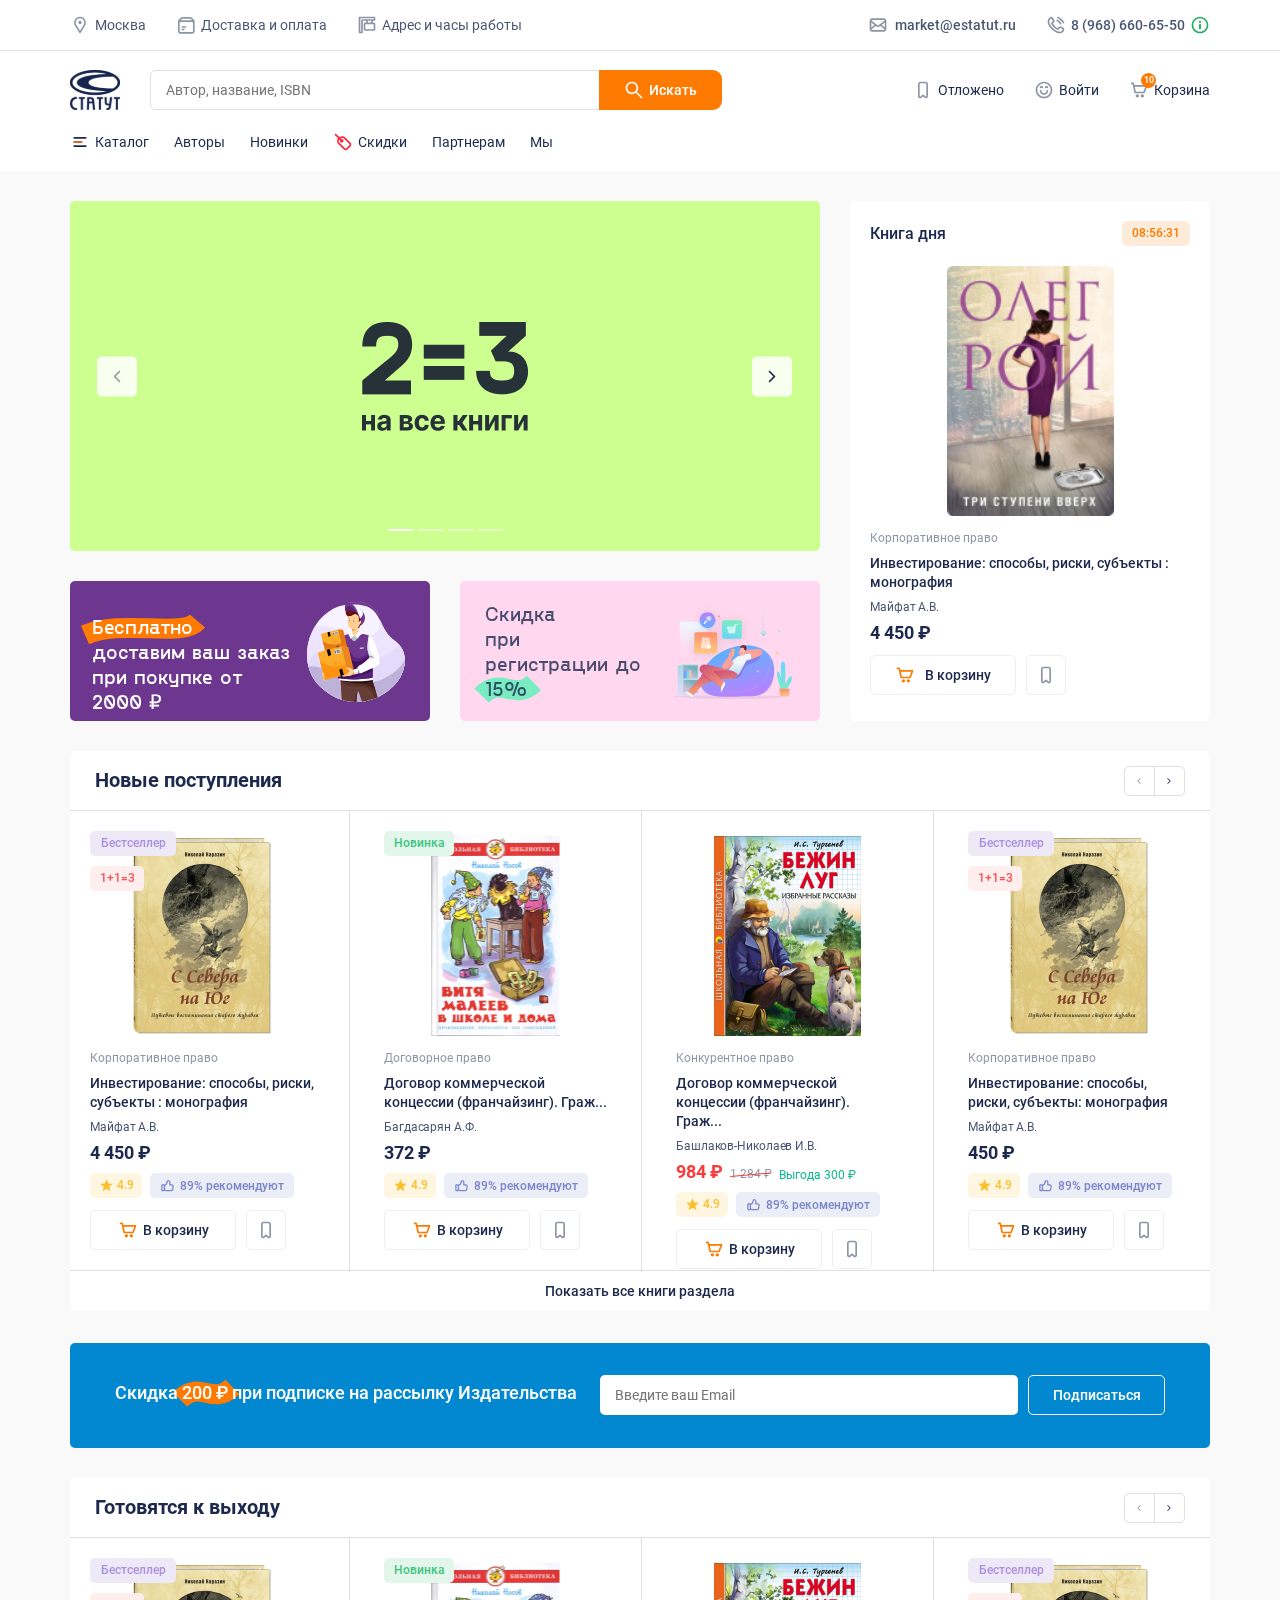
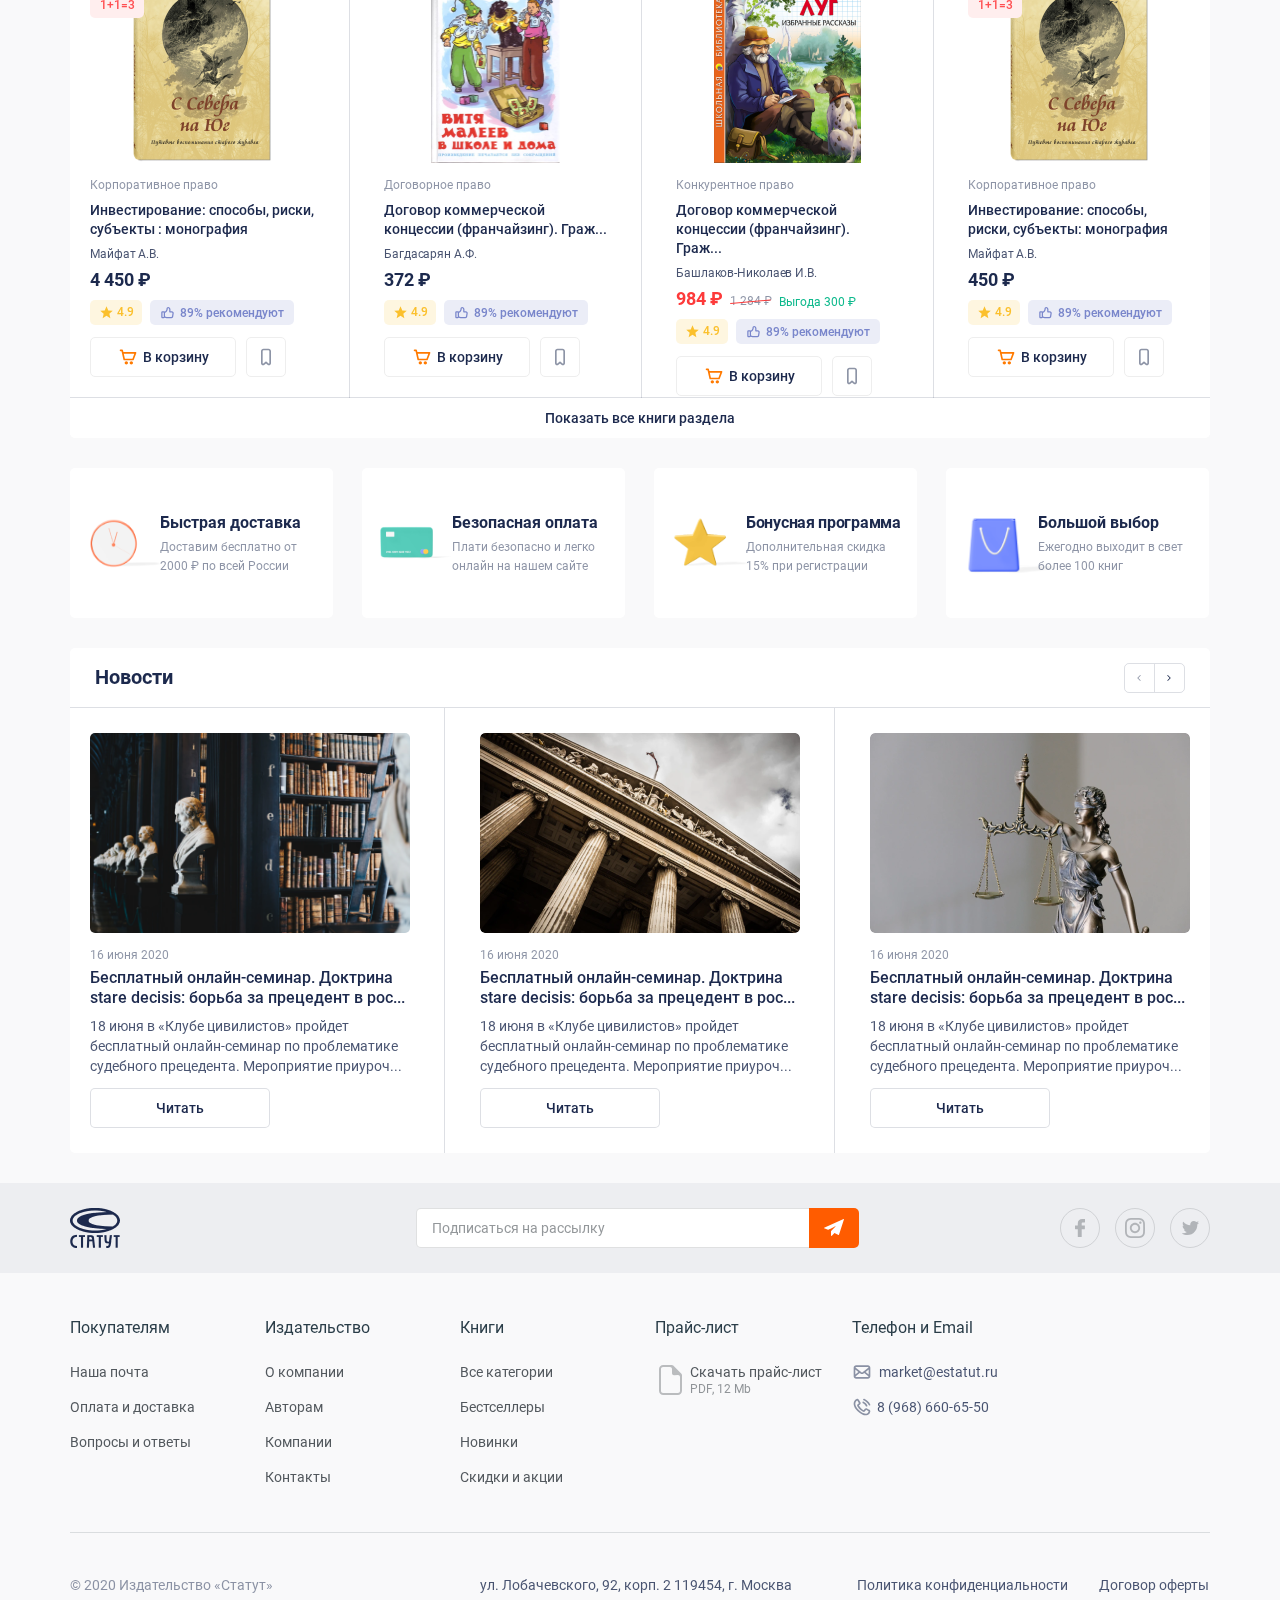
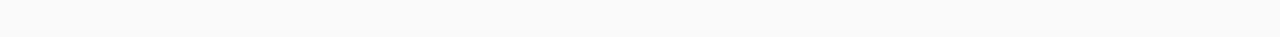
<file: pages/index.html>
<!DOCTYPE html>
	<html>

	<head>
		<!--[if IE 6]>		<html id="section-reco_main" class="nojs ie6 ieb7 ieb8 ieb9 ieb10 split1 nosplit5 platform-PC platform-notouch"><![endif]-->
		<!--[if IE 7]>		<html id="section-reco_main" class="nojs iea6 ie7 ieb8 ieb9 ieb10 split1 nosplit5 platform-PC platform-notouch"><![endif]-->
		<!--[if IE 8]>		<html id="section-reco_main" class="nojs iea6 iea7 ie8 ieb9 ieb10 split1 nosplit5 platform-PC platform-notouch"><![endif]-->
		<!--[if IE 9]>		<html id="section-reco_main" class="nojs iea6 iea7 iea8 ie9 ieb10 split1 nosplit5 platform-PC platform-notouch"><![endif]-->
		<meta name="viewport" content="width=device-width">
		<meta name="MobileOptimized" content="320" />
		<meta name="HandheldFriendly" content="true" />
		<meta charset="utf-8">
		<meta name="viewport min-width=320px" content="min-width=320, initial-scale=1.0" />
		<link rel="stylesheet" type="text/css" href="./style.css">
		<!--[if lt IE 9]>
		<script src="//cdnjs.cloudflare.com/ajax/libs/html5shiv/r29/html5.min.js"></script>
	<![endif]-->
		<title>index</title>
	</head>

	<body>
		<header class="header">
			<div class="header__section header__section--top">
				<ul>
					<li>
						<button>
							<svg width="20" height="20" viewBox="0 0 20 20" fill="none" xmlns="http://www.w3.org/2000/svg">
								<path fill-rule="evenodd" clip-rule="evenodd" d="M13.5842 9.87939L9.99984 15.7917L6.41545 9.87939C4.67691 7.01172 6.69686 3.30909 9.99984 3.30909C13.3028 3.30909 15.3228 7.01172 13.5842 9.87939ZM5.04781 10.7439C2.64593 6.78205 5.4366 1.66667 9.99984 1.66667C14.5631 1.66667 17.3537 6.78205 14.9519 10.7439L10.5354 18.0287C10.2892 18.4349 9.71052 18.4349 9.46426 18.0287L5.04781 10.7439ZM10 5.77272C9.11166 5.77272 8.39152 6.50806 8.39152 7.41515C8.39152 8.32223 9.11166 9.05757 10 9.05757C10.8883 9.05757 11.6085 8.32223 11.6085 7.41515C11.6085 6.50806 10.8883 5.77272 10 5.77272Z" fill="#1C294D" fill-opacity="0.5" />
							</svg>
							<a>Москва</a>
						</button>
					</li>
					<li>
						<button>
							<svg width="20" height="20" viewBox="0 0 20 20" fill="none" xmlns="http://www.w3.org/2000/svg">
								<path fill-rule="evenodd" clip-rule="evenodd" d="M14.1548 2H6.51185C5.8488 2 5.21292 2.26339 4.74408 2.73223L2.73223 4.74408C2.26339 5.21292 2 5.8488 2 6.51184V7.83333V16.1667C2 17.5474 3.11929 18.6667 4.5 18.6667H16.1667C17.5474 18.6667 18.6667 17.5474 18.6667 16.1667V7.83333V6.51185C18.6667 5.8488 18.4033 5.21292 17.9344 4.74408L15.9226 2.73223C15.4537 2.26339 14.8179 2 14.1548 2ZM16.1667 5.33333L14.7441 3.91074C14.5878 3.75446 14.3758 3.66667 14.1548 3.66667H6.51185C6.29083 3.66667 6.07887 3.75446 5.92259 3.91074L4.5 5.33333H16.1667ZM3.66667 7.83333V16.1667C3.66667 16.6269 4.03976 17 4.5 17H16.1667C16.6269 17 17 16.6269 17 16.1667V7.83333C17 7.3731 16.6269 7 16.1667 7H4.5C4.03976 7 3.66667 7.3731 3.66667 7.83333ZM5.33333 14.5C5.33333 14.0398 5.70643 13.6667 6.16667 13.6667H7.83333C8.29357 13.6667 8.66667 14.0398 8.66667 14.5C8.66667 14.9602 8.29357 15.3333 7.83333 15.3333H6.16667C5.70643 15.3333 5.33333 14.9602 5.33333 14.5ZM6.16667 11.1667C5.70643 11.1667 5.33333 11.5398 5.33333 12C5.33333 12.4602 5.70643 12.8333 6.16667 12.8333H9.5C9.96024 12.8333 10.3333 12.4602 10.3333 12C10.3333 11.5398 9.96024 11.1667 9.5 11.1667H6.16667Z" fill="#1C294D" fill-opacity="0.5" />
							</svg>
							<a>Доставка и оплата</a>
						</button>
					</li>
					<li>
						<button>
							<svg width="20" height="20" viewBox="0 0 20 20" fill="none" xmlns="http://www.w3.org/2000/svg">
								<path fill-rule="evenodd" clip-rule="evenodd" d="M2.49984 1.66667C2.0396 1.66667 1.6665 2.03976 1.6665 2.5V17.5C1.6665 17.9602 2.0396 18.3333 2.49984 18.3333H4.99984C5.46007 18.3333 5.83317 17.9602 5.83317 17.5V5.83333H9.1665V7.5H8.33317C7.4127 7.5 6.6665 8.24619 6.6665 9.16667V14.1667C6.6665 15.0871 7.4127 15.8333 8.33317 15.8333H16.6665C17.587 15.8333 18.3332 15.0871 18.3332 14.1667V9.16667C18.3332 8.24619 17.587 7.5 16.6665 7.5H15.8332V5.83333H17.4998C17.9601 5.83333 18.3332 5.46024 18.3332 5V2.5C18.3332 2.03976 17.9601 1.66667 17.4998 1.66667H2.49984ZM14.9998 4.16667H16.6665V3.33333H3.33317V16.6667H4.1665V5C4.1665 4.53976 4.5396 4.16667 4.99984 4.16667H9.99984H14.9998ZM14.1665 5.83333V7.5H10.8332V5.83333H14.1665ZM9.99984 14.1667H14.9998H16.6665V12.5V10.8333V9.16667H14.9998H9.99984H8.33317V10.8333V12.5V14.1667H9.99984Z" fill="#1C294D" fill-opacity="0.5" />
							</svg>
							<a>Адрес и часы работы</a>
						</button>
					</li>
				</ul>


				<ul>
					<li>
						<div>
							<svg width="22" height="20" viewBox="0 0 22 20" fill="none" xmlns="http://www.w3.org/2000/svg">
								<path fill-rule="evenodd" clip-rule="evenodd" d="M4.1665 3.33333C2.78579 3.33333 1.6665 4.45262 1.6665 5.83333V14.1667C1.6665 15.5474 2.78579 16.6667 4.1665 16.6667H15.8332C17.2139 16.6667 18.3332 15.5474 18.3332 14.1667V5.83333C18.3332 4.45262 17.2139 3.33333 15.8332 3.33333H4.1665ZM3.40927 5.48495C3.54118 5.19869 3.83064 5 4.1665 5H15.8332C16.169 5 16.4585 5.19869 16.5904 5.48495L10.5115 10.213C10.2105 10.4471 9.78915 10.4471 9.48822 10.213L3.40927 5.48495ZM3.33317 7.5372V12.3875L6.34368 9.87871L3.33317 7.5372ZM3.40225 14.4994C3.53071 14.794 3.82456 15 4.1665 15H15.8332C16.1751 15 16.469 14.794 16.5974 14.4994L12.3094 10.9261L11.5347 11.5286C10.6319 12.2308 9.36776 12.2308 8.46499 11.5286L7.69028 10.9261L3.40225 14.4994ZM16.6665 12.3875V7.5372L13.656 9.87871L16.6665 12.3875Z" fill="#1C294D" fill-opacity="0.5" />
							</svg>
							<a href="mailto:market@estatut.ru">market@estatut.ru</a>
						</div>
					</li>
					<li>
						<div>
							<svg width="20" height="20" viewBox="0 0 20 20" fill="none" xmlns="http://www.w3.org/2000/svg">
								<path fill-rule="evenodd" clip-rule="evenodd" d="M5.2481 3.49736L5.24866 3.49806L5.2481 3.49736ZM5.28393 3.55363L6.95438 6.18575C6.75252 6.37526 6.53235 6.56298 6.29539 6.765C6.09173 6.93864 5.87567 7.12284 5.64819 7.32784C5.08439 7.83593 4.97549 8.6531 5.34038 9.28906C7.26992 12.652 9.90167 14.1822 11.0793 14.7316C11.7887 15.0626 12.5595 14.8014 12.9886 14.2605L14.1445 12.8034C14.1445 12.8034 14.1455 12.8025 14.1472 12.8022C14.149 12.8019 14.1522 12.8022 14.1522 12.8022C14.1522 12.8022 14.1547 12.8028 14.1571 12.8043C14.8307 13.216 15.7704 13.7754 16.6336 14.2491C16.4786 15.176 16.1224 15.7159 15.7298 16.046C15.3175 16.3926 14.7843 16.5751 14.1896 16.6409C13.0022 16.7724 11.7967 16.4157 11.5294 16.3288C11.2344 16.1794 9.61696 15.3363 7.889 13.97C6.10719 12.5612 4.32053 10.6837 3.63722 8.53028C3.13784 6.95652 3.32614 5.84907 3.71865 5.08517C4.09809 4.3467 4.71212 3.84548 5.28393 3.55363ZM4.67966 1.99584C5.46686 1.62609 6.28086 2.0116 6.66001 2.60903L8.40753 5.36261C8.76082 5.91928 8.78504 6.73306 8.2107 7.29053C7.96455 7.52944 7.62209 7.82309 7.30342 8.09634C7.12849 8.24633 6.96073 8.39018 6.82 8.51546C8.48066 11.3791 10.7009 12.704 11.7106 13.1884L12.8347 11.7715C13.3654 11.1025 14.3104 10.9461 15.03 11.3859C15.6957 11.7928 16.616 12.3404 17.45 12.7976C18.0062 13.1026 18.404 13.7383 18.2913 14.4561C18.0889 15.7453 17.56 16.6842 16.8064 17.3178C16.0654 17.9408 15.1826 18.2051 14.374 18.2946C12.7835 18.4708 11.2622 17.9938 10.9844 17.9017C10.914 17.8784 10.8557 17.8538 10.7929 17.8222C10.4947 17.6722 8.73712 16.7646 6.85124 15.2735C4.98497 13.7979 2.88027 11.6634 2.04527 9.03196C1.43192 7.09904 1.61336 5.53179 2.23249 4.32682C2.84078 3.14297 3.82586 2.39686 4.67966 1.99584Z" fill="#1C294D" fill-opacity="0.5" />
								<path fill-rule="evenodd" clip-rule="evenodd" d="M12.2586 1.74268C11.8396 1.55105 11.344 1.73424 11.1517 2.15184C10.9594 2.56944 11.1432 3.06332 11.5623 3.25495C13.5009 4.1415 15.7199 5.80827 16.7338 8.1083C16.9193 8.52896 17.4118 8.72016 17.8339 8.53535C18.256 8.35054 18.4479 7.85971 18.2625 7.43904C17.0239 4.62955 14.4059 2.72464 12.2586 1.74268ZM11.6405 4.69419C11.2282 4.48871 10.7267 4.65528 10.5205 5.06625C10.3143 5.47721 10.4815 5.97694 10.8938 6.18242C11.6783 6.5733 12.2212 6.94165 12.6596 7.37849C13.0979 7.81533 13.4676 8.35638 13.8598 9.13814C14.066 9.54911 14.5675 9.71568 14.9798 9.5102C15.3922 9.30472 15.5594 8.80499 15.3532 8.39403C14.9106 7.5119 14.4454 6.80503 13.8402 6.20194C13.235 5.59885 12.5257 5.13525 11.6405 4.69419Z" fill="#1C294D" fill-opacity="0.5" />
							</svg>
							<a href="tel:8 (968) 660-65-50">8 (968) 660-65-50</a>
							<svg width="20" height="20" viewBox="0 0 20 20" fill="none" xmlns="http://www.w3.org/2000/svg">
								<path fill-rule="evenodd" clip-rule="evenodd" d="M9.99984 18.3333C5.39746 18.3333 1.6665 14.6024 1.6665 10C1.6665 5.39764 5.39746 1.66668 9.99984 1.66668C14.6022 1.66668 18.3332 5.39764 18.3332 10C18.3332 14.6024 14.6022 18.3333 9.99984 18.3333ZM9.99984 3.33335C6.31794 3.33335 3.33317 6.31811 3.33317 10C3.33317 13.6819 6.31794 16.6667 9.99984 16.6667C13.6817 16.6667 16.6665 13.6819 16.6665 10C16.6665 6.31811 13.6817 3.33335 9.99984 3.33335ZM9.99984 8.95835C10.5751 8.95835 11.0415 9.42472 11.0415 10V13.3333C11.0415 13.9086 10.5751 14.375 9.99984 14.375C9.42454 14.375 8.95817 13.9086 8.95817 13.3333V10C8.95817 9.42472 9.42454 8.95835 9.99984 8.95835ZM9.99984 5.83335C9.42454 5.83335 8.95817 6.29972 8.95817 6.87501C8.95817 7.45031 9.42454 7.91668 9.99984 7.91668C10.5751 7.91668 11.0415 7.45031 11.0415 6.87501C11.0415 6.29972 10.5751 5.83335 9.99984 5.83335Z" fill="#27AE60" />
							</svg>
						</div>
					</li>
				</ul>
			</div>
			<hr class="header__hr">

			<div class="header__section header__section--bottom">
				<section class="header__top">
					<div class="header__left">
						<svg min-width="50" height="40" class="logoDesktop" viewBox="0 0 50 40" fill="none" xmlns="http://www.w3.org/2000/svg" xmlns:xlink="http://www.w3.org/1999/xlink">
							<rect width="50" height="40" fill="url(#pattern0)" />
							<defs>
								<pattern id="pattern0" patternContentUnits="objectBoundingBox" width="1" height="1">
									<use xlink:href="#image0_214_8" transform="translate(0 -0.00163983) scale(0.000596303 0.000745379)" />
								</pattern>
								<image id="image0_214_8" width="1677" height="1346" xlink:href="[data-uri]" />
							</defs>
						</svg>

						<div>
							<input type="search" name="search" placeholder="Автор, название, ISBN">

							<button>
								<svg width="20" height="20" viewBox="0 0 20 20" fill="none" xmlns="http://www.w3.org/2000/svg">
									<path fill-rule="evenodd" clip-rule="evenodd" d="M1.66683 7.91666C1.66683 11.3684 4.46505 14.1667 7.91683 14.1667C9.35986 14.1667 10.6887 13.6776 11.7466 12.8562C11.7864 12.9405 11.8412 13.0195 11.9109 13.0893L16.9109 18.0893C17.2363 18.4147 17.764 18.4147 18.0894 18.0893C18.4149 17.7638 18.4149 17.2362 18.0894 16.9107L13.0894 11.9107C13.0197 11.841 12.9407 11.7862 12.8564 11.7464C13.6778 10.6885 14.1668 9.3597 14.1668 7.91666C14.1668 4.46488 11.3686 1.66666 7.91683 1.66666C4.46505 1.66666 1.66683 4.46488 1.66683 7.91666ZM3.3335 7.91666C3.3335 5.38536 5.38552 3.33333 7.91683 3.33333C10.4481 3.33333 12.5002 5.38536 12.5002 7.91666C12.5002 10.448 10.4481 12.5 7.91683 12.5C5.38552 12.5 3.3335 10.448 3.3335 7.91666Z" fill="white" />
								</svg>
								<p>Искать</p>
							</button>
						</div>
					</div>


					<div class="header__bottom--buttons">
						<button>
							<svg width="20" height="20" viewBox="0 0 20 20" fill="none" xmlns="http://www.w3.org/2000/svg">
								<path fill-rule="evenodd" clip-rule="evenodd" d="M6.66667 4.18147C6.66667 3.71851 7.03976 3.3432 7.5 3.3432H12.5C12.9602 3.3432 13.3333 3.71851 13.3333 4.18147V16.2335C13.3333 16.5964 12.9061 16.7878 12.6379 16.5451L10.5575 14.6616C10.2405 14.3747 9.75945 14.3747 9.44253 14.6616L7.36207 16.5451C7.09393 16.7878 6.66667 16.5964 6.66667 16.2335V4.18147ZM7.5 1.66666H12.5C13.8807 1.66666 15 2.79258 15 4.18147V16.2335C15 18.0479 12.8637 19.005 11.523 17.7912L10 16.4124L8.47701 17.7912C7.13633 19.005 5 18.0479 5 16.2335V4.18147C5 2.79258 6.11929 1.66666 7.5 1.66666Z" fill="#1C294D" fill-opacity="0.5" />
							</svg>
							<p>Отложено</p>
						</button>

						<button>
							<svg width="20" height="20" viewBox="0 0 20 20" fill="none" xmlns="http://www.w3.org/2000/svg">
								<path fill-rule="evenodd" clip-rule="evenodd" d="M1.6665 10C1.6665 14.6024 5.39746 18.3333 9.99984 18.3333C14.6022 18.3333 18.3332 14.6024 18.3332 10C18.3332 5.39762 14.6022 1.66666 9.99984 1.66666C5.39746 1.66666 1.6665 5.39762 1.6665 10ZM3.33317 10C3.33317 6.3181 6.31794 3.33333 9.99984 3.33333C13.6817 3.33333 16.6665 6.3181 16.6665 10C16.6665 13.6819 13.6817 16.6667 9.99984 16.6667C6.31794 16.6667 3.33317 13.6819 3.33317 10ZM7.49984 10.8333C7.49984 10.3731 7.12674 10 6.6665 10C6.20627 10 5.83317 10.3731 5.83317 10.8333C5.83317 13.1345 7.69865 15 9.99984 15C12.301 15 14.1665 13.1345 14.1665 10.8333C14.1665 10.3731 13.7934 10 13.3332 10C12.8729 10 12.4998 10.3731 12.4998 10.8333C12.4998 12.214 11.3805 13.3333 9.99984 13.3333C8.61913 13.3333 7.49984 12.214 7.49984 10.8333ZM6.6665 8.33333C7.12674 8.33333 7.49984 7.96024 7.49984 7.5C7.49984 7.96024 7.87293 8.33333 8.33317 8.33333C8.79341 8.33333 9.1665 7.96024 9.1665 7.5C9.1665 6.57952 8.42031 5.83333 7.49984 5.83333C6.57936 5.83333 5.83317 6.57952 5.83317 7.5C5.83317 7.96024 6.20627 8.33333 6.6665 8.33333ZM12.4998 7.5C12.4998 7.96024 12.1267 8.33333 11.6665 8.33333C11.2063 8.33333 10.8332 7.96024 10.8332 7.5C10.8332 6.57952 11.5794 5.83333 12.4998 5.83333C13.4203 5.83333 14.1665 6.57952 14.1665 7.5C14.1665 7.96024 13.7934 8.33333 13.3332 8.33333C12.8729 8.33333 12.4998 7.96024 12.4998 7.5Z" fill="#1C294D" fill-opacity="0.5" />
							</svg>
							<p>Войти</p>
						</button>

						<button>
							<svg width="20" height="20" class="basketDesktop" viewBox="0 0 20 20" fill="none" xmlns="http://www.w3.org/2000/svg">
								<path fill-rule="evenodd" clip-rule="evenodd" d="M2.49984 2.5C2.0396 2.5 1.6665 2.8731 1.6665 3.33333C1.6665 3.79357 2.0396 4.16667 2.49984 4.16667V3.33333L2.49985 4.16667H2.49988H2.50001H2.50011H2.50024H2.50038H2.50054H2.50142H2.50265H2.50339H2.50379H2.50421H2.50612H2.50836H2.50897H2.5096H2.51093H2.54297H2.6626H3.07275H3.50131L5.43723 12.6847C5.53704 13.1239 5.96677 13.4025 6.40571 13.3186C6.45644 13.3283 6.5088 13.3333 6.56234 13.3333H14.9998C15.3472 13.3333 15.6581 13.1179 15.7801 12.7926L18.2801 6.12594C18.3761 5.87002 18.3405 5.58332 18.1848 5.35867C18.0291 5.13403 17.7732 5 17.4998 5H5.39988L4.97911 3.14865C4.89289 2.76924 4.55559 2.5 4.1665 2.5H3.07275H2.6626H2.54297H2.53788H2.53309H2.53194H2.53081H2.52861H2.52444H2.51704H2.51621H2.51539H2.5146H2.51382H2.51307H2.51233H2.51093H2.50612H2.50421H2.50379H2.50339H2.50265H2.50054H2.50024H2.50011H2.50001H2.49988H2.49985L2.49984 3.33333V2.5ZM5.77866 6.66667L6.91503 11.6667H14.4223L16.2973 6.66667H5.77866ZM8.33317 14.1667C7.4127 14.1667 6.6665 14.9129 6.6665 15.8333C6.6665 16.7538 7.4127 17.5 8.33317 17.5C9.25365 17.5 9.99984 16.7538 9.99984 15.8333C9.99984 14.9129 9.25365 14.1667 8.33317 14.1667ZM11.6665 15.8333C11.6665 14.9129 12.4127 14.1667 13.3332 14.1667C14.2536 14.1667 14.9998 14.9129 14.9998 15.8333C14.9998 16.7538 14.2536 17.5 13.3332 17.5C12.4127 17.5 11.6665 16.7538 11.6665 15.8333Z" fill="#1C294D" fill-opacity="0.5" />
							</svg>
							<p>Корзина</p>

							<div class="header__counter">
								<p>10</p>
							</div>
						</button>
					</div>
				</section>

				<section class="header__bottom-second">
					<ul>
						<li>
							<div>
								<svg class="header__burger" width="20" height="20" viewBox="0 0 20 20" fill="none" xmlns="http://www.w3.org/2000/svg">
									<path fill-rule="evenodd" clip-rule="evenodd" d="M3.3335 5.83333C3.3335 5.3731 3.70659 5 4.16683 5H15.8335C16.2937 5 16.6668 5.3731 16.6668 5.83333C16.6668 6.29357 16.2937 6.66667 15.8335 6.66667H4.16683C3.70659 6.66667 3.3335 6.29357 3.3335 5.83333ZM3.3335 10C3.3335 9.53976 3.70659 9.16667 4.16683 9.16667H11.6668C12.1271 9.16667 12.5002 9.53976 12.5002 10C12.5002 10.4602 12.1271 10.8333 11.6668 10.8333H4.16683C3.70659 10.8333 3.3335 10.4602 3.3335 10ZM4.16683 13.3333C3.70659 13.3333 3.3335 13.7064 3.3335 14.1667C3.3335 14.6269 3.70659 15 4.16683 15H15.8335C16.2937 15 16.6668 14.6269 16.6668 14.1667C16.6668 13.7064 16.2937 13.3333 15.8335 13.3333H4.16683Z" fill="#1C294D" />
									<path fill-rule="evenodd" clip-rule="evenodd" d="M3.33398 10C3.33398 9.53976 3.70708 9.16666 4.16732 9.16666H11.6673C12.1276 9.16666 12.5007 9.53976 12.5007 10C12.5007 10.4602 12.1276 10.8333 11.6673 10.8333H4.16732C3.70708 10.8333 3.33398 10.4602 3.33398 10Z" fill="#FC6E1D" />
								</svg>
								<a>Каталог</a>
							</div>
						</li>
						<li>
							<a>Авторы</a>
						</li>
						<li>
							<a>Новинки</a>
						</li>
						<li>
							<div>
								<svg width="20" height="20" viewBox="0 0 20 20" fill="none" xmlns="http://www.w3.org/2000/svg">
									<path fill-rule="evenodd" clip-rule="evenodd" d="M1.91807 1.91823C2.25349 1.58282 2.79732 1.58282 3.13274 1.91823L6.06376 4.84918C6.30825 4.73739 6.57309 4.66267 6.85095 4.63185L9.70843 4.31485C10.4863 4.22856 11.2612 4.50044 11.8146 5.05382L17.5785 10.8176C18.5847 11.8238 18.5847 13.4553 17.5785 14.4615L14.4612 17.5787C13.455 18.5849 11.8235 18.5849 10.8172 17.5787L4.82776 11.5893C4.22572 10.9873 3.95994 10.1268 4.11765 9.2901L4.60295 6.71551C4.64775 6.47781 4.72459 6.25231 4.82869 6.04342L1.91807 3.13287C1.58265 2.79746 1.58265 2.25365 1.91807 1.91823ZM7.03942 8.2541L6.21616 7.43085L5.80572 9.60828C5.75315 9.88716 5.84175 10.174 6.04243 10.3747L12.0319 16.364C12.3673 16.6994 12.9112 16.6994 13.2466 16.364L16.3638 13.2469C16.6992 12.9115 16.6992 12.3676 16.3638 12.0322L10.5999 6.26846C10.4154 6.084 10.1571 5.99337 9.89784 6.02213L7.50249 6.28787L8.27427 7.05964C8.88936 6.88473 9.5784 7.03941 10.0627 7.52366C10.7742 8.23518 10.7742 9.38878 10.0627 10.1003C9.35113 10.8118 8.1975 10.8118 7.48596 10.1003C6.98645 9.6008 6.8376 8.88344 7.03942 8.2541Z" fill="#FF283D" />
								</svg>
								<a>Скидки</a>
							</div>
						</li>
						<li>
							<a>Партнерам</a>
						</li>
						<li>
							<a>Мы</a>
						</li>
					</ul>
				</section>
			</div>



			<div class="header__section header__section--mobile">
				<svg class="header__burger" width="20" height="20" viewBox="0 0 20 20" fill="none" xmlns="http://www.w3.org/2000/svg">
					<path fill-rule="evenodd" clip-rule="evenodd" d="M3.3335 5.83333C3.3335 5.3731 3.70659 5 4.16683 5H15.8335C16.2937 5 16.6668 5.3731 16.6668 5.83333C16.6668 6.29357 16.2937 6.66667 15.8335 6.66667H4.16683C3.70659 6.66667 3.3335 6.29357 3.3335 5.83333ZM3.3335 10C3.3335 9.53976 3.70659 9.16667 4.16683 9.16667H11.6668C12.1271 9.16667 12.5002 9.53976 12.5002 10C12.5002 10.4602 12.1271 10.8333 11.6668 10.8333H4.16683C3.70659 10.8333 3.3335 10.4602 3.3335 10ZM4.16683 13.3333C3.70659 13.3333 3.3335 13.7064 3.3335 14.1667C3.3335 14.6269 3.70659 15 4.16683 15H15.8335C16.2937 15 16.6668 14.6269 16.6668 14.1667C16.6668 13.7064 16.2937 13.3333 15.8335 13.3333H4.16683Z" fill="#1C294D" />
					<path fill-rule="evenodd" clip-rule="evenodd" d="M3.33398 10C3.33398 9.53976 3.70708 9.16666 4.16732 9.16666H11.6673C12.1276 9.16666 12.5007 9.53976 12.5007 10C12.5007 10.4602 12.1276 10.8333 11.6673 10.8333H4.16732C3.70708 10.8333 3.33398 10.4602 3.33398 10Z" fill="#FC6E1D" />
				</svg>

				<picture class="header__logo">
					<source srcset="img/statutLogo.png" type="image/webp">
					<img src="img/statutLogo.png" alt="Logo">
				</picture>

				<div class="header__searchWrapper">
					<input type="search" name="search" placeholder="Что будем искать?" class="header__search">
					<svg class="header__loupeIcon" width="20" height="20" viewBox="0 0 20 20" fill="none" xmlns="http://www.w3.org/2000/svg">
						<path fill-rule="evenodd" clip-rule="evenodd" d="M1.66683 7.91667C1.66683 11.3684 4.46505 14.1667 7.91683 14.1667C9.35986 14.1667 10.6887 13.6776 11.7466 12.8562C11.7864 12.9405 11.8412 13.0195 11.9109 13.0893L16.9109 18.0893C17.2363 18.4147 17.764 18.4147 18.0894 18.0893C18.4149 17.7638 18.4149 17.2362 18.0894 16.9107L13.0894 11.9107C13.0197 11.841 12.9407 11.7862 12.8564 11.7464C13.6778 10.6885 14.1668 9.3597 14.1668 7.91667C14.1668 4.46489 11.3686 1.66667 7.91683 1.66667C4.46505 1.66667 1.66683 4.46489 1.66683 7.91667ZM3.3335 7.91667C3.3335 5.38536 5.38552 3.33333 7.91683 3.33333C10.4481 3.33333 12.5002 5.38536 12.5002 7.91667C12.5002 10.448 10.4481 12.5 7.91683 12.5C5.38552 12.5 3.3335 10.448 3.3335 7.91667Z" fill="#1C294D" fill-opacity="0.5" />
					</svg>
				</div>

				<div class="header__counter">
					<svg width="25" height="25" viewBox="0 0 25 25" fill="none" xmlns="http://www.w3.org/2000/svg">
						<path fill-rule="evenodd" clip-rule="evenodd" d="M3.12467 3.125C2.54938 3.125 2.08301 3.59137 2.08301 4.16667C2.08301 4.74196 2.54938 5.20833 3.12467 5.20833V4.16667L3.12469 5.20833H3.12473H3.1249H3.12502H3.12517H3.12535H3.12556H3.12666H3.12819H3.12911H3.12962H3.13014H3.13252H3.13532H3.13609H3.13688H3.13853H3.17859H3.32812H3.84082H4.37652L6.79641 15.8559C6.92118 16.4048 7.45834 16.7531 8.00701 16.6483C8.07042 16.6604 8.13587 16.6667 8.2028 16.6667H18.7497C19.1839 16.6667 19.5726 16.3973 19.725 15.9908L22.85 7.65742C22.97 7.33753 22.9254 6.97915 22.7308 6.69834C22.5362 6.41753 22.2163 6.25 21.8747 6.25H6.74972L6.22377 3.93581C6.11598 3.46155 5.69436 3.125 5.20801 3.125H3.84082H3.32812H3.17859H3.17223H3.16624H3.16481H3.1634H3.16064H3.15543H3.14618H3.14514H3.14412H3.14312H3.14216H3.14121H3.14029H3.13853H3.13252H3.13014H3.12962H3.12911H3.12819H3.12556H3.12517H3.12502H3.1249H3.12473H3.12469L3.12467 4.16667V3.125ZM7.22321 8.33333L8.64366 14.5833H18.0278L20.3715 8.33333H7.22321ZM10.4163 17.7083C9.26575 17.7083 8.33301 18.6411 8.33301 19.7917C8.33301 20.9423 9.26575 21.875 10.4163 21.875C11.5669 21.875 12.4997 20.9423 12.4997 19.7917C12.4997 18.6411 11.5669 17.7083 10.4163 17.7083ZM14.583 19.7917C14.583 18.6411 15.5157 17.7083 16.6663 17.7083C17.8169 17.7083 18.7497 18.6411 18.7497 19.7917C18.7497 20.9423 17.8169 21.875 16.6663 21.875C15.5157 21.875 14.583 20.9423 14.583 19.7917Z" fill="#1C294D" fill-opacity="0.5" />
					</svg>

					<div>
						<p>10</p>
					</div>
				</div>
				</svg>

			</div>
		</header>




		<section class="banners__banners">
			<div class="banners__banner--first">
				<ul class="banners__slider-canvas">
					<li>
						<picture>
							<source srcset="img/firstImg.png" type="image/webp">
							<img src="img/firstImg.png" alt="firstImg">
						</picture>
					</li>
					<li>
						<picture>
							<source srcset="img/firstImg.png" type="image/webp">
							<img src="img/firstImg.png" alt="firstImg">
						</picture>
					</li>
					<li>
						<picture>
							<source srcset="img/firstImg.png" type="image/webp">
							<img src="img/firstImg.png" alt="firstImg">
						</picture>
					</li>
					<li>
						<picture>
							<source srcset="img/firstImg.png" type="image/webp">
							<img src="img/firstImg.png" alt="firstImg">
						</picture>
					</li>
				</ul>

				<div class="banners__buttons">
					<button onclick="o2.banners.setCurrent(0); o2.banners.setBar(0, $('.banners__navbar--elem'))">
						<svg width="20" height="20" viewBox="0 0 20 20" fill="none" xmlns="http://www.w3.org/2000/svg">
							<path fill-rule="evenodd" clip-rule="evenodd" d="M13.0894 4.41073C12.764 4.0853 12.2363 4.0853 11.9109 4.41073L6.91091 9.41074C6.58547 9.73617 6.58547 10.2638 6.91091 10.5892L11.9109 15.5892C12.2363 15.9147 12.764 15.9147 13.0894 15.5892C13.4149 15.2638 13.4149 14.7362 13.0894 14.4107L8.67867 9.99999L13.0894 5.58925C13.4149 5.26381 13.4149 4.73617 13.0894 4.41073Z" fill="#2A3D48" fill-opacity="0.5" />
						</svg>
					</button>
					<button onclick="o2.banners.setCurrent(1); o2.banners.setBar(1, $('.banners__navbar--elem'))">
						<svg width="20" height="20" viewBox="0 0 20 20" fill="none" xmlns="http://www.w3.org/2000/svg">
							<path fill-rule="evenodd" clip-rule="evenodd" d="M6.91058 4.41073C7.23602 4.0853 7.76366 4.0853 8.08909 4.41073L13.0891 9.41074C13.4145 9.73617 13.4145 10.2638 13.0891 10.5892L8.08909 15.5892C7.76366 15.9147 7.23602 15.9147 6.91058 15.5892C6.58514 15.2638 6.58514 14.7362 6.91058 14.4107L11.3213 9.99999L6.91058 5.58925C6.58514 5.26381 6.58514 4.73617 6.91058 4.41073Z" fill="#1C294D" />
						</svg>
					</button>
				</div>


				<ul class="banners__navbar">
					<li class="banners__navbar--elem banners__navbar--elem--active"></li>
					<li class="banners__navbar--elem"></li>
					<li class="banners__navbar--elem"></li>
					<li class="banners__navbar--elem"></li>
				</ul>
			</div>


			<div class="banners__banner--second">
				<div>
					<h3>Книга дня</h3>
					<span>
						<p>08:56:31</p>
					</span>
				</div>

				<picture class="banners__oleg-book">
					<source srcset="img/olegBook.png" type="image/webp">
					<img src="img/olegBook.png" alt="olegBook">
				</picture>

				<p class="banners__description--first">Корпоративное право</p>
				<p class="banners__description--second">Инвестирование: способы, риски, субъекты : монография</p>
				<p class="banners__description--third">Майфат А.В.</p>
				<p class="banners__description--fourth">4 450 ₽</p>

				<ul>
					<button>
						<svg width="20" height="20" viewBox="0 0 20 20" fill="none" xmlns="http://www.w3.org/2000/svg">
							<path fill-rule="evenodd" clip-rule="evenodd" d="M2.49984 2.5C2.0396 2.5 1.6665 2.8731 1.6665 3.33333C1.6665 3.79357 2.0396 4.16667 2.49984 4.16667V3.33333L2.49985 4.16667H2.49988H2.50001H2.50011H2.50024H2.50038H2.50054H2.50142H2.50265H2.50339H2.50379H2.50421H2.50612H2.50836H2.50897H2.5096H2.51093H2.54297H2.6626H3.07275H3.50131L5.43723 12.6847C5.53704 13.1239 5.96677 13.4025 6.40571 13.3186C6.45644 13.3283 6.5088 13.3333 6.56234 13.3333H14.9998C15.3472 13.3333 15.6581 13.1179 15.7801 12.7926L18.2801 6.12594C18.3761 5.87002 18.3405 5.58332 18.1848 5.35867C18.0291 5.13403 17.7732 5 17.4998 5H5.39988L4.97911 3.14865C4.89289 2.76924 4.55559 2.5 4.1665 2.5H3.07275H2.6626H2.54297H2.53788H2.53309H2.53194H2.53081H2.52861H2.52444H2.51704H2.51621H2.51539H2.5146H2.51382H2.51307H2.51233H2.51093H2.50612H2.50421H2.50379H2.50339H2.50265H2.50054H2.50024H2.50011H2.50001H2.49988H2.49985L2.49984 3.33333V2.5ZM5.77866 6.66667L6.91503 11.6667H14.4223L16.2973 6.66667H5.77866ZM8.33317 14.1667C7.4127 14.1667 6.6665 14.9129 6.6665 15.8333C6.6665 16.7538 7.4127 17.5 8.33317 17.5C9.25365 17.5 9.99984 16.7538 9.99984 15.8333C9.99984 14.9129 9.25365 14.1667 8.33317 14.1667ZM11.6665 15.8333C11.6665 14.9129 12.4127 14.1667 13.3332 14.1667C14.2536 14.1667 14.9998 14.9129 14.9998 15.8333C14.9998 16.7538 14.2536 17.5 13.3332 17.5C12.4127 17.5 11.6665 16.7538 11.6665 15.8333Z" fill="#FF7A00" />
						</svg>
						<p>В корзину</p>
					</button>
					<button>
						<svg width="20" height="20" viewBox="0 0 20 20" fill="none" xmlns="http://www.w3.org/2000/svg">
							<path fill-rule="evenodd" clip-rule="evenodd" d="M6.66667 4.1815C6.66667 3.71853 7.03976 3.34323 7.5 3.34323H12.5C12.9602 3.34323 13.3333 3.71853 13.3333 4.1815V16.2336C13.3333 16.5964 12.9061 16.7879 12.6379 16.5451L10.5575 14.6616C10.2405 14.3747 9.75945 14.3747 9.44253 14.6616L7.36207 16.5451C7.09393 16.7879 6.66667 16.5964 6.66667 16.2336V4.1815ZM7.5 1.66669H12.5C13.8807 1.66669 15 2.79261 15 4.1815V16.2336C15 18.0479 12.8637 19.005 11.523 17.7913L10 16.4125L8.47701 17.7913C7.13633 19.005 5 18.0479 5 16.2336V4.1815C5 2.79261 6.11929 1.66669 7.5 1.66669Z" fill="#1C294D" fill-opacity="0.5" />
						</svg>
					</button>
				</ul>
			</div>


			<div class="banners__banner--third">
				<p>
					<span>Бесплатно</span> доставим ваш заказ при покупке от 2000 ₽
					<svg class="orange-ribbon" width="126" height="31" viewBox="0 0 126 31" fill="none" xmlns="http://www.w3.org/2000/svg">
						<path d="M5 21C42 4.5 102.5 24.5 117.5 7" stroke="#FF7A00" stroke-width="20" />
					</svg>
				</p>
				<svg class="deliveryMan" width="98" height="101" viewBox="0 0 98 101" fill="none" xmlns="http://www.w3.org/2000/svg">
					<path fill-rule="evenodd" clip-rule="evenodd" d="M97.7781 59.2927V59.4003C97.7781 59.4169 97.7781 59.4336 97.7781 59.4479C97.7781 59.5146 97.7781 59.5827 97.7781 59.6503V59.6593C97.7781 59.6884 97.7781 59.7169 97.7781 59.746C97.7781 59.8207 97.7753 59.8945 97.7729 59.9688C97.7729 60.0084 97.7729 60.0479 97.7695 60.0874C97.7662 60.1269 97.7695 60.1617 97.7662 60.1988C97.7662 60.2622 97.7619 60.326 97.7591 60.3893C97.7591 60.3993 97.7591 60.4098 97.7591 60.4198C97.7591 60.4298 97.7591 60.4307 97.7591 60.436C97.7553 60.5283 97.7505 60.6202 97.7457 60.7126L97.7424 60.784C97.7391 60.8464 97.7348 60.9093 97.731 60.9717C97.7272 61.034 97.7243 61.0869 97.7205 61.144C97.7069 61.3561 97.691 61.567 97.6729 61.7769V61.7769C97.6529 62.0045 97.6307 62.2307 97.6062 62.4554V62.4554C97.5894 62.605 97.5719 62.7543 97.5538 62.9035L97.5253 63.1273C97.4815 63.4606 97.4338 63.7916 97.3824 64.1201C97.3643 64.229 97.3461 64.3378 97.3277 64.4463C97.3153 64.5187 97.3029 64.5892 97.29 64.6635C97.2638 64.8063 97.2377 64.9492 97.21 65.092V65.092C97.1691 65.306 97.1264 65.5182 97.082 65.7287V65.7287C97.0524 65.8715 97.0219 66.0082 96.991 66.1477V66.1477C96.9434 66.3563 96.8958 66.562 96.8481 66.7667V66.7667C96.7656 67.1083 96.6796 67.4445 96.5901 67.7753C96.5186 68.0404 96.4451 68.3018 96.3696 68.5596C96.3321 68.6865 96.294 68.8135 96.2553 68.9405C96.1401 69.3214 96.0215 69.6933 95.8996 70.0562C95.8393 70.2375 95.778 70.4162 95.7158 70.5924C95.4691 71.2981 95.2144 71.9657 94.9615 72.588C94.9191 72.6909 94.8772 72.7933 94.8353 72.8942C94.8144 72.9452 94.7934 72.9952 94.772 73.0456C94.7307 73.145 94.689 73.2434 94.6468 73.3409C94.5423 73.584 94.4393 73.8189 94.3377 74.0456L94.2163 74.3123C94.0558 74.6632 93.8997 74.9913 93.7506 75.2956C93.6763 75.447 93.6038 75.5925 93.533 75.7322C93.4801 75.837 93.4292 75.9384 93.3782 76.036C93.3465 76.0995 93.3136 76.163 93.2797 76.2265L93.232 76.3179C93.2006 76.3784 93.1692 76.437 93.1392 76.4932C93.0916 76.5784 93.0501 76.6598 93.0078 76.737C92.9792 76.7884 92.9521 76.8384 92.9259 76.8865C92.8863 76.9589 92.8478 77.0293 92.8121 77.0908C92.7644 77.1765 92.7198 77.2549 92.6783 77.326C92.6478 77.3793 92.6192 77.4284 92.593 77.4731C92.5759 77.5031 92.5592 77.5308 92.5454 77.5569C92.5373 77.5698 92.5302 77.5827 92.523 77.595L92.4825 77.6612C92.4221 77.7626 92.3873 77.815 92.3873 77.815C87.4655 85.2353 79.7419 91.9009 70.5141 96.1579C69.5703 96.5931 68.6114 97.0026 67.6375 97.3864C63.5733 98.9859 59.2605 100.115 54.7978 100.645C53.0404 100.859 51.2725 100.977 49.5022 100.997C48.6086 101.006 47.7112 100.99 46.8099 100.95C42.6978 100.757 38.6281 100.031 34.7036 98.7878C27.6719 96.5645 20.6354 92.5699 13.9374 86.3672C13.8613 86.2972 13.7865 86.2272 13.7113 86.1562C13.6046 86.0572 13.4994 85.9567 13.3946 85.8567L13.3379 85.802C13.2392 85.7067 13.1411 85.6115 13.0437 85.5163V85.5163L13.0403 85.5124C13.0051 85.4777 12.9699 85.4439 12.9351 85.4086C12.8875 85.3648 12.8456 85.3205 12.8013 85.2767C12.757 85.2329 12.727 85.2029 12.6903 85.1658C12.6318 85.1077 12.5746 85.0491 12.517 84.9915C12.4818 84.9563 12.4475 84.9206 12.4127 84.8853C12.3318 84.8031 12.251 84.7204 12.1703 84.6372C12.0865 84.5496 12.0023 84.462 11.9189 84.3739C11.897 84.351 11.8751 84.3263 11.8542 84.3058L11.7637 84.2106C11.7037 84.1472 11.6446 84.0839 11.5851 84.0201C11.5604 83.9939 11.5375 83.9672 11.5113 83.9406L11.3508 83.7663L11.3408 83.7553C11.3361 83.7501 11.3304 83.7439 11.3256 83.7377C11.2666 83.6742 11.208 83.6107 11.1499 83.5473L11.0813 83.4706C11.0109 83.392 10.9385 83.3135 10.8709 83.2325C10.8528 83.213 10.8356 83.1925 10.8185 83.1735L10.7504 83.0958C10.6837 83.0197 10.6175 82.9435 10.5518 82.8673C10.5247 82.8363 10.4975 82.8049 10.4713 82.772C10.4056 82.6965 10.3407 82.6205 10.2766 82.5439L10.2428 82.504L10.2214 82.4787L10.1661 82.413C10.1275 82.3678 10.0899 82.323 10.0523 82.2773C10.0437 82.2673 10.0352 82.2563 10.0266 82.2459L9.97517 82.184L9.76755 81.933L9.59899 81.724L9.45089 81.5392L9.36661 81.4326L9.28852 81.334L9.28376 81.3273C9.22614 81.2549 9.16947 81.1845 9.11376 81.1092C9.08043 81.0673 9.04757 81.0249 9.01519 80.9826C8.94615 80.8926 8.87758 80.803 8.80901 80.7126L8.75663 80.6426C8.71377 80.5859 8.67139 80.5297 8.62901 80.4726C8.6152 80.4535 8.60044 80.4354 8.58663 80.4164L8.57139 80.3959C8.49425 80.2921 8.41854 80.1888 8.34283 80.085L8.33997 80.0807L8.3195 80.0531C8.24902 79.9578 8.1795 79.8597 8.11093 79.7631L8.06331 79.6926C8.00427 79.6102 7.94617 79.5274 7.8876 79.444L7.83998 79.375L7.79237 79.3059L7.66999 79.1293L7.64523 79.0926C7.57951 78.9974 7.5138 78.9021 7.44857 78.8036L7.34143 78.6426L7.25381 78.5117C7.24714 78.5017 7.24048 78.4907 7.23429 78.4807C7.2281 78.4707 7.21857 78.4579 7.21143 78.4464L7.12572 78.316L7.07572 78.2388L7.02524 78.1622L6.99858 78.1203C6.93667 78.025 6.87477 77.9269 6.81382 77.8307C6.74477 77.7222 6.67621 77.6126 6.60811 77.5036L6.58621 77.4684C6.54875 77.4077 6.51129 77.3469 6.47383 77.286C6.44288 77.2355 6.41193 77.1855 6.38145 77.135C6.25637 76.9287 6.1332 76.7224 6.01194 76.516L6.00765 76.5089L5.82385 76.1913C5.82385 76.1884 5.82099 76.1865 5.82004 76.1841C5.77242 76.1022 5.7248 76.0203 5.68004 75.9384L5.63242 75.8503C5.58957 75.7741 5.54671 75.697 5.50433 75.6203C5.48862 75.5932 5.47338 75.5656 5.45671 75.5384C5.431 75.4908 5.40576 75.4432 5.38052 75.3956C5.33672 75.3165 5.29386 75.2365 5.25148 75.1575C5.24005 75.1365 5.22815 75.1151 5.2172 75.0941C5.1872 75.0384 5.15767 74.9822 5.12815 74.9256L5.08577 74.8456L5.08148 74.838C5.05196 74.7827 5.02339 74.727 4.99434 74.6713C4.9653 74.6156 4.93625 74.5594 4.90768 74.5027C4.90768 74.497 4.90197 74.4913 4.89863 74.4851L4.86816 74.4265C4.85197 74.3956 4.83673 74.3642 4.82054 74.3313C4.79197 74.2746 4.76292 74.218 4.73483 74.1613L4.70721 74.107L4.56436 73.8213L4.39817 73.4794C4.34484 73.3685 4.29198 73.2571 4.2396 73.1461C4.22865 73.1232 4.2177 73.0985 4.2077 73.0775C4.19056 73.0394 4.17294 73.0023 4.15532 72.9642C4.1377 72.9261 4.1258 72.9013 4.11151 72.869C4.09722 72.8366 4.0877 72.8171 4.0758 72.7909C4.02818 72.6833 3.9777 72.5766 3.92913 72.469C3.92247 72.4528 3.91532 72.4371 3.90818 72.4214L3.82961 72.2447L3.76628 72.1018C3.72628 72.0109 3.68676 71.9204 3.64819 71.829C3.63628 71.8028 3.62533 71.7761 3.6139 71.7499C3.59486 71.7061 3.57676 71.6628 3.55819 71.6195C3.52867 71.55 3.49962 71.4795 3.4701 71.41C3.4703 71.4089 3.4703 71.4077 3.4701 71.4066C3.44089 71.3377 3.41232 71.2687 3.38439 71.1995L3.33248 71.0723C3.32153 71.0443 3.30963 71.0166 3.29867 70.9885C3.2582 70.8895 3.2182 70.79 3.17915 70.6909C3.15963 70.6433 3.14011 70.5928 3.12058 70.5428C3.09677 70.4805 3.07297 70.4181 3.0482 70.3557V70.3557C3.02678 70.3 3.00535 70.2443 2.9844 70.1881C2.97821 70.1733 2.97249 70.1586 2.96678 70.1438C2.92726 70.0409 2.88916 69.9381 2.85107 69.8348C2.82821 69.7729 2.80345 69.711 2.7825 69.649C2.73964 69.5322 2.69726 69.4152 2.65536 69.2981C2.65563 69.2964 2.65563 69.2946 2.65536 69.2929C2.61393 69.1762 2.5725 69.06 2.5325 68.9434C2.52393 68.9172 2.51441 68.891 2.50536 68.8653C2.47298 68.7729 2.44108 68.6805 2.41013 68.5881C2.39965 68.5557 2.38822 68.5234 2.37775 68.4929C2.37156 68.4753 2.36632 68.4577 2.36013 68.44C2.34822 68.4053 2.33727 68.371 2.32537 68.3362C2.31346 68.3015 2.30299 68.2681 2.29156 68.2334C2.26632 68.1581 2.24394 68.0834 2.2187 68.0081C2.20394 67.9643 2.19013 67.9201 2.17632 67.8762V67.8705C2.16823 67.8448 2.15966 67.8201 2.15204 67.7943C2.15204 67.7943 2.15204 67.7915 2.15204 67.7905C2.12728 67.711 2.10442 67.6315 2.07775 67.5524C2.07347 67.5415 2.07013 67.5296 2.0668 67.5186C2.04966 67.4634 2.03299 67.4082 2.01633 67.3529C1.99966 67.2977 1.98014 67.2353 1.96204 67.1763C1.9601 67.168 1.95772 67.1599 1.9549 67.152C1.93442 67.0825 1.91395 67.0134 1.89347 66.9434C1.873 66.8734 1.84919 66.7944 1.82776 66.7196C1.80062 66.6244 1.77395 66.5329 1.74776 66.4401C1.74395 66.4258 1.74014 66.4115 1.73586 66.3977C1.72729 66.3649 1.71776 66.3325 1.70872 66.2996C1.70443 66.2849 1.70014 66.2701 1.69633 66.2553C1.67967 66.1963 1.66348 66.1382 1.64872 66.0791L1.59539 65.8801C1.57919 65.8211 1.56348 65.762 1.54777 65.7025C1.5411 65.6768 1.53348 65.6506 1.52682 65.6244C1.50301 65.5344 1.4792 65.4449 1.45729 65.3549C1.43221 65.2555 1.40729 65.1563 1.38253 65.0573C1.35777 64.9582 1.33444 64.863 1.31254 64.7716C1.31254 64.7644 1.3092 64.7573 1.3073 64.7501C1.28968 64.6778 1.27301 64.6073 1.25539 64.5335C1.25254 64.5216 1.25016 64.5101 1.2473 64.4978C1.22825 64.4163 1.2092 64.3354 1.19111 64.254C1.17492 64.1849 1.15968 64.1149 1.14349 64.0459C1.1273 63.9768 1.11016 63.8968 1.09587 63.8221C1.07683 63.7373 1.05873 63.6521 1.04064 63.5668C1.03349 63.5325 1.02588 63.4973 1.01873 63.4621C0.986988 63.3119 0.956354 63.1618 0.926831 63.0116C0.921593 62.9864 0.916355 62.9611 0.911593 62.9368C0.906831 62.9126 0.904927 62.903 0.901594 62.8854C0.879689 62.7759 0.858579 62.6664 0.838262 62.5569C0.82731 62.5016 0.816834 62.4464 0.806834 62.3916C0.787469 62.2891 0.76874 62.1872 0.750645 62.0859C0.703027 61.814 0.655409 61.5426 0.612553 61.2697L0.603982 61.2193C0.600649 61.1988 0.597792 61.1778 0.594459 61.1574C0.562713 60.9558 0.532079 60.7539 0.502556 60.5517C0.481604 60.4088 0.461605 60.2617 0.441129 60.1169C0.401448 59.8265 0.364941 59.5355 0.331608 59.2441C0.298276 58.9527 0.266531 58.6616 0.236373 58.3708V58.3708C0.222087 58.2254 0.208596 58.0798 0.195898 57.9341C0.138121 57.2957 0.093678 56.6561 0.0625677 56.0151L0.0497109 55.7404C0.0233624 55.1547 0.00748978 54.5683 0.00209309 53.9814C-0.00425595 53.2954 0.00383908 52.6089 0.0263782 51.9219C0.0349494 51.6524 0.0454253 51.3819 0.0582821 51.1124V51.1124C0.0711389 50.8429 0.0863766 50.5724 0.103519 50.3029C0.120661 50.0334 0.139709 49.7634 0.161137 49.4934V49.4934C0.182088 49.2245 0.205421 48.9547 0.231135 48.6839V48.6839C0.269229 48.2801 0.312085 47.8766 0.359703 47.4734C0.375417 47.3392 0.392083 47.2049 0.407321 47.0706C0.416844 46.9954 0.426368 46.9201 0.436368 46.8449C0.469224 46.5897 0.504461 46.3354 0.541127 46.0801C0.565888 45.9106 0.591284 45.7409 0.617315 45.5711C0.682393 45.1467 0.753026 44.7234 0.829214 44.3011V44.3011C0.905085 43.8789 0.985877 43.4575 1.07159 43.0369C1.08873 42.9531 1.10603 42.869 1.12349 42.7845V42.7845C1.18698 42.4769 1.25365 42.1699 1.32349 41.8636C1.54189 40.8995 1.78649 39.9416 2.05728 38.9899C2.13283 38.7229 2.21077 38.4561 2.29108 38.1894C2.34441 38.0123 2.3987 37.8351 2.45393 37.658C2.53647 37.3929 2.62091 37.1283 2.70726 36.8642C3.53877 34.3283 4.55266 31.8559 5.74099 29.4663C5.88004 29.1857 6.02162 28.9068 6.16574 28.6297C6.52637 27.9354 6.90096 27.25 7.28952 26.5735C7.44476 26.3034 7.60237 26.0345 7.76237 25.7669C7.92236 25.4993 8.08474 25.2334 8.2495 24.9693C15.5736 13.1958 27.3071 4.5679 41.5343 3.59555C62.6809 2.1513 68.1127 9.50016 72.745 18.768V18.768C72.7978 18.8737 72.8511 18.9804 72.904 19.0875C73.1151 19.5135 73.3253 19.9421 73.5345 20.3732C74.6897 22.7541 75.8482 25.2374 77.2487 27.7063C77.5979 28.3228 77.9642 28.9381 78.3477 29.552V29.552C78.4429 29.7072 78.5413 29.8622 78.6429 30.0168C78.6862 30.0844 78.7296 30.1525 78.7743 30.2206C78.9172 30.4429 79.0662 30.6639 79.2162 30.8872V30.8872C79.2915 30.9977 79.3672 31.1077 79.4434 31.2182V31.2182C79.5519 31.3748 79.6619 31.5305 79.7734 31.6867C79.8248 31.7596 79.8772 31.8296 79.9305 31.9053C79.9975 31.9983 80.0654 32.0911 80.1343 32.1838C80.3432 32.4661 80.5575 32.7472 80.7771 33.0272C80.8622 33.1357 80.9482 33.244 81.0352 33.3519C81.1222 33.4598 81.2103 33.5681 81.2995 33.6767C81.3881 33.7848 81.4781 33.8924 81.5681 33.9995C81.6157 34.0533 81.659 34.1067 81.7052 34.1609C81.7966 34.2682 81.889 34.3751 81.9823 34.4814C82.0757 34.5874 82.17 34.6938 82.2652 34.8004V34.8004C82.3604 34.9068 82.4566 35.0127 82.5538 35.1181C82.749 35.3298 82.9479 35.5404 83.1504 35.7499C83.2518 35.8547 83.3552 35.959 83.458 36.0628C83.5875 36.1928 83.718 36.3218 83.8509 36.4509C83.9309 36.5294 84.0113 36.6066 84.0928 36.6842C85.1628 37.7034 86.2975 38.6525 87.4898 39.5256C87.6755 39.6614 87.8581 39.7982 88.0374 39.936C88.2168 40.0738 88.3934 40.2124 88.5674 40.3517L88.7403 40.4908L88.9107 40.6308C88.9674 40.6784 89.0236 40.726 89.0793 40.7736C89.3107 40.9676 89.5364 41.1627 89.7564 41.3588L89.894 41.4831C89.9467 41.5307 89.999 41.5784 90.0507 41.626C90.1025 41.6736 90.1543 41.7212 90.2064 41.7688L90.3597 41.9117C90.4107 41.9593 90.4612 42.0069 90.5112 42.0545L90.6612 42.1974L90.8088 42.3402C90.8564 42.3879 90.904 42.4355 90.9545 42.4864C91.005 42.5374 91.0497 42.5817 91.0973 42.6326C91.145 42.6836 91.1926 42.7279 91.2402 42.7793C91.3354 42.8745 91.4278 42.9755 91.5197 43.0736C91.5673 43.1212 91.6116 43.1721 91.6564 43.2217C91.7011 43.2712 91.7469 43.3202 91.7916 43.3702C91.9773 43.5753 92.158 43.7816 92.3335 43.9892C92.3849 44.0497 92.4354 44.1107 92.4864 44.1711C92.5797 44.2835 92.6717 44.3967 92.7625 44.5107L92.864 44.6383L92.8911 44.673C92.9387 44.734 92.9863 44.7945 93.034 44.8554L93.0463 44.8711C93.0506 44.8778 93.0559 44.884 93.0601 44.8897C93.0644 44.8954 93.0668 44.8987 93.0701 44.9026C93.1144 44.9597 93.1573 45.0168 93.2001 45.0735L93.2401 45.1273C93.2425 45.1299 93.2447 45.1326 93.2468 45.1354C93.2597 45.1535 93.273 45.1711 93.2863 45.1892L93.363 45.2925L93.4144 45.3635C93.4301 45.3844 93.4454 45.4059 93.462 45.4268C93.4863 45.4597 93.5097 45.4925 93.533 45.5249C93.5501 45.5483 93.5663 45.5725 93.5806 45.5954C93.5901 45.6087 93.5992 45.6216 93.6087 45.634C93.6358 45.673 93.6639 45.7121 93.6906 45.7511C93.6958 45.7597 93.7016 45.7673 93.7073 45.7749C93.7482 45.8349 93.7897 45.894 93.8297 45.9535L93.903 46.0601L93.9592 46.1444L94.003 46.2106L94.0815 46.3301C94.092 46.3468 94.1035 46.363 94.1139 46.3778C94.1196 46.3859 94.1244 46.3939 94.1301 46.402C94.1544 46.4406 94.1777 46.4792 94.2044 46.5178L94.2111 46.5282L94.2673 46.6168C94.2996 46.6673 94.3311 46.7182 94.3625 46.7687C94.3773 46.792 94.392 46.8163 94.4063 46.8397C94.4206 46.863 94.4406 46.8949 94.4568 46.922L94.5292 47.0406C94.5334 47.0477 94.5377 47.0558 94.5425 47.063L94.6425 47.2315C94.653 47.2501 94.6644 47.2687 94.6749 47.2868C94.7101 47.3473 94.7453 47.4073 94.7796 47.4677C94.7796 47.4677 94.7796 47.4677 94.7796 47.472L94.8006 47.5087L94.8063 47.5187C94.8415 47.5822 94.8764 47.6442 94.9111 47.7049L94.9282 47.7358C94.9663 47.8044 95.0041 47.8731 95.0415 47.942C95.0577 47.9715 95.073 48.0006 95.0891 48.0301C95.1053 48.0596 95.1206 48.0887 95.1368 48.1182C95.1434 48.131 95.151 48.1444 95.1577 48.1577C95.1644 48.171 95.1653 48.172 95.1691 48.1801C95.2044 48.2468 95.2396 48.3134 95.2734 48.3806C95.2829 48.3977 95.292 48.4158 95.3006 48.4329C95.3272 48.4853 95.3534 48.5377 95.3796 48.5906C95.3877 48.6063 95.3953 48.6225 95.4039 48.6382C95.4315 48.6939 95.4596 48.7501 95.4863 48.8063L95.5148 48.8644L95.5253 48.8858C95.5253 48.8886 95.5282 48.8915 95.5291 48.8944L95.5344 48.9048C95.5591 48.9577 95.5844 49.0101 95.6091 49.0629L95.6229 49.0915C95.6339 49.1163 95.6448 49.1391 95.6568 49.1653C95.6687 49.1915 95.6744 49.2024 95.6829 49.2215C95.6915 49.2405 95.7001 49.2591 95.7091 49.2782C95.7225 49.3086 95.7367 49.3396 95.751 49.3705C95.7519 49.3736 95.7532 49.3764 95.7548 49.3791C95.7691 49.4115 95.7839 49.4439 95.7977 49.4743C95.8072 49.4953 95.8167 49.5162 95.8253 49.5367C95.8339 49.5572 95.8406 49.5715 95.8482 49.5886C95.8558 49.6058 95.8596 49.6139 95.8648 49.6267L95.9282 49.7724C95.9386 49.7972 95.9486 49.8201 95.9586 49.8458C95.961 49.8505 95.9629 49.8558 95.9653 49.8605C95.9958 49.9334 96.0267 50.0072 96.0567 50.0805C96.0615 50.0924 96.0667 50.1048 96.072 50.1167C96.0872 50.1543 96.1025 50.1915 96.1172 50.2296C96.132 50.2677 96.1448 50.2972 96.1582 50.3315C96.1629 50.3448 96.1686 50.3586 96.1744 50.3724C96.1891 50.4115 96.2048 50.451 96.222 50.4905L96.2496 50.5643C96.2512 50.5676 96.2526 50.5709 96.2539 50.5743C96.2561 50.5796 96.2581 50.585 96.2596 50.5905C96.2691 50.6148 96.2786 50.6381 96.2882 50.6653C96.2977 50.6924 96.3039 50.7057 96.311 50.7267C96.3277 50.771 96.3444 50.8148 96.3586 50.8595C96.3653 50.8781 96.3729 50.8967 96.3796 50.9157C96.3896 50.9429 96.3996 50.971 96.4091 50.9986C96.4163 51.0176 96.4234 51.0372 96.4301 51.0567L96.4401 51.0857C96.4639 51.1529 96.4877 51.2205 96.511 51.2881C96.5124 51.2915 96.5135 51.295 96.5143 51.2986C96.5239 51.3252 96.5324 51.3519 96.542 51.3791L96.5729 51.4714C96.5801 51.4929 96.5872 51.5148 96.5948 51.5362C96.5991 51.5491 96.6029 51.5619 96.6072 51.5748C96.6115 51.5876 96.6139 51.5938 96.6167 51.6033C96.6167 51.6048 96.6167 51.6062 96.6167 51.6076C96.6305 51.6486 96.6429 51.689 96.6558 51.7295C96.6562 51.732 96.6562 51.7346 96.6558 51.7371C96.6591 51.7462 96.6624 51.7557 96.6653 51.7657L96.6701 51.7819C96.6758 51.7986 96.6815 51.8162 96.6862 51.8333C96.7067 51.8967 96.7267 51.9605 96.7462 52.0238L96.7577 52.0624C96.7767 52.1238 96.7953 52.1857 96.8129 52.2467L96.8329 52.3152C96.8515 52.3795 96.8696 52.4433 96.8881 52.5057C96.8924 52.5219 96.8977 52.5385 96.902 52.5533C96.92 52.6176 96.9377 52.6814 96.9548 52.7438C96.9767 52.8247 96.9977 52.9052 97.0186 52.9862C97.0367 53.0576 97.0553 53.129 97.0729 53.2004C97.0728 53.202 97.0728 53.2036 97.0729 53.2052C97.0858 53.2566 97.0981 53.3085 97.1105 53.3609C97.1105 53.3609 97.1105 53.3638 97.1105 53.3647C97.1153 53.3866 97.121 53.408 97.1253 53.43C97.1286 53.4428 97.1315 53.4557 97.1348 53.4685C97.1381 53.4814 97.1434 53.5038 97.1472 53.5209C97.1615 53.5842 97.1767 53.648 97.1905 53.7114V53.7114C97.2 53.7528 97.2091 53.7947 97.2177 53.8357C97.218 53.8372 97.218 53.8389 97.2177 53.8404C97.2253 53.8742 97.2324 53.909 97.24 53.9428L97.2434 53.9595C97.2505 53.9933 97.2577 54.0271 97.2643 54.0609C97.271 54.0947 97.2781 54.1266 97.2848 54.1599C97.2877 54.1718 97.29 54.1842 97.2919 54.1961C97.3029 54.2485 97.3134 54.3004 97.3234 54.3528C97.3291 54.3799 97.3338 54.408 97.3391 54.4352C97.3486 54.4828 97.3572 54.5304 97.3662 54.578C97.3705 54.6004 97.3748 54.6256 97.3786 54.6456C97.3881 54.6961 97.3967 54.7471 97.4057 54.7975C97.411 54.8256 97.4158 54.8542 97.4205 54.8818C97.4205 54.8947 97.4248 54.9075 97.4272 54.9204C97.4296 54.9332 97.431 54.9432 97.4324 54.9542C97.4377 54.9828 97.4424 55.0113 97.4472 55.0394C97.4538 55.0804 97.4605 55.1209 97.4667 55.1613C97.4696 55.1766 97.4715 55.1918 97.4738 55.209C97.4819 55.2623 97.4905 55.3161 97.4981 55.369C97.5034 55.399 97.5076 55.4289 97.5115 55.4585C97.5191 55.5061 97.5258 55.5537 97.5319 55.5985C97.5319 55.6147 97.5367 55.6308 97.5386 55.6461C97.5491 55.7218 97.5591 55.7975 97.5691 55.8737C97.5791 55.9499 97.5886 56.0256 97.5977 56.1018C97.6 56.1223 97.6024 56.1437 97.6048 56.1646C97.6143 56.2408 97.6224 56.3175 97.631 56.3932C97.6381 56.4608 97.6453 56.5284 97.6519 56.5965C97.6519 56.6013 97.6519 56.6065 97.6519 56.6113L97.6553 56.6413V56.6618C97.6676 56.7837 97.6781 56.9056 97.6881 57.0275C97.6919 57.0751 97.6962 57.1227 97.7 57.1737C97.7 57.2013 97.7043 57.2294 97.7062 57.2565C97.7081 57.2837 97.7105 57.3151 97.7129 57.3441C97.7162 57.3951 97.72 57.446 97.7229 57.4965C97.7231 57.4983 97.7231 57.5 97.7229 57.5018C97.7229 57.5237 97.7257 57.5451 97.7267 57.567C97.7291 57.5979 97.7305 57.6289 97.7324 57.6594C97.7353 57.7008 97.7372 57.7413 97.7391 57.7827C97.7391 57.7941 97.7391 57.806 97.7391 57.817C97.7429 57.8922 97.7467 57.9679 97.7495 58.0432L97.7543 58.157C97.7543 58.1774 97.7543 58.1974 97.7543 58.2174C97.7543 58.2374 97.7543 58.2598 97.7572 58.2813C97.7574 58.2838 97.7574 58.2863 97.7572 58.2889C97.7572 58.3441 97.761 58.3993 97.7619 58.4546C97.7629 58.5098 97.7648 58.5532 97.7657 58.6027C97.7667 58.6522 97.7686 58.7046 97.7691 58.7551V58.7589C97.7691 58.7898 97.7691 58.8198 97.7691 58.8503C97.7691 58.8976 97.7691 58.9443 97.7691 58.9903V59.0379C97.7781 59.1269 97.7791 59.2103 97.7781 59.2927Z" fill="#F6F2FF" />
					<path fill-rule="evenodd" clip-rule="evenodd" d="M97.7781 59.2931V59.4007C97.7781 59.4174 97.7781 59.4341 97.7781 59.4484C97.7781 59.515 97.7781 59.5831 97.7781 59.6507V59.6598C97.7781 59.6888 97.7781 59.7174 97.7781 59.7465C97.7781 59.8212 97.7753 59.895 97.7729 59.9693C97.7729 60.0088 97.7729 60.0484 97.7695 60.0879C97.7662 60.1274 97.7695 60.1622 97.7662 60.1993C97.7662 60.2626 97.7619 60.3264 97.7591 60.3898C97.7591 60.3998 97.7591 60.4102 97.7591 60.4202C97.7591 60.4302 97.7591 60.4312 97.7591 60.4364C97.7553 60.5288 97.7505 60.6207 97.7457 60.7131L97.7424 60.7845C97.7391 60.8469 97.7348 60.9098 97.731 60.9721C97.7272 61.0345 97.7243 61.0874 97.7205 61.1445C97.7068 61.3566 97.691 61.5675 97.6729 61.7774V61.7774C97.6529 62.005 97.6307 62.2312 97.6062 62.4559V62.4559C97.5894 62.6054 97.5719 62.7548 97.5538 62.904L97.5253 63.1278C97.4815 63.4611 97.4338 63.7921 97.3824 64.1206C97.3643 64.2295 97.3461 64.3382 97.3276 64.4468C97.3153 64.5192 97.3029 64.5897 97.29 64.6639C97.2638 64.8068 97.2376 64.9497 97.21 65.0925V65.0925C97.1691 65.3065 97.1264 65.5187 97.0819 65.7292V65.7292C97.0524 65.872 97.0219 66.0087 96.991 66.1482V66.1482C96.9434 66.3568 96.8958 66.5625 96.8481 66.7672V66.7672C96.7656 67.1088 96.6796 67.445 96.59 67.7758C96.5186 68.0408 96.4451 68.3023 96.3696 68.56C96.3321 68.687 96.294 68.814 96.2553 68.941C96.1401 69.3219 96.0215 69.6938 95.8996 70.0567C95.8393 70.2379 95.778 70.4167 95.7158 70.5928C95.4691 71.2985 95.2144 71.9661 94.9615 72.5885C94.9191 72.6914 94.8772 72.7937 94.8353 72.8947C94.8144 72.9456 94.7934 72.9956 94.772 73.0461C94.7307 73.1455 94.689 73.2439 94.6468 73.3413C94.5423 73.5845 94.4393 73.8194 94.3377 74.0461L94.2163 74.3127C94.0558 74.6637 93.8996 74.9918 93.7506 75.296C93.6763 75.4475 93.6038 75.593 93.533 75.7327C93.4801 75.8375 93.4292 75.9389 93.3782 76.0365C93.3465 76.1 93.3136 76.1635 93.2797 76.227L93.232 76.3184C93.2006 76.3789 93.1692 76.4374 93.1392 76.4936C93.0916 76.5789 93.0501 76.6603 93.0078 76.7374C92.9792 76.7889 92.952 76.8389 92.9259 76.887C92.8863 76.9593 92.8478 77.0298 92.8121 77.0912C92.7644 77.1769 92.7198 77.2554 92.6782 77.3265C92.6478 77.3798 92.6192 77.4288 92.593 77.4736C92.5759 77.5036 92.5592 77.5312 92.5454 77.5574C92.5373 77.5703 92.5302 77.5831 92.523 77.5955L92.4825 77.6617C92.4221 77.7631 92.3873 77.8155 92.3873 77.8155C87.4655 85.2358 79.7419 91.9013 70.5141 96.1584C69.5703 96.5936 68.6114 97.0031 67.6375 97.3869C63.5733 98.9864 59.2605 100.115 54.7978 100.646C53.0404 100.86 51.2725 100.977 49.5022 100.998C48.6086 101.006 47.7112 100.99 46.8099 100.95C42.6977 100.758 38.6281 100.031 34.7036 98.7883C27.6718 96.565 20.6354 92.5704 13.9374 86.3677C13.8613 86.2977 13.7865 86.2277 13.7113 86.1567C13.6046 86.0577 13.4994 85.9572 13.3946 85.8572L13.3379 85.8024C13.2392 85.7072 13.1411 85.612 13.0437 85.5167V85.5167L13.0403 85.5129C13.0051 85.4782 12.9698 85.4444 12.9351 85.4091C12.8875 85.3653 12.8456 85.321 12.8013 85.2772C12.757 85.2334 12.727 85.2034 12.6903 85.1663C12.6318 85.1082 12.5746 85.0496 12.517 84.992C12.4818 84.9567 12.4475 84.921 12.4127 84.8858C12.3318 84.8036 12.251 84.7209 12.1703 84.6377C12.0865 84.5501 12.0023 84.4625 11.9189 84.3744C11.897 84.3515 11.8751 84.3268 11.8542 84.3063L11.7637 84.211C11.7037 84.1477 11.6446 84.0844 11.5851 84.0206C11.5604 83.9944 11.5375 83.9677 11.5113 83.9411L11.3508 83.7668L11.3408 83.7558L11.1504 83.5454L11.0818 83.4687C11.0113 83.3901 10.9389 83.3115 10.8713 83.2306C10.8532 83.2111 10.8361 83.1906 10.819 83.1716L10.7509 83.0939C10.6842 83.0177 10.618 82.9416 10.5523 82.8654C10.5252 82.8344 10.498 82.803 10.4718 82.7701C10.4061 82.6946 10.3412 82.6186 10.2771 82.542C10.2585 82.5206 10.2399 82.4987 10.2218 82.4768L10.1666 82.4111C10.128 82.3659 10.0904 82.3211 10.0528 82.2754C10.0442 82.2654 10.0356 82.2544 10.0271 82.244L9.97564 82.1821L9.76803 81.9311L9.59946 81.7221L9.45137 81.5373L9.36709 81.4306L9.28899 81.3321L9.28423 81.3254C9.22661 81.253 9.16995 81.1826 9.11424 81.1073C9.0809 81.0654 9.04805 81.023 9.01567 80.9807C8.94662 80.8907 8.87805 80.8011 8.80948 80.7107L8.7571 80.6407C8.71425 80.584 8.67187 80.5278 8.62949 80.4707C8.61568 80.4516 8.60092 80.4335 8.58711 80.4145L8.57187 80.394C8.49473 80.2902 8.41902 80.1869 8.3433 80.0831C8.33521 80.0726 8.32759 80.0616 8.31997 80.0512C8.2495 79.9559 8.17997 79.8578 8.1114 79.7612L8.06379 79.6907C8.00474 79.6083 7.94665 79.5255 7.88808 79.4421L7.84046 79.3731L7.79284 79.304L7.67046 79.1274L7.66761 79.1226C7.65999 79.1121 7.65285 79.1012 7.6457 79.0907C7.57999 78.9955 7.51428 78.9002 7.44904 78.8017L7.3419 78.6407L7.25428 78.5098C7.24762 78.4998 7.24095 78.4888 7.23476 78.4788C7.22857 78.4688 7.21905 78.456 7.2119 78.4445L7.12619 78.3141L7.07619 78.2369C7.06381 78.2183 7.05096 78.1988 7.03858 78.1793C7.03429 78.1726 7.03048 78.1664 7.02572 78.1603L6.99905 78.1184C6.93715 78.0231 6.87525 77.925 6.8143 77.8288C6.74525 77.7203 6.67668 77.6107 6.60859 77.5017L6.58668 77.4665C6.54922 77.4058 6.51176 77.345 6.47431 77.2841C6.44335 77.2336 6.4124 77.1836 6.38193 77.1331C6.25685 76.9268 6.13368 76.7205 6.01241 76.5141L6.00813 76.507L5.82432 76.1894C5.82432 76.1865 5.82146 76.1846 5.82051 76.1822C5.77289 76.1003 5.72528 76.0184 5.68052 75.9365L5.6329 75.8484C5.59004 75.7722 5.54719 75.6951 5.50481 75.6184C5.48909 75.5913 5.47385 75.5637 5.45719 75.5365C5.43148 75.4889 5.40624 75.4413 5.381 75.3937C5.33719 75.3146 5.29434 75.2346 5.25196 75.1556C5.24053 75.1346 5.22862 75.1132 5.21767 75.0922C5.18767 75.0365 5.15815 74.9803 5.12863 74.9237L5.08625 74.8437L5.08196 74.8361C5.05244 74.7808 5.02387 74.7251 4.99482 74.6694C4.96577 74.6137 4.93673 74.5575 4.90816 74.5008C4.90816 74.4951 4.90244 74.4894 4.89911 74.4832L4.86863 74.4246C4.85244 74.3937 4.8372 74.3623 4.82101 74.3294C4.79244 74.2727 4.7634 74.2161 4.7353 74.1594L4.70768 74.1051L4.56483 73.8194L4.39864 73.4775C4.34531 73.3666 4.29246 73.2551 4.24008 73.1442C4.24008 73.1409 4.23722 73.138 4.23627 73.1347C4.22674 73.1152 4.2177 73.0952 4.20817 73.0756C4.19103 73.0375 4.17341 73.0004 4.15579 72.9623C4.13818 72.9242 4.12627 72.8994 4.11199 72.8671C4.0977 72.8347 4.08818 72.8152 4.07627 72.789C4.02865 72.6814 3.97818 72.5747 3.92961 72.4671C3.92294 72.4509 3.9158 72.4352 3.90866 72.4195L3.83009 72.2428L3.76676 72.0999C3.72676 72.009 3.68724 71.9185 3.64866 71.8271C3.63676 71.8009 3.62581 71.7742 3.61438 71.748C3.59533 71.7042 3.57724 71.6609 3.55867 71.6176C3.52914 71.5481 3.5001 71.4776 3.47057 71.4081C3.47078 71.407 3.47078 71.4058 3.47057 71.4047C3.44137 71.3358 3.4128 71.2668 3.38486 71.1976L3.33296 71.0704C3.32201 71.0423 3.3101 71.0147 3.29915 70.9866C3.25867 70.8876 3.21868 70.7881 3.17963 70.689C3.16011 70.6414 3.14058 70.5909 3.12106 70.5409C3.09725 70.4786 3.07344 70.4162 3.04868 70.3538V70.3538C3.02725 70.2981 3.00582 70.2424 2.98487 70.1862C2.97868 70.1714 2.97297 70.1567 2.96725 70.1419L2.91964 70.0186C2.8963 69.9567 2.87202 69.8948 2.85011 69.8329C2.82821 69.771 2.8025 69.709 2.78154 69.6471C2.73869 69.5303 2.69631 69.4133 2.6544 69.2962C2.65467 69.2945 2.65467 69.2927 2.6544 69.291C2.61298 69.1743 2.57155 69.0581 2.53155 68.9414C2.52298 68.9153 2.51346 68.8891 2.50441 68.8634C2.48441 68.8053 2.46441 68.7472 2.44489 68.6886C2.44012 68.6753 2.43584 68.6624 2.43155 68.6491C2.41298 68.5957 2.39536 68.5424 2.37727 68.4891C2.37108 68.4715 2.36584 68.4538 2.35965 68.4362C2.35346 68.4186 2.34394 68.3886 2.33632 68.3648C2.30457 68.2734 2.27441 68.1816 2.24584 68.0896C2.23632 68.0615 2.2268 68.0329 2.21823 68.0043C2.20346 67.9605 2.18966 67.9162 2.17585 67.8724V67.8667C2.16775 67.841 2.15918 67.8162 2.15156 67.7905C2.15156 67.7905 2.15156 67.7877 2.15156 67.7867C2.1268 67.7072 2.10394 67.6277 2.07728 67.5486C2.07299 67.5377 2.06966 67.5258 2.06632 67.5148C2.04918 67.4596 2.03252 67.4043 2.01585 67.3491C1.99918 67.2939 1.97966 67.2315 1.96157 67.1724C1.95963 67.1642 1.95724 67.1561 1.95442 67.1482C1.93395 67.0786 1.91347 67.0096 1.893 66.9396C1.87252 66.8696 1.84871 66.7906 1.82728 66.7158C1.80586 66.641 1.78395 66.5663 1.76348 66.4915C1.75395 66.4582 1.7449 66.4263 1.73538 66.3963C1.72586 66.3663 1.71729 66.331 1.70824 66.2982C1.70395 66.2834 1.69967 66.2687 1.69586 66.2539C1.67919 66.1949 1.663 66.1368 1.64824 66.0777L1.59491 65.8787C1.57872 65.8196 1.563 65.7606 1.54729 65.7011C1.54062 65.6753 1.53301 65.6492 1.52634 65.623C1.5092 65.5568 1.49205 65.4896 1.47539 65.4234C1.47299 65.4173 1.47123 65.4109 1.47015 65.4044C1.46586 65.3873 1.4611 65.3701 1.45729 65.3534V65.3534C1.43221 65.2541 1.40729 65.1549 1.38253 65.0558C1.35777 64.9568 1.33444 64.8616 1.31254 64.7701C1.31254 64.763 1.3092 64.7558 1.3073 64.7487C1.28968 64.6763 1.27301 64.6058 1.25539 64.532C1.25254 64.5201 1.25016 64.5087 1.2473 64.4963C1.22825 64.4149 1.2092 64.334 1.19111 64.2525C1.17492 64.1835 1.15968 64.1135 1.14349 64.0444C1.1273 63.9754 1.11016 63.8954 1.09587 63.8206C1.07683 63.7359 1.05873 63.6506 1.04064 63.5654C1.03349 63.5311 1.02588 63.4959 1.01873 63.4606C1.00635 63.4011 0.993496 63.3416 0.981115 63.2821C0.957306 63.1659 0.933497 63.0507 0.911593 62.9354C0.90826 62.9183 0.904927 62.9016 0.901593 62.884C0.886356 62.8111 0.872547 62.7378 0.858737 62.6645C0.851595 62.6283 0.844928 62.5916 0.838262 62.5554C0.82731 62.5002 0.816834 62.445 0.806834 62.3902C0.787469 62.2877 0.76874 62.1858 0.750645 62.0845C0.708741 61.8502 0.668742 61.615 0.630648 61.3807C0.623982 61.3431 0.618744 61.3059 0.612553 61.2683L0.603982 61.2178C0.600649 61.1974 0.597792 61.1764 0.594459 61.1559C0.562713 60.9544 0.532079 60.7525 0.502556 60.5502C0.481604 60.4074 0.461605 60.2603 0.441129 60.1155C0.402559 59.8245 0.365417 59.5336 0.331608 59.2427C0.2978 58.9517 0.266372 58.6608 0.236373 58.3693V58.3693C0.222087 58.224 0.208596 58.0784 0.195898 57.9327C0.139074 57.2943 0.0946304 56.6546 0.0625677 56.0137L0.0497109 55.7389C0.0246322 55.1532 0.00875958 54.5669 0.00209309 53.9799C-0.00425595 53.2939 0.00383908 52.6074 0.0263782 51.9205C0.0349494 51.651 0.0454253 51.3805 0.0582821 51.111V51.111C0.0711389 50.8415 0.0863766 50.571 0.103519 50.3015C0.120661 50.0319 0.139709 49.762 0.161137 49.492V49.492C0.182406 49.2224 0.205739 48.9526 0.231135 48.6825V48.6825C0.269546 48.2787 0.312402 47.8752 0.359703 47.472C0.375417 47.3377 0.392083 47.2035 0.407321 47.0692C0.416844 46.9939 0.426368 46.9187 0.436367 46.8435C0.469224 46.5882 0.504461 46.334 0.541127 46.0787C0.565888 45.9092 0.591284 45.7395 0.617315 45.5697C0.683028 45.1453 0.753661 44.7219 0.829214 44.2997V44.2997C0.905085 43.8775 0.985877 43.4561 1.07159 43.0355C1.08873 42.9517 1.10603 42.8675 1.12349 42.7831V42.7831C1.18698 42.4755 1.25365 42.1685 1.32349 41.8622C1.54189 40.8981 1.78649 39.9401 2.05728 38.9884C2.13299 38.7213 2.21156 38.4542 2.29108 38.188C2.34441 38.0108 2.3987 37.8337 2.45393 37.6566C2.53647 37.3915 2.62091 37.1269 2.70726 36.8628C3.53877 34.3269 4.55266 31.8544 5.74099 29.4649C5.88004 29.1842 6.02162 28.9054 6.16574 28.6282C6.52637 27.934 6.90096 27.2486 7.28952 26.5721C7.44476 26.3019 7.60237 26.0331 7.76237 25.7654C7.92236 25.4978 8.08474 25.232 8.2495 24.9678C25.5505 22.8208 40.8544 34.6024 56.264 35.2561C76.0915 36.0971 72.7716 18.9471 72.7335 18.7561C72.7869 18.8613 72.8392 18.9671 72.8921 19.0732C73.1032 19.4993 73.3134 19.9278 73.5226 20.3589C74.6778 22.7398 75.8363 25.2231 77.2367 27.6921C77.5859 28.3086 77.9523 28.9238 78.3358 29.5377V29.5377C78.431 29.693 78.5294 29.8479 78.631 30.0025C78.6743 30.0701 78.7177 30.1382 78.7624 30.2063C78.9065 30.4285 79.0538 30.6507 79.2043 30.8729V30.8729C79.2786 30.9834 79.3548 31.0934 79.4314 31.2039V31.2039C79.54 31.3605 79.65 31.5162 79.7614 31.6724C79.8129 31.7453 79.8652 31.8153 79.9186 31.891C79.9856 31.984 80.0535 32.0769 80.1224 32.1696C80.3313 32.4518 80.5455 32.7329 80.7652 33.0129C80.8503 33.1214 80.9363 33.2297 81.0233 33.3376C81.1103 33.4456 81.1984 33.5538 81.2876 33.6624C81.3762 33.7703 81.4657 33.8779 81.5562 33.9852C81.6038 34.039 81.6471 34.0924 81.6933 34.1467C81.7847 34.254 81.8771 34.3608 81.9704 34.4671C82.0638 34.5731 82.158 34.6795 82.2533 34.7862V34.7862C82.3485 34.8925 82.4447 34.9984 82.5418 35.1038C82.7371 35.3155 82.936 35.5261 83.1385 35.7357C83.2399 35.8404 83.3433 35.9447 83.4461 36.0485C83.5756 36.1785 83.7061 36.3075 83.8389 36.4366C83.9189 36.5152 83.9994 36.5923 84.0809 36.6699C85.1509 37.6891 86.2856 38.6382 87.4779 39.5113C87.6636 39.6471 87.8462 39.784 88.0255 39.9217C88.2049 40.0595 88.3815 40.1981 88.5555 40.3374L88.7283 40.4765L88.8988 40.6165C88.9555 40.6641 89.0117 40.7117 89.0674 40.7593C89.2988 40.9533 89.5245 41.1484 89.7445 41.3446L89.8821 41.4688C89.9348 41.5165 89.987 41.5641 90.0388 41.6117C90.0905 41.6593 90.1424 41.7069 90.1945 41.7545L90.3478 41.8974C90.3988 41.945 90.4493 41.9926 90.4993 42.0403L90.6492 42.1831L90.7969 42.326C90.8445 42.3736 90.8921 42.4212 90.9426 42.4721C90.9931 42.5231 91.0378 42.5674 91.0854 42.6183C91.1331 42.6693 91.1807 42.7136 91.2283 42.765C91.3235 42.8602 91.4159 42.9612 91.5078 43.0593C91.5554 43.1069 91.5997 43.1578 91.6445 43.2074C91.6892 43.2569 91.7349 43.3059 91.7797 43.3559C91.9654 43.561 92.146 43.7674 92.3216 43.975C92.373 44.0354 92.4235 44.0964 92.4744 44.1569C92.5678 44.2692 92.6598 44.3824 92.7506 44.4964L92.852 44.624L92.8792 44.6588C92.9268 44.7197 92.9744 44.7802 93.022 44.8411L93.0482 44.8754C93.0525 44.8802 93.0549 44.8845 93.0582 44.8883C93.1025 44.9454 93.1454 45.0026 93.1882 45.0592L93.2282 45.113C93.2306 45.1156 93.2328 45.1183 93.2349 45.1211C93.2478 45.1392 93.2611 45.1568 93.2744 45.1749C93.2878 45.193 93.3006 45.2106 93.3135 45.2283L93.3511 45.2759L93.4025 45.3468C93.4182 45.3678 93.4335 45.3892 93.4501 45.4102C93.4744 45.443 93.4977 45.4759 93.5211 45.5083C93.5382 45.5316 93.5544 45.5559 93.5687 45.5787C93.5782 45.5921 93.5873 45.6049 93.5968 45.6173C93.6239 45.6563 93.652 45.6954 93.6787 45.7344C93.6839 45.743 93.6896 45.7506 93.6954 45.7583C93.7363 45.8182 93.7777 45.8773 93.8177 45.9368L93.8911 46.0435L93.9473 46.1278L93.9911 46.194L94.0696 46.3135C94.0801 46.3301 94.0915 46.3463 94.102 46.3611C94.1077 46.3692 94.1125 46.3773 94.1182 46.3854C94.1425 46.4239 94.1658 46.4625 94.1925 46.5011L94.1992 46.5116L94.2553 46.6001C94.2877 46.6506 94.3192 46.7016 94.3506 46.752C94.3653 46.7754 94.3801 46.7997 94.3944 46.823C94.4087 46.8463 94.4287 46.8782 94.4449 46.9054L94.5172 47.0239C94.5215 47.0311 94.5258 47.0392 94.5306 47.0463L94.6306 47.2149C94.641 47.2335 94.6525 47.252 94.663 47.2701C94.6982 47.3306 94.7334 47.3906 94.7677 47.4511C94.7677 47.4511 94.7677 47.4511 94.7677 47.4553L94.7887 47.492L94.7944 47.502C94.8296 47.5655 94.8645 47.6276 94.8991 47.6882L94.9163 47.7192C94.9544 47.7877 94.9922 47.8564 95.0296 47.9253L95.0525 47.9687L95.1444 48.141C95.1482 48.1482 95.152 48.1553 95.1558 48.1634C95.191 48.2301 95.2263 48.2968 95.2601 48.3639C95.2939 48.431 95.3287 48.4977 95.3615 48.5648C95.3615 48.5677 95.3648 48.5706 95.3663 48.5739C95.3744 48.5896 95.382 48.6058 95.3906 48.6215C95.4182 48.6772 95.4463 48.7334 95.4729 48.7896L95.5015 48.8477L95.512 48.8691C95.512 48.872 95.5148 48.8748 95.5158 48.8777L95.521 48.8882C95.5458 48.941 95.571 48.9934 95.5958 49.0463L95.6096 49.0748C95.6205 49.0996 95.6315 49.1224 95.6434 49.1486C95.6491 49.1596 95.6539 49.171 95.6591 49.1829C95.671 49.2091 95.6834 49.2353 95.6958 49.2615C95.7082 49.2877 95.7234 49.3229 95.7377 49.3539C95.7386 49.3569 95.7398 49.3598 95.7415 49.3624C95.7558 49.3948 95.7705 49.4272 95.7844 49.4577C95.7939 49.4786 95.8034 49.4996 95.812 49.5201C95.8205 49.5405 95.8272 49.5548 95.8348 49.572C95.8425 49.5891 95.8463 49.5972 95.8515 49.6101C95.8832 49.6828 95.915 49.7558 95.9467 49.8291C95.9491 49.8339 95.951 49.8391 95.9534 49.8439C95.9839 49.9167 96.0148 49.9905 96.0448 50.0639C96.0496 50.0758 96.0548 50.0881 96.0601 50.1C96.0843 50.16 96.1077 50.22 96.1315 50.2796C96.1367 50.2915 96.141 50.3029 96.1463 50.3148C96.1515 50.3267 96.1567 50.3419 96.1624 50.3557C96.1867 50.4181 96.2101 50.48 96.2343 50.5424C96.2345 50.5442 96.2345 50.5459 96.2343 50.5476C96.236 50.5509 96.2374 50.5542 96.2386 50.5576C96.2409 50.5629 96.2428 50.5683 96.2443 50.5738C96.2539 50.5981 96.2634 50.6215 96.2729 50.6486C96.2824 50.6757 96.2886 50.6891 96.2958 50.71C96.3124 50.7543 96.3291 50.7981 96.3434 50.8429C96.3501 50.8614 96.3577 50.88 96.3643 50.8991C96.3743 50.9262 96.3843 50.9543 96.3939 50.9819C96.401 51.001 96.4081 51.0205 96.4148 51.04L96.4248 51.0691C96.4486 51.1362 96.4724 51.2038 96.4958 51.2714C96.4972 51.2748 96.4983 51.2783 96.4991 51.2819C96.5191 51.3391 96.5386 51.3972 96.5577 51.4548C96.5648 51.4762 96.572 51.4981 96.5796 51.5195C96.5839 51.5324 96.5877 51.5452 96.592 51.5581C96.5962 51.571 96.5986 51.5771 96.6015 51.5867C96.6014 51.5881 96.6014 51.5895 96.6015 51.591C96.6126 51.6227 96.6231 51.6556 96.6329 51.6895C96.6358 51.6976 96.6386 51.7052 96.6405 51.7129C96.641 51.7154 96.641 51.718 96.6405 51.7205C96.6439 51.7305 96.6467 51.74 96.65 51.749L96.6548 51.7652C96.6605 51.7819 96.6662 51.7995 96.671 51.8167C96.6915 51.88 96.7115 51.9438 96.731 52.0071L96.7424 52.0457C96.7615 52.1071 96.78 52.169 96.7977 52.23L96.8177 52.2986C96.8362 52.3628 96.8543 52.4266 96.8729 52.489C96.8772 52.5052 96.8824 52.5219 96.8867 52.5366C96.9048 52.6009 96.9224 52.6647 96.9396 52.7271C96.9615 52.8081 96.9824 52.8885 97.0034 52.9695C97.0215 53.0409 97.04 53.1123 97.0577 53.1838C97.0575 53.1854 97.0575 53.1869 97.0577 53.1885C97.0705 53.24 97.0829 53.2919 97.0953 53.3442C97.0953 53.3442 97.0953 53.3471 97.0953 53.3481C97.1 53.37 97.1058 53.3914 97.11 53.4133C97.1134 53.4261 97.1162 53.439 97.1196 53.4519C97.1229 53.4647 97.1281 53.4871 97.1319 53.5042C97.1462 53.5676 97.1615 53.6314 97.1753 53.6947V53.6947C97.1848 53.7361 97.1938 53.778 97.2024 53.819C97.2028 53.8206 97.2028 53.8222 97.2024 53.8238C97.21 53.8576 97.2172 53.8923 97.2248 53.9261L97.2281 53.9428C97.2353 53.9766 97.2424 54.0104 97.2491 54.0442C97.2557 54.078 97.2629 54.1099 97.2696 54.1433C97.2724 54.1552 97.2748 54.1676 97.2767 54.1795C97.2929 54.2595 97.3088 54.3388 97.3243 54.4175C97.3338 54.4652 97.3424 54.5128 97.3515 54.5604C97.3557 54.5828 97.36 54.608 97.3638 54.628C97.3734 54.6785 97.3819 54.7294 97.391 54.7799C97.3962 54.808 97.401 54.8366 97.4057 54.8642C97.4057 54.8771 97.41 54.8899 97.4124 54.9028C97.4148 54.9156 97.4162 54.9256 97.4176 54.9366C97.4296 55.0056 97.4405 55.0747 97.4519 55.1437C97.4548 55.159 97.4567 55.1742 97.4591 55.1913C97.4672 55.2447 97.4757 55.2985 97.4834 55.3513C97.4886 55.3813 97.4929 55.4113 97.4967 55.4409C97.5043 55.4885 97.511 55.5361 97.5172 55.5808C97.5172 55.597 97.5219 55.6132 97.5238 55.6285C97.5343 55.7042 97.5443 55.7799 97.5543 55.8561C97.5643 55.9323 97.5738 56.008 97.5829 56.0842C97.5853 56.1046 97.5876 56.1261 97.59 56.147C97.5995 56.2232 97.6076 56.2999 97.6162 56.3756C97.6234 56.4432 97.6305 56.5108 97.6372 56.5789C97.6372 56.5837 97.6372 56.5889 97.6372 56.5937L97.6405 56.6237V56.6442C97.6529 56.7661 97.6633 56.888 97.6733 57.0099C97.6772 57.0575 97.6814 57.1051 97.6853 57.156C97.6853 57.1837 97.6895 57.2118 97.6915 57.2389C97.6934 57.266 97.6957 57.2975 97.6981 57.3265C97.7014 57.3775 97.7053 57.4284 97.7081 57.4789C97.7083 57.4806 97.7083 57.4824 97.7081 57.4841C97.7081 57.506 97.711 57.5275 97.7119 57.5494C97.7162 57.6213 97.7205 57.6922 97.7243 57.7651C97.7243 57.7722 97.7243 57.7798 97.7243 57.7879C97.7291 57.8675 97.7329 57.9465 97.7362 58.026C97.7391 58.0846 97.741 58.1427 97.7429 58.2003C97.7429 58.2217 97.7429 58.2427 97.7457 58.2641C97.746 58.2666 97.746 58.2692 97.7457 58.2717C97.7457 58.327 97.7495 58.3822 97.7505 58.4374C97.7505 58.4589 97.7505 58.4803 97.7529 58.5013C97.7529 58.5293 97.7529 58.5574 97.7529 58.5855C97.7529 58.6365 97.7557 58.6874 97.7562 58.7379V58.7417C97.7562 58.7727 97.7562 58.8027 97.7562 58.8331C97.7562 58.8804 97.7562 58.9271 97.7562 58.9731V59.0208C97.7781 59.1274 97.7791 59.2108 97.7781 59.2931Z" fill="#EDE4FF" />
					<path fill-rule="evenodd" clip-rule="evenodd" d="M97.7794 59.293V59.4007C97.7794 59.4173 97.7794 59.434 97.7794 59.4483C97.7794 59.5149 97.7794 59.583 97.7794 59.6507V59.6597C97.7794 59.6887 97.7794 59.7173 97.7794 59.7464C97.7794 59.8211 97.7766 59.8949 97.7742 59.9692C97.7742 59.9887 97.7742 60.0078 97.7742 60.0264C97.7742 60.0449 97.7742 60.0673 97.7742 60.0878C97.7742 60.1245 97.7742 60.1621 97.7709 60.1992C97.7709 60.2625 97.7666 60.3264 97.7637 60.3897C97.7637 60.3997 97.7637 60.4102 97.7637 60.4202C97.7637 60.4302 97.7637 60.4311 97.7637 60.4363C97.7599 60.5287 97.7552 60.6206 97.7504 60.713L97.7471 60.7844C97.7437 60.8468 97.7394 60.9097 97.7356 60.972C97.7318 61.0344 97.729 61.0873 97.7252 61.1444C97.7115 61.3565 97.6956 61.5674 97.6775 61.7773V61.7773C97.6582 62.0049 97.636 62.2311 97.6109 62.4558V62.4558C97.5941 62.6053 97.5766 62.7547 97.5585 62.9039L97.5299 63.1277C97.4866 63.461 97.4375 63.7944 97.3871 64.1205C97.369 64.2294 97.3507 64.3381 97.3323 64.4467C97.3199 64.5191 97.3076 64.5896 97.2947 64.6639C97.2685 64.8067 97.2423 64.9496 97.2147 65.0924V65.0924C97.1744 65.3064 97.1317 65.5186 97.0866 65.7291V65.7291C97.0571 65.8719 97.0266 66.0086 96.9957 66.1481V66.1481C96.948 66.3567 96.9004 66.5624 96.8528 66.7671V66.7671C96.7703 67.1087 96.6842 67.4449 96.5947 67.7757C96.5233 68.0408 96.4498 68.3022 96.3742 68.5599C96.3368 68.6869 96.2987 68.8139 96.26 68.9409C96.1447 69.3218 96.0262 69.6937 95.9043 70.0566C95.8439 70.2378 95.7827 70.4166 95.7204 70.5927C95.4738 71.2984 95.219 71.966 94.9662 72.5884C94.9238 72.6913 94.8819 72.7936 94.84 72.8946C94.819 72.9455 94.7981 72.9955 94.7767 73.046C94.7354 73.1454 94.6936 73.2438 94.6514 73.3412C94.547 73.5844 94.444 73.8193 94.3424 74.046L94.221 74.3127C94.0605 74.6636 93.9043 74.9917 93.7553 75.296C93.681 75.4474 93.6084 75.5929 93.5376 75.7326C93.4848 75.8374 93.4338 75.9388 93.3829 76.0364C93.3511 76.0999 93.3183 76.1634 93.2843 76.2269L93.2367 76.3183C93.2053 76.3788 93.1739 76.4374 93.1439 76.4935C93.0962 76.5788 93.0548 76.6602 93.0124 76.7374C92.9843 76.7888 92.9572 76.8388 92.9305 76.8869C92.891 76.9592 92.8524 77.0297 92.8167 77.0912C92.7691 77.1769 92.7245 77.2553 92.6829 77.3264C92.6524 77.3797 92.6239 77.4288 92.5977 77.4735C92.5805 77.5035 92.5639 77.5311 92.5501 77.5573C92.542 77.5702 92.5348 77.583 92.5277 77.5954L92.4872 77.6616C92.4267 77.763 92.392 77.8154 92.392 77.8154C87.4702 85.2357 79.7466 91.9012 70.5187 96.1583C69.5749 96.5935 68.6161 97.003 67.6421 97.3868C63.578 98.9863 59.2652 100.115 54.8025 100.646C53.0439 100.86 51.275 100.977 49.5036 100.998C48.6099 101.006 47.7125 100.99 46.8113 100.95C42.6991 100.758 38.6294 100.031 34.7049 98.7882C27.6732 96.5649 20.6367 92.5703 13.9388 86.3676C13.8626 86.2976 13.7878 86.2276 13.7126 86.1566C13.6059 86.0576 13.5007 85.9571 13.3959 85.8571L13.3393 85.8024C13.2405 85.7071 13.1425 85.6119 13.045 85.5166V85.5166L12.9364 85.409C12.8888 85.3652 12.8469 85.3209 12.8026 85.2771C12.7583 85.2333 12.7283 85.2033 12.6917 85.1662C12.6331 85.1081 12.576 85.0495 12.5183 84.9919C12.4831 84.9567 12.4488 84.9209 12.4141 84.8857C12.3331 84.8035 12.2523 84.7208 12.1717 84.6376C12.0879 84.55 12.0036 84.4624 11.9203 84.3743C11.8984 84.3514 11.8765 84.3267 11.8555 84.3062L11.765 84.211C11.705 84.1476 11.646 84.0843 11.5865 84.0205C11.5617 83.9943 11.5388 83.9676 11.5127 83.941L11.3522 83.7667L11.3422 83.7557C11.3374 83.7505 11.3317 83.7443 11.3269 83.7381C11.245 83.6481 11.1636 83.5586 11.0827 83.4686C11.0122 83.39 10.9398 83.3115 10.8722 83.2305C10.8541 83.211 10.837 83.1905 10.8198 83.1715L10.7517 83.0939C10.6851 83.0177 10.6189 82.9415 10.5532 82.8653C10.526 82.8343 10.4989 82.8029 10.4727 82.7701C10.407 82.6945 10.342 82.6185 10.2779 82.542L10.2441 82.502C10.1803 82.4267 10.1165 82.351 10.0536 82.2753C10.0451 82.2653 10.0365 82.2543 10.0279 82.2439L9.9765 82.182L9.76889 81.931L9.60032 81.722L9.45223 81.5372L9.36795 81.4306L9.28985 81.332L9.28509 81.3253C9.22748 81.2529 9.17081 81.1825 9.1151 81.1072C9.08176 81.0653 9.04891 81.023 9.01653 80.9806C8.94748 80.8906 8.87891 80.8011 8.81034 80.7106L8.75796 80.6406C8.71511 80.5839 8.67273 80.5277 8.63035 80.4706C8.61654 80.4515 8.60178 80.4334 8.58797 80.4144L8.57273 80.3939C8.49622 80.2904 8.42004 80.1868 8.34416 80.083L8.34131 80.0787C8.26417 79.9725 8.18798 79.8673 8.11227 79.7611L8.06465 79.6906C8.0056 79.6082 7.94751 79.5254 7.88894 79.442L7.84132 79.373C7.7837 79.2897 7.72561 79.2068 7.66799 79.1225C7.59466 79.0154 7.52228 78.9087 7.44943 78.8016L7.34229 78.6406L7.23515 78.4787C7.22753 78.4673 7.21943 78.4559 7.21229 78.4444L7.03896 78.1792C7.03468 78.1726 7.03087 78.1664 7.0261 78.1602L6.99944 78.1183C6.93754 78.023 6.87563 77.9249 6.81468 77.8287C6.74564 77.7202 6.67707 77.6107 6.60897 77.5016L6.58707 77.4664C6.54961 77.4057 6.51215 77.345 6.47469 77.284C6.44374 77.2335 6.41279 77.1835 6.38231 77.1331C6.25755 76.9267 6.13438 76.7204 6.0128 76.514L6.00851 76.5069L5.82471 76.1893C5.82471 76.1864 5.82185 76.1845 5.8209 76.1821C5.75709 76.0707 5.69423 75.9598 5.63043 75.8488C5.58757 75.7726 5.54471 75.6955 5.50233 75.6188C5.45995 75.5421 5.42091 75.4702 5.38043 75.3955C5.33996 75.3207 5.29377 75.2364 5.25139 75.1574C5.20901 75.0783 5.16901 75.0031 5.12806 74.9255L5.08568 74.8455L5.08139 74.8379C5.0233 74.7265 4.96521 74.615 4.90759 74.5046C4.90759 74.4988 4.90187 74.4931 4.89854 74.4869C4.87283 74.436 4.84711 74.3855 4.82092 74.335C4.79473 74.2846 4.76331 74.2217 4.73521 74.165L4.70759 74.1108L4.56474 73.825L4.39855 73.4831C4.34427 73.3689 4.28999 73.2551 4.23618 73.1403C4.22665 73.1208 4.21761 73.1008 4.20808 73.0813C4.19094 73.0432 4.17332 73.006 4.1557 72.9679C4.12904 72.9108 4.10285 72.8532 4.07618 72.796C4.02856 72.6884 3.97809 72.5817 3.92952 72.4741C3.92285 72.4579 3.91571 72.4422 3.90857 72.4265C3.86095 72.3189 3.81333 72.2122 3.76571 72.1046C3.72571 72.0137 3.68619 71.9232 3.64762 71.8318C3.63572 71.8056 3.62476 71.7789 3.61334 71.7527C3.56572 71.6394 3.5181 71.5265 3.47048 71.4127C3.47069 71.4116 3.47069 71.4105 3.47048 71.4094C3.42414 71.298 3.37826 71.1869 3.33287 71.0761C3.32192 71.048 3.31001 71.0204 3.29906 70.9923C3.25858 70.8932 3.21859 70.7937 3.17954 70.6947C3.13573 70.5832 3.0924 70.4718 3.04859 70.3613V70.3613C3.02716 70.3056 3.00573 70.2499 2.98478 70.1937C2.96383 70.1375 2.9424 70.0823 2.92097 70.0261C2.89955 69.9699 2.87336 69.9023 2.85145 69.8404C2.82955 69.7785 2.80383 69.7166 2.78288 69.6547C2.74003 69.5379 2.69765 69.4209 2.65574 69.3037C2.65601 69.302 2.65601 69.3002 2.65574 69.2985C2.61432 69.1818 2.57289 69.0656 2.53289 68.949C2.50337 68.8649 2.47448 68.7806 2.44622 68.6961C2.44146 68.6828 2.43718 68.6699 2.43289 68.6566L2.41099 68.5938C2.40051 68.5614 2.38908 68.529 2.37861 68.4985C2.37242 68.4809 2.36718 68.4633 2.36099 68.4457C2.3548 68.428 2.34527 68.398 2.33766 68.3742C2.33432 68.3638 2.33004 68.3528 2.32623 68.3419C2.31528 68.3076 2.30385 68.2738 2.29242 68.239C2.27718 68.1914 2.26147 68.1438 2.24718 68.099C2.23766 68.0709 2.22813 68.0423 2.21956 68.0138C2.2048 67.97 2.19099 67.9257 2.17718 67.8819V67.8762C2.16909 67.8504 2.16052 67.8257 2.1529 67.8C2.1529 67.8 2.1529 67.7971 2.1529 67.7962C2.12814 67.7166 2.10528 67.6371 2.07861 67.5581C2.07433 67.5471 2.071 67.5352 2.06766 67.5243C2.05052 67.469 2.03385 67.4138 2.01719 67.3585C2.00052 67.3033 1.981 67.2409 1.9629 67.1819C1.96096 67.1737 1.95858 67.1656 1.95576 67.1576C1.93529 67.0881 1.91481 67.019 1.89433 66.949C1.87386 66.879 1.85005 66.8 1.82862 66.7252C1.80719 66.6505 1.78529 66.5757 1.76481 66.501C1.7591 66.4824 1.75434 66.4638 1.74862 66.4457C1.74291 66.4276 1.741 66.4171 1.73672 66.4033C1.72815 66.3705 1.71862 66.3381 1.70958 66.3052C1.70529 66.2905 1.70101 66.2757 1.6972 66.261C1.68053 66.2019 1.66434 66.1438 1.64958 66.0848L1.59625 65.8857C1.58006 65.8267 1.56434 65.7676 1.54863 65.7081C1.54196 65.6824 1.53434 65.6562 1.52768 65.63C1.51053 65.5638 1.49339 65.4967 1.47673 65.4305C1.47432 65.4244 1.47257 65.418 1.47149 65.4115C1.4672 65.3943 1.46244 65.3776 1.45815 65.3605C1.43308 65.2611 1.40816 65.1619 1.38339 65.0629C1.35863 64.9638 1.3353 64.8686 1.3134 64.7772C1.3134 64.77 1.31006 64.7629 1.30816 64.7558C1.29054 64.6834 1.27387 64.6129 1.25626 64.5391C1.2534 64.5272 1.25102 64.5158 1.24816 64.5034C1.22911 64.422 1.21007 64.341 1.19197 64.2596C1.17578 64.1905 1.16054 64.1205 1.14435 64.0515C1.12816 63.9824 1.11102 63.9024 1.09674 63.8277C1.07769 63.7429 1.05959 63.6577 1.0415 63.5725C1.03436 63.5382 1.02674 63.5029 1.01959 63.4677C1.00721 63.4082 0.994358 63.3487 0.981977 63.2891C0.958168 63.1729 0.934359 63.0577 0.912455 62.9425C0.909122 62.9253 0.905788 62.9087 0.902455 62.891C0.887217 62.8182 0.873408 62.7449 0.859599 62.6715C0.852456 62.6353 0.84579 62.5987 0.839123 62.5625C0.828171 62.5072 0.817695 62.452 0.807696 62.3972C0.788331 62.2947 0.769601 62.1928 0.751507 62.0915C0.709603 61.8573 0.669604 61.622 0.63151 61.3878C0.624843 61.3501 0.619605 61.313 0.613415 61.2754C0.607225 61.2378 0.601511 61.2001 0.59532 61.163C0.563575 60.9614 0.532941 60.7595 0.503418 60.5573C12.7698 41.4921 38.851 50.7623 55.4634 57.0741C70.3806 62.7406 85.714 50.3971 92.3382 44.002C92.3896 44.0625 92.4401 44.1234 92.491 44.1839C92.5843 44.2963 92.6764 44.4095 92.7672 44.5234L92.8686 44.651L92.8958 44.6858C92.9434 44.7468 92.991 44.8072 93.0386 44.8682L93.051 44.8839C93.0553 44.8906 93.0605 44.8968 93.0648 44.9025C93.0691 44.9082 93.0715 44.9115 93.0748 44.9153C93.1191 44.9725 93.1619 45.0296 93.2048 45.0863L93.2448 45.1401C93.2738 45.1787 93.3024 45.2167 93.33 45.2553L93.3677 45.3029L93.4191 45.3739C93.4348 45.3948 93.45 45.4163 93.4667 45.4372C93.491 45.4701 93.5143 45.5029 93.5376 45.5353C93.5548 45.5586 93.571 45.5829 93.5853 45.6058C93.5948 45.6191 93.6038 45.632 93.6134 45.6444C93.6405 45.6834 93.6686 45.7224 93.6953 45.7615C93.7005 45.7701 93.7062 45.7777 93.7119 45.7853C93.7529 45.8453 93.7943 45.9043 93.8343 45.9639C93.8743 46.0234 93.921 46.091 93.9638 46.1543L94.0076 46.2205L94.0862 46.34C94.0967 46.3567 94.1081 46.3729 94.1186 46.3877C94.1243 46.3958 94.1291 46.4039 94.1348 46.412C94.1591 46.4505 94.1824 46.4891 94.2091 46.5277L94.2157 46.5381L94.2719 46.6267C94.3043 46.6772 94.3357 46.7281 94.3672 46.7786C94.3819 46.8019 94.3967 46.8262 94.411 46.8496C94.4252 46.8729 94.4452 46.9048 94.4614 46.9319L94.5338 47.0505C94.5381 47.0576 94.5424 47.0657 94.5471 47.0729L94.6471 47.2415C94.6576 47.26 94.669 47.2786 94.6795 47.2967C94.7148 47.3572 94.75 47.4172 94.7843 47.4776C94.7843 47.4776 94.7843 47.4776 94.7843 47.4819L94.8052 47.5186L94.8109 47.5286C94.8462 47.5921 94.8811 47.6541 94.9157 47.7148L94.9329 47.7457C94.9709 47.8143 95.0087 47.883 95.0462 47.9519L95.069 47.9952L95.0933 48.04C95.109 48.0691 95.1247 48.0986 95.1409 48.1281C95.1476 48.141 95.1552 48.1543 95.1619 48.1676C95.1686 48.181 95.1695 48.1819 95.1733 48.19C95.2086 48.2567 95.2438 48.3233 95.2776 48.3905C95.2871 48.4076 95.2962 48.4257 95.3047 48.4429C95.33 48.4905 95.3524 48.5419 95.379 48.5914C95.379 48.5943 95.3824 48.5971 95.3838 48.6005C95.3919 48.6162 95.3995 48.6324 95.4081 48.6481C95.4357 48.7038 95.4638 48.76 95.4905 48.8162L95.519 48.8743L95.5295 48.8957C95.5295 48.8986 95.5324 48.9014 95.5333 48.9043L95.5385 48.9147C95.5633 48.9676 95.5885 49.02 95.6133 49.0728L95.6271 49.1014C95.6381 49.1262 95.649 49.149 95.6609 49.1752C95.6666 49.1862 95.6714 49.1976 95.6766 49.2095C95.6819 49.2214 95.6838 49.2238 95.6871 49.2314C95.6952 49.25 95.7043 49.269 95.7133 49.2881C95.7266 49.3185 95.7409 49.3495 95.7552 49.3804C95.7561 49.3835 95.7574 49.3863 95.759 49.389C95.7733 49.4214 95.7881 49.4538 95.8019 49.4843C95.8114 49.5052 95.8209 49.5262 95.8295 49.5466C95.8381 49.5671 95.8447 49.5814 95.8524 49.5985C95.86 49.6157 95.8638 49.6238 95.869 49.6366L95.9323 49.7823C95.9428 49.8071 95.9528 49.83 95.9628 49.8557C95.9652 49.8604 95.9671 49.8657 95.9695 49.8704C96 49.9433 96.0309 50.0171 96.0609 50.0904C96.0657 50.1023 96.0709 50.1147 96.0762 50.1266C96.0914 50.1642 96.1066 50.2014 96.1214 50.2395C96.1304 50.2614 96.1395 50.2838 96.1476 50.3061C96.1528 50.318 96.1571 50.3295 96.1623 50.3414C96.1676 50.3533 96.1728 50.3685 96.1785 50.3823C96.1933 50.4214 96.209 50.4609 96.2261 50.5004C96.2352 50.5233 96.2433 50.548 96.2519 50.569C96.2521 50.5707 96.2521 50.5725 96.2519 50.5742C96.2535 50.5775 96.2549 50.5808 96.2561 50.5842C96.2584 50.5895 96.2603 50.5949 96.2619 50.6004C96.2714 50.6247 96.2809 50.648 96.2904 50.6752C96.3 50.7023 96.3061 50.7156 96.3133 50.7366C96.33 50.7809 96.3466 50.8247 96.3609 50.8695C96.3676 50.888 96.3752 50.9066 96.3819 50.9256C96.3919 50.9528 96.4019 50.9809 96.4114 51.0085C96.4185 51.0275 96.4257 51.0471 96.4323 51.0666L96.4423 51.0956C96.4661 51.1628 96.4899 51.2304 96.5133 51.298C96.5147 51.3014 96.5158 51.3049 96.5166 51.3085C96.5261 51.3352 96.5347 51.3618 96.5442 51.389L96.5752 51.4813C96.5866 51.5156 96.5985 51.5504 96.6095 51.5847C96.6128 51.5942 96.6161 51.6037 96.619 51.6132C96.6189 51.6147 96.6189 51.6161 96.619 51.6175C96.6301 51.6493 96.6406 51.6821 96.6504 51.7161C96.6533 51.7242 96.6561 51.7318 96.658 51.7394C96.6585 51.7419 96.6585 51.7445 96.658 51.7471C96.6614 51.7561 96.6647 51.7656 96.6676 51.7756L96.6723 51.7918C96.678 51.8085 96.6838 51.8261 96.6885 51.8432C96.709 51.9066 96.729 51.9704 96.7485 52.0337L96.7599 52.0723C96.779 52.1337 96.7976 52.1956 96.8152 52.2566L96.8352 52.3251C96.8538 52.3894 96.8718 52.4532 96.8904 52.5156C96.8947 52.5318 96.8999 52.5485 96.9042 52.5632C96.9223 52.6275 96.9399 52.6913 96.9571 52.7537C96.979 52.8346 96.9999 52.9151 97.0209 52.9961C97.039 53.0675 97.0576 53.1389 97.0752 53.2103C97.075 53.2119 97.075 53.2135 97.0752 53.2151C97.088 53.2665 97.1004 53.3184 97.1128 53.3708C97.1128 53.3708 97.1128 53.3737 97.1128 53.3746C97.1209 53.4094 97.1285 53.4441 97.1371 53.4784C97.1409 53.4956 97.1456 53.5137 97.1495 53.5308C97.1637 53.5941 97.179 53.658 97.1928 53.7213V53.7213C97.2023 53.7627 97.2114 53.8046 97.2199 53.8456C97.2203 53.8471 97.2203 53.8488 97.2199 53.8503C97.2275 53.8841 97.2347 53.9189 97.2423 53.9527L97.2456 53.9694C97.2528 54.0032 97.2599 54.037 97.2666 54.0708C97.2733 54.1046 97.2804 54.1365 97.2871 54.1698C97.2899 54.1817 97.2923 54.1941 97.2942 54.206C97.3052 54.2584 97.3156 54.3103 97.3256 54.3627C97.3314 54.3898 97.3361 54.4179 97.3414 54.4451C97.3509 54.4927 97.3595 54.5403 97.3685 54.5879C97.3728 54.6103 97.3771 54.6355 97.3809 54.6555C97.3904 54.706 97.399 54.757 97.408 54.8074C97.4133 54.8355 97.418 54.8641 97.4228 54.8917C97.4228 54.9046 97.4271 54.9174 97.4295 54.9303C97.4318 54.9432 97.4333 54.9532 97.4347 54.9641C97.4399 54.9927 97.4447 55.0213 97.4494 55.0493C97.4561 55.0903 97.4628 55.1308 97.469 55.1712C97.4718 55.1865 97.4737 55.2017 97.4761 55.2189C97.4842 55.2722 97.4928 55.326 97.5004 55.3789C97.5056 55.4089 97.5099 55.4389 97.5137 55.4684C97.5214 55.516 97.528 55.5636 97.5342 55.6084C97.5342 55.6246 97.539 55.6408 97.5409 55.656C97.5514 55.7317 97.5614 55.8074 97.5714 55.8836C97.5814 55.9598 97.5909 56.0355 97.5999 56.1117C97.6023 56.1322 97.6047 56.1536 97.6071 56.1746C97.6166 56.2507 97.6247 56.3274 97.6333 56.4031C97.6404 56.4707 97.6475 56.5384 97.6542 56.6064C97.6542 56.6112 97.6542 56.6164 97.6542 56.6212L97.6575 56.6512V56.6717C97.6699 56.7936 97.6804 56.9155 97.6904 57.0374C97.6942 57.085 97.6985 57.1326 97.7023 57.1836C97.7023 57.2112 97.7066 57.2393 97.7085 57.2664C97.7104 57.2936 97.7128 57.325 97.7152 57.354C97.7185 57.405 97.7223 57.4559 97.7252 57.5064C97.7254 57.5082 97.7254 57.5099 97.7252 57.5117C97.7252 57.5336 97.728 57.555 97.729 57.5769C97.7313 57.6078 97.7328 57.6388 97.7347 57.6693C97.7375 57.7107 97.7394 57.7512 97.7413 57.7926C97.7413 57.7997 97.7413 57.8074 97.7413 57.8155C97.7416 57.8193 97.7416 57.8231 97.7413 57.8269C97.7452 57.9021 97.749 57.9778 97.7518 58.0531L97.7566 58.1669C97.7566 58.2078 97.7599 58.2497 97.7614 58.2912C97.7616 58.2937 97.7616 58.2963 97.7614 58.2988C97.7614 58.354 97.7652 58.4088 97.7666 58.4635C97.7666 58.4854 97.7666 58.5064 97.7666 58.5283C97.7666 58.5502 97.7666 58.5845 97.7666 58.6126C97.7666 58.6635 97.7694 58.7145 97.7699 58.765V58.7688C97.7699 58.7997 97.7699 58.8297 97.7699 58.8602C97.7699 58.9075 97.7699 58.9542 97.7699 59.0002V59.0478C97.7794 59.1273 97.7804 59.2107 97.7794 59.293Z" fill="#E4DBFA" />
					<path fill-rule="evenodd" clip-rule="evenodd" d="M97.7788 59.2925V59.4001C97.7788 59.4168 97.7788 59.4334 97.7788 59.4477C97.7788 59.5144 97.7788 59.5825 97.7788 59.6501V59.6591C97.7788 59.6882 97.7788 59.7168 97.7788 59.7458C97.7788 59.8206 97.7759 59.8944 97.7736 59.9686C97.7736 59.9882 97.7736 60.0072 97.7736 60.0258C97.7736 60.0444 97.7736 60.0667 97.7736 60.0872C97.7736 60.1239 97.7736 60.1615 97.7702 60.1986C97.7702 60.262 97.766 60.3258 97.7631 60.3891C97.7631 60.3991 97.7631 60.4096 97.7631 60.4196C97.7631 60.4296 97.7631 60.4305 97.7631 60.4358C97.7593 60.5282 97.7545 60.6201 97.7498 60.7124L97.7464 60.7839C97.7431 60.8462 97.7388 60.9091 97.735 60.9715C97.7312 61.0339 97.7283 61.0867 97.7245 61.1439C97.7109 61.3559 97.695 61.5669 97.6769 61.7767V61.7767C97.6575 62.0043 97.6353 62.2305 97.6102 62.4553V62.4553C97.5934 62.6048 97.576 62.7541 97.5579 62.9033L97.5293 63.1271C97.486 63.4605 97.4369 63.7938 97.3864 64.12C97.3683 64.2289 97.3501 64.3376 97.3317 64.4462C97.3193 64.5185 97.3069 64.589 97.2941 64.6633C97.2679 64.8061 97.2417 64.949 97.2141 65.0918V65.0918C97.1737 65.3058 97.131 65.518 97.086 65.7285V65.7285C97.0564 65.8714 97.026 66.008 96.995 66.1475V66.1475C96.9474 66.3561 96.8998 66.5618 96.8522 66.7666V66.7666C96.7696 67.1081 96.6836 67.4443 96.5941 67.7751C96.5227 68.0402 96.4492 68.3016 96.3736 68.5594C96.3361 68.6864 96.2981 68.8133 96.2593 68.9403C96.1441 69.3213 96.0255 69.6932 95.9036 70.056C95.8433 70.2373 95.782 70.416 95.7198 70.5922C95.4732 71.2979 95.2184 71.9655 94.9656 72.5878C94.9232 72.6907 94.8813 72.7931 94.8394 72.894C94.8184 72.945 94.7975 72.995 94.776 73.0455C94.7348 73.1448 94.693 73.2432 94.6508 73.3407C94.5464 73.5838 94.4433 73.8188 94.3418 74.0454L94.2203 74.3121C94.0599 74.663 93.9037 74.9911 93.7546 75.2954C93.6803 75.4468 93.6078 75.5924 93.537 75.732C93.4842 75.8368 93.4332 75.9382 93.3823 76.0358C93.3505 76.0993 93.3176 76.1628 93.2837 76.2263L93.2361 76.3177C93.2046 76.3782 93.1732 76.4368 93.1432 76.493C93.0956 76.5782 93.0542 76.6596 93.0118 76.7368C92.9837 76.7882 92.9565 76.8382 92.9299 76.8863C92.8904 76.9587 92.8518 77.0292 92.8161 77.0906C92.7685 77.1763 92.7239 77.2547 92.6823 77.3258C92.6518 77.3791 92.6232 77.4282 92.597 77.473C92.5799 77.503 92.5632 77.5306 92.5494 77.5568C92.5413 77.5696 92.5342 77.5825 92.527 77.5949L92.4866 77.661C92.4261 77.7625 92.3913 77.8149 92.3913 77.8149C87.4696 85.2351 79.7459 91.9007 70.5181 96.1577C69.5743 96.5929 68.6154 97.0024 67.6415 97.3862C63.5773 98.9857 59.2646 100.115 54.8018 100.645C53.0433 100.859 51.2743 100.977 49.5029 100.997C48.6093 101.006 47.7119 100.99 46.8106 100.949C42.6984 100.757 38.6288 100.031 34.7043 98.7876C27.6725 96.5644 20.6361 92.5697 13.9381 86.367C13.862 86.297 13.7872 86.227 13.712 86.1561C13.6053 86.057 13.5001 85.9565 13.3953 85.8565L13.3386 85.8018C13.2399 85.7065 13.1418 85.6113 13.0444 85.5161V85.5161L12.9358 85.4085C12.8882 85.3647 12.8463 85.3204 12.802 85.2766C12.7577 85.2328 12.7277 85.2028 12.691 85.1656C12.6325 85.1075 12.5753 85.0489 12.5177 84.9913C12.4825 84.9561 12.4482 84.9204 12.4134 84.8851C12.3325 84.8029 12.2517 84.7202 12.171 84.6371C12.0872 84.5494 12.003 84.4618 11.9196 84.3737C11.8977 84.3509 11.8758 84.3261 11.8549 84.3056L11.7644 84.2104C11.7044 84.1471 11.6453 84.0837 11.5858 84.0199C11.5611 83.9937 11.5382 83.9671 11.512 83.9404L11.3515 83.7661L11.3415 83.7552C11.3368 83.7499 11.3311 83.7437 11.3263 83.7376C11.2444 83.6476 11.163 83.558 11.082 83.468C11.0116 83.3895 10.9392 83.3109 10.8716 83.2299C10.8535 83.2104 10.8363 83.1899 10.8192 83.1709L10.7511 83.0933C10.6844 83.0171 10.6182 82.9409 10.5525 82.8647C10.5254 82.8338 10.4982 82.8023 10.472 82.7695C10.4063 82.6939 10.3414 82.6179 10.2773 82.5414L10.2435 82.5014C10.1797 82.4262 10.1159 82.3504 10.053 82.2747C10.0444 82.2647 10.0359 82.2538 10.0273 82.2433L9.97587 82.1814L9.76825 81.9305L9.59969 81.7214L9.4516 81.5367L9.36731 81.43L9.28922 81.3314L9.28446 81.3248C9.22684 81.2524 9.17017 81.1819 9.11446 81.1067C9.08113 81.0648 9.04827 81.0224 9.01589 80.98C8.94685 80.89 8.87828 80.8005 8.80971 80.71L8.75733 80.64C8.71447 80.5833 8.67209 80.5272 8.62971 80.47C8.6159 80.451 8.60114 80.4329 8.58733 80.4138L8.57209 80.3934C8.49559 80.2899 8.4194 80.1862 8.34353 80.0824L8.34067 80.0781C8.26353 79.9719 8.18734 79.8667 8.11163 79.7605L8.06401 79.69C8.00497 79.6077 7.94687 79.5248 7.8883 79.4415L7.84069 79.3724C7.78307 79.2891 7.72497 79.2062 7.66736 79.122C7.59403 79.0148 7.52165 78.9082 7.44879 78.801L7.34165 78.6401L7.23451 78.4782C7.22689 78.4667 7.2188 78.4553 7.21165 78.4439L7.03833 78.1787C7.03404 78.172 7.03023 78.1658 7.02547 78.1596L6.9988 78.1177C6.9369 78.0225 6.875 77.9244 6.81405 77.8282C6.745 77.7196 6.67643 77.6101 6.60834 77.501L6.58643 77.4658C6.54897 77.4052 6.51151 77.3444 6.47405 77.2834C6.4431 77.233 6.41215 77.183 6.38168 77.1325C6.25692 76.9261 6.13375 76.7198 6.01216 76.5135L6.00788 76.5063L5.82407 76.1887C5.82407 76.1858 5.82121 76.1839 5.82026 76.1816C5.75645 76.0701 5.6936 75.9592 5.62979 75.8482C5.58694 75.772 5.54408 75.6949 5.5017 75.6182C5.45932 75.5416 5.42027 75.4697 5.3798 75.3949C5.33932 75.3202 5.29313 75.2359 5.25075 75.1568C5.20837 75.0778 5.16837 75.0025 5.12742 74.9249L5.08504 74.8449L5.08076 74.8373C5.02266 74.7259 4.96457 74.6145 4.90695 74.504C4.90695 74.4983 4.90124 74.4926 4.89791 74.4864C4.87219 74.4354 4.84648 74.3849 4.82029 74.3345C4.7941 74.284 4.76267 74.2211 4.73458 74.1645L4.70696 74.1102L4.5641 73.8245L4.39792 73.4826C4.34363 73.3683 4.28935 73.2545 4.23554 73.1397C4.22602 73.1202 4.21697 73.1002 4.20745 73.0807C4.19031 73.0426 4.17269 73.0055 4.15507 72.9674C4.1284 72.9102 4.10221 72.8526 4.07555 72.7955C4.02793 72.6878 3.97745 72.5812 3.92888 72.4736C3.92222 72.4574 3.91507 72.4417 3.90793 72.4259C3.86031 72.3183 3.8127 72.2117 3.76508 72.104C3.72508 72.0131 3.68556 71.9226 3.64699 71.8312C3.63508 71.805 3.62413 71.7783 3.6127 71.7522C3.56508 71.6388 3.51747 71.526 3.46985 71.4122C3.47005 71.4111 3.47005 71.4099 3.46985 71.4088C3.4235 71.2974 3.37763 71.1863 3.33223 71.0755C3.32128 71.0474 3.30938 71.0198 3.29842 70.9917C3.25795 70.8927 3.21795 70.7931 3.1789 70.6941C3.13509 70.5827 3.09176 70.4712 3.04795 70.3608V70.3608C3.02653 70.305 3.0051 70.2493 2.98415 70.1931C2.96319 70.137 2.94177 70.0817 2.92034 70.0255C2.89891 69.9693 2.87272 69.9017 2.85082 69.8398C2.82891 69.7779 2.8032 69.716 2.78225 69.6541C2.73939 69.5373 2.69701 69.4203 2.65511 69.3032C2.65538 69.3014 2.65538 69.2997 2.65511 69.2979C2.61368 69.1813 2.57225 69.0651 2.53225 68.9484C2.50273 68.8643 2.47384 68.78 2.44559 68.6956C2.44083 68.6822 2.43654 68.6694 2.43226 68.656L2.41035 68.5932C2.39988 68.5608 2.38845 68.5284 2.37797 68.498C2.37178 68.4803 2.36654 68.4627 2.36035 68.4451C2.35416 68.4275 2.34464 68.3975 2.33702 68.3737C2.33369 68.3632 2.3294 68.3522 2.32559 68.3413C2.31464 68.307 2.30321 68.2732 2.29178 68.2384C2.27655 68.1908 2.26083 68.1432 2.24655 68.0984C2.23702 68.0703 2.2275 68.0418 2.21893 68.0132C2.20417 67.9694 2.19036 67.9251 2.17655 67.8813V67.8756C2.16845 67.8499 2.15988 67.8251 2.15226 67.7994C2.15226 67.7994 2.15226 67.7965 2.15226 67.7956C2.1275 67.7161 2.10465 67.6365 2.07798 67.5575C2.07369 67.5465 2.07036 67.5346 2.06703 67.5237C2.04988 67.4685 2.03322 67.4132 2.01655 67.358C1.99989 67.3027 1.98036 67.2404 1.96227 67.1813C1.96033 67.1731 1.95794 67.165 1.95513 67.157C1.93465 67.0875 1.91417 67.0185 1.8937 66.9485C1.87322 66.8785 1.84941 66.7994 1.82799 66.7247C1.80656 66.6499 1.78465 66.5751 1.76418 66.5004C1.75846 66.4818 1.7537 66.4632 1.74799 66.4451C1.74227 66.4271 1.74037 66.4166 1.73608 66.4028C1.72751 66.3699 1.71799 66.3375 1.70894 66.3047C1.70466 66.2899 1.70037 66.2752 1.69656 66.2604C1.67989 66.2013 1.6637 66.1432 1.64894 66.0842L1.59561 65.8852C1.57942 65.8261 1.56371 65.7671 1.54799 65.7075C1.54133 65.6818 1.53371 65.6556 1.52704 65.6295C1.5099 65.5633 1.49276 65.4961 1.47609 65.4299C1.47369 65.4238 1.47193 65.4174 1.47085 65.4109C1.46657 65.3937 1.46181 65.3771 1.45752 65.3599V65.3599C14.63 64.4509 29.6439 72.4502 44.2335 77.3534V77.3534C51.6376 79.8419 58.9332 81.5328 65.823 80.8572C68.2762 80.6167 70.68 80.0762 73.0156 79.1648C92.8946 71.4122 97.7431 58.5758 97.7802 58.4758V58.4758C97.7802 58.4977 97.7802 58.5187 97.7802 58.5406C97.7802 58.5625 97.7802 58.5968 97.7802 58.6249C97.7802 58.6758 97.7831 58.7268 97.7836 58.7773V58.7811C97.7836 58.812 97.7836 58.842 97.7836 58.8725C97.7836 58.9198 97.7836 58.9665 97.7836 59.0125V59.0601C97.7788 59.1268 97.7798 59.2101 97.7788 59.2925Z" fill="#BEB2DA" />
					<path d="M50.939 1.00255C66.2024 0.78589 72.0508 14.4441 72.0508 14.4441" stroke="#E4DBFA" stroke-width="0.151917" stroke-linecap="round" />
					<path d="M48.5056 1.32446C48.5056 1.32446 43.1967 1.47874 41.1973 1.94349" stroke="#E4DBFA" stroke-width="0.151917" stroke-linecap="round" />
					<path fill-rule="evenodd" clip-rule="evenodd" d="M15.9541 74.2977C15.9541 74.2977 16.2874 78.8452 17.4617 79.3819C18.6359 79.9185 20.2207 78.7943 20.0678 77.9C19.915 77.0057 17.9726 72.3049 16.8741 73.0968C15.7755 73.8887 15.9541 74.2977 15.9541 74.2977Z" fill="#FED194" />
					<path fill-rule="evenodd" clip-rule="evenodd" d="M16.1386 75.8862C16.1386 75.8862 16.7372 76.63 17.0605 76.9195C17.3838 77.209 17.6567 77.4647 17.7591 77.3795C17.8614 77.2943 18.2952 75.8081 17.7762 75.4205C17.2572 75.0329 16.0215 74.9948 16.0215 74.9948L16.1386 75.8862Z" fill="#F59D4E" />
					<path fill-rule="evenodd" clip-rule="evenodd" d="M70.5055 96.1665C69.5617 96.6017 68.6028 97.0112 67.6289 97.395C63.5647 98.9945 59.252 100.124 54.7892 100.654C54.4811 99.5859 51.4084 88.9948 50.7512 90.0866C50.3884 90.6919 49.8903 96.0522 49.5003 100.995C44.4815 101.046 39.4864 100.3 34.7016 98.784C34.3207 92.7813 33.9569 85.5301 33.7374 80.9693C33.6079 78.2703 33.5293 76.5132 33.5293 76.5132L34.0902 76.557L44.2214 77.3403V77.3403L65.2351 78.965L65.8108 80.844L69.4636 92.7661V92.7694L69.6336 93.3237C69.635 93.3271 69.6359 93.3306 69.6364 93.3342L69.7741 93.7823L70.5055 96.1665Z" fill="#663E36" />
					<path fill-rule="evenodd" clip-rule="evenodd" d="M70.505 96.1665C69.5612 96.6017 68.6023 97.0112 67.6284 97.395C62.339 83.543 54.1269 85.641 47.8384 85.641C40.8739 85.641 33.7374 80.9693 33.7374 80.9693V80.9693C33.6079 78.2703 33.5293 76.5132 33.5293 76.5132L34.0902 76.557L44.2214 77.3408L65.2351 78.9655L65.8108 80.8445L69.4636 92.7666V92.7699L69.6336 93.3242C69.635 93.3275 69.6359 93.3311 69.6364 93.3346L69.7741 93.7827L70.505 96.1665Z" fill="#59302A" />
					<path fill-rule="evenodd" clip-rule="evenodd" d="M65.2343 78.9648L69.4637 92.7692C67.3366 86.276 61.3848 83.3304 52.4903 82.9599C43.3477 82.5766 35.8788 79.6828 35.8788 79.6828C35.8788 79.6828 34.9503 78.6234 34.0894 76.5582L65.2343 78.9648Z" fill="#42211D" />
					<path fill-rule="evenodd" clip-rule="evenodd" d="M35.8789 79.6808C35.8789 79.6808 52.608 83.9707 65.7438 80.6284L64.6562 77.0342L35.8789 79.6808Z" fill="#27140E" />
					<path fill-rule="evenodd" clip-rule="evenodd" d="M32.0225 76.5968V79.2792C32.0225 79.2792 48.4506 81.3486 60.4084 79.7391C60.4084 79.7391 64.9478 79.3349 65.744 78.732L65.1602 74.7569L32.0225 76.5968Z" fill="white" />
					<path fill-rule="evenodd" clip-rule="evenodd" d="M53.4584 24.4614C53.4584 24.4614 51.7546 25.959 52.3103 27.0327C52.866 28.1065 48.7651 26.0913 49.8694 24.5823C50.9737 23.0733 54.9274 19.4187 55.084 21.34C55.2407 23.2614 53.4584 24.4614 53.4584 24.4614Z" fill="#72120C" />
					<path fill-rule="evenodd" clip-rule="evenodd" d="M41.8794 14.4982C41.8794 14.4982 40.7842 17.1476 40.7789 19.6471C40.7737 22.1465 40.9094 24.8131 42.0775 26.2659C43.2456 27.7188 45.2093 27.9559 45.2093 27.9559C45.2093 27.9559 45.2145 31.0568 44.7188 31.822C44.2231 32.5872 45.7541 36.659 46.8659 36.3981C47.9778 36.1371 49.364 35.7352 50.172 33.5948C50.9801 31.4544 51.443 32.5586 51.443 32.5586C51.443 32.5586 50.5835 27.515 51.0001 26.674C51.4168 25.8331 52.9072 23.7151 53.2005 22.4941C53.2005 22.4941 54.3434 22.5603 55.0871 21.898C55.8309 21.2356 56.0871 19.1809 54.9481 19.0495C54.9481 19.0495 55.8557 15.6886 55.3062 14.5363C54.7567 13.3839 49.3182 11.0244 48.3673 10.9516C47.4164 10.8787 41.8794 14.4982 41.8794 14.4982Z" fill="#FED194" />
					<path fill-rule="evenodd" clip-rule="evenodd" d="M44.6702 35.4628C44.6702 35.4628 43.1883 36.8913 44.4145 39.1251C45.6406 41.3588 44.4468 44.9159 48.1439 42.4974C51.8409 40.0789 53.5609 39.3294 52.1471 37.6599C51.0043 36.3099 49.0591 34.6562 47.8553 34.7133L47.3791 35.5818L46.9301 34.7433C46.2935 34.6552 44.6702 35.4628 44.6702 35.4628Z" fill="#BBC3C4" />
					<path fill-rule="evenodd" clip-rule="evenodd" d="M65.5836 76.8646C65.5836 76.8646 50.7521 79.8922 34.273 77.4394C34.273 77.4394 33.3283 77.3118 30.875 77.2603L33.3283 36.2247C33.3283 36.2247 35.2044 35.3443 37.3448 34.4929C39.0243 33.8262 40.8685 33.1753 42.0914 32.9843C44.8761 32.5496 44.0842 36.4333 44.0842 36.4333C44.0842 36.4333 45.3489 40.2656 47.3803 39.9594C49.4117 39.6532 50.7521 36.2247 50.7521 36.2247C50.7521 36.2247 53.3582 32.7924 54.5849 32.831C54.5849 32.831 55.8877 33.0215 57.5743 33.3291C59.2609 33.6367 61.9808 34.5195 62.4408 35.091L63.6099 49.3287L63.7051 50.4972C63.7051 50.4972 66.4264 70.4643 65.5836 76.8646Z" fill="#6D378F" />
					<path fill-rule="evenodd" clip-rule="evenodd" d="M65.5836 76.8646C65.5836 76.8646 53.9996 79.2293 39.9319 78.086C38.082 77.9355 36.1887 77.7246 34.273 77.4394C34.273 77.4394 33.3283 77.3117 30.875 77.2603L32.5269 49.6239L33.3283 36.2247C33.3283 36.2247 35.2044 35.3443 37.3448 34.4929C37.3448 34.4929 41.1024 54.2923 49.2236 56.7832C57.3448 59.2741 62.5566 49.5396 62.5566 49.5396C62.5566 49.5396 62.9575 49.4358 63.6108 49.3296L63.706 50.4982C63.706 50.4982 63.8408 51.4853 64.0394 53.0914C64.5127 56.8918 65.3527 64.1573 65.6422 69.9996C65.7822 72.7904 65.7955 75.2561 65.5836 76.8646Z" fill="#582279" />
					<path fill-rule="evenodd" clip-rule="evenodd" d="M65.6411 69.9977C60.1136 72.2533 49.6706 76.1918 39.9275 78.0841C38.0776 77.9337 36.1843 77.7227 34.2686 77.4375C34.2686 77.4375 33.3239 77.3099 30.8706 77.2585L32.5225 49.622C33.0091 49.1106 33.4486 48.834 33.8081 48.8482C37.5633 49.0016 42.2394 53.7819 42.2394 53.7819C42.2394 53.7819 45.075 68.9515 62.6274 54.2243C63.1185 53.8116 63.5877 53.4334 64.035 53.0896C64.5116 56.8914 65.3516 64.1569 65.6411 69.9977Z" fill="#42115F" />
					<path fill-rule="evenodd" clip-rule="evenodd" d="M13.8433 33.0929L19.035 53.0643L36.1017 49.0206L40.0978 45.7673L36.1079 29.0849L31.3466 28.413L13.8433 33.0929V33.0929Z" fill="#FDAC2A" />
					<path opacity="0.5" fill-rule="evenodd" clip-rule="evenodd" d="M36.0017 28.68L40.0964 45.7672L36.1217 49.0071L36.0998 49.02L34.4151 41.9911L31.1709 28.4596L31.1704 28.4581L31.1747 28.4586L31.9052 28.4919L36.0017 28.68V28.68Z" fill="#CC4400" />
					<path opacity="0.5" fill-rule="evenodd" clip-rule="evenodd" d="M22.5305 43.0304C19.9044 42.3114 17.2211 40.9657 15.4883 39.3876L19.0353 53.0654L36.102 49.0217L34.4168 41.9923C30.8312 43.3804 26.049 43.9942 22.5305 43.0304Z" fill="#CC4400" />
					<path fill-rule="evenodd" clip-rule="evenodd" d="M20.4194 31.2599L21.5937 35.846C22.3037 35.6079 23.0151 35.355 23.7141 35.0446L22.5932 30.6271L20.4194 31.2599Z" fill="black" />
					<path fill-rule="evenodd" clip-rule="evenodd" d="M31.6472 44.7708C30.9329 45.0918 30.2291 45.4179 29.522 45.7198L30.7924 50.4816L32.9933 49.8193L31.6472 44.7708Z" fill="black" />
					<path fill-rule="evenodd" clip-rule="evenodd" d="M31.32 33.2565L26.5539 34.3355L25.7554 31.4813L30.5276 30.3623L31.32 33.2565V33.2565Z" fill="#EAECED" />
					<path fill-rule="evenodd" clip-rule="evenodd" d="M27.0426 33.8806L26.7445 33.9501L26.1436 31.8407L26.4416 31.7692L27.0426 33.8806V33.8806Z" fill="black" />
					<path fill-rule="evenodd" clip-rule="evenodd" d="M27.1009 33.8658L26.9828 33.8939L26.3818 31.783L26.4999 31.7549L27.1009 33.8658V33.8658Z" fill="black" />
					<path fill-rule="evenodd" clip-rule="evenodd" d="M27.3499 33.8076L27.2313 33.8353L26.6309 31.7234L26.7494 31.6953L27.3499 33.8076V33.8076Z" fill="black" />
					<path fill-rule="evenodd" clip-rule="evenodd" d="M28.0994 33.633L27.9809 33.6611L27.3813 31.5454L27.4999 31.5168L28.0994 33.633V33.633Z" fill="black" />
					<path fill-rule="evenodd" clip-rule="evenodd" d="M28.6445 33.5042L28.4369 33.5528L27.8379 31.4347L28.046 31.3852L28.6445 33.5042V33.5042Z" fill="black" />
					<path fill-rule="evenodd" clip-rule="evenodd" d="M28.8514 33.4554L28.7323 33.4835L28.1338 31.364L28.2528 31.3354L28.8514 33.4554V33.4554Z" fill="black" />
					<path fill-rule="evenodd" clip-rule="evenodd" d="M29.1024 33.3973L28.9833 33.4249L28.3853 31.3045L28.5043 31.2759L29.1024 33.3973V33.3973Z" fill="black" />
					<path fill-rule="evenodd" clip-rule="evenodd" d="M29.6499 33.2682L29.4414 33.3172L28.8438 31.1944L29.0528 31.1444L29.6499 33.2682V33.2682Z" fill="black" />
					<path fill-rule="evenodd" clip-rule="evenodd" d="M29.8578 33.2202L29.7387 33.2483L29.1411 31.124L29.2606 31.0955L29.8578 33.2202V33.2202Z" fill="black" />
					<path fill-rule="evenodd" clip-rule="evenodd" d="M30.3626 33.1021L30.2426 33.1301L29.646 31.0035L29.766 30.9745L30.3626 33.1021V33.1021Z" fill="black" />
					<path fill-rule="evenodd" clip-rule="evenodd" d="M30.8695 32.9836L30.7495 33.0122L30.1533 30.8827L30.2738 30.8537L30.8695 32.9836V32.9836Z" fill="black" />
					<g style="mix-blend-mode:multiply" opacity="0.32">
						<path fill-rule="evenodd" clip-rule="evenodd" d="M27.0842 42.5623C27.8424 42.5623 28.4571 41.9477 28.4571 41.1895C28.4571 40.4313 27.8424 39.8167 27.0842 39.8167C26.3261 39.8167 25.7114 40.4313 25.7114 41.1895C25.7114 41.9477 26.3261 42.5623 27.0842 42.5623Z" fill="#EDAD8A" />
					</g>
					<g style="mix-blend-mode:multiply" opacity="0.32">
						<path fill-rule="evenodd" clip-rule="evenodd" d="M30.1458 41.3475C30.5532 41.3475 30.8834 41.0173 30.8834 40.6099C30.8834 40.2025 30.5532 39.8723 30.1458 39.8723C29.7384 39.8723 29.4082 40.2025 29.4082 40.6099C29.4082 41.0173 29.7384 41.3475 30.1458 41.3475Z" fill="#EDAD8A" />
					</g>
					<path fill-rule="evenodd" clip-rule="evenodd" d="M52.9028 47.7441C52.9028 47.7441 53.1538 48.0212 53.7704 48.0536C54.3871 48.086 57.2389 48.2517 57.5103 47.8212C57.8437 47.2974 57.5708 46.4731 57.0342 46.5603C56.4975 46.6474 52.9028 47.7441 52.9028 47.7441Z" fill="#42115F" />
					<path fill-rule="evenodd" clip-rule="evenodd" d="M52.8525 46.6336L57.1057 46.4628L57.1506 47.5809L52.8974 47.7517L52.8525 46.6336Z" fill="white" />
					<path fill-rule="evenodd" clip-rule="evenodd" d="M10.7573 51.447L17.8505 78.7316L41.167 73.2074L46.6273 68.7623L41.176 45.9705L34.6705 45.0529L10.7573 51.447V51.447Z" fill="#FDAC2A" />
					<path opacity="0.5" fill-rule="evenodd" clip-rule="evenodd" d="M41.1748 45.971L46.6261 68.7628L41.1953 73.1894L41.1657 73.2075L38.8634 63.6039L34.4316 45.1173L34.4312 45.1154L34.4369 45.1158L35.4345 45.1615L41.1748 45.971V45.971Z" fill="#D95F16" />
					<path fill-rule="evenodd" clip-rule="evenodd" d="M22.6251 65.0221C19.0371 64.0397 15.3715 62.2012 13.0063 60.045L17.8524 78.7317L41.1689 73.208L38.8666 63.6045C33.9653 65.4978 27.4326 66.3387 22.6251 65.0221Z" fill="#FF920F" />
					<path fill-rule="evenodd" clip-rule="evenodd" d="M19.7422 48.9419L21.3464 55.2084C22.3159 54.8817 23.2883 54.5369 24.2435 54.1131L22.7116 48.0781L19.7422 48.9419Z" fill="black" />
					<path fill-rule="evenodd" clip-rule="evenodd" d="M35.081 67.4014C34.1072 67.8395 33.1429 68.2852 32.1763 68.6976L33.9124 75.205L36.9185 74.3003L35.081 67.4014Z" fill="black" />
					<path fill-rule="evenodd" clip-rule="evenodd" d="M34.6344 51.6681L28.1232 53.1423L27.0322 49.2424L33.5521 47.7144L34.6344 51.6681V51.6681Z" fill="#EAECED" />
					<path fill-rule="evenodd" clip-rule="evenodd" d="M28.7896 52.5218L28.3825 52.617L27.5615 49.7347L27.9687 49.6376L28.7896 52.5218V52.5218Z" fill="black" />
					<path fill-rule="evenodd" clip-rule="evenodd" d="M28.8681 52.5026L28.7067 52.5402L27.8862 49.6564L28.0477 49.6183L28.8681 52.5026V52.5026Z" fill="black" />
					<path fill-rule="evenodd" clip-rule="evenodd" d="M29.2094 52.4224L29.0475 52.4605L28.2275 49.5754L28.389 49.5368L29.2094 52.4224V52.4224Z" fill="black" />
					<path fill-rule="evenodd" clip-rule="evenodd" d="M30.2339 52.1825L30.072 52.2201L29.2529 49.3297L29.4148 49.2911L30.2339 52.1825V52.1825Z" fill="black" />
					<path fill-rule="evenodd" clip-rule="evenodd" d="M30.9813 52.0082L30.697 52.0749L29.8789 49.1811L30.1632 49.1135L30.9813 52.0082V52.0082Z" fill="black" />
					<path fill-rule="evenodd" clip-rule="evenodd" d="M31.2617 51.943L31.0993 51.9806L30.2817 49.0854L30.4441 49.0464L31.2617 51.943V51.943Z" fill="black" />
					<path fill-rule="evenodd" clip-rule="evenodd" d="M31.6055 51.8619L31.4426 51.9L30.6255 49.003L30.7883 48.9639L31.6055 51.8619V51.8619Z" fill="black" />
					<path fill-rule="evenodd" clip-rule="evenodd" d="M32.3543 51.6866L32.0691 51.7538L31.2524 48.8534L31.5381 48.7853L32.3543 51.6866V51.6866Z" fill="black" />
					<path fill-rule="evenodd" clip-rule="evenodd" d="M32.6372 51.6199L32.4739 51.6585L31.6582 48.7557L31.8211 48.7172L32.6372 51.6199V51.6199Z" fill="black" />
					<path fill-rule="evenodd" clip-rule="evenodd" d="M33.3277 51.4597L33.1643 51.4983L32.3491 48.5921L32.5129 48.5531L33.3277 51.4597V51.4597Z" fill="black" />
					<path fill-rule="evenodd" clip-rule="evenodd" d="M34.0181 51.297L33.8543 51.3356L33.04 48.4261L33.2038 48.3871L34.0181 51.297V51.297Z" fill="black" />
					<g style="mix-blend-mode:multiply" opacity="0.32">
						<path fill-rule="evenodd" clip-rule="evenodd" d="M28.8464 64.3837C29.8823 64.3837 30.722 63.544 30.722 62.5081C30.722 61.4721 29.8823 60.6324 28.8464 60.6324C27.8105 60.6324 26.9707 61.4721 26.9707 62.5081C26.9707 63.544 27.8105 64.3837 28.8464 64.3837Z" fill="#EDAD8A" />
					</g>
					<g style="mix-blend-mode:multiply" opacity="0.32">
						<path fill-rule="evenodd" clip-rule="evenodd" d="M33.0301 62.7244C33.5865 62.7244 34.0376 62.2733 34.0376 61.7168C34.0376 61.1603 33.5865 60.7092 33.0301 60.7092C32.4736 60.7092 32.0225 61.1603 32.0225 61.7168C32.0225 62.2733 32.4736 62.7244 33.0301 62.7244Z" fill="#EDAD8A" />
					</g>
					<path fill-rule="evenodd" clip-rule="evenodd" d="M51.6719 20.5475C51.6719 20.5475 52.2434 17.8509 51.6891 15.6977C51.1348 13.5444 51.8177 11.084 51.8177 11.084C51.8177 11.084 56.2056 11.7092 55.8828 15.0039C55.5599 18.2986 54.9481 19.0476 54.9481 19.0476C54.9481 19.0476 53.91 18.9443 52.6672 20.3514C51.4243 21.7585 51.6719 20.5475 51.6719 20.5475Z" fill="#72120C" />
					<path fill-rule="evenodd" clip-rule="evenodd" d="M57.6089 19.4305C55.9798 23.7246 53.4585 24.4618 53.4585 24.4618C53.4585 24.4618 54.2908 23.5232 54.0128 20.8633C53.9356 20.1304 53.5537 18.9414 53.0409 17.6029C51.6933 14.0882 49.44 9.54739 49.44 9.54739L48.3672 8.64265C48.3672 8.64265 51.129 7.53125 53.7766 8.79264C55.7013 9.71119 59.2374 15.1363 57.6089 19.4305Z" fill="#6D378F" />
					<path fill-rule="evenodd" clip-rule="evenodd" d="M55.616 14.3168C54.5808 16.7401 53.0409 17.6025 53.0409 17.6025C51.6933 14.0878 49.44 9.54697 49.44 9.54697L48.3672 8.64223C48.3672 8.64223 51.2538 7.29988 53.7766 8.79222L53.8242 8.82032C55.7137 9.94519 56.4796 12.2945 55.616 14.3168V14.3168Z" fill="white" />
					<path fill-rule="evenodd" clip-rule="evenodd" d="M53.5387 18.9832C52.6625 16.8609 51.8525 15.1738 50.8088 14.0243C49.8002 12.9144 48.5745 12.3034 46.8593 12.2834C44.5937 12.2563 42.9613 13.8158 42.0942 14.9129C41.8281 15.2441 41.5893 15.5964 41.38 15.9662C41.38 15.9662 40.4752 14.1381 39.6081 12.2572C39.6857 12.1328 39.7443 11.9975 39.7819 11.8558C39.7979 11.7937 39.8021 11.7291 39.7943 11.6653C39.6767 10.8487 40.68 9.64968 39.7614 9.7973C39.519 9.83682 39.1933 10.1259 38.8434 10.5316C38.8415 10.5342 38.8395 10.5366 38.8372 10.5387C38.7138 10.253 38.5991 9.9811 38.4972 9.7292L38.491 9.71539C38.4914 9.71448 38.4914 9.71345 38.491 9.71254V9.71254C38.4424 9.59381 38.3973 9.48016 38.3557 9.37159C38.2029 8.97494 38.0958 8.65495 38.0558 8.45209C37.9302 7.74391 37.8752 7.02501 37.8915 6.30596C37.9153 4.9798 38.1734 3.49651 38.9529 2.65415C40.2324 1.27323 44.7218 1.42514 47.8712 5.78359C50.9964 10.1078 53.4996 18.8471 53.5387 18.9832Z" fill="#6D378F" />
					<path fill-rule="evenodd" clip-rule="evenodd" d="M50.8082 14.0239C49.7997 12.9139 48.574 12.303 46.8588 12.283C44.5932 12.2558 42.9608 13.8153 42.0937 14.9124C41.9901 14.8455 41.8983 14.762 41.8218 14.6653C41.378 14.022 40.4695 12.7834 39.7828 11.8558C39.2843 11.1816 38.9038 10.6711 38.9038 10.6711L38.8443 10.533L38.4981 9.73208L38.4919 9.71827C38.4923 9.71736 38.4923 9.71633 38.4919 9.71541V9.71541C38.4628 9.59066 37.82 6.70787 40.5199 5.50838C43.2789 4.28175 47.7612 7.60357 50.623 13.6034C50.6925 13.7488 50.7543 13.889 50.8082 14.0239Z" fill="#582279" />
					<path fill-rule="evenodd" clip-rule="evenodd" d="M51.592 15.0473C51.5335 14.9578 48.7878 11.8541 46.5755 13.5941C44.4151 15.2926 40.5657 16.1583 39.0747 12.975C38.9666 12.7428 38.8753 12.5032 38.8014 12.2579C38.7771 12.1765 38.7562 12.0969 38.74 12.0198C38.5348 11.0432 38.9633 10.2913 39.7623 9.80082C41.0604 9.00369 44.057 9.51511 46.7593 10.8203C48.8607 11.8312 50.7844 13.3226 51.592 15.0473Z" fill="#72120C" />
					<path fill-rule="evenodd" clip-rule="evenodd" d="M45.2095 27.9543C45.2095 27.9543 46.4095 28.0582 47.8414 27.5348C47.8414 27.5348 48.6671 27.0496 47.9285 28.392C47.19 29.7343 45.1157 30.0267 45.1157 30.0267L45.2095 27.9543Z" fill="#F59D4E" />
					<path fill-rule="evenodd" clip-rule="evenodd" d="M42.5863 19.6111C42.6489 19.275 42.5534 18.9752 42.373 18.9416C42.1925 18.908 41.9954 19.1531 41.9328 19.4892C41.8701 19.8253 41.9656 20.125 42.1461 20.1587C42.3265 20.1923 42.5236 19.9471 42.5863 19.6111Z" fill="#72120C" />
					<path fill-rule="evenodd" clip-rule="evenodd" d="M46.9398 20.2071C47.0024 19.871 46.9069 19.5712 46.7265 19.5376C46.546 19.504 46.349 19.7491 46.2863 20.0852C46.2236 20.4213 46.3191 20.7211 46.4996 20.7547C46.68 20.7883 46.8771 20.5432 46.9398 20.2071Z" fill="#72120C" />
					<path fill-rule="evenodd" clip-rule="evenodd" d="M46.4031 17.5319C46.3865 17.4585 46.4912 17.4057 46.5765 17.389C46.8474 17.3352 47.526 17.2581 47.7193 17.77C47.8793 18.1909 47.6512 18.0914 47.6198 18.0252C47.5721 17.9228 47.4431 17.7057 47.2974 17.6228C46.9626 17.4285 46.4422 17.7 46.4031 17.5319Z" fill="#72120C" />
					<path fill-rule="evenodd" clip-rule="evenodd" d="M41.4276 17.6401C41.3653 17.5639 41.4343 17.4439 41.5067 17.3772C41.7376 17.1644 42.3524 16.6972 42.8652 17.1867C43.2876 17.5886 43.0014 17.5991 42.929 17.5391C42.8176 17.4467 42.5543 17.2648 42.36 17.2491C41.911 17.2115 41.5719 17.8143 41.4276 17.6401Z" fill="#72120C" />
					<path fill-rule="evenodd" clip-rule="evenodd" d="M43.9464 19.6812C43.9127 20.045 43.8546 20.4061 43.7726 20.7622C43.7369 20.9407 43.6878 21.116 43.6435 21.2926C43.5992 21.4693 43.5426 21.6426 43.4854 21.8164C43.454 21.904 43.4231 21.9902 43.384 22.0817C43.3731 22.1077 43.3609 22.1331 43.3473 22.1578L43.3364 22.1778L43.3312 22.1878C43.3312 22.1907 43.3264 22.1969 43.3283 22.194C43.3302 22.1912 43.3316 22.1855 43.3345 22.1774C43.3356 22.1704 43.3356 22.1633 43.3345 22.1564C43.3345 22.1526 43.3345 22.1521 43.3345 22.1497C43.3345 22.1474 43.3345 22.1455 43.3345 22.1459C43.3345 22.1464 43.3345 22.1459 43.3345 22.1459V22.1502L43.3392 22.1564C43.3583 22.1806 43.3806 22.202 43.4054 22.2202C43.4368 22.2434 43.4696 22.2648 43.5035 22.284C43.574 22.324 43.6507 22.3621 43.7292 22.3974C44.0579 22.5344 44.3992 22.639 44.7483 22.7097V22.7288C44.3842 22.7209 44.0236 22.6567 43.6792 22.5383C43.593 22.5086 43.5088 22.4731 43.4273 22.4321C43.3432 22.3929 43.267 22.3385 43.2026 22.2716C43.186 22.2535 43.1728 22.2325 43.1635 22.2097C43.1531 22.1856 43.1506 22.1587 43.1564 22.1331C43.1594 22.1203 43.1644 22.1081 43.1712 22.0969L43.1859 22.0674C43.1962 22.0478 43.2053 22.0276 43.2131 22.0069C43.2473 21.924 43.2764 21.8383 43.3054 21.7531C43.4216 21.4107 43.5259 21.0636 43.6288 20.7165C43.7316 20.3693 43.8307 20.0212 43.9283 19.6727L43.9464 19.6812Z" fill="#F59D4E" />
					<path fill-rule="evenodd" clip-rule="evenodd" d="M43.2432 24.5139C44.0437 24.6301 45.4527 24.6806 46.6988 23.9368C46.7164 23.926 46.7394 23.9308 46.7512 23.9477C46.763 23.9645 46.7597 23.9877 46.7436 24.0006C46.0436 24.5553 44.6794 25.3539 43.1865 24.7115C43.1393 24.6905 43.1148 24.6378 43.129 24.5881C43.1433 24.5384 43.192 24.5067 43.2432 24.5139V24.5139Z" fill="#F59D4E" />
					<path fill-rule="evenodd" clip-rule="evenodd" d="M47.5338 21.5783C47.6164 21.5783 47.6833 21.5113 47.6833 21.4288C47.6833 21.3462 47.6164 21.2792 47.5338 21.2792C47.4512 21.2792 47.3843 21.3462 47.3843 21.4288C47.3843 21.5113 47.4512 21.5783 47.5338 21.5783Z" fill="#F59D4E" />
					<path fill-rule="evenodd" clip-rule="evenodd" d="M42.1573 21.109C42.2399 21.109 42.3069 21.0421 42.3069 20.9595C42.3069 20.8769 42.2399 20.81 42.1573 20.81C42.0748 20.81 42.0078 20.8769 42.0078 20.9595C42.0078 21.0421 42.0748 21.109 42.1573 21.109Z" fill="#F59D4E" />
					<path fill-rule="evenodd" clip-rule="evenodd" d="M48.0945 21.8265C48.1529 21.8265 48.2002 21.7791 48.2002 21.7208C48.2002 21.6624 48.1529 21.6151 48.0945 21.6151C48.0361 21.6151 47.9888 21.6624 47.9888 21.7208C47.9888 21.7791 48.0361 21.8265 48.0945 21.8265Z" fill="#F59D4E" />
					<path fill-rule="evenodd" clip-rule="evenodd" d="M41.3396 20.5319C41.398 20.5319 41.4453 20.4846 41.4453 20.4262C41.4453 20.3678 41.398 20.3205 41.3396 20.3205C41.2812 20.3205 41.2339 20.3678 41.2339 20.4262C41.2339 20.4846 41.2812 20.5319 41.3396 20.5319Z" fill="#F59D4E" />
					<path fill-rule="evenodd" clip-rule="evenodd" d="M41.3904 21.8717C41.4488 21.8717 41.4961 21.8244 41.4961 21.766C41.4961 21.7076 41.4488 21.6603 41.3904 21.6603C41.332 21.6603 41.2847 21.7076 41.2847 21.766C41.2847 21.8244 41.332 21.8717 41.3904 21.8717Z" fill="#F59D4E" />
					<path fill-rule="evenodd" clip-rule="evenodd" d="M48.1882 21.3228C48.2466 21.3228 48.2939 21.2754 48.2939 21.217C48.2939 21.1587 48.2466 21.1113 48.1882 21.1113C48.1298 21.1113 48.0825 21.1587 48.0825 21.217C48.0825 21.2754 48.1298 21.3228 48.1882 21.3228Z" fill="#F59D4E" />
					<path fill-rule="evenodd" clip-rule="evenodd" d="M46.8888 22.0794C46.9714 22.0794 47.0383 22.0124 47.0383 21.9299C47.0383 21.8473 46.9714 21.7803 46.8888 21.7803C46.8062 21.7803 46.7393 21.8473 46.7393 21.9299C46.7393 22.0124 46.8062 22.0794 46.8888 22.0794Z" fill="#F59D4E" />
					<path fill-rule="evenodd" clip-rule="evenodd" d="M47.6577 22.4999C47.7632 22.4999 47.8487 22.4144 47.8487 22.309C47.8487 22.2035 47.7632 22.118 47.6577 22.118C47.5523 22.118 47.4668 22.2035 47.4668 22.309C47.4668 22.4144 47.5523 22.4999 47.6577 22.4999Z" fill="#F59D4E" />
					<path fill-rule="evenodd" clip-rule="evenodd" d="M41.5191 21.2715C41.6245 21.2715 41.71 21.1861 41.71 21.0806C41.71 20.9751 41.6245 20.8896 41.5191 20.8896C41.4136 20.8896 41.3281 20.9751 41.3281 21.0806C41.3281 21.1861 41.4136 21.2715 41.5191 21.2715Z" fill="#F59D4E" />
					<path fill-rule="evenodd" clip-rule="evenodd" d="M48.44 22.3223C48.5454 22.3223 48.6309 22.2368 48.6309 22.1314C48.6309 22.0259 48.5454 21.9404 48.44 21.9404C48.3345 21.9404 48.249 22.0259 48.249 22.1314C48.249 22.2368 48.3345 22.3223 48.44 22.3223Z" fill="#F59D4E" />
					<path opacity="0.67" fill-rule="evenodd" clip-rule="evenodd" d="M51.5928 15.0481C51.5342 14.9586 48.7886 11.8548 46.5762 13.5948C44.4158 15.2933 40.5664 16.159 39.0755 12.9758C38.9673 12.7436 38.876 12.5039 38.8021 12.2586C38.7779 12.1772 38.7569 12.0977 38.7407 12.0205C39.8502 13.5614 42.4254 13.701 43.7377 13.4424C46.0501 12.9877 46.7448 10.8672 46.76 10.821C48.8614 11.832 50.7852 13.3234 51.5928 15.0481Z" fill="#540200" />
					<path fill-rule="evenodd" clip-rule="evenodd" d="M44.3293 31.0849C44.3293 31.0849 46.5097 33.6401 47.0035 34.8834L47.3783 35.5814L47.8545 34.7129C47.8545 34.7129 51.5334 30.7606 52.2658 30.3525C52.2658 30.3525 52.4362 30.1992 52.6915 30.6254C52.9467 31.0516 55.5528 32.9539 55.5528 32.9539C55.5528 32.9539 53.441 33.231 52.0615 35.5814C50.682 37.9319 50.7668 37.949 50.7668 37.949C50.7668 37.949 50.0525 35.8371 47.8545 34.711L47.3783 35.5795L46.9293 34.741C46.9293 34.741 45.1131 35.4076 43.7674 38.2028C43.7674 38.2028 43.5631 38.3052 43.3584 37.3852C43.1536 36.4652 41.468 32.9906 40.8375 32.8377C40.207 32.6849 42.6075 31.8782 43.546 31.3558C44.2955 30.9401 44.3293 31.0849 44.3293 31.0849Z" fill="white" />
					<path fill-rule="evenodd" clip-rule="evenodd" d="M48.1626 72.5705C47.3402 73.3648 44.8332 74.201 43.1151 74.6605C42.3423 74.8667 41.7294 74.9967 41.5023 75.0124C40.7695 75.0638 37.3929 75.5495 36.6096 75.6004C35.8263 75.6514 34.8953 75.3533 35.0296 74.7743C35.1639 74.1952 36.3924 74.3486 37.4996 74.06C38.6067 73.7714 40.1223 72.8339 40.6166 72.3234C41.1109 71.8129 42.269 70.143 42.2004 69.752C42.1318 69.3611 42.4951 69.1559 41.1661 68.6278C39.8371 68.0997 39.4581 67.0273 39.6628 66.2431C39.8676 65.4588 40.0371 66.1926 41.2637 66.7035C42.4904 67.2145 44.346 67.2821 44.8236 68.1002C45.3013 68.9182 46.3398 69.2906 46.3398 69.2906C46.3398 69.2906 46.4788 69.3892 46.686 69.5549C47.4422 70.1611 49.0983 71.6658 48.1626 72.5705Z" fill="#FED194" />
					<path fill-rule="evenodd" clip-rule="evenodd" d="M48.1627 72.5691C47.3404 73.3634 44.8333 74.1996 43.1152 74.6591V74.6591C43.1152 74.6591 44.5685 74.04 45.6671 72.9924C46.7656 71.9449 46.3813 69.5944 46.3813 69.5944C46.4819 69.5728 46.5839 69.5587 46.6866 69.5521C47.4423 70.1597 49.0984 71.6644 48.1627 72.5691Z" fill="#F59D4E" />
					<path fill-rule="evenodd" clip-rule="evenodd" d="M72.5693 62.5451C71.7517 64.9988 56.2159 71.2844 54.7359 71.9468C53.256 72.6091 52.4874 71.9468 52.4874 71.9468L47.3271 73.3753C47.7866 72.0468 46.0366 68.9297 46.0366 68.9297C47.0366 68.4535 50.4056 67.2435 50.4056 67.2435C50.4056 66.3621 51.0955 65.2122 53.395 64.0632C54.6607 63.4303 57.2735 61.2875 59.3667 59.489C61.0758 58.0205 62.439 56.781 62.439 56.781C62.439 56.781 62.2091 54.9034 60.9062 50.4192C59.6034 45.9351 61.251 38.9224 61.251 36.8534C61.251 34.7844 62.4414 35.0915 62.4414 35.0915C62.4414 35.0915 64.0895 34.6444 67.1042 40.6228C70.1188 46.6012 73.3869 60.0942 72.5693 62.5451Z" fill="white" />
					<path opacity="0.54" fill-rule="evenodd" clip-rule="evenodd" d="M59.3682 59.491C61.0772 58.0225 62.4405 56.783 62.4405 56.783C62.4405 56.783 62.2105 54.9054 60.9076 50.4212C59.6048 45.9371 61.2524 38.9244 61.2524 36.8554C61.2524 34.7864 62.4428 35.0935 62.4428 35.0935C62.4428 35.0935 61.5381 36.1792 61.7405 38.9896C61.9429 41.8 62.7824 53.5074 67.0789 55.4435C71.3755 57.3796 59.3682 59.491 59.3682 59.491Z" fill="#D2D7DB" />
					<path fill-rule="evenodd" clip-rule="evenodd" d="M62.4393 56.783C62.4393 56.783 63.7978 56.0292 64.973 56.3611C66.1482 56.693 66.8468 56.783 66.8468 56.783C66.8468 56.783 67.9196 56.821 65.4159 55.4925C62.9121 54.164 62.1641 55.2949 62.1641 55.2949L62.4393 56.783Z" fill="#949A9B" />
					<path opacity="0.54" fill-rule="evenodd" clip-rule="evenodd" d="M50.4067 67.2448C50.4067 67.2448 51.5019 68.2329 52.029 69.919C52.5561 71.6052 52.4885 71.9456 52.4885 71.9456L47.3282 73.3742C47.3282 73.3742 47.6439 72.6423 47.0806 71.2599C47.0806 71.2599 50.1043 72.0628 50.5471 70.189C50.99 68.3153 50.4067 67.2448 50.4067 67.2448Z" fill="#D2D7DB" />
					<path fill-rule="evenodd" clip-rule="evenodd" d="M50.4069 67.2448C50.4069 67.2448 51.5021 68.6733 51.2459 70.0066C50.9897 71.3399 50.2388 72.5718 50.2388 72.5718L52.4887 71.948C52.4887 71.948 52.5139 69.4081 50.4069 67.2448Z" fill="#949A9B" />
					<path fill-rule="evenodd" clip-rule="evenodd" d="M15.734 70.5503C15.734 70.5503 14.4884 72.6874 16.3878 75.8325C16.3878 75.8325 17.5397 76.8954 17.8164 76.3644C18.093 75.8335 17.3573 75.533 17.2588 75.0311C17.1602 74.5292 16.815 72.8479 16.5445 72.1312C16.274 71.4146 15.734 70.5503 15.734 70.5503Z" fill="#FED194" />
					<path fill-rule="evenodd" clip-rule="evenodd" d="M50.7513 90.0866C50.3885 90.6918 49.8904 96.0522 49.5004 100.995C48.6068 101.004 47.7094 100.988 46.8081 100.948C47.4924 97.4559 48.3381 94.0503 48.8842 92.5408C50.1594 89.0138 50.7513 90.0866 50.7513 90.0866Z" fill="#59302A" />
					<path fill-rule="evenodd" clip-rule="evenodd" d="M69.7763 93.7826C69.7339 93.6564 69.6882 93.5078 69.6387 93.3345L69.7763 93.7826Z" fill="#59302A" />
				</svg>
			</div>



			<div class="banners__banner--fourth">
				<p>
					Скидка <br>  при регистрации до
					<span>
						15%
						<svg class="green-ribbon" width="67" height="28" viewBox="0 0 67 28" fill="none" xmlns="http://www.w3.org/2000/svg">
							<path d="M7.5 20.5C27.5 0.5 40.5 27 60 8" stroke="#79ECC1" stroke-width="20" />
						</svg>
					</span>
				</p>
				<svg class="banners__fourth--img" width="119" height="96" viewBox="0 0 119 96" fill="none" xmlns="http://www.w3.org/2000/svg">
					<path d="M6.83301 18.666H33.833V53.666H6.83301V18.666Z" fill="url(#paint0_linear_214_1151)" />
					<path opacity="0.1" d="M116.888 93.508C116.888 94.0415 90.7218 95.999 58.4439 95.999C26.1659 95.999 -0.000488281 94.0415 -0.000488281 93.508C-0.000488281 92.9745 26.1659 92.542 58.4439 92.542C90.7218 92.542 116.888 92.9745 116.888 93.508Z" fill="#324D8D" />
					<path d="M9.64502 61.9962C9.64502 61.7626 9.83441 61.5732 10.068 61.5732H25.0145C25.2481 61.5732 25.4375 61.7626 25.4375 61.9962V92.5941C25.4375 92.8277 25.2481 93.0171 25.0145 93.0171H10.068C9.83441 93.0171 9.64502 92.8277 9.64502 92.5941V61.9962Z" fill="url(#paint1_linear_214_1151)" />
					<path d="M10.3496 62.8421C10.3496 62.6085 10.539 62.4191 10.7726 62.4191H24.168C24.4017 62.4191 24.591 62.6085 24.591 62.8421V74.8275C24.591 75.0611 24.4017 75.2505 24.168 75.2505H10.7726C10.539 75.2505 10.3496 75.0611 10.3496 74.8275V62.8421Z" fill="url(#paint2_linear_214_1151)" />
					<path d="M10.4907 77.3659C10.4907 77.1323 10.6801 76.9429 10.9137 76.9429H24.3091C24.5428 76.9429 24.7322 77.1323 24.7322 77.3659V89.3512C24.7322 89.5849 24.5428 89.7743 24.3091 89.7743H10.9137C10.6801 89.7743 10.4907 89.5849 10.4907 89.3512V77.3659Z" fill="url(#paint3_linear_214_1151)" />
					<path d="M4.63965 62.817C4.63919 62.7498 4.68619 62.6916 4.75197 62.6779L9.89705 61.6088C9.98485 61.5906 10.0671 61.6579 10.0667 61.7475L9.92708 92.823C9.92676 92.8938 9.87389 92.9534 9.80356 92.9622L5.00777 93.5617C4.924 93.5722 4.84986 93.5072 4.84928 93.4228L4.63965 62.817Z" fill="url(#paint4_linear_214_1151)" />
					<path d="M15.5723 67.5779C15.5778 67.3483 15.7655 67.165 15.9951 67.165H17.8641C18.0948 67.165 18.283 67.3499 18.287 67.5806L18.4132 74.7718C18.4173 75.0083 18.2268 75.2023 17.9902 75.2023H15.8224C15.5848 75.2023 15.3938 75.0066 15.3995 74.7691L15.5723 67.5779Z" fill="#FFBBB6" />
					<path d="M13.2485 67.5881C13.2485 67.3544 13.4379 67.165 13.6716 67.165H15.7235C15.9542 67.165 16.1424 67.3499 16.1464 67.5806L16.2726 74.7718C16.2767 75.0083 16.0862 75.2023 15.8496 75.2023H13.6715C13.4379 75.2023 13.2485 75.0129 13.2485 74.7793L13.2485 67.5881Z" fill="url(#paint5_linear_214_1151)" />
					<path d="M10.499 67.5886C10.499 67.355 10.6884 67.1656 10.922 67.1656H13.115C13.3457 67.1656 13.5339 67.3505 13.5379 67.5812L13.6641 74.7724C13.6682 75.0089 13.4776 75.2028 13.2411 75.2028H10.922C10.6884 75.2028 10.499 75.0134 10.499 74.7798V67.5886Z" fill="url(#paint6_linear_214_1151)" />
					<path d="M99.3223 57.273C104.716 71.3289 98.691 93.3329 78.9992 93.3329C57.1659 93.3329 33.43 97.0361 28.7497 84.8393C23.356 70.7833 36.5365 52.9683 55.6738 45.6247C74.8111 38.2811 93.9286 43.217 99.3223 57.273Z" fill="url(#paint7_linear_214_1151)" />
					<path opacity="0.5" d="M26.751 86.8327C41.8065 89.8049 71.1676 92.666 85.0843 82.8327C100.148 72.1889 99.4176 52.4993 90.751 41.916" stroke="white" stroke-width="0.189333" stroke-linecap="round" stroke-dasharray="0.38 0.95" />
					<path d="M67.3161 72.9247C65.906 75.4064 61.6054 75.7448 59.6313 75.6038L68.2326 55.5107L87.9027 49.8C88.2787 49.9881 88.6359 51.1537 87.0567 54.3122C85.0826 58.2603 76.6224 61.1509 74.3663 62.0674C72.1102 62.9839 69.0786 69.8227 67.3161 72.9247Z" fill="#835FD2" fill-opacity="0.5" />
					<path d="M57.8522 45.9369L57.3735 50.9976V52.9717H60.754C60.8361 52.9717 60.905 52.9095 60.9133 52.8278L61.587 46.2261C61.5961 46.1364 61.5295 46.0569 61.4397 46.0501L58.0238 45.7923C57.9367 45.7857 57.8605 45.85 57.8522 45.9369Z" fill="url(#paint8_linear_214_1151)" />
					<path d="M57.6098 59.7375L59.4898 58.5412L61.2524 60.8677L60.0538 64.8159C58.0328 65.2389 53.5676 66.099 51.8756 66.1554C49.7605 66.2259 48.9145 64.8159 49.267 62.7713C49.6033 60.821 56.1057 53.2535 56.0352 52.9715C55.9647 52.6895 56.1762 50.0809 56.3172 49.5874C56.4582 49.0939 59.4898 48.8119 60.0538 49.0939C60.3976 49.2658 59.4399 49.8715 58.6213 50.3373C58.4848 50.415 58.5572 50.6378 58.7136 50.6225C59.2765 50.5674 59.9084 50.5359 60.0538 50.6449C60.2566 50.797 59.6012 51.72 59.1422 52.2977C59.0764 52.3805 59.1232 52.4869 59.226 52.462C59.5685 52.3793 60.0087 52.1166 60.0538 52.478C60.1072 52.9047 58.7984 56.7494 57.4038 59.5508C57.3394 59.6802 57.488 59.8151 57.6098 59.7375Z" fill="#FEA199" />
					<path d="M57.3183 65.355C55.8375 65.632 54.2065 65.9114 53.0024 66.0561C54.6509 65.3422 58.8278 62.5181 61.0722 60.6271L61.1437 60.7215L57.3183 65.355Z" fill="#E18379" />
					<path d="M89.1704 50.645C88.7191 52.6755 81.7676 54.8516 78.5245 55.6507L77.326 50.363C77.326 50.363 72.1088 51.068 70.3463 51.2795C68.5837 51.491 66.5392 51.7166 66.2572 51.491C66.0472 51.3231 66.0978 50.9493 66.2343 50.6432C66.2884 50.5218 66.2052 50.359 66.0745 50.3352C65.763 50.2786 65.4111 50.1139 65.4111 49.658C65.4111 48.9891 66.3277 49.1644 66.0457 48.8119C65.5254 48.1617 65.7402 48.0364 66.0457 47.6134C69.0303 47.4959 76.6774 46.5277 81.9791 46.1329C88.6063 45.6394 89.7344 48.1069 89.1704 50.645Z" fill="#FEA199" />
					<path d="M66.9958 47.5599C68.5449 47.4522 70.7627 47.2248 73.1719 46.9745L71.7561 48.8828C71.5147 49.4387 71.3866 50.1918 71.2804 50.8161C71.2592 50.9405 71.2389 51.0597 71.2188 51.1713C70.8799 51.2144 70.582 51.2516 70.3461 51.2799C69.289 51.4068 68.1305 51.5387 67.3117 51.5753C67.6716 50.9252 68.0834 50.1306 67.808 50.2224C67.1149 50.4534 66.517 49.2164 66.9958 47.5599Z" fill="#FC98A6" />
					<path d="M77.3383 50.4228L77.3248 50.3635C77.3248 50.3635 74.0865 50.8011 71.8506 51.0902C73.7155 50.4555 79.9334 49.306 79.9334 49.306L77.3383 50.4228Z" fill="#E18379" />
					<path d="M86.2964 52.9904C83.8744 54.16 80.5066 55.1629 78.5243 55.6513L78.2227 54.3206C78.5257 54.6028 78.8937 54.8758 79.5113 54.8758C80.0103 54.8758 81.8228 54.3158 83.4864 53.8017C84.6796 53.4331 85.7962 53.0881 86.2964 52.9904Z" fill="#FC98A6" />
					<path d="M88.7875 51.3327C88.9875 51.1033 89.1201 50.8735 89.1707 50.6456C89.4677 49.3093 89.2956 47.9926 88.0988 47.1172C87.2491 47.4102 86.6387 48.2169 86.6387 49.1661C86.6387 50.3568 87.5991 51.3231 88.7875 51.3327Z" fill="#FC98A6" />
					<path d="M62.1006 68.1064C60.5213 66.8092 57.2124 67.0019 55.7554 67.2604C51.2668 67.1194 41.9229 66.922 40.4564 67.2604C38.6234 67.6834 31.5731 70.2215 30.1631 71.3495C28.7531 72.4775 15.1462 88.6225 14.6526 88.7635C14.1591 88.9045 11.5104 88.5976 11.621 88.7635C13.3131 91.3016 18.0367 93.9807 19.0943 93.9102C19.9403 93.8538 20.2928 92.7822 20.2928 92.2886C20.7863 91.7951 21.858 90.371 25.8625 86.0845C30.8681 80.7263 41.655 76.1437 42.5715 75.7911C43.488 75.4386 54.6273 76.2142 59.351 75.7911C61.2048 75.6251 64.4742 72.8066 65.4142 71.702C65.1792 70.903 63.6798 69.4036 62.1006 68.1064Z" fill="url(#paint9_linear_214_1151)" />
					<path d="M20.3738 92.206L14.8737 88.577C14.7576 88.6913 14.6824 88.7558 14.6531 88.7642C14.4035 88.8355 13.6022 88.7922 12.8857 88.7535C12.1859 88.7156 11.5669 88.6822 11.6215 88.7642C13.3136 91.3022 18.0372 93.9813 19.0948 93.9108C19.9408 93.8544 20.2933 92.7828 20.2933 92.2893C20.3185 92.264 20.3453 92.2364 20.3738 92.206Z" fill="#FDFDFD" />
					<path d="M49.341 75.8125C49.071 75.8049 48.8042 75.7974 48.5415 75.7899C45.4881 75.7032 42.9869 75.6322 42.5728 75.7915C42.1812 75.9421 39.9872 76.8651 37.2123 78.291L29.6074 71.8902C29.8621 71.6251 30.052 71.4398 30.1644 71.3498C31.5745 70.2218 38.6247 67.6837 40.4577 67.2607C40.5745 67.2337 40.7411 67.2102 40.9513 67.1898L49.341 75.8125Z" fill="#C84D74" fill-opacity="0.65" />
					<path d="M59.3479 58.0476C59.2915 58.386 60.2644 60.2567 60.6874 60.7972C59.3714 62.3248 56.1048 65.6901 55.8228 67.2129C63.2255 67.7769 64.685 72.0725 65.27 71.866C66.4686 71.4431 72.8138 58.2592 73.3073 57.7657C73.8008 57.2722 78.2424 56.2852 78.4539 55.8622C78.6654 55.4392 77.6079 50.7155 77.4669 50.363C77.3259 50.0105 66.8211 52.901 65.6226 52.901C64.424 52.901 59.4184 57.6246 59.3479 58.0476Z" fill="url(#paint10_linear_214_1151)" />
					<path d="M60.6416 60.7361L63.5076 56.7784L60.2803 60.167C60.4136 60.3965 60.5398 60.5965 60.6416 60.7361Z" fill="#ADD1E7" />
					<path d="M67.1751 49.3051C66.7614 48.4777 67.0341 45.4275 68.0211 43.8764C69.0081 42.3253 69.5722 42.1844 70.5592 42.0434C70.5592 42.0434 71.4266 41.9525 72.1102 42.3254C72.8858 42.7484 73.1678 43.8666 73.1678 46.1325C73.1678 48.3886 71.8282 48.4591 71.5462 48.6706C71.3206 48.8398 71.1232 50.9032 71.0527 51.9137L66.6287 53.5402C66.5044 53.5859 66.3914 53.4505 66.4585 53.3363L68.2599 50.274C68.3125 50.1845 68.2542 50.0653 68.1536 50.0395C67.8782 49.9687 67.4136 49.7822 67.1751 49.3051Z" fill="#FFBBB6" />
					<path d="M72.664 42.8769C73.0253 43.4901 73.168 44.5211 73.168 46.1327C73.168 47.3788 72.7593 47.9581 72.3459 48.2628C72.3082 48.1715 72.3348 47.9848 72.3648 47.7739C72.4094 47.4608 72.4617 47.0945 72.322 46.9082C72.1982 46.7432 71.9213 46.744 71.6817 46.7447C71.4666 46.7453 71.2815 46.7458 71.2644 46.6262C71.2378 46.4398 71.2534 46.3137 71.2672 46.2024C71.2899 46.0191 71.3077 45.8758 71.1234 45.5687C70.9119 45.2162 69.5118 44.6991 68.3034 45.1457C68.2487 45.1659 68.1976 45.1852 68.1498 45.2034C67.7776 45.3446 67.6005 45.4118 67.4272 45.2217C67.5832 44.7203 67.7811 44.254 68.0213 43.8766C68.8337 42.5999 69.3595 42.2786 70.0705 42.1262C70.0944 42.122 70.1164 42.118 70.1364 42.114C70.487 42.0439 72.023 42.1133 72.664 42.8769Z" fill="#E18379" />
					<path d="M67.979 50.7534L68.2609 50.2742C68.2913 50.2225 68.2847 50.1609 68.2543 50.1132C68.2848 50.0925 68.3042 50.0808 68.3042 50.0808C68.3042 50.0808 69.0797 50.0103 69.9257 49.5873C70.2988 49.4008 70.5485 49.2416 70.7836 49.0918C71.0817 48.9019 71.3563 48.7268 71.8293 48.5298C71.8763 48.5102 71.9076 48.5006 71.9248 48.4999C71.8715 48.5231 71.8211 48.5434 71.7749 48.5621C71.6758 48.6021 71.5958 48.6343 71.5472 48.6708C71.5056 48.702 71.4649 48.7978 71.4257 48.9397C70.4305 49.657 68.3149 50.981 68.0222 50.7858C68.0062 50.7752 67.9918 50.7644 67.979 50.7534Z" fill="#FD8F86" />
					<path d="M68.0661 48.8455C68.0279 48.8098 67.968 48.8119 67.9323 48.8501C67.8966 48.8883 67.8986 48.9482 67.9368 48.9839L68.0661 48.8455ZM68.5848 49.0816L68.5662 48.9888H68.5662L68.5848 49.0816ZM69.3272 48.7218C69.3586 48.68 69.3501 48.6206 69.3083 48.5892C69.2664 48.5579 69.2071 48.5664 69.1757 48.6082L69.3272 48.7218ZM68.0015 48.9147C67.9368 48.9839 67.9369 48.9839 67.9369 48.9839C67.9369 48.9839 67.9369 48.984 67.937 48.984C67.937 48.984 67.937 48.9841 67.9371 48.9841C67.9372 48.9842 67.9373 48.9843 67.9375 48.9845C67.9377 48.9847 67.9381 48.985 67.9385 48.9854C67.9392 48.9861 67.9403 48.987 67.9416 48.9882C67.9441 48.9904 67.9477 48.9935 67.9521 48.9973C67.9611 49.0047 67.9738 49.0149 67.99 49.0267C68.0223 49.0502 68.0689 49.0805 68.1271 49.1085C68.2432 49.1643 68.4104 49.2131 68.6034 49.1745L68.5662 48.9888C68.4259 49.0169 68.3014 48.9822 68.2091 48.9379C68.1632 48.9158 68.1265 48.8919 68.1015 48.8736C68.089 48.8646 68.0796 48.857 68.0736 48.852C68.0706 48.8495 68.0684 48.8476 68.0671 48.8465C68.0665 48.8459 68.0661 48.8455 68.0659 48.8454C68.0658 48.8453 68.0658 48.8453 68.0658 48.8453C68.0659 48.8453 68.0659 48.8453 68.0659 48.8454C68.0659 48.8454 68.066 48.8454 68.066 48.8454C68.066 48.8455 68.066 48.8455 68.066 48.8455C68.0661 48.8455 68.0661 48.8455 68.0015 48.9147ZM68.6034 49.1745C68.8317 49.1288 69.0122 49.0152 69.1343 48.9153C69.1957 48.8651 69.2432 48.8177 69.2756 48.7825C69.2918 48.7648 69.3043 48.7502 69.3129 48.7397C69.3173 48.7344 69.3206 48.7302 69.323 48.7272C69.3242 48.7257 69.3252 48.7245 69.3258 48.7236C69.3262 48.7231 69.3265 48.7227 69.3267 48.7224C69.3268 48.7223 69.3269 48.7221 69.327 48.722C69.327 48.722 69.3271 48.7219 69.3271 48.7219C69.3271 48.7219 69.3271 48.7218 69.3272 48.7218C69.3272 48.7218 69.3272 48.7218 69.2515 48.665C69.1757 48.6082 69.1757 48.6082 69.1758 48.6081C69.1758 48.6081 69.1758 48.6081 69.1758 48.6081C69.1758 48.6081 69.1758 48.6081 69.1758 48.608C69.1759 48.608 69.1759 48.608 69.1759 48.608C69.1758 48.608 69.1758 48.6081 69.1756 48.6083C69.1753 48.6087 69.1748 48.6093 69.1741 48.6103C69.1726 48.6122 69.1702 48.6152 69.1669 48.6192C69.1602 48.6273 69.1499 48.6394 69.1362 48.6543C69.1087 48.6841 69.0677 48.7252 69.0144 48.7688C68.9074 48.8564 68.7546 48.9511 68.5662 48.9888L68.6034 49.1745Z" fill="#EB414E" />
					<path d="M67.2449 44.793C67.1652 44.6334 66.9629 43.947 67.8794 43.0304C68.796 42.1139 69.783 42.0434 70.1355 41.9729C70.488 41.9024 71.8275 41.8319 72.6031 42.6074C73.4146 43.419 73.6606 45.2865 73.3786 46.4851C73.0966 47.6836 72.4621 48.1771 72.4621 48.1771C72.1029 48.2531 72.5326 47.1901 72.3211 46.9081C72.0862 46.5949 71.2997 46.8789 71.2635 46.626C71.193 46.1325 71.4186 45.78 71.1225 45.2865C70.911 44.934 69.783 44.1585 68.5745 44.605C67.9506 44.8356 67.5269 45.357 67.2449 44.793Z" fill="url(#paint11_linear_214_1151)" />
					<path d="M31.0515 61.5849C34.3773 61.343 48.395 64.8752 55.9388 67.2958L40.5332 68.0557C40.4112 68.0617 40.3512 68.2065 40.4373 68.293C44.4635 72.3378 52.4172 80.1948 52.4172 80.5824C52.4172 81.0759 48.6065 89.2925 48.0425 88.8695C47.6017 88.5389 47.89 85.7477 48.2541 84.3701C48.2694 84.3124 48.2494 84.2531 48.2006 84.2187C41.6224 79.5748 29.1411 70.8833 27.4559 68.9171C25.3408 66.4496 27.1739 61.867 31.0515 61.5849Z" fill="url(#paint12_linear_214_1151)" />
					<path d="M50.6922 78.6281C51.7442 79.7257 52.4161 80.4693 52.4161 80.5819C52.4161 81.0754 48.6054 89.292 48.0414 88.869C47.6006 88.5384 47.8889 85.7472 48.253 84.3696C48.2662 84.3199 48.2532 84.2692 48.2183 84.234L50.6922 78.6281Z" fill="#FDFDFD" />
					<path d="M104.118 71.7653C104.433 74.841 106.538 83.2101 108.277 86.9937H113.072C113.26 86.9233 114.312 85.5837 117.02 80.7896C120.404 74.7969 118.437 72.6848 116.738 73.6688C115.398 74.4444 112.649 81.3536 112.437 81.2831C112.085 81.1656 112.508 64.2216 112.085 61.472C111.662 58.7224 109.533 57.7361 108.7 59.2159C107.431 61.472 108.019 69.9792 108.277 75.1494C107.784 73.4808 106.571 69.8899 105.669 68.8747C104.541 67.6057 103.836 69.0158 104.118 71.7653Z" fill="url(#paint13_linear_214_1151)" />
					<path d="M109.658 58.5348L109.961 72.1388L107.941 67.7156C107.944 67.8574 107.948 67.9995 107.952 68.1419L109.971 72.5604L110.291 86.937L107.1 77.1532V71.7039C107.045 71.5628 106.989 71.4229 106.933 71.285V76.6422L104.373 68.7929C104.336 68.8603 104.302 68.9359 104.271 69.0195L106.851 76.9274L104.721 75.2255C104.74 75.3109 104.759 75.397 104.778 75.4838L106.945 77.2159L108.932 83.309L106.403 81.744C106.427 81.8245 106.451 81.9048 106.475 81.9848L109.013 83.5546L110.134 86.9934H110.459L110.281 79.0214L112.28 75.6004C112.28 75.491 112.28 75.3808 112.28 75.2697L110.274 78.7032L110.137 72.552L112.256 65.0089C112.252 64.8115 112.249 64.6193 112.244 64.4327L110.125 71.9809L109.825 58.5303C109.769 58.528 109.713 58.5294 109.658 58.5348Z" fill="#98F2E8" />
					<path d="M115.894 74.6127L115.551 78.3074L110.581 86.9934H110.773L114.307 80.8171L117.673 79.5437C117.708 79.4705 117.743 79.3981 117.777 79.3262L114.437 80.5896L118.34 73.769C118.299 73.7285 118.256 73.6918 118.212 73.6587L115.751 77.9583L116.087 74.3373C116.024 74.4232 115.96 74.5153 115.894 74.6127Z" fill="#98F2E8" />
					<path d="M116.388 85.6666H106.463C106.379 85.6666 106.313 85.7359 106.322 85.8192C106.435 86.8672 107.105 92.9632 107.363 93.0694C107.645 93.1855 115.33 93.1869 115.612 93.0694C115.888 92.9543 116.502 88.0609 116.528 85.8058C116.529 85.7279 116.465 85.6666 116.388 85.6666Z" fill="url(#paint14_linear_214_1151)" />
					<g filter="url(#filter0_d_214_1151)">
						<path d="M21.3467 30.8091C21.3467 29.8886 22.0929 29.1425 23.0133 29.1425H42.5227C43.4432 29.1425 44.1894 29.8886 44.1894 30.8091V49.1904C44.1894 50.1109 43.4432 50.8571 42.5227 50.8571H23.0133C22.0929 50.8571 21.3467 50.1109 21.3467 49.1904V30.8091Z" fill="url(#paint15_linear_214_1151)" />
					</g>
					<path d="M29.1333 35.3611C29.1968 34.8689 29.6159 34.5004 30.1122 34.5004H35.5622C36.0609 34.5004 36.4812 34.8723 36.5419 35.3673L37.6394 44.3211C37.7116 44.9094 37.2525 45.4282 36.6597 45.4282H28.9569C28.3616 45.4282 27.9018 44.9052 27.978 44.3149L29.1333 35.3611Z" fill="white" fill-opacity="0.62" />
					<path d="M37.2855 41.4371L37.6391 44.3218C37.7112 44.9102 37.2521 45.4289 36.6594 45.4289H33.7064C33.5732 45.0895 33.5 44.7199 33.5 44.3333C33.5 42.6764 34.8431 41.3333 36.5 41.3333C36.7718 41.3333 37.0351 41.3694 37.2855 41.4371Z" fill="#FFFDFD" fill-opacity="0.81" />
					<path d="M31.5374 36.6718C31.5291 36.4508 31.3432 36.2784 31.1222 36.2867C30.9012 36.2949 30.7287 36.4808 30.737 36.7018L31.5374 36.6718ZM33.1113 38.4494L33.0865 38.0497L33.1113 38.4494ZM35.1301 36.737C35.1578 36.5176 35.0024 36.3172 34.783 36.2895C34.5636 36.2618 34.3632 36.4172 34.3355 36.6367L35.1301 36.737ZM31.1372 36.6868C30.737 36.7018 30.737 36.702 30.7371 36.7023C30.7371 36.7023 30.7371 36.7026 30.7371 36.7027C30.7371 36.703 30.7371 36.7034 30.7371 36.7038C30.7371 36.7045 30.7372 36.7054 30.7372 36.7064C30.7373 36.7084 30.7374 36.7109 30.7376 36.7138C30.7379 36.7196 30.7384 36.7272 30.739 36.7364C30.7404 36.755 30.7425 36.7802 30.7459 36.8113C30.7528 36.8733 30.7648 36.959 30.7859 37.0605C30.8278 37.2615 30.9076 37.5346 31.0612 37.8083C31.2158 38.0838 31.4493 38.3666 31.7983 38.5698C32.1495 38.7743 32.5914 38.8828 33.136 38.8491L33.0865 38.0497C32.6793 38.0749 32.3987 37.9926 32.2013 37.8776C32.0016 37.7614 31.8606 37.5962 31.7596 37.4163C31.6577 37.2347 31.6008 37.045 31.57 36.8971C31.5548 36.8241 31.5464 36.7639 31.542 36.7235C31.5398 36.7034 31.5385 36.6884 31.5379 36.6794C31.5376 36.6749 31.5374 36.672 31.5373 36.6707C31.5373 36.67 31.5373 36.6698 31.5373 36.67C31.5373 36.6701 31.5373 36.6703 31.5373 36.6706C31.5373 36.6707 31.5373 36.6709 31.5374 36.6711C31.5374 36.6712 31.5374 36.6714 31.5374 36.6714C31.5374 36.6716 31.5374 36.6718 31.1372 36.6868ZM33.136 38.8491C34.0296 38.7937 34.5371 38.2246 34.8042 37.7238C34.9373 37.4741 35.0177 37.231 35.0649 37.0523C35.0887 36.9622 35.1046 36.8865 35.1147 36.8321C35.1198 36.8048 35.1234 36.7827 35.1259 36.7666C35.1271 36.7586 35.1281 36.752 35.1288 36.747C35.1291 36.7446 35.1294 36.7425 35.1296 36.7408C35.1297 36.74 35.1298 36.7392 35.1299 36.7386C35.13 36.7383 35.13 36.738 35.13 36.7377C35.13 36.7376 35.1301 36.7374 35.1301 36.7373C35.1301 36.7372 35.1301 36.737 34.7328 36.6868C34.3355 36.6367 34.3355 36.6365 34.3356 36.6364C34.3356 36.6363 34.3356 36.6362 34.3356 36.6361C34.3356 36.6359 34.3356 36.6358 34.3356 36.6357C34.3357 36.6355 34.3357 36.6353 34.3357 36.6353C34.3357 36.6352 34.3357 36.6355 34.3356 36.6362C34.3354 36.6376 34.335 36.6405 34.3343 36.6447C34.333 36.6532 34.3307 36.6672 34.3273 36.6859C34.3203 36.7234 34.3086 36.7793 34.2906 36.8476C34.2541 36.9857 34.1934 37.1669 34.0974 37.347C33.9062 37.7056 33.6029 38.0177 33.0865 38.0497L33.136 38.8491Z" fill="#FFA273" fill-opacity="0.59" />
					<g filter="url(#filter1_d_214_1151)">
						<path d="M49.126 19.0506C49.126 18.005 49.9737 17.1573 51.0193 17.1573H66.8322C67.8779 17.1573 68.7256 18.005 68.7256 19.0506V33.8765C68.7256 34.9222 67.8779 35.7699 66.8322 35.7699H51.0193C49.9736 35.7699 49.126 34.9222 49.126 33.8765V19.0506Z" fill="url(#paint16_linear_214_1151)" />
					</g>
					<path opacity="0.6" d="M53.4981 24.0022C53.3953 23.7258 53.5997 23.4316 53.8946 23.4316H62.1624C62.2428 23.4316 62.307 23.4988 62.3032 23.5792L62.0594 28.8226C62.0419 29.1988 61.7317 29.4948 61.3551 29.4948H56.0318C55.7373 29.4948 55.4738 29.3117 55.3711 29.0357L53.4981 24.0022Z" fill="white" />
					<path d="M57.8693 29.9884C57.8693 30.4556 57.4905 30.8344 57.0233 30.8344C56.556 30.8344 56.1772 30.4556 56.1772 29.9884C56.1772 29.5211 56.556 29.1423 57.0233 29.1423C57.4905 29.1423 57.8693 29.5211 57.8693 29.9884Z" fill="white" />
					<path d="M61.2531 29.9884C61.2531 30.4556 60.8743 30.8344 60.4071 30.8344C59.9398 30.8344 59.561 30.4556 59.561 29.9884C59.561 29.5211 59.9398 29.1423 60.4071 29.1423C60.8743 29.1423 61.2531 29.5211 61.2531 29.9884Z" fill="white" />
					<path d="M64.073 21.6694H61.8875L61.6143 29.1049H55.813" stroke="white" stroke-width="0.800904" stroke-linecap="round" stroke-linejoin="round" />
					<g filter="url(#filter2_d_214_1151)">
						<path d="M42.3574 17.1577C42.3574 21.5186 38.8222 25.0539 34.4612 25.0539C30.1002 25.0539 26.5649 21.5186 26.5649 17.1577C26.5649 12.7967 30.1002 9.26141 34.4612 9.26141C38.8222 9.26141 42.3574 12.7967 42.3574 17.1577Z" fill="url(#paint17_linear_214_1151)" />
					</g>
					<path d="M33.2622 18.2866L34.0025 17.6168L34.305 17.3342" stroke="#FDFDFD" stroke-width="0.480543" />
					<path d="M38.4083 15.5371C38.4083 16.8999 37.3035 18.0047 35.9407 18.0047C34.5779 18.0047 33.4731 16.8999 33.4731 15.5371C33.4731 14.1743 34.5779 13.0695 35.9407 13.0695C37.3035 13.0695 38.4083 14.1743 38.4083 15.5371Z" fill="white" fill-opacity="0.63" />
					<path d="M33.7301 18.3182L33.058 17.747C32.8658 17.5836 32.5742 17.6237 32.4333 17.8329L30.7329 20.356C30.6086 20.5405 30.6484 20.7898 30.824 20.9263L30.8739 20.9651C31.0326 21.0886 31.2562 21.0833 31.4089 20.9524L33.7314 18.9617C33.9289 18.7924 33.9282 18.4867 33.7301 18.3182Z" fill="white" />
					<path d="M90.582 0.16626V27.6621" stroke="url(#paint18_linear_214_1151)" stroke-width="0.480543" />
					<path d="M91.9926 31.187C91.9926 31.9268 91.3928 32.5266 90.653 32.5266C89.9132 32.5266 89.3135 31.9268 89.3135 31.187C89.3135 30.4472 89.9132 29.8475 90.653 29.8475C91.3928 29.8475 91.9926 30.4472 91.9926 31.187Z" fill="#8FC0C7" />
					<path d="M86.969 30.4823L90.2475 27.4153C90.3995 27.2731 90.6324 27.2626 90.7965 27.3906L94.3923 30.1932C94.7034 30.4356 94.5426 30.9343 94.1485 30.9495L87.2742 31.2139C86.8829 31.229 86.683 30.7499 86.969 30.4823Z" fill="#B7E4EB" />
					<circle cx="21.516" cy="57.691" r="0.758654" fill="url(#paint19_linear_214_1151)" />
					<circle cx="103.917" cy="50.0826" r="1.41667" fill="url(#paint20_linear_214_1151)" />
					<circle cx="45.9931" cy="13.2518" r="0.962808" fill="url(#paint21_linear_214_1151)" />
					<circle cx="84.8085" cy="68.4501" r="0.962808" fill="#FFBBB6" />
					<g filter="url(#filter3_d_214_1151)">
						<circle cx="106.166" cy="27.9996" r="0.833333" fill="url(#paint22_linear_214_1151)" />
					</g>
					<defs>
						<filter id="filter0_d_214_1151" x="12.8267" y="21.5691" width="39.8828" height="38.7547" filterUnits="userSpaceOnUse" color-interpolation-filters="sRGB">
							<feFlood flood-opacity="0" result="BackgroundImageFix" />
							<feColorMatrix in="SourceAlpha" type="matrix" values="0 0 0 0 0 0 0 0 0 0 0 0 0 0 0 0 0 0 127 0" result="hardAlpha" />
							<feOffset dy="0.946667" />
							<feGaussianBlur stdDeviation="4.26" />
							<feColorMatrix type="matrix" values="0 0 0 0 0 0 0 0 0 0 0 0 0 0 0 0 0 0 0.1 0" />
							<feBlend mode="normal" in2="BackgroundImageFix" result="effect1_dropShadow_214_1151" />
							<feBlend mode="normal" in="SourceGraphic" in2="effect1_dropShadow_214_1151" result="shape" />
						</filter>
						<filter id="filter1_d_214_1151" x="40.606" y="9.58395" width="36.6396" height="35.6525" filterUnits="userSpaceOnUse" color-interpolation-filters="sRGB">
							<feFlood flood-opacity="0" result="BackgroundImageFix" />
							<feColorMatrix in="SourceAlpha" type="matrix" values="0 0 0 0 0 0 0 0 0 0 0 0 0 0 0 0 0 0 127 0" result="hardAlpha" />
							<feOffset dy="0.946667" />
							<feGaussianBlur stdDeviation="4.26" />
							<feColorMatrix type="matrix" values="0 0 0 0 0 0 0 0 0 0 0 0 0 0 0 0 0 0 0.1 0" />
							<feBlend mode="normal" in2="BackgroundImageFix" result="effect1_dropShadow_214_1151" />
							<feBlend mode="normal" in="SourceGraphic" in2="effect1_dropShadow_214_1151" result="shape" />
						</filter>
						<filter id="filter2_d_214_1151" x="18.0449" y="1.68808" width="32.8325" height="32.8325" filterUnits="userSpaceOnUse" color-interpolation-filters="sRGB">
							<feFlood flood-opacity="0" result="BackgroundImageFix" />
							<feColorMatrix in="SourceAlpha" type="matrix" values="0 0 0 0 0 0 0 0 0 0 0 0 0 0 0 0 0 0 127 0" result="hardAlpha" />
							<feOffset dy="0.946667" />
							<feGaussianBlur stdDeviation="4.26" />
							<feColorMatrix type="matrix" values="0 0 0 0 0 0 0 0 0 0 0 0 0 0 0 0 0 0 0.1 0" />
							<feBlend mode="normal" in2="BackgroundImageFix" result="effect1_dropShadow_214_1151" />
							<feBlend mode="normal" in="SourceGraphic" in2="effect1_dropShadow_214_1151" result="shape" />
						</filter>
						<filter id="filter3_d_214_1151" x="98.7144" y="21.1359" width="14.9043" height="14.904" filterUnits="userSpaceOnUse" color-interpolation-filters="sRGB">
							<feFlood flood-opacity="0" result="BackgroundImageFix" />
							<feColorMatrix in="SourceAlpha" type="matrix" values="0 0 0 0 0 0 0 0 0 0 0 0 0 0 0 0 0 0 127 0" result="hardAlpha" />
							<feOffset dy="0.588324" />
							<feGaussianBlur stdDeviation="3.30932" />
							<feColorMatrix type="matrix" values="0 0 0 0 0.396078 0 0 0 0 0.658824 0 0 0 0 0.988235 0 0 0 0.15 0" />
							<feBlend mode="normal" in2="BackgroundImageFix" result="effect1_dropShadow_214_1151" />
							<feBlend mode="normal" in="SourceGraphic" in2="effect1_dropShadow_214_1151" result="shape" />
						</filter>
						<linearGradient id="paint0_linear_214_1151" x1="20.4715" y1="48.9904" x2="27.6275" y2="25.2681" gradientUnits="userSpaceOnUse">
							<stop stop-color="#FFD9F0" />
							<stop offset="1" stop-color="#EFF6FF" />
						</linearGradient>
						<linearGradient id="paint1_linear_214_1151" x1="14.2227" y1="71.1658" x2="24.3894" y2="85.6658" gradientUnits="userSpaceOnUse">
							<stop stop-color="#A7D9E0" />
							<stop offset="1" stop-color="#E3DBFB" />
						</linearGradient>
						<linearGradient id="paint2_linear_214_1151" x1="31.7223" y1="70.6657" x2="27.639" y2="79.4157" gradientUnits="userSpaceOnUse">
							<stop stop-color="#76B0B8" />
							<stop offset="1" stop-color="#C9C2E1" />
						</linearGradient>
						<linearGradient id="paint3_linear_214_1151" x1="21.3057" y1="79.5827" x2="16.1391" y2="88.166" gradientUnits="userSpaceOnUse">
							<stop stop-color="#76B0B8" />
							<stop offset="1" stop-color="#C9C2E2" />
						</linearGradient>
						<linearGradient id="paint4_linear_214_1151" x1="7.35317" y1="61.5734" x2="7.35317" y2="93.5814" gradientUnits="userSpaceOnUse">
							<stop stop-color="#A7D9E0" />
							<stop offset="1" stop-color="#E5DBFC" />
						</linearGradient>
						<linearGradient id="paint5_linear_214_1151" x1="14.6938" y1="67.165" x2="14.6938" y2="75.2023" gradientUnits="userSpaceOnUse">
							<stop stop-color="#68D7FA" />
							<stop offset="1" stop-color="#77E9C9" />
						</linearGradient>
						<linearGradient id="paint6_linear_214_1151" x1="12.0853" y1="67.1656" x2="12.0853" y2="75.2028" gradientUnits="userSpaceOnUse">
							<stop stop-color="#A58AFF" />
							<stop offset="1" stop-color="#5EB2FF" />
						</linearGradient>
						<linearGradient id="paint7_linear_214_1151" x1="71.7213" y1="89.9995" x2="63.8046" y2="51.0828" gradientUnits="userSpaceOnUse">
							<stop stop-color="#B483FF" />
							<stop offset="1" stop-color="#68ADFF" />
						</linearGradient>
						<linearGradient id="paint8_linear_214_1151" x1="57.3046" y1="45.8322" x2="62.8046" y2="47.1656" gradientUnits="userSpaceOnUse">
							<stop stop-color="#FF956F" />
							<stop offset="1" stop-color="#FFC380" />
						</linearGradient>
						<linearGradient id="paint9_linear_214_1151" x1="42.138" y1="68.2491" x2="44.138" y2="84.1658" gradientUnits="userSpaceOnUse">
							<stop stop-color="#CE5379" />
							<stop offset="1" stop-color="#F49274" />
						</linearGradient>
						<linearGradient id="paint10_linear_214_1151" x1="68.8049" y1="59.1655" x2="69.3049" y2="73.6655" gradientUnits="userSpaceOnUse">
							<stop stop-color="#F3F6F8" />
							<stop offset="1" stop-color="#AAD7F5" />
						</linearGradient>
						<linearGradient id="paint11_linear_214_1151" x1="70.3299" y1="41.9322" x2="70.4723" y2="44.7485" gradientUnits="userSpaceOnUse">
							<stop stop-color="#954040" />
							<stop offset="1" stop-color="#612828" />
						</linearGradient>
						<linearGradient id="paint12_linear_214_1151" x1="26.6393" y1="60.3324" x2="46.3893" y2="84.7491" gradientUnits="userSpaceOnUse">
							<stop stop-color="#C94B79" />
							<stop offset="1" stop-color="#F59474" />
						</linearGradient>
						<linearGradient id="paint13_linear_214_1151" x1="114.556" y1="66.5834" x2="109.306" y2="90.4168" gradientUnits="userSpaceOnUse">
							<stop stop-color="#68D7FA" />
							<stop offset="1" stop-color="#7AEDBE" />
						</linearGradient>
						<linearGradient id="paint14_linear_214_1151" x1="111.417" y1="85.6666" x2="111.468" y2="94.3651" gradientUnits="userSpaceOnUse">
							<stop stop-color="#FF8C6B" />
							<stop offset="1" stop-color="#FFCB82" />
						</linearGradient>
						<linearGradient id="paint15_linear_214_1151" x1="32.768" y1="29.1425" x2="32.768" y2="50.8571" gradientUnits="userSpaceOnUse">
							<stop stop-color="#FF906D" />
							<stop offset="1" stop-color="#FFCB82" />
						</linearGradient>
						<linearGradient id="paint16_linear_214_1151" x1="58.9258" y1="17.1573" x2="54.1391" y2="35.8329" gradientUnits="userSpaceOnUse">
							<stop stop-color="#7AEDC0" />
							<stop offset="1" stop-color="#68D7F9" />
						</linearGradient>
						<linearGradient id="paint17_linear_214_1151" x1="34.4611" y1="9.26141" x2="34.4611" y2="25.0539" gradientUnits="userSpaceOnUse">
							<stop stop-color="#B681FF" />
							<stop offset="1" stop-color="#64AFFF" />
						</linearGradient>
						<linearGradient id="paint18_linear_214_1151" x1="84.4292" y1="24.4996" x2="84.4431" y2="3.8326" gradientUnits="userSpaceOnUse">
							<stop stop-color="#A7D9E0" />
							<stop offset="1" stop-color="#A7D9E0" stop-opacity="0" />
						</linearGradient>
						<linearGradient id="paint19_linear_214_1151" x1="21.516" y1="56.9324" x2="21.516" y2="58.4497" gradientUnits="userSpaceOnUse">
							<stop stop-color="#FFB798" />
							<stop offset="1" stop-color="#FFDF6F" />
						</linearGradient>
						<linearGradient id="paint20_linear_214_1151" x1="103.917" y1="48.666" x2="103.917" y2="51.4993" gradientUnits="userSpaceOnUse">
							<stop stop-color="#FFB798" />
							<stop offset="1" stop-color="#FFDF6F" />
						</linearGradient>
						<linearGradient id="paint21_linear_214_1151" x1="45.9931" y1="12.289" x2="45.9931" y2="14.2146" gradientUnits="userSpaceOnUse">
							<stop stop-color="#FFB798" />
							<stop offset="1" stop-color="#FF6F9A" />
						</linearGradient>
						<linearGradient id="paint22_linear_214_1151" x1="106.166" y1="27.1663" x2="105.619" y2="28.8329" gradientUnits="userSpaceOnUse">
							<stop stop-color="#68D7FA" />
							<stop offset="1" stop-color="#7EF1B3" />
						</linearGradient>
					</defs>
				</svg>
			</div>

		</section>
		<section class="books__books books__books--first">
			<div class="books__header books__header--first">
				<h2>Новые поступления</h2>
				<ul>
					<li>
						<button onclick="o2.books.setCurrent(0)">
							<svg width="10" height="10" viewBox="0 0 10 10" fill="none" xmlns="http://www.w3.org/2000/svg">
								<path fill-rule="evenodd" clip-rule="evenodd" d="M6.54495 2.20553C6.38223 2.04282 6.11842 2.04282 5.9557 2.20553L3.4557 4.70554C3.29298 4.86825 3.29298 5.13207 3.4557 5.29479L5.9557 7.79479C6.11842 7.95751 6.38223 7.95751 6.54495 7.79479C6.70767 7.63207 6.70767 7.36825 6.54495 7.20554L4.33958 5.00016L6.54495 2.79479C6.70767 2.63207 6.70767 2.36825 6.54495 2.20553Z" fill="#1C294D" fill-opacity="0.5" />
							</svg>
						</button>
					</li>

					<li>
						<button onclick="o2.books.setCurrent(1)">
							<svg width="10" height="10" viewBox="0 0 10 10" fill="none" xmlns="http://www.w3.org/2000/svg">
								<path fill-rule="evenodd" clip-rule="evenodd" d="M3.45505 2.20553C3.61777 2.04282 3.88158 2.04282 4.0443 2.20553L6.5443 4.70554C6.70702 4.86825 6.70702 5.13207 6.5443 5.29479L4.0443 7.79479C3.88158 7.95751 3.61777 7.95751 3.45505 7.79479C3.29233 7.63207 3.29233 7.36825 3.45505 7.20554L5.66042 5.00016L3.45505 2.79479C3.29233 2.63207 3.29233 2.36825 3.45505 2.20553Z" fill="#1C294D" />
							</svg>
						</button>
					</li>
				</ul>
			</div>

			<div class="books__main books__main-div--first">
				<div class="books__wrapper--first books__wrapper-div--first">
					<ul class="books__main--first books__main--first-ul">

						<li class="books__main--elem--first">
							<div class="books__tags">
								<p class="books__tags--first">Бестселлер</p>
								<p class="books__tags--second">1+1=3</p>
							</div>

							<picture class="books__book-1">
								<source srcset="img/book.png" type="image/webp">
								<img src="img/book.png" alt="book">
							</picture>

							<p class="books__title">Корпоративное право</p>
							<p class="books__description">Инвестирование: способы, риски, субъекты : монография</p>
							<p class="books__author">Майфат А.В.</p>
							<p class="books__price">4 450 ₽</p>

							<ul class="books__book--info">
								<li>
									<svg width="15" height="15" viewBox="0 0 15 15" fill="none" xmlns="http://www.w3.org/2000/svg">
										<path fill-rule="evenodd" clip-rule="evenodd" d="M7.5 10.7938L11.3625 13.125L10.3375 8.73125L13.75 5.775L9.25625 5.39375L7.5 1.25L5.74375 5.39375L1.25 5.775L4.6625 8.73125L3.6375 13.125L7.5 10.7938Z" fill="#FBC02D" />
									</svg>
									<p>4.9</p>
								</li>

								<li>
									<svg width="15" height="15" viewBox="0 0 15 15" fill="none" xmlns="http://www.w3.org/2000/svg">
										<path fill-rule="evenodd" clip-rule="evenodd" d="M8.1604 1.875C7.25917 1.875 6.55507 2.597 6.50958 3.4583C6.48986 3.83186 6.45758 4.2307 6.4067 4.54251C6.38804 4.65684 6.32635 4.82741 6.21418 5.04391C6.10592 5.25286 5.96836 5.47111 5.82844 5.67378C5.6894 5.87518 5.5535 6.05331 5.45215 6.18125C5.43557 6.20219 5.41996 6.22172 5.40547 6.23972L4.51043 6.49997C4.30084 6.34301 4.0403 6.25 3.75796 6.25H2.50398C1.81143 6.25 1.25 6.80964 1.25 7.5V11.875C1.25 12.5654 1.81143 13.125 2.50398 13.125H3.75796C4.14075 13.125 4.48348 12.954 4.71349 12.6845L4.71377 12.6847C5.31172 12.9744 5.96789 13.125 6.63275 13.125H11.3966C12.3302 13.125 13.1225 12.4424 13.2577 11.5216L13.7298 8.30731C13.896 7.17572 13.0159 6.16071 11.8687 6.16071H10.4499V4.15722C10.4499 2.89678 9.42485 1.875 8.1604 1.875ZM5.01195 11.4393L5.26205 11.5605C5.68915 11.7674 6.15785 11.875 6.63275 11.875H11.3966C11.7078 11.875 11.9719 11.6475 12.017 11.3405L12.489 8.12625C12.5444 7.74905 12.2511 7.41071 11.8687 7.41071H9.8229C9.47662 7.41071 9.19591 7.13089 9.19591 6.78571V4.15722C9.19591 3.58714 8.7323 3.125 8.1604 3.125C7.96179 3.125 7.77416 3.29049 7.76183 3.52401C7.74136 3.9116 7.70631 4.36389 7.64441 4.7432C7.59479 5.0473 7.46499 5.35379 7.32833 5.61753C7.18777 5.88882 7.01916 6.15398 6.86144 6.38242C6.70286 6.61213 6.54965 6.81281 6.43632 6.95589C6.37946 7.02767 6.33215 7.08556 6.2986 7.12604C6.28181 7.1463 6.26843 7.16223 6.25899 7.17341L6.24783 7.18657L6.24457 7.19039L6.24355 7.19158L6.24319 7.192L6.24305 7.19217C6.24299 7.19224 6.24293 7.1923 5.76675 6.78571L6.24293 7.1923C6.1637 7.28451 6.05924 7.35171 5.94232 7.38571L5.01195 7.65624V11.4393ZM3.75796 7.5H2.50398V8.75V10.625V11.875H3.75796V11.8304V10.625V8.75V7.5Z" fill="#7986CB" />
									</svg>
									<p>89% рекомендуют</p>
								</li>
							</ul>

							<ul class="books__book--buttons">
								<li>
									<button>
										<svg width="20" height="20" viewBox="0 0 20 20" fill="none" xmlns="http://www.w3.org/2000/svg">
											<path fill-rule="evenodd" clip-rule="evenodd" d="M2.49984 2.5C2.0396 2.5 1.6665 2.8731 1.6665 3.33333C1.6665 3.79357 2.0396 4.16667 2.49984 4.16667V3.33333L2.49985 4.16667H2.49988H2.50001H2.50011H2.50024H2.50038H2.50054H2.50142H2.50265H2.50339H2.50379H2.50421H2.50612H2.50836H2.50897H2.5096H2.51093H2.54297H2.6626H3.07275H3.50131L5.43723 12.6847C5.53704 13.1239 5.96677 13.4025 6.40571 13.3186C6.45644 13.3283 6.5088 13.3333 6.56234 13.3333H14.9998C15.3472 13.3333 15.6581 13.1179 15.7801 12.7926L18.2801 6.12594C18.3761 5.87002 18.3405 5.58332 18.1848 5.35867C18.0291 5.13403 17.7732 5 17.4998 5H5.39988L4.97911 3.14865C4.89289 2.76924 4.55559 2.5 4.1665 2.5H3.07275H2.6626H2.54297H2.53788H2.53309H2.53194H2.53081H2.52861H2.52444H2.51704H2.51621H2.51539H2.5146H2.51382H2.51307H2.51233H2.51093H2.50612H2.50421H2.50379H2.50339H2.50265H2.50054H2.50024H2.50011H2.50001H2.49988H2.49985L2.49984 3.33333V2.5ZM5.77866 6.66667L6.91503 11.6667H14.4223L16.2973 6.66667H5.77866ZM8.33317 14.1667C7.4127 14.1667 6.6665 14.9129 6.6665 15.8333C6.6665 16.7538 7.4127 17.5 8.33317 17.5C9.25365 17.5 9.99984 16.7538 9.99984 15.8333C9.99984 14.9129 9.25365 14.1667 8.33317 14.1667ZM11.6665 15.8333C11.6665 14.9129 12.4127 14.1667 13.3332 14.1667C14.2536 14.1667 14.9998 14.9129 14.9998 15.8333C14.9998 16.7538 14.2536 17.5 13.3332 17.5C12.4127 17.5 11.6665 16.7538 11.6665 15.8333Z" fill="#FF7A00" />
										</svg>
										<p>В корзину</p>
									</button>
								</li>

								<li>
									<button>
										<svg width="20" height="20" viewBox="0 0 20 20" fill="none" xmlns="http://www.w3.org/2000/svg">
											<path fill-rule="evenodd" clip-rule="evenodd" d="M6.66667 4.1815C6.66667 3.71853 7.03976 3.34323 7.5 3.34323H12.5C12.9602 3.34323 13.3333 3.71853 13.3333 4.1815V16.2336C13.3333 16.5964 12.9061 16.7879 12.6379 16.5451L10.5575 14.6616C10.2405 14.3747 9.75945 14.3747 9.44253 14.6616L7.36207 16.5451C7.09393 16.7879 6.66667 16.5964 6.66667 16.2336V4.1815ZM7.5 1.66669H12.5C13.8807 1.66669 15 2.79261 15 4.1815V16.2336C15 18.0479 12.8637 19.005 11.523 17.7913L10 16.4125L8.47701 17.7913C7.13633 19.005 5 18.0479 5 16.2336V4.1815C5 2.79261 6.11929 1.66669 7.5 1.66669Z" fill="#1C294D" fill-opacity="0.5" />
										</svg>
									</button>
								</li>
							</ul>
						</li>

						<li class="books__main--elem--second">
							<div class="books__tags">
								<p class="books__tags--third">Новинка</p>
							</div>

							<picture class="books__book-2">
								<source srcset="img/book2.png" type="image/webp">
								<img src="img/book2.png" alt="book">
							</picture>

							<p class="books__title">Договорное право</p>
							<p class="books__description">Договор коммерческой концессии (франчайзинг). Граж...</p>
							<p class="books__author">Багдасарян А.Ф.</p>
							<p class="books__price">372 ₽</p>



							<ul class="books__book--info">
								<li>
									<svg width="15" height="15" viewBox="0 0 15 15" fill="none" xmlns="http://www.w3.org/2000/svg">
										<path fill-rule="evenodd" clip-rule="evenodd" d="M7.5 10.7938L11.3625 13.125L10.3375 8.73125L13.75 5.775L9.25625 5.39375L7.5 1.25L5.74375 5.39375L1.25 5.775L4.6625 8.73125L3.6375 13.125L7.5 10.7938Z" fill="#FBC02D" />
									</svg>
									<p>4.9</p>
								</li>

								<li>
									<svg width="15" height="15" viewBox="0 0 15 15" fill="none" xmlns="http://www.w3.org/2000/svg">
										<path fill-rule="evenodd" clip-rule="evenodd" d="M8.1604 1.875C7.25917 1.875 6.55507 2.597 6.50958 3.4583C6.48986 3.83186 6.45758 4.2307 6.4067 4.54251C6.38804 4.65684 6.32635 4.82741 6.21418 5.04391C6.10592 5.25286 5.96836 5.47111 5.82844 5.67378C5.6894 5.87518 5.5535 6.05331 5.45215 6.18125C5.43557 6.20219 5.41996 6.22172 5.40547 6.23972L4.51043 6.49997C4.30084 6.34301 4.0403 6.25 3.75796 6.25H2.50398C1.81143 6.25 1.25 6.80964 1.25 7.5V11.875C1.25 12.5654 1.81143 13.125 2.50398 13.125H3.75796C4.14075 13.125 4.48348 12.954 4.71349 12.6845L4.71377 12.6847C5.31172 12.9744 5.96789 13.125 6.63275 13.125H11.3966C12.3302 13.125 13.1225 12.4424 13.2577 11.5216L13.7298 8.30731C13.896 7.17572 13.0159 6.16071 11.8687 6.16071H10.4499V4.15722C10.4499 2.89678 9.42485 1.875 8.1604 1.875ZM5.01195 11.4393L5.26205 11.5605C5.68915 11.7674 6.15785 11.875 6.63275 11.875H11.3966C11.7078 11.875 11.9719 11.6475 12.017 11.3405L12.489 8.12625C12.5444 7.74905 12.2511 7.41071 11.8687 7.41071H9.8229C9.47662 7.41071 9.19591 7.13089 9.19591 6.78571V4.15722C9.19591 3.58714 8.7323 3.125 8.1604 3.125C7.96179 3.125 7.77416 3.29049 7.76183 3.52401C7.74136 3.9116 7.70631 4.36389 7.64441 4.7432C7.59479 5.0473 7.46499 5.35379 7.32833 5.61753C7.18777 5.88882 7.01916 6.15398 6.86144 6.38242C6.70286 6.61213 6.54965 6.81281 6.43632 6.95589C6.37946 7.02767 6.33215 7.08556 6.2986 7.12604C6.28181 7.1463 6.26843 7.16223 6.25899 7.17341L6.24783 7.18657L6.24457 7.19039L6.24355 7.19158L6.24319 7.192L6.24305 7.19217C6.24299 7.19224 6.24293 7.1923 5.76675 6.78571L6.24293 7.1923C6.1637 7.28451 6.05924 7.35171 5.94232 7.38571L5.01195 7.65624V11.4393ZM3.75796 7.5H2.50398V8.75V10.625V11.875H3.75796V11.8304V10.625V8.75V7.5Z" fill="#7986CB" />
									</svg>
									<p>89% рекомендуют</p>
								</li>
							</ul>

							<ul class="books__book--buttons">
								<li>
									<button>
										<svg width="20" height="20" viewBox="0 0 20 20" fill="none" xmlns="http://www.w3.org/2000/svg">
											<path fill-rule="evenodd" clip-rule="evenodd" d="M2.49984 2.5C2.0396 2.5 1.6665 2.8731 1.6665 3.33333C1.6665 3.79357 2.0396 4.16667 2.49984 4.16667V3.33333L2.49985 4.16667H2.49988H2.50001H2.50011H2.50024H2.50038H2.50054H2.50142H2.50265H2.50339H2.50379H2.50421H2.50612H2.50836H2.50897H2.5096H2.51093H2.54297H2.6626H3.07275H3.50131L5.43723 12.6847C5.53704 13.1239 5.96677 13.4025 6.40571 13.3186C6.45644 13.3283 6.5088 13.3333 6.56234 13.3333H14.9998C15.3472 13.3333 15.6581 13.1179 15.7801 12.7926L18.2801 6.12594C18.3761 5.87002 18.3405 5.58332 18.1848 5.35867C18.0291 5.13403 17.7732 5 17.4998 5H5.39988L4.97911 3.14865C4.89289 2.76924 4.55559 2.5 4.1665 2.5H3.07275H2.6626H2.54297H2.53788H2.53309H2.53194H2.53081H2.52861H2.52444H2.51704H2.51621H2.51539H2.5146H2.51382H2.51307H2.51233H2.51093H2.50612H2.50421H2.50379H2.50339H2.50265H2.50054H2.50024H2.50011H2.50001H2.49988H2.49985L2.49984 3.33333V2.5ZM5.77866 6.66667L6.91503 11.6667H14.4223L16.2973 6.66667H5.77866ZM8.33317 14.1667C7.4127 14.1667 6.6665 14.9129 6.6665 15.8333C6.6665 16.7538 7.4127 17.5 8.33317 17.5C9.25365 17.5 9.99984 16.7538 9.99984 15.8333C9.99984 14.9129 9.25365 14.1667 8.33317 14.1667ZM11.6665 15.8333C11.6665 14.9129 12.4127 14.1667 13.3332 14.1667C14.2536 14.1667 14.9998 14.9129 14.9998 15.8333C14.9998 16.7538 14.2536 17.5 13.3332 17.5C12.4127 17.5 11.6665 16.7538 11.6665 15.8333Z" fill="#FF7A00" />
										</svg>
										<p>В корзину</p>
									</button>
								</li>

								<li>
									<button>
										<svg width="20" height="20" viewBox="0 0 20 20" fill="none" xmlns="http://www.w3.org/2000/svg">
											<path fill-rule="evenodd" clip-rule="evenodd" d="M6.66667 4.1815C6.66667 3.71853 7.03976 3.34323 7.5 3.34323H12.5C12.9602 3.34323 13.3333 3.71853 13.3333 4.1815V16.2336C13.3333 16.5964 12.9061 16.7879 12.6379 16.5451L10.5575 14.6616C10.2405 14.3747 9.75945 14.3747 9.44253 14.6616L7.36207 16.5451C7.09393 16.7879 6.66667 16.5964 6.66667 16.2336V4.1815ZM7.5 1.66669H12.5C13.8807 1.66669 15 2.79261 15 4.1815V16.2336C15 18.0479 12.8637 19.005 11.523 17.7913L10 16.4125L8.47701 17.7913C7.13633 19.005 5 18.0479 5 16.2336V4.1815C5 2.79261 6.11929 1.66669 7.5 1.66669Z" fill="#1C294D" fill-opacity="0.5" />
										</svg>
									</button>
								</li>
							</ul>
						</li>

						<li class="books__main--elem--third">
							<picture class="books__book-3">
								<source srcset="img/book3.png" type="image/webp">
								<img src="img/book.png" alt="book">
							</picture>

							<p class="books__title">Конкурентное право</p>
							<p class="books__description">Договор коммерческой концессии (франчайзинг). Граж...</p>
							<p class="books__author">Башлаков-Николаев И.В.</p>

							<ul class="books__price--info">
								<li>
									<p class="books__red-price">984 ₽</p>
								</li>
								<li>
									<p class="books__cross-price">
										1 284 ₽
										<svg class="books__cross--line" width="41" height="5" viewBox="0 0 41 5" fill="none" xmlns="http://www.w3.org/2000/svg">
											<rect y="4" width="41" height="1" rx="0.5" transform="rotate(-5 0 4)" fill="#FD3A3A" />
										</svg>
									</p>
								</li>
								<li>
									<p class="books__benefit">Выгода 300 ₽</p>
								</li>
							</ul>

							<ul class="books__book--info">
								<li>
									<svg width="15" height="15" viewBox="0 0 15 15" fill="none" xmlns="http://www.w3.org/2000/svg">
										<path fill-rule="evenodd" clip-rule="evenodd" d="M7.5 10.7938L11.3625 13.125L10.3375 8.73125L13.75 5.775L9.25625 5.39375L7.5 1.25L5.74375 5.39375L1.25 5.775L4.6625 8.73125L3.6375 13.125L7.5 10.7938Z" fill="#FBC02D" />
									</svg>
									<p>4.9</p>
								</li>

								<li>
									<svg width="15" height="15" viewBox="0 0 15 15" fill="none" xmlns="http://www.w3.org/2000/svg">
										<path fill-rule="evenodd" clip-rule="evenodd" d="M8.1604 1.875C7.25917 1.875 6.55507 2.597 6.50958 3.4583C6.48986 3.83186 6.45758 4.2307 6.4067 4.54251C6.38804 4.65684 6.32635 4.82741 6.21418 5.04391C6.10592 5.25286 5.96836 5.47111 5.82844 5.67378C5.6894 5.87518 5.5535 6.05331 5.45215 6.18125C5.43557 6.20219 5.41996 6.22172 5.40547 6.23972L4.51043 6.49997C4.30084 6.34301 4.0403 6.25 3.75796 6.25H2.50398C1.81143 6.25 1.25 6.80964 1.25 7.5V11.875C1.25 12.5654 1.81143 13.125 2.50398 13.125H3.75796C4.14075 13.125 4.48348 12.954 4.71349 12.6845L4.71377 12.6847C5.31172 12.9744 5.96789 13.125 6.63275 13.125H11.3966C12.3302 13.125 13.1225 12.4424 13.2577 11.5216L13.7298 8.30731C13.896 7.17572 13.0159 6.16071 11.8687 6.16071H10.4499V4.15722C10.4499 2.89678 9.42485 1.875 8.1604 1.875ZM5.01195 11.4393L5.26205 11.5605C5.68915 11.7674 6.15785 11.875 6.63275 11.875H11.3966C11.7078 11.875 11.9719 11.6475 12.017 11.3405L12.489 8.12625C12.5444 7.74905 12.2511 7.41071 11.8687 7.41071H9.8229C9.47662 7.41071 9.19591 7.13089 9.19591 6.78571V4.15722C9.19591 3.58714 8.7323 3.125 8.1604 3.125C7.96179 3.125 7.77416 3.29049 7.76183 3.52401C7.74136 3.9116 7.70631 4.36389 7.64441 4.7432C7.59479 5.0473 7.46499 5.35379 7.32833 5.61753C7.18777 5.88882 7.01916 6.15398 6.86144 6.38242C6.70286 6.61213 6.54965 6.81281 6.43632 6.95589C6.37946 7.02767 6.33215 7.08556 6.2986 7.12604C6.28181 7.1463 6.26843 7.16223 6.25899 7.17341L6.24783 7.18657L6.24457 7.19039L6.24355 7.19158L6.24319 7.192L6.24305 7.19217C6.24299 7.19224 6.24293 7.1923 5.76675 6.78571L6.24293 7.1923C6.1637 7.28451 6.05924 7.35171 5.94232 7.38571L5.01195 7.65624V11.4393ZM3.75796 7.5H2.50398V8.75V10.625V11.875H3.75796V11.8304V10.625V8.75V7.5Z" fill="#7986CB" />
									</svg>
									<p>89% рекомендуют</p>
								</li>
							</ul>

							<ul class="books__book--buttons">
								<li>
									<button>
										<svg width="20" height="20" viewBox="0 0 20 20" fill="none" xmlns="http://www.w3.org/2000/svg">
											<path fill-rule="evenodd" clip-rule="evenodd" d="M2.49984 2.5C2.0396 2.5 1.6665 2.8731 1.6665 3.33333C1.6665 3.79357 2.0396 4.16667 2.49984 4.16667V3.33333L2.49985 4.16667H2.49988H2.50001H2.50011H2.50024H2.50038H2.50054H2.50142H2.50265H2.50339H2.50379H2.50421H2.50612H2.50836H2.50897H2.5096H2.51093H2.54297H2.6626H3.07275H3.50131L5.43723 12.6847C5.53704 13.1239 5.96677 13.4025 6.40571 13.3186C6.45644 13.3283 6.5088 13.3333 6.56234 13.3333H14.9998C15.3472 13.3333 15.6581 13.1179 15.7801 12.7926L18.2801 6.12594C18.3761 5.87002 18.3405 5.58332 18.1848 5.35867C18.0291 5.13403 17.7732 5 17.4998 5H5.39988L4.97911 3.14865C4.89289 2.76924 4.55559 2.5 4.1665 2.5H3.07275H2.6626H2.54297H2.53788H2.53309H2.53194H2.53081H2.52861H2.52444H2.51704H2.51621H2.51539H2.5146H2.51382H2.51307H2.51233H2.51093H2.50612H2.50421H2.50379H2.50339H2.50265H2.50054H2.50024H2.50011H2.50001H2.49988H2.49985L2.49984 3.33333V2.5ZM5.77866 6.66667L6.91503 11.6667H14.4223L16.2973 6.66667H5.77866ZM8.33317 14.1667C7.4127 14.1667 6.6665 14.9129 6.6665 15.8333C6.6665 16.7538 7.4127 17.5 8.33317 17.5C9.25365 17.5 9.99984 16.7538 9.99984 15.8333C9.99984 14.9129 9.25365 14.1667 8.33317 14.1667ZM11.6665 15.8333C11.6665 14.9129 12.4127 14.1667 13.3332 14.1667C14.2536 14.1667 14.9998 14.9129 14.9998 15.8333C14.9998 16.7538 14.2536 17.5 13.3332 17.5C12.4127 17.5 11.6665 16.7538 11.6665 15.8333Z" fill="#FF7A00" />
										</svg>
										<p>В корзину</p>
									</button>
								</li>

								<li>
									<button>
										<svg width="20" height="20" viewBox="0 0 20 20" fill="none" xmlns="http://www.w3.org/2000/svg">
											<path fill-rule="evenodd" clip-rule="evenodd" d="M6.66667 4.1815C6.66667 3.71853 7.03976 3.34323 7.5 3.34323H12.5C12.9602 3.34323 13.3333 3.71853 13.3333 4.1815V16.2336C13.3333 16.5964 12.9061 16.7879 12.6379 16.5451L10.5575 14.6616C10.2405 14.3747 9.75945 14.3747 9.44253 14.6616L7.36207 16.5451C7.09393 16.7879 6.66667 16.5964 6.66667 16.2336V4.1815ZM7.5 1.66669H12.5C13.8807 1.66669 15 2.79261 15 4.1815V16.2336C15 18.0479 12.8637 19.005 11.523 17.7913L10 16.4125L8.47701 17.7913C7.13633 19.005 5 18.0479 5 16.2336V4.1815C5 2.79261 6.11929 1.66669 7.5 1.66669Z" fill="#1C294D" fill-opacity="0.5" />
										</svg>
									</button>
								</li>
							</ul>
						</li>

						<li class="books__main--elem--fourth">
							<div class="books__tags">
								<p class="books__tags--first">Бестселлер</p>
								<p class="books__tags--second">1+1=3</p>
							</div>
							<picture class="books__book-2">
								<source srcset="img/book.png" type="image/webp">
								<img src="img/book.png" alt="book">
							</picture>

							<p class="books__title">Корпоративное право</p>
							<p class="books__description">Инвестирование: способы, риски, субъекты: монография</p>
							<p class="books__author">Майфат А.В.</p>
							<p class="books__price books__price--change">4 450 ₽</p>
							<p class="books__price books__price--change-second">450 ₽</p>


							<ul class="books__book--statistics">
								<li>
									<svg width="15" height="15" viewBox="0 0 15 15" fill="none" xmlns="http://www.w3.org/2000/svg">
										<path fill-rule="evenodd" clip-rule="evenodd" d="M7.5 10.7938L11.3625 13.125L10.3375 8.73125L13.75 5.775L9.25625 5.39375L7.5 1.25L5.74375 5.39375L1.25 5.775L4.6625 8.73125L3.6375 13.125L7.5 10.7938Z" fill="#FBC02D" />
									</svg>
									<p>4.9</p>
								</li>
							</ul>

							<ul class="books__book--info books__book--info-last">
								<li>
									<svg width="15" height="15" viewBox="0 0 15 15" fill="none" xmlns="http://www.w3.org/2000/svg">
										<path fill-rule="evenodd" clip-rule="evenodd" d="M7.5 10.7938L11.3625 13.125L10.3375 8.73125L13.75 5.775L9.25625 5.39375L7.5 1.25L5.74375 5.39375L1.25 5.775L4.6625 8.73125L3.6375 13.125L7.5 10.7938Z" fill="#FBC02D" />
									</svg>
									<p>4.9</p>
								</li>

								<li>
									<svg width="15" height="15" viewBox="0 0 15 15" fill="none" xmlns="http://www.w3.org/2000/svg">
										<path fill-rule="evenodd" clip-rule="evenodd" d="M8.1604 1.875C7.25917 1.875 6.55507 2.597 6.50958 3.4583C6.48986 3.83186 6.45758 4.2307 6.4067 4.54251C6.38804 4.65684 6.32635 4.82741 6.21418 5.04391C6.10592 5.25286 5.96836 5.47111 5.82844 5.67378C5.6894 5.87518 5.5535 6.05331 5.45215 6.18125C5.43557 6.20219 5.41996 6.22172 5.40547 6.23972L4.51043 6.49997C4.30084 6.34301 4.0403 6.25 3.75796 6.25H2.50398C1.81143 6.25 1.25 6.80964 1.25 7.5V11.875C1.25 12.5654 1.81143 13.125 2.50398 13.125H3.75796C4.14075 13.125 4.48348 12.954 4.71349 12.6845L4.71377 12.6847C5.31172 12.9744 5.96789 13.125 6.63275 13.125H11.3966C12.3302 13.125 13.1225 12.4424 13.2577 11.5216L13.7298 8.30731C13.896 7.17572 13.0159 6.16071 11.8687 6.16071H10.4499V4.15722C10.4499 2.89678 9.42485 1.875 8.1604 1.875ZM5.01195 11.4393L5.26205 11.5605C5.68915 11.7674 6.15785 11.875 6.63275 11.875H11.3966C11.7078 11.875 11.9719 11.6475 12.017 11.3405L12.489 8.12625C12.5444 7.74905 12.2511 7.41071 11.8687 7.41071H9.8229C9.47662 7.41071 9.19591 7.13089 9.19591 6.78571V4.15722C9.19591 3.58714 8.7323 3.125 8.1604 3.125C7.96179 3.125 7.77416 3.29049 7.76183 3.52401C7.74136 3.9116 7.70631 4.36389 7.64441 4.7432C7.59479 5.0473 7.46499 5.35379 7.32833 5.61753C7.18777 5.88882 7.01916 6.15398 6.86144 6.38242C6.70286 6.61213 6.54965 6.81281 6.43632 6.95589C6.37946 7.02767 6.33215 7.08556 6.2986 7.12604C6.28181 7.1463 6.26843 7.16223 6.25899 7.17341L6.24783 7.18657L6.24457 7.19039L6.24355 7.19158L6.24319 7.192L6.24305 7.19217C6.24299 7.19224 6.24293 7.1923 5.76675 6.78571L6.24293 7.1923C6.1637 7.28451 6.05924 7.35171 5.94232 7.38571L5.01195 7.65624V11.4393ZM3.75796 7.5H2.50398V8.75V10.625V11.875H3.75796V11.8304V10.625V8.75V7.5Z" fill="#7986CB" />
									</svg>
									<p>89% рекомендуют</p>
								</li>
							</ul>

							<ul class="books__book--buttons">
								<li>
									<button>
										<svg width="20" height="20" viewBox="0 0 20 20" fill="none" xmlns="http://www.w3.org/2000/svg">
											<path fill-rule="evenodd" clip-rule="evenodd" d="M2.49984 2.5C2.0396 2.5 1.6665 2.8731 1.6665 3.33333C1.6665 3.79357 2.0396 4.16667 2.49984 4.16667V3.33333L2.49985 4.16667H2.49988H2.50001H2.50011H2.50024H2.50038H2.50054H2.50142H2.50265H2.50339H2.50379H2.50421H2.50612H2.50836H2.50897H2.5096H2.51093H2.54297H2.6626H3.07275H3.50131L5.43723 12.6847C5.53704 13.1239 5.96677 13.4025 6.40571 13.3186C6.45644 13.3283 6.5088 13.3333 6.56234 13.3333H14.9998C15.3472 13.3333 15.6581 13.1179 15.7801 12.7926L18.2801 6.12594C18.3761 5.87002 18.3405 5.58332 18.1848 5.35867C18.0291 5.13403 17.7732 5 17.4998 5H5.39988L4.97911 3.14865C4.89289 2.76924 4.55559 2.5 4.1665 2.5H3.07275H2.6626H2.54297H2.53788H2.53309H2.53194H2.53081H2.52861H2.52444H2.51704H2.51621H2.51539H2.5146H2.51382H2.51307H2.51233H2.51093H2.50612H2.50421H2.50379H2.50339H2.50265H2.50054H2.50024H2.50011H2.50001H2.49988H2.49985L2.49984 3.33333V2.5ZM5.77866 6.66667L6.91503 11.6667H14.4223L16.2973 6.66667H5.77866ZM8.33317 14.1667C7.4127 14.1667 6.6665 14.9129 6.6665 15.8333C6.6665 16.7538 7.4127 17.5 8.33317 17.5C9.25365 17.5 9.99984 16.7538 9.99984 15.8333C9.99984 14.9129 9.25365 14.1667 8.33317 14.1667ZM11.6665 15.8333C11.6665 14.9129 12.4127 14.1667 13.3332 14.1667C14.2536 14.1667 14.9998 14.9129 14.9998 15.8333C14.9998 16.7538 14.2536 17.5 13.3332 17.5C12.4127 17.5 11.6665 16.7538 11.6665 15.8333Z" fill="#FF7A00" />
										</svg>
										<p>В корзину</p>
									</button>
								</li>

								<li>
									<button>
										<svg width="20" height="20" viewBox="0 0 20 20" fill="none" xmlns="http://www.w3.org/2000/svg">
											<path fill-rule="evenodd" clip-rule="evenodd" d="M6.66667 4.1815C6.66667 3.71853 7.03976 3.34323 7.5 3.34323H12.5C12.9602 3.34323 13.3333 3.71853 13.3333 4.1815V16.2336C13.3333 16.5964 12.9061 16.7879 12.6379 16.5451L10.5575 14.6616C10.2405 14.3747 9.75945 14.3747 9.44253 14.6616L7.36207 16.5451C7.09393 16.7879 6.66667 16.5964 6.66667 16.2336V4.1815ZM7.5 1.66669H12.5C13.8807 1.66669 15 2.79261 15 4.1815V16.2336C15 18.0479 12.8637 19.005 11.523 17.7913L10 16.4125L8.47701 17.7913C7.13633 19.005 5 18.0479 5 16.2336V4.1815C5 2.79261 6.11929 1.66669 7.5 1.66669Z" fill="#1C294D" fill-opacity="0.5" />
										</svg>
									</button>
								</li>
							</ul>
						</li>
					</ul>

					<ul class="books__main--first books__main--first-ul">

						<li class="books__main--elem--first">
							<div class="books__tags">
								<p class="books__tags--first">Бестселлер</p>
								<p class="books__tags--second">1+1=3</p>
							</div>

							<picture class="books__book-1">
								<source srcset="img/book.png" type="image/webp">
								<img src="img/book.png" alt="book">
							</picture>

							<p class="books__title">Корпоративное право</p>
							<p class="books__description">Инвестирование: способы, риски, субъекты : монография</p>
							<p class="books__author">Майфат А.В.</p>
							<p class="books__price">4 450 ₽</p>

							<ul class="books__book--info">
								<li>
									<svg width="15" height="15" viewBox="0 0 15 15" fill="none" xmlns="http://www.w3.org/2000/svg">
										<path fill-rule="evenodd" clip-rule="evenodd" d="M7.5 10.7938L11.3625 13.125L10.3375 8.73125L13.75 5.775L9.25625 5.39375L7.5 1.25L5.74375 5.39375L1.25 5.775L4.6625 8.73125L3.6375 13.125L7.5 10.7938Z" fill="#FBC02D" />
									</svg>
									<p>4.9</p>
								</li>

								<li>
									<svg width="15" height="15" viewBox="0 0 15 15" fill="none" xmlns="http://www.w3.org/2000/svg">
										<path fill-rule="evenodd" clip-rule="evenodd" d="M8.1604 1.875C7.25917 1.875 6.55507 2.597 6.50958 3.4583C6.48986 3.83186 6.45758 4.2307 6.4067 4.54251C6.38804 4.65684 6.32635 4.82741 6.21418 5.04391C6.10592 5.25286 5.96836 5.47111 5.82844 5.67378C5.6894 5.87518 5.5535 6.05331 5.45215 6.18125C5.43557 6.20219 5.41996 6.22172 5.40547 6.23972L4.51043 6.49997C4.30084 6.34301 4.0403 6.25 3.75796 6.25H2.50398C1.81143 6.25 1.25 6.80964 1.25 7.5V11.875C1.25 12.5654 1.81143 13.125 2.50398 13.125H3.75796C4.14075 13.125 4.48348 12.954 4.71349 12.6845L4.71377 12.6847C5.31172 12.9744 5.96789 13.125 6.63275 13.125H11.3966C12.3302 13.125 13.1225 12.4424 13.2577 11.5216L13.7298 8.30731C13.896 7.17572 13.0159 6.16071 11.8687 6.16071H10.4499V4.15722C10.4499 2.89678 9.42485 1.875 8.1604 1.875ZM5.01195 11.4393L5.26205 11.5605C5.68915 11.7674 6.15785 11.875 6.63275 11.875H11.3966C11.7078 11.875 11.9719 11.6475 12.017 11.3405L12.489 8.12625C12.5444 7.74905 12.2511 7.41071 11.8687 7.41071H9.8229C9.47662 7.41071 9.19591 7.13089 9.19591 6.78571V4.15722C9.19591 3.58714 8.7323 3.125 8.1604 3.125C7.96179 3.125 7.77416 3.29049 7.76183 3.52401C7.74136 3.9116 7.70631 4.36389 7.64441 4.7432C7.59479 5.0473 7.46499 5.35379 7.32833 5.61753C7.18777 5.88882 7.01916 6.15398 6.86144 6.38242C6.70286 6.61213 6.54965 6.81281 6.43632 6.95589C6.37946 7.02767 6.33215 7.08556 6.2986 7.12604C6.28181 7.1463 6.26843 7.16223 6.25899 7.17341L6.24783 7.18657L6.24457 7.19039L6.24355 7.19158L6.24319 7.192L6.24305 7.19217C6.24299 7.19224 6.24293 7.1923 5.76675 6.78571L6.24293 7.1923C6.1637 7.28451 6.05924 7.35171 5.94232 7.38571L5.01195 7.65624V11.4393ZM3.75796 7.5H2.50398V8.75V10.625V11.875H3.75796V11.8304V10.625V8.75V7.5Z" fill="#7986CB" />
									</svg>
									<p>89% рекомендуют</p>
								</li>
							</ul>

							<ul class="books__book--buttons">
								<li>
									<button>
										<svg width="20" height="20" viewBox="0 0 20 20" fill="none" xmlns="http://www.w3.org/2000/svg">
											<path fill-rule="evenodd" clip-rule="evenodd" d="M2.49984 2.5C2.0396 2.5 1.6665 2.8731 1.6665 3.33333C1.6665 3.79357 2.0396 4.16667 2.49984 4.16667V3.33333L2.49985 4.16667H2.49988H2.50001H2.50011H2.50024H2.50038H2.50054H2.50142H2.50265H2.50339H2.50379H2.50421H2.50612H2.50836H2.50897H2.5096H2.51093H2.54297H2.6626H3.07275H3.50131L5.43723 12.6847C5.53704 13.1239 5.96677 13.4025 6.40571 13.3186C6.45644 13.3283 6.5088 13.3333 6.56234 13.3333H14.9998C15.3472 13.3333 15.6581 13.1179 15.7801 12.7926L18.2801 6.12594C18.3761 5.87002 18.3405 5.58332 18.1848 5.35867C18.0291 5.13403 17.7732 5 17.4998 5H5.39988L4.97911 3.14865C4.89289 2.76924 4.55559 2.5 4.1665 2.5H3.07275H2.6626H2.54297H2.53788H2.53309H2.53194H2.53081H2.52861H2.52444H2.51704H2.51621H2.51539H2.5146H2.51382H2.51307H2.51233H2.51093H2.50612H2.50421H2.50379H2.50339H2.50265H2.50054H2.50024H2.50011H2.50001H2.49988H2.49985L2.49984 3.33333V2.5ZM5.77866 6.66667L6.91503 11.6667H14.4223L16.2973 6.66667H5.77866ZM8.33317 14.1667C7.4127 14.1667 6.6665 14.9129 6.6665 15.8333C6.6665 16.7538 7.4127 17.5 8.33317 17.5C9.25365 17.5 9.99984 16.7538 9.99984 15.8333C9.99984 14.9129 9.25365 14.1667 8.33317 14.1667ZM11.6665 15.8333C11.6665 14.9129 12.4127 14.1667 13.3332 14.1667C14.2536 14.1667 14.9998 14.9129 14.9998 15.8333C14.9998 16.7538 14.2536 17.5 13.3332 17.5C12.4127 17.5 11.6665 16.7538 11.6665 15.8333Z" fill="#FF7A00" />
										</svg>
										<p>В корзину</p>
									</button>
								</li>

								<li>
									<button>
										<svg width="20" height="20" viewBox="0 0 20 20" fill="none" xmlns="http://www.w3.org/2000/svg">
											<path fill-rule="evenodd" clip-rule="evenodd" d="M6.66667 4.1815C6.66667 3.71853 7.03976 3.34323 7.5 3.34323H12.5C12.9602 3.34323 13.3333 3.71853 13.3333 4.1815V16.2336C13.3333 16.5964 12.9061 16.7879 12.6379 16.5451L10.5575 14.6616C10.2405 14.3747 9.75945 14.3747 9.44253 14.6616L7.36207 16.5451C7.09393 16.7879 6.66667 16.5964 6.66667 16.2336V4.1815ZM7.5 1.66669H12.5C13.8807 1.66669 15 2.79261 15 4.1815V16.2336C15 18.0479 12.8637 19.005 11.523 17.7913L10 16.4125L8.47701 17.7913C7.13633 19.005 5 18.0479 5 16.2336V4.1815C5 2.79261 6.11929 1.66669 7.5 1.66669Z" fill="#1C294D" fill-opacity="0.5" />
										</svg>
									</button>
								</li>
							</ul>
						</li>

						<li class="books__main--elem--second">
							<div class="books__tags">
								<p class="books__tags--third">Новинка</p>
							</div>

							<picture class="books__book-2">
								<source srcset="img/book2.png" type="image/webp">
								<img src="img/book2.png" alt="book">
							</picture>

							<p class="books__title">Договорное право</p>
							<p class="books__description">Договор коммерческой концессии (франчайзинг). Граж...</p>
							<p class="books__author">Багдасарян А.Ф.</p>
							<p class="books__price">372 ₽</p>



							<ul class="books__book--info">
								<li>
									<svg width="15" height="15" viewBox="0 0 15 15" fill="none" xmlns="http://www.w3.org/2000/svg">
										<path fill-rule="evenodd" clip-rule="evenodd" d="M7.5 10.7938L11.3625 13.125L10.3375 8.73125L13.75 5.775L9.25625 5.39375L7.5 1.25L5.74375 5.39375L1.25 5.775L4.6625 8.73125L3.6375 13.125L7.5 10.7938Z" fill="#FBC02D" />
									</svg>
									<p>4.9</p>
								</li>

								<li>
									<svg width="15" height="15" viewBox="0 0 15 15" fill="none" xmlns="http://www.w3.org/2000/svg">
										<path fill-rule="evenodd" clip-rule="evenodd" d="M8.1604 1.875C7.25917 1.875 6.55507 2.597 6.50958 3.4583C6.48986 3.83186 6.45758 4.2307 6.4067 4.54251C6.38804 4.65684 6.32635 4.82741 6.21418 5.04391C6.10592 5.25286 5.96836 5.47111 5.82844 5.67378C5.6894 5.87518 5.5535 6.05331 5.45215 6.18125C5.43557 6.20219 5.41996 6.22172 5.40547 6.23972L4.51043 6.49997C4.30084 6.34301 4.0403 6.25 3.75796 6.25H2.50398C1.81143 6.25 1.25 6.80964 1.25 7.5V11.875C1.25 12.5654 1.81143 13.125 2.50398 13.125H3.75796C4.14075 13.125 4.48348 12.954 4.71349 12.6845L4.71377 12.6847C5.31172 12.9744 5.96789 13.125 6.63275 13.125H11.3966C12.3302 13.125 13.1225 12.4424 13.2577 11.5216L13.7298 8.30731C13.896 7.17572 13.0159 6.16071 11.8687 6.16071H10.4499V4.15722C10.4499 2.89678 9.42485 1.875 8.1604 1.875ZM5.01195 11.4393L5.26205 11.5605C5.68915 11.7674 6.15785 11.875 6.63275 11.875H11.3966C11.7078 11.875 11.9719 11.6475 12.017 11.3405L12.489 8.12625C12.5444 7.74905 12.2511 7.41071 11.8687 7.41071H9.8229C9.47662 7.41071 9.19591 7.13089 9.19591 6.78571V4.15722C9.19591 3.58714 8.7323 3.125 8.1604 3.125C7.96179 3.125 7.77416 3.29049 7.76183 3.52401C7.74136 3.9116 7.70631 4.36389 7.64441 4.7432C7.59479 5.0473 7.46499 5.35379 7.32833 5.61753C7.18777 5.88882 7.01916 6.15398 6.86144 6.38242C6.70286 6.61213 6.54965 6.81281 6.43632 6.95589C6.37946 7.02767 6.33215 7.08556 6.2986 7.12604C6.28181 7.1463 6.26843 7.16223 6.25899 7.17341L6.24783 7.18657L6.24457 7.19039L6.24355 7.19158L6.24319 7.192L6.24305 7.19217C6.24299 7.19224 6.24293 7.1923 5.76675 6.78571L6.24293 7.1923C6.1637 7.28451 6.05924 7.35171 5.94232 7.38571L5.01195 7.65624V11.4393ZM3.75796 7.5H2.50398V8.75V10.625V11.875H3.75796V11.8304V10.625V8.75V7.5Z" fill="#7986CB" />
									</svg>
									<p>89% рекомендуют</p>
								</li>
							</ul>

							<ul class="books__book--buttons">
								<li>
									<button>
										<svg width="20" height="20" viewBox="0 0 20 20" fill="none" xmlns="http://www.w3.org/2000/svg">
											<path fill-rule="evenodd" clip-rule="evenodd" d="M2.49984 2.5C2.0396 2.5 1.6665 2.8731 1.6665 3.33333C1.6665 3.79357 2.0396 4.16667 2.49984 4.16667V3.33333L2.49985 4.16667H2.49988H2.50001H2.50011H2.50024H2.50038H2.50054H2.50142H2.50265H2.50339H2.50379H2.50421H2.50612H2.50836H2.50897H2.5096H2.51093H2.54297H2.6626H3.07275H3.50131L5.43723 12.6847C5.53704 13.1239 5.96677 13.4025 6.40571 13.3186C6.45644 13.3283 6.5088 13.3333 6.56234 13.3333H14.9998C15.3472 13.3333 15.6581 13.1179 15.7801 12.7926L18.2801 6.12594C18.3761 5.87002 18.3405 5.58332 18.1848 5.35867C18.0291 5.13403 17.7732 5 17.4998 5H5.39988L4.97911 3.14865C4.89289 2.76924 4.55559 2.5 4.1665 2.5H3.07275H2.6626H2.54297H2.53788H2.53309H2.53194H2.53081H2.52861H2.52444H2.51704H2.51621H2.51539H2.5146H2.51382H2.51307H2.51233H2.51093H2.50612H2.50421H2.50379H2.50339H2.50265H2.50054H2.50024H2.50011H2.50001H2.49988H2.49985L2.49984 3.33333V2.5ZM5.77866 6.66667L6.91503 11.6667H14.4223L16.2973 6.66667H5.77866ZM8.33317 14.1667C7.4127 14.1667 6.6665 14.9129 6.6665 15.8333C6.6665 16.7538 7.4127 17.5 8.33317 17.5C9.25365 17.5 9.99984 16.7538 9.99984 15.8333C9.99984 14.9129 9.25365 14.1667 8.33317 14.1667ZM11.6665 15.8333C11.6665 14.9129 12.4127 14.1667 13.3332 14.1667C14.2536 14.1667 14.9998 14.9129 14.9998 15.8333C14.9998 16.7538 14.2536 17.5 13.3332 17.5C12.4127 17.5 11.6665 16.7538 11.6665 15.8333Z" fill="#FF7A00" />
										</svg>
										<p>В корзину</p>
									</button>
								</li>

								<li>
									<button>
										<svg width="20" height="20" viewBox="0 0 20 20" fill="none" xmlns="http://www.w3.org/2000/svg">
											<path fill-rule="evenodd" clip-rule="evenodd" d="M6.66667 4.1815C6.66667 3.71853 7.03976 3.34323 7.5 3.34323H12.5C12.9602 3.34323 13.3333 3.71853 13.3333 4.1815V16.2336C13.3333 16.5964 12.9061 16.7879 12.6379 16.5451L10.5575 14.6616C10.2405 14.3747 9.75945 14.3747 9.44253 14.6616L7.36207 16.5451C7.09393 16.7879 6.66667 16.5964 6.66667 16.2336V4.1815ZM7.5 1.66669H12.5C13.8807 1.66669 15 2.79261 15 4.1815V16.2336C15 18.0479 12.8637 19.005 11.523 17.7913L10 16.4125L8.47701 17.7913C7.13633 19.005 5 18.0479 5 16.2336V4.1815C5 2.79261 6.11929 1.66669 7.5 1.66669Z" fill="#1C294D" fill-opacity="0.5" />
										</svg>
									</button>
								</li>
							</ul>
						</li>

						<li class="books__main--elem--third">
							<picture class="books__book-3">
								<source srcset="img/book3.png" type="image/webp">
								<img src="img/book.png" alt="book">
							</picture>

							<p class="books__title">Конкурентное право</p>
							<p class="books__description">Договор коммерческой концессии (франчайзинг). Граж...</p>
							<p class="books__author">Башлаков-Николаев И.В.</p>

							<ul class="books__price--info">
								<li>
									<p class="books__red-price">984 ₽</p>
								</li>
								<li>
									<p class="books__cross-price">
										1 284 ₽
										<svg class="books__cross--line" width="41" height="5" viewBox="0 0 41 5" fill="none" xmlns="http://www.w3.org/2000/svg">
											<rect y="4" width="41" height="1" rx="0.5" transform="rotate(-5 0 4)" fill="#FD3A3A" />
										</svg>
									</p>
								</li>
								<li>
									<p class="books__benefit">Выгода 300 ₽</p>
								</li>
							</ul>

							<ul class="books__book--info">
								<li>
									<svg width="15" height="15" viewBox="0 0 15 15" fill="none" xmlns="http://www.w3.org/2000/svg">
										<path fill-rule="evenodd" clip-rule="evenodd" d="M7.5 10.7938L11.3625 13.125L10.3375 8.73125L13.75 5.775L9.25625 5.39375L7.5 1.25L5.74375 5.39375L1.25 5.775L4.6625 8.73125L3.6375 13.125L7.5 10.7938Z" fill="#FBC02D" />
									</svg>
									<p>4.9</p>
								</li>

								<li>
									<svg width="15" height="15" viewBox="0 0 15 15" fill="none" xmlns="http://www.w3.org/2000/svg">
										<path fill-rule="evenodd" clip-rule="evenodd" d="M8.1604 1.875C7.25917 1.875 6.55507 2.597 6.50958 3.4583C6.48986 3.83186 6.45758 4.2307 6.4067 4.54251C6.38804 4.65684 6.32635 4.82741 6.21418 5.04391C6.10592 5.25286 5.96836 5.47111 5.82844 5.67378C5.6894 5.87518 5.5535 6.05331 5.45215 6.18125C5.43557 6.20219 5.41996 6.22172 5.40547 6.23972L4.51043 6.49997C4.30084 6.34301 4.0403 6.25 3.75796 6.25H2.50398C1.81143 6.25 1.25 6.80964 1.25 7.5V11.875C1.25 12.5654 1.81143 13.125 2.50398 13.125H3.75796C4.14075 13.125 4.48348 12.954 4.71349 12.6845L4.71377 12.6847C5.31172 12.9744 5.96789 13.125 6.63275 13.125H11.3966C12.3302 13.125 13.1225 12.4424 13.2577 11.5216L13.7298 8.30731C13.896 7.17572 13.0159 6.16071 11.8687 6.16071H10.4499V4.15722C10.4499 2.89678 9.42485 1.875 8.1604 1.875ZM5.01195 11.4393L5.26205 11.5605C5.68915 11.7674 6.15785 11.875 6.63275 11.875H11.3966C11.7078 11.875 11.9719 11.6475 12.017 11.3405L12.489 8.12625C12.5444 7.74905 12.2511 7.41071 11.8687 7.41071H9.8229C9.47662 7.41071 9.19591 7.13089 9.19591 6.78571V4.15722C9.19591 3.58714 8.7323 3.125 8.1604 3.125C7.96179 3.125 7.77416 3.29049 7.76183 3.52401C7.74136 3.9116 7.70631 4.36389 7.64441 4.7432C7.59479 5.0473 7.46499 5.35379 7.32833 5.61753C7.18777 5.88882 7.01916 6.15398 6.86144 6.38242C6.70286 6.61213 6.54965 6.81281 6.43632 6.95589C6.37946 7.02767 6.33215 7.08556 6.2986 7.12604C6.28181 7.1463 6.26843 7.16223 6.25899 7.17341L6.24783 7.18657L6.24457 7.19039L6.24355 7.19158L6.24319 7.192L6.24305 7.19217C6.24299 7.19224 6.24293 7.1923 5.76675 6.78571L6.24293 7.1923C6.1637 7.28451 6.05924 7.35171 5.94232 7.38571L5.01195 7.65624V11.4393ZM3.75796 7.5H2.50398V8.75V10.625V11.875H3.75796V11.8304V10.625V8.75V7.5Z" fill="#7986CB" />
									</svg>
									<p>89% рекомендуют</p>
								</li>
							</ul>

							<ul class="books__book--buttons">
								<li>
									<button>
										<svg width="20" height="20" viewBox="0 0 20 20" fill="none" xmlns="http://www.w3.org/2000/svg">
											<path fill-rule="evenodd" clip-rule="evenodd" d="M2.49984 2.5C2.0396 2.5 1.6665 2.8731 1.6665 3.33333C1.6665 3.79357 2.0396 4.16667 2.49984 4.16667V3.33333L2.49985 4.16667H2.49988H2.50001H2.50011H2.50024H2.50038H2.50054H2.50142H2.50265H2.50339H2.50379H2.50421H2.50612H2.50836H2.50897H2.5096H2.51093H2.54297H2.6626H3.07275H3.50131L5.43723 12.6847C5.53704 13.1239 5.96677 13.4025 6.40571 13.3186C6.45644 13.3283 6.5088 13.3333 6.56234 13.3333H14.9998C15.3472 13.3333 15.6581 13.1179 15.7801 12.7926L18.2801 6.12594C18.3761 5.87002 18.3405 5.58332 18.1848 5.35867C18.0291 5.13403 17.7732 5 17.4998 5H5.39988L4.97911 3.14865C4.89289 2.76924 4.55559 2.5 4.1665 2.5H3.07275H2.6626H2.54297H2.53788H2.53309H2.53194H2.53081H2.52861H2.52444H2.51704H2.51621H2.51539H2.5146H2.51382H2.51307H2.51233H2.51093H2.50612H2.50421H2.50379H2.50339H2.50265H2.50054H2.50024H2.50011H2.50001H2.49988H2.49985L2.49984 3.33333V2.5ZM5.77866 6.66667L6.91503 11.6667H14.4223L16.2973 6.66667H5.77866ZM8.33317 14.1667C7.4127 14.1667 6.6665 14.9129 6.6665 15.8333C6.6665 16.7538 7.4127 17.5 8.33317 17.5C9.25365 17.5 9.99984 16.7538 9.99984 15.8333C9.99984 14.9129 9.25365 14.1667 8.33317 14.1667ZM11.6665 15.8333C11.6665 14.9129 12.4127 14.1667 13.3332 14.1667C14.2536 14.1667 14.9998 14.9129 14.9998 15.8333C14.9998 16.7538 14.2536 17.5 13.3332 17.5C12.4127 17.5 11.6665 16.7538 11.6665 15.8333Z" fill="#FF7A00" />
										</svg>
										<p>В корзину</p>
									</button>
								</li>

								<li>
									<button>
										<svg width="20" height="20" viewBox="0 0 20 20" fill="none" xmlns="http://www.w3.org/2000/svg">
											<path fill-rule="evenodd" clip-rule="evenodd" d="M6.66667 4.1815C6.66667 3.71853 7.03976 3.34323 7.5 3.34323H12.5C12.9602 3.34323 13.3333 3.71853 13.3333 4.1815V16.2336C13.3333 16.5964 12.9061 16.7879 12.6379 16.5451L10.5575 14.6616C10.2405 14.3747 9.75945 14.3747 9.44253 14.6616L7.36207 16.5451C7.09393 16.7879 6.66667 16.5964 6.66667 16.2336V4.1815ZM7.5 1.66669H12.5C13.8807 1.66669 15 2.79261 15 4.1815V16.2336C15 18.0479 12.8637 19.005 11.523 17.7913L10 16.4125L8.47701 17.7913C7.13633 19.005 5 18.0479 5 16.2336V4.1815C5 2.79261 6.11929 1.66669 7.5 1.66669Z" fill="#1C294D" fill-opacity="0.5" />
										</svg>
									</button>
								</li>
							</ul>
						</li>

						<li class="books__main--elem--fourth">
							<div class="books__tags">
								<p class="books__tags--first">Бестселлер</p>
								<p class="books__tags--second">1+1=3</p>
							</div>
							<picture class="books__book-2">
								<source srcset="img/book.png" type="image/webp">
								<img src="img/book.png" alt="book">
							</picture>

							<p class="books__title">Корпоративное право</p>
							<p class="books__description">Инвестирование: способы, риски, субъекты: монография</p>
							<p class="books__author">Майфат А.В.</p>
							<p class="books__price books__price--change">4 450 ₽</p>
							<p class="books__price books__price--change-second">450 ₽</p>


							<ul class="books__book--statistics">
								<li>
									<svg width="15" height="15" viewBox="0 0 15 15" fill="none" xmlns="http://www.w3.org/2000/svg">
										<path fill-rule="evenodd" clip-rule="evenodd" d="M7.5 10.7938L11.3625 13.125L10.3375 8.73125L13.75 5.775L9.25625 5.39375L7.5 1.25L5.74375 5.39375L1.25 5.775L4.6625 8.73125L3.6375 13.125L7.5 10.7938Z" fill="#FBC02D" />
									</svg>
									<p>4.9</p>
								</li>
							</ul>

							<ul class="books__book--info books__book--info-last">
								<li>
									<svg width="15" height="15" viewBox="0 0 15 15" fill="none" xmlns="http://www.w3.org/2000/svg">
										<path fill-rule="evenodd" clip-rule="evenodd" d="M7.5 10.7938L11.3625 13.125L10.3375 8.73125L13.75 5.775L9.25625 5.39375L7.5 1.25L5.74375 5.39375L1.25 5.775L4.6625 8.73125L3.6375 13.125L7.5 10.7938Z" fill="#FBC02D" />
									</svg>
									<p>4.9</p>
								</li>

								<li>
									<svg width="15" height="15" viewBox="0 0 15 15" fill="none" xmlns="http://www.w3.org/2000/svg">
										<path fill-rule="evenodd" clip-rule="evenodd" d="M8.1604 1.875C7.25917 1.875 6.55507 2.597 6.50958 3.4583C6.48986 3.83186 6.45758 4.2307 6.4067 4.54251C6.38804 4.65684 6.32635 4.82741 6.21418 5.04391C6.10592 5.25286 5.96836 5.47111 5.82844 5.67378C5.6894 5.87518 5.5535 6.05331 5.45215 6.18125C5.43557 6.20219 5.41996 6.22172 5.40547 6.23972L4.51043 6.49997C4.30084 6.34301 4.0403 6.25 3.75796 6.25H2.50398C1.81143 6.25 1.25 6.80964 1.25 7.5V11.875C1.25 12.5654 1.81143 13.125 2.50398 13.125H3.75796C4.14075 13.125 4.48348 12.954 4.71349 12.6845L4.71377 12.6847C5.31172 12.9744 5.96789 13.125 6.63275 13.125H11.3966C12.3302 13.125 13.1225 12.4424 13.2577 11.5216L13.7298 8.30731C13.896 7.17572 13.0159 6.16071 11.8687 6.16071H10.4499V4.15722C10.4499 2.89678 9.42485 1.875 8.1604 1.875ZM5.01195 11.4393L5.26205 11.5605C5.68915 11.7674 6.15785 11.875 6.63275 11.875H11.3966C11.7078 11.875 11.9719 11.6475 12.017 11.3405L12.489 8.12625C12.5444 7.74905 12.2511 7.41071 11.8687 7.41071H9.8229C9.47662 7.41071 9.19591 7.13089 9.19591 6.78571V4.15722C9.19591 3.58714 8.7323 3.125 8.1604 3.125C7.96179 3.125 7.77416 3.29049 7.76183 3.52401C7.74136 3.9116 7.70631 4.36389 7.64441 4.7432C7.59479 5.0473 7.46499 5.35379 7.32833 5.61753C7.18777 5.88882 7.01916 6.15398 6.86144 6.38242C6.70286 6.61213 6.54965 6.81281 6.43632 6.95589C6.37946 7.02767 6.33215 7.08556 6.2986 7.12604C6.28181 7.1463 6.26843 7.16223 6.25899 7.17341L6.24783 7.18657L6.24457 7.19039L6.24355 7.19158L6.24319 7.192L6.24305 7.19217C6.24299 7.19224 6.24293 7.1923 5.76675 6.78571L6.24293 7.1923C6.1637 7.28451 6.05924 7.35171 5.94232 7.38571L5.01195 7.65624V11.4393ZM3.75796 7.5H2.50398V8.75V10.625V11.875H3.75796V11.8304V10.625V8.75V7.5Z" fill="#7986CB" />
									</svg>
									<p>89% рекомендуют</p>
								</li>
							</ul>

							<ul class="books__book--buttons">
								<li>
									<button>
										<svg width="20" height="20" viewBox="0 0 20 20" fill="none" xmlns="http://www.w3.org/2000/svg">
											<path fill-rule="evenodd" clip-rule="evenodd" d="M2.49984 2.5C2.0396 2.5 1.6665 2.8731 1.6665 3.33333C1.6665 3.79357 2.0396 4.16667 2.49984 4.16667V3.33333L2.49985 4.16667H2.49988H2.50001H2.50011H2.50024H2.50038H2.50054H2.50142H2.50265H2.50339H2.50379H2.50421H2.50612H2.50836H2.50897H2.5096H2.51093H2.54297H2.6626H3.07275H3.50131L5.43723 12.6847C5.53704 13.1239 5.96677 13.4025 6.40571 13.3186C6.45644 13.3283 6.5088 13.3333 6.56234 13.3333H14.9998C15.3472 13.3333 15.6581 13.1179 15.7801 12.7926L18.2801 6.12594C18.3761 5.87002 18.3405 5.58332 18.1848 5.35867C18.0291 5.13403 17.7732 5 17.4998 5H5.39988L4.97911 3.14865C4.89289 2.76924 4.55559 2.5 4.1665 2.5H3.07275H2.6626H2.54297H2.53788H2.53309H2.53194H2.53081H2.52861H2.52444H2.51704H2.51621H2.51539H2.5146H2.51382H2.51307H2.51233H2.51093H2.50612H2.50421H2.50379H2.50339H2.50265H2.50054H2.50024H2.50011H2.50001H2.49988H2.49985L2.49984 3.33333V2.5ZM5.77866 6.66667L6.91503 11.6667H14.4223L16.2973 6.66667H5.77866ZM8.33317 14.1667C7.4127 14.1667 6.6665 14.9129 6.6665 15.8333C6.6665 16.7538 7.4127 17.5 8.33317 17.5C9.25365 17.5 9.99984 16.7538 9.99984 15.8333C9.99984 14.9129 9.25365 14.1667 8.33317 14.1667ZM11.6665 15.8333C11.6665 14.9129 12.4127 14.1667 13.3332 14.1667C14.2536 14.1667 14.9998 14.9129 14.9998 15.8333C14.9998 16.7538 14.2536 17.5 13.3332 17.5C12.4127 17.5 11.6665 16.7538 11.6665 15.8333Z" fill="#FF7A00" />
										</svg>
										<p>В корзину</p>
									</button>
								</li>

								<li>
									<button>
										<svg width="20" height="20" viewBox="0 0 20 20" fill="none" xmlns="http://www.w3.org/2000/svg">
											<path fill-rule="evenodd" clip-rule="evenodd" d="M6.66667 4.1815C6.66667 3.71853 7.03976 3.34323 7.5 3.34323H12.5C12.9602 3.34323 13.3333 3.71853 13.3333 4.1815V16.2336C13.3333 16.5964 12.9061 16.7879 12.6379 16.5451L10.5575 14.6616C10.2405 14.3747 9.75945 14.3747 9.44253 14.6616L7.36207 16.5451C7.09393 16.7879 6.66667 16.5964 6.66667 16.2336V4.1815ZM7.5 1.66669H12.5C13.8807 1.66669 15 2.79261 15 4.1815V16.2336C15 18.0479 12.8637 19.005 11.523 17.7913L10 16.4125L8.47701 17.7913C7.13633 19.005 5 18.0479 5 16.2336V4.1815C5 2.79261 6.11929 1.66669 7.5 1.66669Z" fill="#1C294D" fill-opacity="0.5" />
										</svg>
									</button>
								</li>
							</ul>
						</li>
					</ul>

					<ul class="books__main--first books__main--first-ul">

						<li class="books__main--elem--first">
							<div class="books__tags">
								<p class="books__tags--first">Бестселлер</p>
								<p class="books__tags--second">1+1=3</p>
							</div>

							<picture class="books__book-1">
								<source srcset="img/book.png" type="image/webp">
								<img src="img/book.png" alt="book">
							</picture>

							<p class="books__title">Корпоративное право</p>
							<p class="books__description">Инвестирование: способы, риски, субъекты : монография</p>
							<p class="books__author">Майфат А.В.</p>
							<p class="books__price">4 450 ₽</p>

							<ul class="books__book--info">
								<li>
									<svg width="15" height="15" viewBox="0 0 15 15" fill="none" xmlns="http://www.w3.org/2000/svg">
										<path fill-rule="evenodd" clip-rule="evenodd" d="M7.5 10.7938L11.3625 13.125L10.3375 8.73125L13.75 5.775L9.25625 5.39375L7.5 1.25L5.74375 5.39375L1.25 5.775L4.6625 8.73125L3.6375 13.125L7.5 10.7938Z" fill="#FBC02D" />
									</svg>
									<p>4.9</p>
								</li>

								<li>
									<svg width="15" height="15" viewBox="0 0 15 15" fill="none" xmlns="http://www.w3.org/2000/svg">
										<path fill-rule="evenodd" clip-rule="evenodd" d="M8.1604 1.875C7.25917 1.875 6.55507 2.597 6.50958 3.4583C6.48986 3.83186 6.45758 4.2307 6.4067 4.54251C6.38804 4.65684 6.32635 4.82741 6.21418 5.04391C6.10592 5.25286 5.96836 5.47111 5.82844 5.67378C5.6894 5.87518 5.5535 6.05331 5.45215 6.18125C5.43557 6.20219 5.41996 6.22172 5.40547 6.23972L4.51043 6.49997C4.30084 6.34301 4.0403 6.25 3.75796 6.25H2.50398C1.81143 6.25 1.25 6.80964 1.25 7.5V11.875C1.25 12.5654 1.81143 13.125 2.50398 13.125H3.75796C4.14075 13.125 4.48348 12.954 4.71349 12.6845L4.71377 12.6847C5.31172 12.9744 5.96789 13.125 6.63275 13.125H11.3966C12.3302 13.125 13.1225 12.4424 13.2577 11.5216L13.7298 8.30731C13.896 7.17572 13.0159 6.16071 11.8687 6.16071H10.4499V4.15722C10.4499 2.89678 9.42485 1.875 8.1604 1.875ZM5.01195 11.4393L5.26205 11.5605C5.68915 11.7674 6.15785 11.875 6.63275 11.875H11.3966C11.7078 11.875 11.9719 11.6475 12.017 11.3405L12.489 8.12625C12.5444 7.74905 12.2511 7.41071 11.8687 7.41071H9.8229C9.47662 7.41071 9.19591 7.13089 9.19591 6.78571V4.15722C9.19591 3.58714 8.7323 3.125 8.1604 3.125C7.96179 3.125 7.77416 3.29049 7.76183 3.52401C7.74136 3.9116 7.70631 4.36389 7.64441 4.7432C7.59479 5.0473 7.46499 5.35379 7.32833 5.61753C7.18777 5.88882 7.01916 6.15398 6.86144 6.38242C6.70286 6.61213 6.54965 6.81281 6.43632 6.95589C6.37946 7.02767 6.33215 7.08556 6.2986 7.12604C6.28181 7.1463 6.26843 7.16223 6.25899 7.17341L6.24783 7.18657L6.24457 7.19039L6.24355 7.19158L6.24319 7.192L6.24305 7.19217C6.24299 7.19224 6.24293 7.1923 5.76675 6.78571L6.24293 7.1923C6.1637 7.28451 6.05924 7.35171 5.94232 7.38571L5.01195 7.65624V11.4393ZM3.75796 7.5H2.50398V8.75V10.625V11.875H3.75796V11.8304V10.625V8.75V7.5Z" fill="#7986CB" />
									</svg>
									<p>89% рекомендуют</p>
								</li>
							</ul>

							<ul class="books__book--buttons">
								<li>
									<button>
										<svg width="20" height="20" viewBox="0 0 20 20" fill="none" xmlns="http://www.w3.org/2000/svg">
											<path fill-rule="evenodd" clip-rule="evenodd" d="M2.49984 2.5C2.0396 2.5 1.6665 2.8731 1.6665 3.33333C1.6665 3.79357 2.0396 4.16667 2.49984 4.16667V3.33333L2.49985 4.16667H2.49988H2.50001H2.50011H2.50024H2.50038H2.50054H2.50142H2.50265H2.50339H2.50379H2.50421H2.50612H2.50836H2.50897H2.5096H2.51093H2.54297H2.6626H3.07275H3.50131L5.43723 12.6847C5.53704 13.1239 5.96677 13.4025 6.40571 13.3186C6.45644 13.3283 6.5088 13.3333 6.56234 13.3333H14.9998C15.3472 13.3333 15.6581 13.1179 15.7801 12.7926L18.2801 6.12594C18.3761 5.87002 18.3405 5.58332 18.1848 5.35867C18.0291 5.13403 17.7732 5 17.4998 5H5.39988L4.97911 3.14865C4.89289 2.76924 4.55559 2.5 4.1665 2.5H3.07275H2.6626H2.54297H2.53788H2.53309H2.53194H2.53081H2.52861H2.52444H2.51704H2.51621H2.51539H2.5146H2.51382H2.51307H2.51233H2.51093H2.50612H2.50421H2.50379H2.50339H2.50265H2.50054H2.50024H2.50011H2.50001H2.49988H2.49985L2.49984 3.33333V2.5ZM5.77866 6.66667L6.91503 11.6667H14.4223L16.2973 6.66667H5.77866ZM8.33317 14.1667C7.4127 14.1667 6.6665 14.9129 6.6665 15.8333C6.6665 16.7538 7.4127 17.5 8.33317 17.5C9.25365 17.5 9.99984 16.7538 9.99984 15.8333C9.99984 14.9129 9.25365 14.1667 8.33317 14.1667ZM11.6665 15.8333C11.6665 14.9129 12.4127 14.1667 13.3332 14.1667C14.2536 14.1667 14.9998 14.9129 14.9998 15.8333C14.9998 16.7538 14.2536 17.5 13.3332 17.5C12.4127 17.5 11.6665 16.7538 11.6665 15.8333Z" fill="#FF7A00" />
										</svg>
										<p>В корзину</p>
									</button>
								</li>

								<li>
									<button>
										<svg width="20" height="20" viewBox="0 0 20 20" fill="none" xmlns="http://www.w3.org/2000/svg">
											<path fill-rule="evenodd" clip-rule="evenodd" d="M6.66667 4.1815C6.66667 3.71853 7.03976 3.34323 7.5 3.34323H12.5C12.9602 3.34323 13.3333 3.71853 13.3333 4.1815V16.2336C13.3333 16.5964 12.9061 16.7879 12.6379 16.5451L10.5575 14.6616C10.2405 14.3747 9.75945 14.3747 9.44253 14.6616L7.36207 16.5451C7.09393 16.7879 6.66667 16.5964 6.66667 16.2336V4.1815ZM7.5 1.66669H12.5C13.8807 1.66669 15 2.79261 15 4.1815V16.2336C15 18.0479 12.8637 19.005 11.523 17.7913L10 16.4125L8.47701 17.7913C7.13633 19.005 5 18.0479 5 16.2336V4.1815C5 2.79261 6.11929 1.66669 7.5 1.66669Z" fill="#1C294D" fill-opacity="0.5" />
										</svg>
									</button>
								</li>
							</ul>
						</li>

						<li class="books__main--elem--second">
							<div class="books__tags">
								<p class="books__tags--third">Новинка</p>
							</div>

							<picture class="books__book-2">
								<source srcset="img/book2.png" type="image/webp">
								<img src="img/book2.png" alt="book">
							</picture>

							<p class="books__title">Договорное право</p>
							<p class="books__description">Договор коммерческой концессии (франчайзинг). Граж...</p>
							<p class="books__author">Багдасарян А.Ф.</p>
							<p class="books__price">372 ₽</p>



							<ul class="books__book--info">
								<li>
									<svg width="15" height="15" viewBox="0 0 15 15" fill="none" xmlns="http://www.w3.org/2000/svg">
										<path fill-rule="evenodd" clip-rule="evenodd" d="M7.5 10.7938L11.3625 13.125L10.3375 8.73125L13.75 5.775L9.25625 5.39375L7.5 1.25L5.74375 5.39375L1.25 5.775L4.6625 8.73125L3.6375 13.125L7.5 10.7938Z" fill="#FBC02D" />
									</svg>
									<p>4.9</p>
								</li>

								<li>
									<svg width="15" height="15" viewBox="0 0 15 15" fill="none" xmlns="http://www.w3.org/2000/svg">
										<path fill-rule="evenodd" clip-rule="evenodd" d="M8.1604 1.875C7.25917 1.875 6.55507 2.597 6.50958 3.4583C6.48986 3.83186 6.45758 4.2307 6.4067 4.54251C6.38804 4.65684 6.32635 4.82741 6.21418 5.04391C6.10592 5.25286 5.96836 5.47111 5.82844 5.67378C5.6894 5.87518 5.5535 6.05331 5.45215 6.18125C5.43557 6.20219 5.41996 6.22172 5.40547 6.23972L4.51043 6.49997C4.30084 6.34301 4.0403 6.25 3.75796 6.25H2.50398C1.81143 6.25 1.25 6.80964 1.25 7.5V11.875C1.25 12.5654 1.81143 13.125 2.50398 13.125H3.75796C4.14075 13.125 4.48348 12.954 4.71349 12.6845L4.71377 12.6847C5.31172 12.9744 5.96789 13.125 6.63275 13.125H11.3966C12.3302 13.125 13.1225 12.4424 13.2577 11.5216L13.7298 8.30731C13.896 7.17572 13.0159 6.16071 11.8687 6.16071H10.4499V4.15722C10.4499 2.89678 9.42485 1.875 8.1604 1.875ZM5.01195 11.4393L5.26205 11.5605C5.68915 11.7674 6.15785 11.875 6.63275 11.875H11.3966C11.7078 11.875 11.9719 11.6475 12.017 11.3405L12.489 8.12625C12.5444 7.74905 12.2511 7.41071 11.8687 7.41071H9.8229C9.47662 7.41071 9.19591 7.13089 9.19591 6.78571V4.15722C9.19591 3.58714 8.7323 3.125 8.1604 3.125C7.96179 3.125 7.77416 3.29049 7.76183 3.52401C7.74136 3.9116 7.70631 4.36389 7.64441 4.7432C7.59479 5.0473 7.46499 5.35379 7.32833 5.61753C7.18777 5.88882 7.01916 6.15398 6.86144 6.38242C6.70286 6.61213 6.54965 6.81281 6.43632 6.95589C6.37946 7.02767 6.33215 7.08556 6.2986 7.12604C6.28181 7.1463 6.26843 7.16223 6.25899 7.17341L6.24783 7.18657L6.24457 7.19039L6.24355 7.19158L6.24319 7.192L6.24305 7.19217C6.24299 7.19224 6.24293 7.1923 5.76675 6.78571L6.24293 7.1923C6.1637 7.28451 6.05924 7.35171 5.94232 7.38571L5.01195 7.65624V11.4393ZM3.75796 7.5H2.50398V8.75V10.625V11.875H3.75796V11.8304V10.625V8.75V7.5Z" fill="#7986CB" />
									</svg>
									<p>89% рекомендуют</p>
								</li>
							</ul>

							<ul class="books__book--buttons">
								<li>
									<button>
										<svg width="20" height="20" viewBox="0 0 20 20" fill="none" xmlns="http://www.w3.org/2000/svg">
											<path fill-rule="evenodd" clip-rule="evenodd" d="M2.49984 2.5C2.0396 2.5 1.6665 2.8731 1.6665 3.33333C1.6665 3.79357 2.0396 4.16667 2.49984 4.16667V3.33333L2.49985 4.16667H2.49988H2.50001H2.50011H2.50024H2.50038H2.50054H2.50142H2.50265H2.50339H2.50379H2.50421H2.50612H2.50836H2.50897H2.5096H2.51093H2.54297H2.6626H3.07275H3.50131L5.43723 12.6847C5.53704 13.1239 5.96677 13.4025 6.40571 13.3186C6.45644 13.3283 6.5088 13.3333 6.56234 13.3333H14.9998C15.3472 13.3333 15.6581 13.1179 15.7801 12.7926L18.2801 6.12594C18.3761 5.87002 18.3405 5.58332 18.1848 5.35867C18.0291 5.13403 17.7732 5 17.4998 5H5.39988L4.97911 3.14865C4.89289 2.76924 4.55559 2.5 4.1665 2.5H3.07275H2.6626H2.54297H2.53788H2.53309H2.53194H2.53081H2.52861H2.52444H2.51704H2.51621H2.51539H2.5146H2.51382H2.51307H2.51233H2.51093H2.50612H2.50421H2.50379H2.50339H2.50265H2.50054H2.50024H2.50011H2.50001H2.49988H2.49985L2.49984 3.33333V2.5ZM5.77866 6.66667L6.91503 11.6667H14.4223L16.2973 6.66667H5.77866ZM8.33317 14.1667C7.4127 14.1667 6.6665 14.9129 6.6665 15.8333C6.6665 16.7538 7.4127 17.5 8.33317 17.5C9.25365 17.5 9.99984 16.7538 9.99984 15.8333C9.99984 14.9129 9.25365 14.1667 8.33317 14.1667ZM11.6665 15.8333C11.6665 14.9129 12.4127 14.1667 13.3332 14.1667C14.2536 14.1667 14.9998 14.9129 14.9998 15.8333C14.9998 16.7538 14.2536 17.5 13.3332 17.5C12.4127 17.5 11.6665 16.7538 11.6665 15.8333Z" fill="#FF7A00" />
										</svg>
										<p>В корзину</p>
									</button>
								</li>

								<li>
									<button>
										<svg width="20" height="20" viewBox="0 0 20 20" fill="none" xmlns="http://www.w3.org/2000/svg">
											<path fill-rule="evenodd" clip-rule="evenodd" d="M6.66667 4.1815C6.66667 3.71853 7.03976 3.34323 7.5 3.34323H12.5C12.9602 3.34323 13.3333 3.71853 13.3333 4.1815V16.2336C13.3333 16.5964 12.9061 16.7879 12.6379 16.5451L10.5575 14.6616C10.2405 14.3747 9.75945 14.3747 9.44253 14.6616L7.36207 16.5451C7.09393 16.7879 6.66667 16.5964 6.66667 16.2336V4.1815ZM7.5 1.66669H12.5C13.8807 1.66669 15 2.79261 15 4.1815V16.2336C15 18.0479 12.8637 19.005 11.523 17.7913L10 16.4125L8.47701 17.7913C7.13633 19.005 5 18.0479 5 16.2336V4.1815C5 2.79261 6.11929 1.66669 7.5 1.66669Z" fill="#1C294D" fill-opacity="0.5" />
										</svg>
									</button>
								</li>
							</ul>
						</li>

						<li class="books__main--elem--third">
							<picture class="books__book-3">
								<source srcset="img/book3.png" type="image/webp">
								<img src="img/book.png" alt="book">
							</picture>

							<p class="books__title">Конкурентное право</p>
							<p class="books__description">Договор коммерческой концессии (франчайзинг). Граж...</p>
							<p class="books__author">Башлаков-Николаев И.В.</p>

							<ul class="books__price--info">
								<li>
									<p class="books__red-price">984 ₽</p>
								</li>
								<li>
									<p class="books__cross-price">
										1 284 ₽
										<svg class="books__cross--line" width="41" height="5" viewBox="0 0 41 5" fill="none" xmlns="http://www.w3.org/2000/svg">
											<rect y="4" width="41" height="1" rx="0.5" transform="rotate(-5 0 4)" fill="#FD3A3A" />
										</svg>
									</p>
								</li>
								<li>
									<p class="books__benefit">Выгода 300 ₽</p>
								</li>
							</ul>

							<ul class="books__book--info">
								<li>
									<svg width="15" height="15" viewBox="0 0 15 15" fill="none" xmlns="http://www.w3.org/2000/svg">
										<path fill-rule="evenodd" clip-rule="evenodd" d="M7.5 10.7938L11.3625 13.125L10.3375 8.73125L13.75 5.775L9.25625 5.39375L7.5 1.25L5.74375 5.39375L1.25 5.775L4.6625 8.73125L3.6375 13.125L7.5 10.7938Z" fill="#FBC02D" />
									</svg>
									<p>4.9</p>
								</li>

								<li>
									<svg width="15" height="15" viewBox="0 0 15 15" fill="none" xmlns="http://www.w3.org/2000/svg">
										<path fill-rule="evenodd" clip-rule="evenodd" d="M8.1604 1.875C7.25917 1.875 6.55507 2.597 6.50958 3.4583C6.48986 3.83186 6.45758 4.2307 6.4067 4.54251C6.38804 4.65684 6.32635 4.82741 6.21418 5.04391C6.10592 5.25286 5.96836 5.47111 5.82844 5.67378C5.6894 5.87518 5.5535 6.05331 5.45215 6.18125C5.43557 6.20219 5.41996 6.22172 5.40547 6.23972L4.51043 6.49997C4.30084 6.34301 4.0403 6.25 3.75796 6.25H2.50398C1.81143 6.25 1.25 6.80964 1.25 7.5V11.875C1.25 12.5654 1.81143 13.125 2.50398 13.125H3.75796C4.14075 13.125 4.48348 12.954 4.71349 12.6845L4.71377 12.6847C5.31172 12.9744 5.96789 13.125 6.63275 13.125H11.3966C12.3302 13.125 13.1225 12.4424 13.2577 11.5216L13.7298 8.30731C13.896 7.17572 13.0159 6.16071 11.8687 6.16071H10.4499V4.15722C10.4499 2.89678 9.42485 1.875 8.1604 1.875ZM5.01195 11.4393L5.26205 11.5605C5.68915 11.7674 6.15785 11.875 6.63275 11.875H11.3966C11.7078 11.875 11.9719 11.6475 12.017 11.3405L12.489 8.12625C12.5444 7.74905 12.2511 7.41071 11.8687 7.41071H9.8229C9.47662 7.41071 9.19591 7.13089 9.19591 6.78571V4.15722C9.19591 3.58714 8.7323 3.125 8.1604 3.125C7.96179 3.125 7.77416 3.29049 7.76183 3.52401C7.74136 3.9116 7.70631 4.36389 7.64441 4.7432C7.59479 5.0473 7.46499 5.35379 7.32833 5.61753C7.18777 5.88882 7.01916 6.15398 6.86144 6.38242C6.70286 6.61213 6.54965 6.81281 6.43632 6.95589C6.37946 7.02767 6.33215 7.08556 6.2986 7.12604C6.28181 7.1463 6.26843 7.16223 6.25899 7.17341L6.24783 7.18657L6.24457 7.19039L6.24355 7.19158L6.24319 7.192L6.24305 7.19217C6.24299 7.19224 6.24293 7.1923 5.76675 6.78571L6.24293 7.1923C6.1637 7.28451 6.05924 7.35171 5.94232 7.38571L5.01195 7.65624V11.4393ZM3.75796 7.5H2.50398V8.75V10.625V11.875H3.75796V11.8304V10.625V8.75V7.5Z" fill="#7986CB" />
									</svg>
									<p>89% рекомендуют</p>
								</li>
							</ul>

							<ul class="books__book--buttons">
								<li>
									<button>
										<svg width="20" height="20" viewBox="0 0 20 20" fill="none" xmlns="http://www.w3.org/2000/svg">
											<path fill-rule="evenodd" clip-rule="evenodd" d="M2.49984 2.5C2.0396 2.5 1.6665 2.8731 1.6665 3.33333C1.6665 3.79357 2.0396 4.16667 2.49984 4.16667V3.33333L2.49985 4.16667H2.49988H2.50001H2.50011H2.50024H2.50038H2.50054H2.50142H2.50265H2.50339H2.50379H2.50421H2.50612H2.50836H2.50897H2.5096H2.51093H2.54297H2.6626H3.07275H3.50131L5.43723 12.6847C5.53704 13.1239 5.96677 13.4025 6.40571 13.3186C6.45644 13.3283 6.5088 13.3333 6.56234 13.3333H14.9998C15.3472 13.3333 15.6581 13.1179 15.7801 12.7926L18.2801 6.12594C18.3761 5.87002 18.3405 5.58332 18.1848 5.35867C18.0291 5.13403 17.7732 5 17.4998 5H5.39988L4.97911 3.14865C4.89289 2.76924 4.55559 2.5 4.1665 2.5H3.07275H2.6626H2.54297H2.53788H2.53309H2.53194H2.53081H2.52861H2.52444H2.51704H2.51621H2.51539H2.5146H2.51382H2.51307H2.51233H2.51093H2.50612H2.50421H2.50379H2.50339H2.50265H2.50054H2.50024H2.50011H2.50001H2.49988H2.49985L2.49984 3.33333V2.5ZM5.77866 6.66667L6.91503 11.6667H14.4223L16.2973 6.66667H5.77866ZM8.33317 14.1667C7.4127 14.1667 6.6665 14.9129 6.6665 15.8333C6.6665 16.7538 7.4127 17.5 8.33317 17.5C9.25365 17.5 9.99984 16.7538 9.99984 15.8333C9.99984 14.9129 9.25365 14.1667 8.33317 14.1667ZM11.6665 15.8333C11.6665 14.9129 12.4127 14.1667 13.3332 14.1667C14.2536 14.1667 14.9998 14.9129 14.9998 15.8333C14.9998 16.7538 14.2536 17.5 13.3332 17.5C12.4127 17.5 11.6665 16.7538 11.6665 15.8333Z" fill="#FF7A00" />
										</svg>
										<p>В корзину</p>
									</button>
								</li>

								<li>
									<button>
										<svg width="20" height="20" viewBox="0 0 20 20" fill="none" xmlns="http://www.w3.org/2000/svg">
											<path fill-rule="evenodd" clip-rule="evenodd" d="M6.66667 4.1815C6.66667 3.71853 7.03976 3.34323 7.5 3.34323H12.5C12.9602 3.34323 13.3333 3.71853 13.3333 4.1815V16.2336C13.3333 16.5964 12.9061 16.7879 12.6379 16.5451L10.5575 14.6616C10.2405 14.3747 9.75945 14.3747 9.44253 14.6616L7.36207 16.5451C7.09393 16.7879 6.66667 16.5964 6.66667 16.2336V4.1815ZM7.5 1.66669H12.5C13.8807 1.66669 15 2.79261 15 4.1815V16.2336C15 18.0479 12.8637 19.005 11.523 17.7913L10 16.4125L8.47701 17.7913C7.13633 19.005 5 18.0479 5 16.2336V4.1815C5 2.79261 6.11929 1.66669 7.5 1.66669Z" fill="#1C294D" fill-opacity="0.5" />
										</svg>
									</button>
								</li>
							</ul>
						</li>

						<li class="books__main--elem--fourth">
							<div class="books__tags">
								<p class="books__tags--first">Бестселлер</p>
								<p class="books__tags--second">1+1=3</p>
							</div>
							<picture class="books__book-2">
								<source srcset="img/book.png" type="image/webp">
								<img src="img/book.png" alt="book">
							</picture>

							<p class="books__title">Корпоративное право</p>
							<p class="books__description">Инвестирование: способы, риски, субъекты: монография</p>
							<p class="books__author">Майфат А.В.</p>
							<p class="books__price books__price--change">4 450 ₽</p>
							<p class="books__price books__price--change-second">450 ₽</p>


							<ul class="books__book--statistics">
								<li>
									<svg width="15" height="15" viewBox="0 0 15 15" fill="none" xmlns="http://www.w3.org/2000/svg">
										<path fill-rule="evenodd" clip-rule="evenodd" d="M7.5 10.7938L11.3625 13.125L10.3375 8.73125L13.75 5.775L9.25625 5.39375L7.5 1.25L5.74375 5.39375L1.25 5.775L4.6625 8.73125L3.6375 13.125L7.5 10.7938Z" fill="#FBC02D" />
									</svg>
									<p>4.9</p>
								</li>
							</ul>

							<ul class="books__book--info books__book--info-last">
								<li>
									<svg width="15" height="15" viewBox="0 0 15 15" fill="none" xmlns="http://www.w3.org/2000/svg">
										<path fill-rule="evenodd" clip-rule="evenodd" d="M7.5 10.7938L11.3625 13.125L10.3375 8.73125L13.75 5.775L9.25625 5.39375L7.5 1.25L5.74375 5.39375L1.25 5.775L4.6625 8.73125L3.6375 13.125L7.5 10.7938Z" fill="#FBC02D" />
									</svg>
									<p>4.9</p>
								</li>

								<li>
									<svg width="15" height="15" viewBox="0 0 15 15" fill="none" xmlns="http://www.w3.org/2000/svg">
										<path fill-rule="evenodd" clip-rule="evenodd" d="M8.1604 1.875C7.25917 1.875 6.55507 2.597 6.50958 3.4583C6.48986 3.83186 6.45758 4.2307 6.4067 4.54251C6.38804 4.65684 6.32635 4.82741 6.21418 5.04391C6.10592 5.25286 5.96836 5.47111 5.82844 5.67378C5.6894 5.87518 5.5535 6.05331 5.45215 6.18125C5.43557 6.20219 5.41996 6.22172 5.40547 6.23972L4.51043 6.49997C4.30084 6.34301 4.0403 6.25 3.75796 6.25H2.50398C1.81143 6.25 1.25 6.80964 1.25 7.5V11.875C1.25 12.5654 1.81143 13.125 2.50398 13.125H3.75796C4.14075 13.125 4.48348 12.954 4.71349 12.6845L4.71377 12.6847C5.31172 12.9744 5.96789 13.125 6.63275 13.125H11.3966C12.3302 13.125 13.1225 12.4424 13.2577 11.5216L13.7298 8.30731C13.896 7.17572 13.0159 6.16071 11.8687 6.16071H10.4499V4.15722C10.4499 2.89678 9.42485 1.875 8.1604 1.875ZM5.01195 11.4393L5.26205 11.5605C5.68915 11.7674 6.15785 11.875 6.63275 11.875H11.3966C11.7078 11.875 11.9719 11.6475 12.017 11.3405L12.489 8.12625C12.5444 7.74905 12.2511 7.41071 11.8687 7.41071H9.8229C9.47662 7.41071 9.19591 7.13089 9.19591 6.78571V4.15722C9.19591 3.58714 8.7323 3.125 8.1604 3.125C7.96179 3.125 7.77416 3.29049 7.76183 3.52401C7.74136 3.9116 7.70631 4.36389 7.64441 4.7432C7.59479 5.0473 7.46499 5.35379 7.32833 5.61753C7.18777 5.88882 7.01916 6.15398 6.86144 6.38242C6.70286 6.61213 6.54965 6.81281 6.43632 6.95589C6.37946 7.02767 6.33215 7.08556 6.2986 7.12604C6.28181 7.1463 6.26843 7.16223 6.25899 7.17341L6.24783 7.18657L6.24457 7.19039L6.24355 7.19158L6.24319 7.192L6.24305 7.19217C6.24299 7.19224 6.24293 7.1923 5.76675 6.78571L6.24293 7.1923C6.1637 7.28451 6.05924 7.35171 5.94232 7.38571L5.01195 7.65624V11.4393ZM3.75796 7.5H2.50398V8.75V10.625V11.875H3.75796V11.8304V10.625V8.75V7.5Z" fill="#7986CB" />
									</svg>
									<p>89% рекомендуют</p>
								</li>
							</ul>

							<ul class="books__book--buttons">
								<li>
									<button>
										<svg width="20" height="20" viewBox="0 0 20 20" fill="none" xmlns="http://www.w3.org/2000/svg">
											<path fill-rule="evenodd" clip-rule="evenodd" d="M2.49984 2.5C2.0396 2.5 1.6665 2.8731 1.6665 3.33333C1.6665 3.79357 2.0396 4.16667 2.49984 4.16667V3.33333L2.49985 4.16667H2.49988H2.50001H2.50011H2.50024H2.50038H2.50054H2.50142H2.50265H2.50339H2.50379H2.50421H2.50612H2.50836H2.50897H2.5096H2.51093H2.54297H2.6626H3.07275H3.50131L5.43723 12.6847C5.53704 13.1239 5.96677 13.4025 6.40571 13.3186C6.45644 13.3283 6.5088 13.3333 6.56234 13.3333H14.9998C15.3472 13.3333 15.6581 13.1179 15.7801 12.7926L18.2801 6.12594C18.3761 5.87002 18.3405 5.58332 18.1848 5.35867C18.0291 5.13403 17.7732 5 17.4998 5H5.39988L4.97911 3.14865C4.89289 2.76924 4.55559 2.5 4.1665 2.5H3.07275H2.6626H2.54297H2.53788H2.53309H2.53194H2.53081H2.52861H2.52444H2.51704H2.51621H2.51539H2.5146H2.51382H2.51307H2.51233H2.51093H2.50612H2.50421H2.50379H2.50339H2.50265H2.50054H2.50024H2.50011H2.50001H2.49988H2.49985L2.49984 3.33333V2.5ZM5.77866 6.66667L6.91503 11.6667H14.4223L16.2973 6.66667H5.77866ZM8.33317 14.1667C7.4127 14.1667 6.6665 14.9129 6.6665 15.8333C6.6665 16.7538 7.4127 17.5 8.33317 17.5C9.25365 17.5 9.99984 16.7538 9.99984 15.8333C9.99984 14.9129 9.25365 14.1667 8.33317 14.1667ZM11.6665 15.8333C11.6665 14.9129 12.4127 14.1667 13.3332 14.1667C14.2536 14.1667 14.9998 14.9129 14.9998 15.8333C14.9998 16.7538 14.2536 17.5 13.3332 17.5C12.4127 17.5 11.6665 16.7538 11.6665 15.8333Z" fill="#FF7A00" />
										</svg>
										<p>В корзину</p>
									</button>
								</li>

								<li>
									<button>
										<svg width="20" height="20" viewBox="0 0 20 20" fill="none" xmlns="http://www.w3.org/2000/svg">
											<path fill-rule="evenodd" clip-rule="evenodd" d="M6.66667 4.1815C6.66667 3.71853 7.03976 3.34323 7.5 3.34323H12.5C12.9602 3.34323 13.3333 3.71853 13.3333 4.1815V16.2336C13.3333 16.5964 12.9061 16.7879 12.6379 16.5451L10.5575 14.6616C10.2405 14.3747 9.75945 14.3747 9.44253 14.6616L7.36207 16.5451C7.09393 16.7879 6.66667 16.5964 6.66667 16.2336V4.1815ZM7.5 1.66669H12.5C13.8807 1.66669 15 2.79261 15 4.1815V16.2336C15 18.0479 12.8637 19.005 11.523 17.7913L10 16.4125L8.47701 17.7913C7.13633 19.005 5 18.0479 5 16.2336V4.1815C5 2.79261 6.11929 1.66669 7.5 1.66669Z" fill="#1C294D" fill-opacity="0.5" />
										</svg>
									</button>
								</li>
							</ul>
						</li>
					</ul>
				</div>
			</div>

			<div class="books__footer">
				<button>
					Показать все книги
				</button>

				<button>
					Показать все книги раздела
				</button>
			</div>

		</section>
		<section class="subscribe__section">
			<h2>Скидка
				<span>
					200 ₽
					<svg class="subscribe__vector" width="68" height="28" viewBox="0 0 68 28" fill="none" xmlns="http://www.w3.org/2000/svg">
						<path d="M8 20.5C28 0.5 41 27 60.5 8" stroke="#FF7A00" stroke-width="20" />
					</svg>
				</span>
				при подписке на рассылку Издательства
			</h2>

			<div>
				<input type="text" placeholder="Введите ваш Email">
				<button>Подписаться</button>
			</div>
		</section>
		<section class="books__books books__books--second">
			<div class="books__header books__header--second">
				<h2>Готовятся к выходу</h2>
				<ul>
					<li>
						<button onclick="o2.books__second.setCurrent(0)">
							<svg width="10" height="10" viewBox="0 0 10 10" fill="none" xmlns="http://www.w3.org/2000/svg">
								<path fill-rule="evenodd" clip-rule="evenodd" d="M6.54495 2.20553C6.38223 2.04282 6.11842 2.04282 5.9557 2.20553L3.4557 4.70554C3.29298 4.86825 3.29298 5.13207 3.4557 5.29479L5.9557 7.79479C6.11842 7.95751 6.38223 7.95751 6.54495 7.79479C6.70767 7.63207 6.70767 7.36825 6.54495 7.20554L4.33958 5.00016L6.54495 2.79479C6.70767 2.63207 6.70767 2.36825 6.54495 2.20553Z" fill="#1C294D" fill-opacity="0.5" />
							</svg>
						</button>
					</li>

					<li>
						<button onclick="o2.books__second.setCurrent(1)">
							<svg width="10" height="10" viewBox="0 0 10 10" fill="none" xmlns="http://www.w3.org/2000/svg">
								<path fill-rule="evenodd" clip-rule="evenodd" d="M3.45505 2.20553C3.61777 2.04282 3.88158 2.04282 4.0443 2.20553L6.5443 4.70554C6.70702 4.86825 6.70702 5.13207 6.5443 5.29479L4.0443 7.79479C3.88158 7.95751 3.61777 7.95751 3.45505 7.79479C3.29233 7.63207 3.29233 7.36825 3.45505 7.20554L5.66042 5.00016L3.45505 2.79479C3.29233 2.63207 3.29233 2.36825 3.45505 2.20553Z" fill="#1C294D" />
							</svg>
						</button>
					</li>
				</ul>
			</div>

			<div class="books__main books__main-div--second">
				<div class="books__wrapper--first books__wrapper-div--second">
					<ul class="books__main--first books__main--second-ul">

						<li class="books__main--elem--first">
							<div class="books__tags">
								<p class="books__tags--first">Бестселлер</p>
								<p class="books__tags--second">1+1=3</p>
							</div>

							<picture class="books__book-1">
								<source srcset="img/book.png" type="image/webp">
								<img src="img/book.png" alt="book">
							</picture>

							<p class="books__title">Корпоративное право</p>
							<p class="books__description">Инвестирование: способы, риски, субъекты : монография</p>
							<p class="books__author">Майфат А.В.</p>
							<p class="books__price">4 450 ₽</p>

							<ul class="books__book--info">
								<li>
									<svg width="15" height="15" viewBox="0 0 15 15" fill="none" xmlns="http://www.w3.org/2000/svg">
										<path fill-rule="evenodd" clip-rule="evenodd" d="M7.5 10.7938L11.3625 13.125L10.3375 8.73125L13.75 5.775L9.25625 5.39375L7.5 1.25L5.74375 5.39375L1.25 5.775L4.6625 8.73125L3.6375 13.125L7.5 10.7938Z" fill="#FBC02D" />
									</svg>
									<p>4.9</p>
								</li>

								<li>
									<svg width="15" height="15" viewBox="0 0 15 15" fill="none" xmlns="http://www.w3.org/2000/svg">
										<path fill-rule="evenodd" clip-rule="evenodd" d="M8.1604 1.875C7.25917 1.875 6.55507 2.597 6.50958 3.4583C6.48986 3.83186 6.45758 4.2307 6.4067 4.54251C6.38804 4.65684 6.32635 4.82741 6.21418 5.04391C6.10592 5.25286 5.96836 5.47111 5.82844 5.67378C5.6894 5.87518 5.5535 6.05331 5.45215 6.18125C5.43557 6.20219 5.41996 6.22172 5.40547 6.23972L4.51043 6.49997C4.30084 6.34301 4.0403 6.25 3.75796 6.25H2.50398C1.81143 6.25 1.25 6.80964 1.25 7.5V11.875C1.25 12.5654 1.81143 13.125 2.50398 13.125H3.75796C4.14075 13.125 4.48348 12.954 4.71349 12.6845L4.71377 12.6847C5.31172 12.9744 5.96789 13.125 6.63275 13.125H11.3966C12.3302 13.125 13.1225 12.4424 13.2577 11.5216L13.7298 8.30731C13.896 7.17572 13.0159 6.16071 11.8687 6.16071H10.4499V4.15722C10.4499 2.89678 9.42485 1.875 8.1604 1.875ZM5.01195 11.4393L5.26205 11.5605C5.68915 11.7674 6.15785 11.875 6.63275 11.875H11.3966C11.7078 11.875 11.9719 11.6475 12.017 11.3405L12.489 8.12625C12.5444 7.74905 12.2511 7.41071 11.8687 7.41071H9.8229C9.47662 7.41071 9.19591 7.13089 9.19591 6.78571V4.15722C9.19591 3.58714 8.7323 3.125 8.1604 3.125C7.96179 3.125 7.77416 3.29049 7.76183 3.52401C7.74136 3.9116 7.70631 4.36389 7.64441 4.7432C7.59479 5.0473 7.46499 5.35379 7.32833 5.61753C7.18777 5.88882 7.01916 6.15398 6.86144 6.38242C6.70286 6.61213 6.54965 6.81281 6.43632 6.95589C6.37946 7.02767 6.33215 7.08556 6.2986 7.12604C6.28181 7.1463 6.26843 7.16223 6.25899 7.17341L6.24783 7.18657L6.24457 7.19039L6.24355 7.19158L6.24319 7.192L6.24305 7.19217C6.24299 7.19224 6.24293 7.1923 5.76675 6.78571L6.24293 7.1923C6.1637 7.28451 6.05924 7.35171 5.94232 7.38571L5.01195 7.65624V11.4393ZM3.75796 7.5H2.50398V8.75V10.625V11.875H3.75796V11.8304V10.625V8.75V7.5Z" fill="#7986CB" />
									</svg>
									<p>89% рекомендуют</p>
								</li>
							</ul>

							<ul class="books__book--buttons">
								<li>
									<button>
										<svg width="20" height="20" viewBox="0 0 20 20" fill="none" xmlns="http://www.w3.org/2000/svg">
											<path fill-rule="evenodd" clip-rule="evenodd" d="M2.49984 2.5C2.0396 2.5 1.6665 2.8731 1.6665 3.33333C1.6665 3.79357 2.0396 4.16667 2.49984 4.16667V3.33333L2.49985 4.16667H2.49988H2.50001H2.50011H2.50024H2.50038H2.50054H2.50142H2.50265H2.50339H2.50379H2.50421H2.50612H2.50836H2.50897H2.5096H2.51093H2.54297H2.6626H3.07275H3.50131L5.43723 12.6847C5.53704 13.1239 5.96677 13.4025 6.40571 13.3186C6.45644 13.3283 6.5088 13.3333 6.56234 13.3333H14.9998C15.3472 13.3333 15.6581 13.1179 15.7801 12.7926L18.2801 6.12594C18.3761 5.87002 18.3405 5.58332 18.1848 5.35867C18.0291 5.13403 17.7732 5 17.4998 5H5.39988L4.97911 3.14865C4.89289 2.76924 4.55559 2.5 4.1665 2.5H3.07275H2.6626H2.54297H2.53788H2.53309H2.53194H2.53081H2.52861H2.52444H2.51704H2.51621H2.51539H2.5146H2.51382H2.51307H2.51233H2.51093H2.50612H2.50421H2.50379H2.50339H2.50265H2.50054H2.50024H2.50011H2.50001H2.49988H2.49985L2.49984 3.33333V2.5ZM5.77866 6.66667L6.91503 11.6667H14.4223L16.2973 6.66667H5.77866ZM8.33317 14.1667C7.4127 14.1667 6.6665 14.9129 6.6665 15.8333C6.6665 16.7538 7.4127 17.5 8.33317 17.5C9.25365 17.5 9.99984 16.7538 9.99984 15.8333C9.99984 14.9129 9.25365 14.1667 8.33317 14.1667ZM11.6665 15.8333C11.6665 14.9129 12.4127 14.1667 13.3332 14.1667C14.2536 14.1667 14.9998 14.9129 14.9998 15.8333C14.9998 16.7538 14.2536 17.5 13.3332 17.5C12.4127 17.5 11.6665 16.7538 11.6665 15.8333Z" fill="#FF7A00" />
										</svg>
										<p>В корзину</p>
									</button>
								</li>

								<li>
									<button>
										<svg width="20" height="20" viewBox="0 0 20 20" fill="none" xmlns="http://www.w3.org/2000/svg">
											<path fill-rule="evenodd" clip-rule="evenodd" d="M6.66667 4.1815C6.66667 3.71853 7.03976 3.34323 7.5 3.34323H12.5C12.9602 3.34323 13.3333 3.71853 13.3333 4.1815V16.2336C13.3333 16.5964 12.9061 16.7879 12.6379 16.5451L10.5575 14.6616C10.2405 14.3747 9.75945 14.3747 9.44253 14.6616L7.36207 16.5451C7.09393 16.7879 6.66667 16.5964 6.66667 16.2336V4.1815ZM7.5 1.66669H12.5C13.8807 1.66669 15 2.79261 15 4.1815V16.2336C15 18.0479 12.8637 19.005 11.523 17.7913L10 16.4125L8.47701 17.7913C7.13633 19.005 5 18.0479 5 16.2336V4.1815C5 2.79261 6.11929 1.66669 7.5 1.66669Z" fill="#1C294D" fill-opacity="0.5" />
										</svg>
									</button>
								</li>
							</ul>
						</li>

						<li class="books__main--elem--second">
							<div class="books__tags">
								<p class="books__tags--third">Новинка</p>
							</div>

							<picture class="books__book-2">
								<source srcset="img/book2.png" type="image/webp">
								<img src="img/book2.png" alt="book">
							</picture>

							<p class="books__title">Договорное право</p>
							<p class="books__description">Договор коммерческой концессии (франчайзинг). Граж...</p>
							<p class="books__author">Багдасарян А.Ф.</p>
							<p class="books__price">372 ₽</p>



							<ul class="books__book--info">
								<li>
									<svg width="15" height="15" viewBox="0 0 15 15" fill="none" xmlns="http://www.w3.org/2000/svg">
										<path fill-rule="evenodd" clip-rule="evenodd" d="M7.5 10.7938L11.3625 13.125L10.3375 8.73125L13.75 5.775L9.25625 5.39375L7.5 1.25L5.74375 5.39375L1.25 5.775L4.6625 8.73125L3.6375 13.125L7.5 10.7938Z" fill="#FBC02D" />
									</svg>
									<p>4.9</p>
								</li>

								<li>
									<svg width="15" height="15" viewBox="0 0 15 15" fill="none" xmlns="http://www.w3.org/2000/svg">
										<path fill-rule="evenodd" clip-rule="evenodd" d="M8.1604 1.875C7.25917 1.875 6.55507 2.597 6.50958 3.4583C6.48986 3.83186 6.45758 4.2307 6.4067 4.54251C6.38804 4.65684 6.32635 4.82741 6.21418 5.04391C6.10592 5.25286 5.96836 5.47111 5.82844 5.67378C5.6894 5.87518 5.5535 6.05331 5.45215 6.18125C5.43557 6.20219 5.41996 6.22172 5.40547 6.23972L4.51043 6.49997C4.30084 6.34301 4.0403 6.25 3.75796 6.25H2.50398C1.81143 6.25 1.25 6.80964 1.25 7.5V11.875C1.25 12.5654 1.81143 13.125 2.50398 13.125H3.75796C4.14075 13.125 4.48348 12.954 4.71349 12.6845L4.71377 12.6847C5.31172 12.9744 5.96789 13.125 6.63275 13.125H11.3966C12.3302 13.125 13.1225 12.4424 13.2577 11.5216L13.7298 8.30731C13.896 7.17572 13.0159 6.16071 11.8687 6.16071H10.4499V4.15722C10.4499 2.89678 9.42485 1.875 8.1604 1.875ZM5.01195 11.4393L5.26205 11.5605C5.68915 11.7674 6.15785 11.875 6.63275 11.875H11.3966C11.7078 11.875 11.9719 11.6475 12.017 11.3405L12.489 8.12625C12.5444 7.74905 12.2511 7.41071 11.8687 7.41071H9.8229C9.47662 7.41071 9.19591 7.13089 9.19591 6.78571V4.15722C9.19591 3.58714 8.7323 3.125 8.1604 3.125C7.96179 3.125 7.77416 3.29049 7.76183 3.52401C7.74136 3.9116 7.70631 4.36389 7.64441 4.7432C7.59479 5.0473 7.46499 5.35379 7.32833 5.61753C7.18777 5.88882 7.01916 6.15398 6.86144 6.38242C6.70286 6.61213 6.54965 6.81281 6.43632 6.95589C6.37946 7.02767 6.33215 7.08556 6.2986 7.12604C6.28181 7.1463 6.26843 7.16223 6.25899 7.17341L6.24783 7.18657L6.24457 7.19039L6.24355 7.19158L6.24319 7.192L6.24305 7.19217C6.24299 7.19224 6.24293 7.1923 5.76675 6.78571L6.24293 7.1923C6.1637 7.28451 6.05924 7.35171 5.94232 7.38571L5.01195 7.65624V11.4393ZM3.75796 7.5H2.50398V8.75V10.625V11.875H3.75796V11.8304V10.625V8.75V7.5Z" fill="#7986CB" />
									</svg>
									<p>89% рекомендуют</p>
								</li>
							</ul>

							<ul class="books__book--buttons">
								<li>
									<button>
										<svg width="20" height="20" viewBox="0 0 20 20" fill="none" xmlns="http://www.w3.org/2000/svg">
											<path fill-rule="evenodd" clip-rule="evenodd" d="M2.49984 2.5C2.0396 2.5 1.6665 2.8731 1.6665 3.33333C1.6665 3.79357 2.0396 4.16667 2.49984 4.16667V3.33333L2.49985 4.16667H2.49988H2.50001H2.50011H2.50024H2.50038H2.50054H2.50142H2.50265H2.50339H2.50379H2.50421H2.50612H2.50836H2.50897H2.5096H2.51093H2.54297H2.6626H3.07275H3.50131L5.43723 12.6847C5.53704 13.1239 5.96677 13.4025 6.40571 13.3186C6.45644 13.3283 6.5088 13.3333 6.56234 13.3333H14.9998C15.3472 13.3333 15.6581 13.1179 15.7801 12.7926L18.2801 6.12594C18.3761 5.87002 18.3405 5.58332 18.1848 5.35867C18.0291 5.13403 17.7732 5 17.4998 5H5.39988L4.97911 3.14865C4.89289 2.76924 4.55559 2.5 4.1665 2.5H3.07275H2.6626H2.54297H2.53788H2.53309H2.53194H2.53081H2.52861H2.52444H2.51704H2.51621H2.51539H2.5146H2.51382H2.51307H2.51233H2.51093H2.50612H2.50421H2.50379H2.50339H2.50265H2.50054H2.50024H2.50011H2.50001H2.49988H2.49985L2.49984 3.33333V2.5ZM5.77866 6.66667L6.91503 11.6667H14.4223L16.2973 6.66667H5.77866ZM8.33317 14.1667C7.4127 14.1667 6.6665 14.9129 6.6665 15.8333C6.6665 16.7538 7.4127 17.5 8.33317 17.5C9.25365 17.5 9.99984 16.7538 9.99984 15.8333C9.99984 14.9129 9.25365 14.1667 8.33317 14.1667ZM11.6665 15.8333C11.6665 14.9129 12.4127 14.1667 13.3332 14.1667C14.2536 14.1667 14.9998 14.9129 14.9998 15.8333C14.9998 16.7538 14.2536 17.5 13.3332 17.5C12.4127 17.5 11.6665 16.7538 11.6665 15.8333Z" fill="#FF7A00" />
										</svg>
										<p>В корзину</p>
									</button>
								</li>

								<li>
									<button>
										<svg width="20" height="20" viewBox="0 0 20 20" fill="none" xmlns="http://www.w3.org/2000/svg">
											<path fill-rule="evenodd" clip-rule="evenodd" d="M6.66667 4.1815C6.66667 3.71853 7.03976 3.34323 7.5 3.34323H12.5C12.9602 3.34323 13.3333 3.71853 13.3333 4.1815V16.2336C13.3333 16.5964 12.9061 16.7879 12.6379 16.5451L10.5575 14.6616C10.2405 14.3747 9.75945 14.3747 9.44253 14.6616L7.36207 16.5451C7.09393 16.7879 6.66667 16.5964 6.66667 16.2336V4.1815ZM7.5 1.66669H12.5C13.8807 1.66669 15 2.79261 15 4.1815V16.2336C15 18.0479 12.8637 19.005 11.523 17.7913L10 16.4125L8.47701 17.7913C7.13633 19.005 5 18.0479 5 16.2336V4.1815C5 2.79261 6.11929 1.66669 7.5 1.66669Z" fill="#1C294D" fill-opacity="0.5" />
										</svg>
									</button>
								</li>
							</ul>
						</li>

						<li class="books__main--elem--third">
							<picture class="books__book-3">
								<source srcset="img/book3.png" type="image/webp">
								<img src="img/book.png" alt="book">
							</picture>

							<p class="books__title">Конкурентное право</p>
							<p class="books__description">Договор коммерческой концессии (франчайзинг). Граж...</p>
							<p class="books__author">Башлаков-Николаев И.В.</p>

							<ul class="books__price--info">
								<li>
									<p class="books__red-price">984 ₽</p>
								</li>
								<li>
									<p class="books__cross-price">
										1 284 ₽
										<svg class="books__cross--line" width="41" height="5" viewBox="0 0 41 5" fill="none" xmlns="http://www.w3.org/2000/svg">
											<rect y="4" width="41" height="1" rx="0.5" transform="rotate(-5 0 4)" fill="#FD3A3A" />
										</svg>
									</p>
								</li>
								<li>
									<p class="books__benefit">Выгода 300 ₽</p>
								</li>
							</ul>

							<ul class="books__book--info">
								<li>
									<svg width="15" height="15" viewBox="0 0 15 15" fill="none" xmlns="http://www.w3.org/2000/svg">
										<path fill-rule="evenodd" clip-rule="evenodd" d="M7.5 10.7938L11.3625 13.125L10.3375 8.73125L13.75 5.775L9.25625 5.39375L7.5 1.25L5.74375 5.39375L1.25 5.775L4.6625 8.73125L3.6375 13.125L7.5 10.7938Z" fill="#FBC02D" />
									</svg>
									<p>4.9</p>
								</li>

								<li>
									<svg width="15" height="15" viewBox="0 0 15 15" fill="none" xmlns="http://www.w3.org/2000/svg">
										<path fill-rule="evenodd" clip-rule="evenodd" d="M8.1604 1.875C7.25917 1.875 6.55507 2.597 6.50958 3.4583C6.48986 3.83186 6.45758 4.2307 6.4067 4.54251C6.38804 4.65684 6.32635 4.82741 6.21418 5.04391C6.10592 5.25286 5.96836 5.47111 5.82844 5.67378C5.6894 5.87518 5.5535 6.05331 5.45215 6.18125C5.43557 6.20219 5.41996 6.22172 5.40547 6.23972L4.51043 6.49997C4.30084 6.34301 4.0403 6.25 3.75796 6.25H2.50398C1.81143 6.25 1.25 6.80964 1.25 7.5V11.875C1.25 12.5654 1.81143 13.125 2.50398 13.125H3.75796C4.14075 13.125 4.48348 12.954 4.71349 12.6845L4.71377 12.6847C5.31172 12.9744 5.96789 13.125 6.63275 13.125H11.3966C12.3302 13.125 13.1225 12.4424 13.2577 11.5216L13.7298 8.30731C13.896 7.17572 13.0159 6.16071 11.8687 6.16071H10.4499V4.15722C10.4499 2.89678 9.42485 1.875 8.1604 1.875ZM5.01195 11.4393L5.26205 11.5605C5.68915 11.7674 6.15785 11.875 6.63275 11.875H11.3966C11.7078 11.875 11.9719 11.6475 12.017 11.3405L12.489 8.12625C12.5444 7.74905 12.2511 7.41071 11.8687 7.41071H9.8229C9.47662 7.41071 9.19591 7.13089 9.19591 6.78571V4.15722C9.19591 3.58714 8.7323 3.125 8.1604 3.125C7.96179 3.125 7.77416 3.29049 7.76183 3.52401C7.74136 3.9116 7.70631 4.36389 7.64441 4.7432C7.59479 5.0473 7.46499 5.35379 7.32833 5.61753C7.18777 5.88882 7.01916 6.15398 6.86144 6.38242C6.70286 6.61213 6.54965 6.81281 6.43632 6.95589C6.37946 7.02767 6.33215 7.08556 6.2986 7.12604C6.28181 7.1463 6.26843 7.16223 6.25899 7.17341L6.24783 7.18657L6.24457 7.19039L6.24355 7.19158L6.24319 7.192L6.24305 7.19217C6.24299 7.19224 6.24293 7.1923 5.76675 6.78571L6.24293 7.1923C6.1637 7.28451 6.05924 7.35171 5.94232 7.38571L5.01195 7.65624V11.4393ZM3.75796 7.5H2.50398V8.75V10.625V11.875H3.75796V11.8304V10.625V8.75V7.5Z" fill="#7986CB" />
									</svg>
									<p>89% рекомендуют</p>
								</li>
							</ul>

							<ul class="books__book--buttons">
								<li>
									<button>
										<svg width="20" height="20" viewBox="0 0 20 20" fill="none" xmlns="http://www.w3.org/2000/svg">
											<path fill-rule="evenodd" clip-rule="evenodd" d="M2.49984 2.5C2.0396 2.5 1.6665 2.8731 1.6665 3.33333C1.6665 3.79357 2.0396 4.16667 2.49984 4.16667V3.33333L2.49985 4.16667H2.49988H2.50001H2.50011H2.50024H2.50038H2.50054H2.50142H2.50265H2.50339H2.50379H2.50421H2.50612H2.50836H2.50897H2.5096H2.51093H2.54297H2.6626H3.07275H3.50131L5.43723 12.6847C5.53704 13.1239 5.96677 13.4025 6.40571 13.3186C6.45644 13.3283 6.5088 13.3333 6.56234 13.3333H14.9998C15.3472 13.3333 15.6581 13.1179 15.7801 12.7926L18.2801 6.12594C18.3761 5.87002 18.3405 5.58332 18.1848 5.35867C18.0291 5.13403 17.7732 5 17.4998 5H5.39988L4.97911 3.14865C4.89289 2.76924 4.55559 2.5 4.1665 2.5H3.07275H2.6626H2.54297H2.53788H2.53309H2.53194H2.53081H2.52861H2.52444H2.51704H2.51621H2.51539H2.5146H2.51382H2.51307H2.51233H2.51093H2.50612H2.50421H2.50379H2.50339H2.50265H2.50054H2.50024H2.50011H2.50001H2.49988H2.49985L2.49984 3.33333V2.5ZM5.77866 6.66667L6.91503 11.6667H14.4223L16.2973 6.66667H5.77866ZM8.33317 14.1667C7.4127 14.1667 6.6665 14.9129 6.6665 15.8333C6.6665 16.7538 7.4127 17.5 8.33317 17.5C9.25365 17.5 9.99984 16.7538 9.99984 15.8333C9.99984 14.9129 9.25365 14.1667 8.33317 14.1667ZM11.6665 15.8333C11.6665 14.9129 12.4127 14.1667 13.3332 14.1667C14.2536 14.1667 14.9998 14.9129 14.9998 15.8333C14.9998 16.7538 14.2536 17.5 13.3332 17.5C12.4127 17.5 11.6665 16.7538 11.6665 15.8333Z" fill="#FF7A00" />
										</svg>
										<p>В корзину</p>
									</button>
								</li>

								<li>
									<button>
										<svg width="20" height="20" viewBox="0 0 20 20" fill="none" xmlns="http://www.w3.org/2000/svg">
											<path fill-rule="evenodd" clip-rule="evenodd" d="M6.66667 4.1815C6.66667 3.71853 7.03976 3.34323 7.5 3.34323H12.5C12.9602 3.34323 13.3333 3.71853 13.3333 4.1815V16.2336C13.3333 16.5964 12.9061 16.7879 12.6379 16.5451L10.5575 14.6616C10.2405 14.3747 9.75945 14.3747 9.44253 14.6616L7.36207 16.5451C7.09393 16.7879 6.66667 16.5964 6.66667 16.2336V4.1815ZM7.5 1.66669H12.5C13.8807 1.66669 15 2.79261 15 4.1815V16.2336C15 18.0479 12.8637 19.005 11.523 17.7913L10 16.4125L8.47701 17.7913C7.13633 19.005 5 18.0479 5 16.2336V4.1815C5 2.79261 6.11929 1.66669 7.5 1.66669Z" fill="#1C294D" fill-opacity="0.5" />
										</svg>
									</button>
								</li>
							</ul>
						</li>

						<li class="books__main--elem--fourth">
							<div class="books__tags">
								<p class="books__tags--first">Бестселлер</p>
								<p class="books__tags--second">1+1=3</p>
							</div>
							<picture class="books__book-2">
								<source srcset="img/book.png" type="image/webp">
								<img src="img/book.png" alt="book">
							</picture>

							<p class="books__title">Корпоративное право</p>
							<p class="books__description">Инвестирование: способы, риски, субъекты: монография</p>
							<p class="books__author">Майфат А.В.</p>
							<p class="books__price books__price--change">4 450 ₽</p>
							<p class="books__price books__price--change-second">450 ₽</p>


							<ul class="books__book--statistics">
								<li>
									<svg width="15" height="15" viewBox="0 0 15 15" fill="none" xmlns="http://www.w3.org/2000/svg">
										<path fill-rule="evenodd" clip-rule="evenodd" d="M7.5 10.7938L11.3625 13.125L10.3375 8.73125L13.75 5.775L9.25625 5.39375L7.5 1.25L5.74375 5.39375L1.25 5.775L4.6625 8.73125L3.6375 13.125L7.5 10.7938Z" fill="#FBC02D" />
									</svg>
									<p>4.9</p>
								</li>
							</ul>

							<ul class="books__book--info books__book--info-last">
								<li>
									<svg width="15" height="15" viewBox="0 0 15 15" fill="none" xmlns="http://www.w3.org/2000/svg">
										<path fill-rule="evenodd" clip-rule="evenodd" d="M7.5 10.7938L11.3625 13.125L10.3375 8.73125L13.75 5.775L9.25625 5.39375L7.5 1.25L5.74375 5.39375L1.25 5.775L4.6625 8.73125L3.6375 13.125L7.5 10.7938Z" fill="#FBC02D" />
									</svg>
									<p>4.9</p>
								</li>

								<li>
									<svg width="15" height="15" viewBox="0 0 15 15" fill="none" xmlns="http://www.w3.org/2000/svg">
										<path fill-rule="evenodd" clip-rule="evenodd" d="M8.1604 1.875C7.25917 1.875 6.55507 2.597 6.50958 3.4583C6.48986 3.83186 6.45758 4.2307 6.4067 4.54251C6.38804 4.65684 6.32635 4.82741 6.21418 5.04391C6.10592 5.25286 5.96836 5.47111 5.82844 5.67378C5.6894 5.87518 5.5535 6.05331 5.45215 6.18125C5.43557 6.20219 5.41996 6.22172 5.40547 6.23972L4.51043 6.49997C4.30084 6.34301 4.0403 6.25 3.75796 6.25H2.50398C1.81143 6.25 1.25 6.80964 1.25 7.5V11.875C1.25 12.5654 1.81143 13.125 2.50398 13.125H3.75796C4.14075 13.125 4.48348 12.954 4.71349 12.6845L4.71377 12.6847C5.31172 12.9744 5.96789 13.125 6.63275 13.125H11.3966C12.3302 13.125 13.1225 12.4424 13.2577 11.5216L13.7298 8.30731C13.896 7.17572 13.0159 6.16071 11.8687 6.16071H10.4499V4.15722C10.4499 2.89678 9.42485 1.875 8.1604 1.875ZM5.01195 11.4393L5.26205 11.5605C5.68915 11.7674 6.15785 11.875 6.63275 11.875H11.3966C11.7078 11.875 11.9719 11.6475 12.017 11.3405L12.489 8.12625C12.5444 7.74905 12.2511 7.41071 11.8687 7.41071H9.8229C9.47662 7.41071 9.19591 7.13089 9.19591 6.78571V4.15722C9.19591 3.58714 8.7323 3.125 8.1604 3.125C7.96179 3.125 7.77416 3.29049 7.76183 3.52401C7.74136 3.9116 7.70631 4.36389 7.64441 4.7432C7.59479 5.0473 7.46499 5.35379 7.32833 5.61753C7.18777 5.88882 7.01916 6.15398 6.86144 6.38242C6.70286 6.61213 6.54965 6.81281 6.43632 6.95589C6.37946 7.02767 6.33215 7.08556 6.2986 7.12604C6.28181 7.1463 6.26843 7.16223 6.25899 7.17341L6.24783 7.18657L6.24457 7.19039L6.24355 7.19158L6.24319 7.192L6.24305 7.19217C6.24299 7.19224 6.24293 7.1923 5.76675 6.78571L6.24293 7.1923C6.1637 7.28451 6.05924 7.35171 5.94232 7.38571L5.01195 7.65624V11.4393ZM3.75796 7.5H2.50398V8.75V10.625V11.875H3.75796V11.8304V10.625V8.75V7.5Z" fill="#7986CB" />
									</svg>
									<p>89% рекомендуют</p>
								</li>
							</ul>

							<ul class="books__book--buttons">
								<li>
									<button>
										<svg width="20" height="20" viewBox="0 0 20 20" fill="none" xmlns="http://www.w3.org/2000/svg">
											<path fill-rule="evenodd" clip-rule="evenodd" d="M2.49984 2.5C2.0396 2.5 1.6665 2.8731 1.6665 3.33333C1.6665 3.79357 2.0396 4.16667 2.49984 4.16667V3.33333L2.49985 4.16667H2.49988H2.50001H2.50011H2.50024H2.50038H2.50054H2.50142H2.50265H2.50339H2.50379H2.50421H2.50612H2.50836H2.50897H2.5096H2.51093H2.54297H2.6626H3.07275H3.50131L5.43723 12.6847C5.53704 13.1239 5.96677 13.4025 6.40571 13.3186C6.45644 13.3283 6.5088 13.3333 6.56234 13.3333H14.9998C15.3472 13.3333 15.6581 13.1179 15.7801 12.7926L18.2801 6.12594C18.3761 5.87002 18.3405 5.58332 18.1848 5.35867C18.0291 5.13403 17.7732 5 17.4998 5H5.39988L4.97911 3.14865C4.89289 2.76924 4.55559 2.5 4.1665 2.5H3.07275H2.6626H2.54297H2.53788H2.53309H2.53194H2.53081H2.52861H2.52444H2.51704H2.51621H2.51539H2.5146H2.51382H2.51307H2.51233H2.51093H2.50612H2.50421H2.50379H2.50339H2.50265H2.50054H2.50024H2.50011H2.50001H2.49988H2.49985L2.49984 3.33333V2.5ZM5.77866 6.66667L6.91503 11.6667H14.4223L16.2973 6.66667H5.77866ZM8.33317 14.1667C7.4127 14.1667 6.6665 14.9129 6.6665 15.8333C6.6665 16.7538 7.4127 17.5 8.33317 17.5C9.25365 17.5 9.99984 16.7538 9.99984 15.8333C9.99984 14.9129 9.25365 14.1667 8.33317 14.1667ZM11.6665 15.8333C11.6665 14.9129 12.4127 14.1667 13.3332 14.1667C14.2536 14.1667 14.9998 14.9129 14.9998 15.8333C14.9998 16.7538 14.2536 17.5 13.3332 17.5C12.4127 17.5 11.6665 16.7538 11.6665 15.8333Z" fill="#FF7A00" />
										</svg>
										<p>В корзину</p>
									</button>
								</li>

								<li>
									<button>
										<svg width="20" height="20" viewBox="0 0 20 20" fill="none" xmlns="http://www.w3.org/2000/svg">
											<path fill-rule="evenodd" clip-rule="evenodd" d="M6.66667 4.1815C6.66667 3.71853 7.03976 3.34323 7.5 3.34323H12.5C12.9602 3.34323 13.3333 3.71853 13.3333 4.1815V16.2336C13.3333 16.5964 12.9061 16.7879 12.6379 16.5451L10.5575 14.6616C10.2405 14.3747 9.75945 14.3747 9.44253 14.6616L7.36207 16.5451C7.09393 16.7879 6.66667 16.5964 6.66667 16.2336V4.1815ZM7.5 1.66669H12.5C13.8807 1.66669 15 2.79261 15 4.1815V16.2336C15 18.0479 12.8637 19.005 11.523 17.7913L10 16.4125L8.47701 17.7913C7.13633 19.005 5 18.0479 5 16.2336V4.1815C5 2.79261 6.11929 1.66669 7.5 1.66669Z" fill="#1C294D" fill-opacity="0.5" />
										</svg>
									</button>
								</li>
							</ul>
						</li>
					</ul>

					<ul class="books__main--first books__main--second-ul">

						<li class="books__main--elem--first">
							<div class="books__tags">
								<p class="books__tags--first">Бестселлер</p>
								<p class="books__tags--second">1+1=3</p>
							</div>

							<picture class="books__book-1">
								<source srcset="img/book.png" type="image/webp">
								<img src="img/book.png" alt="book">
							</picture>

							<p class="books__title">Корпоративное право</p>
							<p class="books__description">Инвестирование: способы, риски, субъекты : монография</p>
							<p class="books__author">Майфат А.В.</p>
							<p class="books__price">4 450 ₽</p>

							<ul class="books__book--info">
								<li>
									<svg width="15" height="15" viewBox="0 0 15 15" fill="none" xmlns="http://www.w3.org/2000/svg">
										<path fill-rule="evenodd" clip-rule="evenodd" d="M7.5 10.7938L11.3625 13.125L10.3375 8.73125L13.75 5.775L9.25625 5.39375L7.5 1.25L5.74375 5.39375L1.25 5.775L4.6625 8.73125L3.6375 13.125L7.5 10.7938Z" fill="#FBC02D" />
									</svg>
									<p>4.9</p>
								</li>

								<li>
									<svg width="15" height="15" viewBox="0 0 15 15" fill="none" xmlns="http://www.w3.org/2000/svg">
										<path fill-rule="evenodd" clip-rule="evenodd" d="M8.1604 1.875C7.25917 1.875 6.55507 2.597 6.50958 3.4583C6.48986 3.83186 6.45758 4.2307 6.4067 4.54251C6.38804 4.65684 6.32635 4.82741 6.21418 5.04391C6.10592 5.25286 5.96836 5.47111 5.82844 5.67378C5.6894 5.87518 5.5535 6.05331 5.45215 6.18125C5.43557 6.20219 5.41996 6.22172 5.40547 6.23972L4.51043 6.49997C4.30084 6.34301 4.0403 6.25 3.75796 6.25H2.50398C1.81143 6.25 1.25 6.80964 1.25 7.5V11.875C1.25 12.5654 1.81143 13.125 2.50398 13.125H3.75796C4.14075 13.125 4.48348 12.954 4.71349 12.6845L4.71377 12.6847C5.31172 12.9744 5.96789 13.125 6.63275 13.125H11.3966C12.3302 13.125 13.1225 12.4424 13.2577 11.5216L13.7298 8.30731C13.896 7.17572 13.0159 6.16071 11.8687 6.16071H10.4499V4.15722C10.4499 2.89678 9.42485 1.875 8.1604 1.875ZM5.01195 11.4393L5.26205 11.5605C5.68915 11.7674 6.15785 11.875 6.63275 11.875H11.3966C11.7078 11.875 11.9719 11.6475 12.017 11.3405L12.489 8.12625C12.5444 7.74905 12.2511 7.41071 11.8687 7.41071H9.8229C9.47662 7.41071 9.19591 7.13089 9.19591 6.78571V4.15722C9.19591 3.58714 8.7323 3.125 8.1604 3.125C7.96179 3.125 7.77416 3.29049 7.76183 3.52401C7.74136 3.9116 7.70631 4.36389 7.64441 4.7432C7.59479 5.0473 7.46499 5.35379 7.32833 5.61753C7.18777 5.88882 7.01916 6.15398 6.86144 6.38242C6.70286 6.61213 6.54965 6.81281 6.43632 6.95589C6.37946 7.02767 6.33215 7.08556 6.2986 7.12604C6.28181 7.1463 6.26843 7.16223 6.25899 7.17341L6.24783 7.18657L6.24457 7.19039L6.24355 7.19158L6.24319 7.192L6.24305 7.19217C6.24299 7.19224 6.24293 7.1923 5.76675 6.78571L6.24293 7.1923C6.1637 7.28451 6.05924 7.35171 5.94232 7.38571L5.01195 7.65624V11.4393ZM3.75796 7.5H2.50398V8.75V10.625V11.875H3.75796V11.8304V10.625V8.75V7.5Z" fill="#7986CB" />
									</svg>
									<p>89% рекомендуют</p>
								</li>
							</ul>

							<ul class="books__book--buttons">
								<li>
									<button>
										<svg width="20" height="20" viewBox="0 0 20 20" fill="none" xmlns="http://www.w3.org/2000/svg">
											<path fill-rule="evenodd" clip-rule="evenodd" d="M2.49984 2.5C2.0396 2.5 1.6665 2.8731 1.6665 3.33333C1.6665 3.79357 2.0396 4.16667 2.49984 4.16667V3.33333L2.49985 4.16667H2.49988H2.50001H2.50011H2.50024H2.50038H2.50054H2.50142H2.50265H2.50339H2.50379H2.50421H2.50612H2.50836H2.50897H2.5096H2.51093H2.54297H2.6626H3.07275H3.50131L5.43723 12.6847C5.53704 13.1239 5.96677 13.4025 6.40571 13.3186C6.45644 13.3283 6.5088 13.3333 6.56234 13.3333H14.9998C15.3472 13.3333 15.6581 13.1179 15.7801 12.7926L18.2801 6.12594C18.3761 5.87002 18.3405 5.58332 18.1848 5.35867C18.0291 5.13403 17.7732 5 17.4998 5H5.39988L4.97911 3.14865C4.89289 2.76924 4.55559 2.5 4.1665 2.5H3.07275H2.6626H2.54297H2.53788H2.53309H2.53194H2.53081H2.52861H2.52444H2.51704H2.51621H2.51539H2.5146H2.51382H2.51307H2.51233H2.51093H2.50612H2.50421H2.50379H2.50339H2.50265H2.50054H2.50024H2.50011H2.50001H2.49988H2.49985L2.49984 3.33333V2.5ZM5.77866 6.66667L6.91503 11.6667H14.4223L16.2973 6.66667H5.77866ZM8.33317 14.1667C7.4127 14.1667 6.6665 14.9129 6.6665 15.8333C6.6665 16.7538 7.4127 17.5 8.33317 17.5C9.25365 17.5 9.99984 16.7538 9.99984 15.8333C9.99984 14.9129 9.25365 14.1667 8.33317 14.1667ZM11.6665 15.8333C11.6665 14.9129 12.4127 14.1667 13.3332 14.1667C14.2536 14.1667 14.9998 14.9129 14.9998 15.8333C14.9998 16.7538 14.2536 17.5 13.3332 17.5C12.4127 17.5 11.6665 16.7538 11.6665 15.8333Z" fill="#FF7A00" />
										</svg>
										<p>В корзину</p>
									</button>
								</li>

								<li>
									<button>
										<svg width="20" height="20" viewBox="0 0 20 20" fill="none" xmlns="http://www.w3.org/2000/svg">
											<path fill-rule="evenodd" clip-rule="evenodd" d="M6.66667 4.1815C6.66667 3.71853 7.03976 3.34323 7.5 3.34323H12.5C12.9602 3.34323 13.3333 3.71853 13.3333 4.1815V16.2336C13.3333 16.5964 12.9061 16.7879 12.6379 16.5451L10.5575 14.6616C10.2405 14.3747 9.75945 14.3747 9.44253 14.6616L7.36207 16.5451C7.09393 16.7879 6.66667 16.5964 6.66667 16.2336V4.1815ZM7.5 1.66669H12.5C13.8807 1.66669 15 2.79261 15 4.1815V16.2336C15 18.0479 12.8637 19.005 11.523 17.7913L10 16.4125L8.47701 17.7913C7.13633 19.005 5 18.0479 5 16.2336V4.1815C5 2.79261 6.11929 1.66669 7.5 1.66669Z" fill="#1C294D" fill-opacity="0.5" />
										</svg>
									</button>
								</li>
							</ul>
						</li>

						<li class="books__main--elem--second">
							<div class="books__tags">
								<p class="books__tags--third">Новинка</p>
							</div>

							<picture class="books__book-2">
								<source srcset="img/book2.png" type="image/webp">
								<img src="img/book2.png" alt="book">
							</picture>

							<p class="books__title">Договорное право</p>
							<p class="books__description">Договор коммерческой концессии (франчайзинг). Граж...</p>
							<p class="books__author">Багдасарян А.Ф.</p>
							<p class="books__price">372 ₽</p>



							<ul class="books__book--info">
								<li>
									<svg width="15" height="15" viewBox="0 0 15 15" fill="none" xmlns="http://www.w3.org/2000/svg">
										<path fill-rule="evenodd" clip-rule="evenodd" d="M7.5 10.7938L11.3625 13.125L10.3375 8.73125L13.75 5.775L9.25625 5.39375L7.5 1.25L5.74375 5.39375L1.25 5.775L4.6625 8.73125L3.6375 13.125L7.5 10.7938Z" fill="#FBC02D" />
									</svg>
									<p>4.9</p>
								</li>

								<li>
									<svg width="15" height="15" viewBox="0 0 15 15" fill="none" xmlns="http://www.w3.org/2000/svg">
										<path fill-rule="evenodd" clip-rule="evenodd" d="M8.1604 1.875C7.25917 1.875 6.55507 2.597 6.50958 3.4583C6.48986 3.83186 6.45758 4.2307 6.4067 4.54251C6.38804 4.65684 6.32635 4.82741 6.21418 5.04391C6.10592 5.25286 5.96836 5.47111 5.82844 5.67378C5.6894 5.87518 5.5535 6.05331 5.45215 6.18125C5.43557 6.20219 5.41996 6.22172 5.40547 6.23972L4.51043 6.49997C4.30084 6.34301 4.0403 6.25 3.75796 6.25H2.50398C1.81143 6.25 1.25 6.80964 1.25 7.5V11.875C1.25 12.5654 1.81143 13.125 2.50398 13.125H3.75796C4.14075 13.125 4.48348 12.954 4.71349 12.6845L4.71377 12.6847C5.31172 12.9744 5.96789 13.125 6.63275 13.125H11.3966C12.3302 13.125 13.1225 12.4424 13.2577 11.5216L13.7298 8.30731C13.896 7.17572 13.0159 6.16071 11.8687 6.16071H10.4499V4.15722C10.4499 2.89678 9.42485 1.875 8.1604 1.875ZM5.01195 11.4393L5.26205 11.5605C5.68915 11.7674 6.15785 11.875 6.63275 11.875H11.3966C11.7078 11.875 11.9719 11.6475 12.017 11.3405L12.489 8.12625C12.5444 7.74905 12.2511 7.41071 11.8687 7.41071H9.8229C9.47662 7.41071 9.19591 7.13089 9.19591 6.78571V4.15722C9.19591 3.58714 8.7323 3.125 8.1604 3.125C7.96179 3.125 7.77416 3.29049 7.76183 3.52401C7.74136 3.9116 7.70631 4.36389 7.64441 4.7432C7.59479 5.0473 7.46499 5.35379 7.32833 5.61753C7.18777 5.88882 7.01916 6.15398 6.86144 6.38242C6.70286 6.61213 6.54965 6.81281 6.43632 6.95589C6.37946 7.02767 6.33215 7.08556 6.2986 7.12604C6.28181 7.1463 6.26843 7.16223 6.25899 7.17341L6.24783 7.18657L6.24457 7.19039L6.24355 7.19158L6.24319 7.192L6.24305 7.19217C6.24299 7.19224 6.24293 7.1923 5.76675 6.78571L6.24293 7.1923C6.1637 7.28451 6.05924 7.35171 5.94232 7.38571L5.01195 7.65624V11.4393ZM3.75796 7.5H2.50398V8.75V10.625V11.875H3.75796V11.8304V10.625V8.75V7.5Z" fill="#7986CB" />
									</svg>
									<p>89% рекомендуют</p>
								</li>
							</ul>

							<ul class="books__book--buttons">
								<li>
									<button>
										<svg width="20" height="20" viewBox="0 0 20 20" fill="none" xmlns="http://www.w3.org/2000/svg">
											<path fill-rule="evenodd" clip-rule="evenodd" d="M2.49984 2.5C2.0396 2.5 1.6665 2.8731 1.6665 3.33333C1.6665 3.79357 2.0396 4.16667 2.49984 4.16667V3.33333L2.49985 4.16667H2.49988H2.50001H2.50011H2.50024H2.50038H2.50054H2.50142H2.50265H2.50339H2.50379H2.50421H2.50612H2.50836H2.50897H2.5096H2.51093H2.54297H2.6626H3.07275H3.50131L5.43723 12.6847C5.53704 13.1239 5.96677 13.4025 6.40571 13.3186C6.45644 13.3283 6.5088 13.3333 6.56234 13.3333H14.9998C15.3472 13.3333 15.6581 13.1179 15.7801 12.7926L18.2801 6.12594C18.3761 5.87002 18.3405 5.58332 18.1848 5.35867C18.0291 5.13403 17.7732 5 17.4998 5H5.39988L4.97911 3.14865C4.89289 2.76924 4.55559 2.5 4.1665 2.5H3.07275H2.6626H2.54297H2.53788H2.53309H2.53194H2.53081H2.52861H2.52444H2.51704H2.51621H2.51539H2.5146H2.51382H2.51307H2.51233H2.51093H2.50612H2.50421H2.50379H2.50339H2.50265H2.50054H2.50024H2.50011H2.50001H2.49988H2.49985L2.49984 3.33333V2.5ZM5.77866 6.66667L6.91503 11.6667H14.4223L16.2973 6.66667H5.77866ZM8.33317 14.1667C7.4127 14.1667 6.6665 14.9129 6.6665 15.8333C6.6665 16.7538 7.4127 17.5 8.33317 17.5C9.25365 17.5 9.99984 16.7538 9.99984 15.8333C9.99984 14.9129 9.25365 14.1667 8.33317 14.1667ZM11.6665 15.8333C11.6665 14.9129 12.4127 14.1667 13.3332 14.1667C14.2536 14.1667 14.9998 14.9129 14.9998 15.8333C14.9998 16.7538 14.2536 17.5 13.3332 17.5C12.4127 17.5 11.6665 16.7538 11.6665 15.8333Z" fill="#FF7A00" />
										</svg>
										<p>В корзину</p>
									</button>
								</li>

								<li>
									<button>
										<svg width="20" height="20" viewBox="0 0 20 20" fill="none" xmlns="http://www.w3.org/2000/svg">
											<path fill-rule="evenodd" clip-rule="evenodd" d="M6.66667 4.1815C6.66667 3.71853 7.03976 3.34323 7.5 3.34323H12.5C12.9602 3.34323 13.3333 3.71853 13.3333 4.1815V16.2336C13.3333 16.5964 12.9061 16.7879 12.6379 16.5451L10.5575 14.6616C10.2405 14.3747 9.75945 14.3747 9.44253 14.6616L7.36207 16.5451C7.09393 16.7879 6.66667 16.5964 6.66667 16.2336V4.1815ZM7.5 1.66669H12.5C13.8807 1.66669 15 2.79261 15 4.1815V16.2336C15 18.0479 12.8637 19.005 11.523 17.7913L10 16.4125L8.47701 17.7913C7.13633 19.005 5 18.0479 5 16.2336V4.1815C5 2.79261 6.11929 1.66669 7.5 1.66669Z" fill="#1C294D" fill-opacity="0.5" />
										</svg>
									</button>
								</li>
							</ul>
						</li>

						<li class="books__main--elem--third">
							<picture class="books__book-3">
								<source srcset="img/book3.png" type="image/webp">
								<img src="img/book.png" alt="book">
							</picture>

							<p class="books__title">Конкурентное право</p>
							<p class="books__description">Договор коммерческой концессии (франчайзинг). Граж...</p>
							<p class="books__author">Башлаков-Николаев И.В.</p>

							<ul class="books__price--info">
								<li>
									<p class="books__red-price">984 ₽</p>
								</li>
								<li>
									<p class="books__cross-price">
										1 284 ₽
										<svg class="books__cross--line" width="41" height="5" viewBox="0 0 41 5" fill="none" xmlns="http://www.w3.org/2000/svg">
											<rect y="4" width="41" height="1" rx="0.5" transform="rotate(-5 0 4)" fill="#FD3A3A" />
										</svg>
									</p>
								</li>
								<li>
									<p class="books__benefit">Выгода 300 ₽</p>
								</li>
							</ul>

							<ul class="books__book--info">
								<li>
									<svg width="15" height="15" viewBox="0 0 15 15" fill="none" xmlns="http://www.w3.org/2000/svg">
										<path fill-rule="evenodd" clip-rule="evenodd" d="M7.5 10.7938L11.3625 13.125L10.3375 8.73125L13.75 5.775L9.25625 5.39375L7.5 1.25L5.74375 5.39375L1.25 5.775L4.6625 8.73125L3.6375 13.125L7.5 10.7938Z" fill="#FBC02D" />
									</svg>
									<p>4.9</p>
								</li>

								<li>
									<svg width="15" height="15" viewBox="0 0 15 15" fill="none" xmlns="http://www.w3.org/2000/svg">
										<path fill-rule="evenodd" clip-rule="evenodd" d="M8.1604 1.875C7.25917 1.875 6.55507 2.597 6.50958 3.4583C6.48986 3.83186 6.45758 4.2307 6.4067 4.54251C6.38804 4.65684 6.32635 4.82741 6.21418 5.04391C6.10592 5.25286 5.96836 5.47111 5.82844 5.67378C5.6894 5.87518 5.5535 6.05331 5.45215 6.18125C5.43557 6.20219 5.41996 6.22172 5.40547 6.23972L4.51043 6.49997C4.30084 6.34301 4.0403 6.25 3.75796 6.25H2.50398C1.81143 6.25 1.25 6.80964 1.25 7.5V11.875C1.25 12.5654 1.81143 13.125 2.50398 13.125H3.75796C4.14075 13.125 4.48348 12.954 4.71349 12.6845L4.71377 12.6847C5.31172 12.9744 5.96789 13.125 6.63275 13.125H11.3966C12.3302 13.125 13.1225 12.4424 13.2577 11.5216L13.7298 8.30731C13.896 7.17572 13.0159 6.16071 11.8687 6.16071H10.4499V4.15722C10.4499 2.89678 9.42485 1.875 8.1604 1.875ZM5.01195 11.4393L5.26205 11.5605C5.68915 11.7674 6.15785 11.875 6.63275 11.875H11.3966C11.7078 11.875 11.9719 11.6475 12.017 11.3405L12.489 8.12625C12.5444 7.74905 12.2511 7.41071 11.8687 7.41071H9.8229C9.47662 7.41071 9.19591 7.13089 9.19591 6.78571V4.15722C9.19591 3.58714 8.7323 3.125 8.1604 3.125C7.96179 3.125 7.77416 3.29049 7.76183 3.52401C7.74136 3.9116 7.70631 4.36389 7.64441 4.7432C7.59479 5.0473 7.46499 5.35379 7.32833 5.61753C7.18777 5.88882 7.01916 6.15398 6.86144 6.38242C6.70286 6.61213 6.54965 6.81281 6.43632 6.95589C6.37946 7.02767 6.33215 7.08556 6.2986 7.12604C6.28181 7.1463 6.26843 7.16223 6.25899 7.17341L6.24783 7.18657L6.24457 7.19039L6.24355 7.19158L6.24319 7.192L6.24305 7.19217C6.24299 7.19224 6.24293 7.1923 5.76675 6.78571L6.24293 7.1923C6.1637 7.28451 6.05924 7.35171 5.94232 7.38571L5.01195 7.65624V11.4393ZM3.75796 7.5H2.50398V8.75V10.625V11.875H3.75796V11.8304V10.625V8.75V7.5Z" fill="#7986CB" />
									</svg>
									<p>89% рекомендуют</p>
								</li>
							</ul>

							<ul class="books__book--buttons">
								<li>
									<button>
										<svg width="20" height="20" viewBox="0 0 20 20" fill="none" xmlns="http://www.w3.org/2000/svg">
											<path fill-rule="evenodd" clip-rule="evenodd" d="M2.49984 2.5C2.0396 2.5 1.6665 2.8731 1.6665 3.33333C1.6665 3.79357 2.0396 4.16667 2.49984 4.16667V3.33333L2.49985 4.16667H2.49988H2.50001H2.50011H2.50024H2.50038H2.50054H2.50142H2.50265H2.50339H2.50379H2.50421H2.50612H2.50836H2.50897H2.5096H2.51093H2.54297H2.6626H3.07275H3.50131L5.43723 12.6847C5.53704 13.1239 5.96677 13.4025 6.40571 13.3186C6.45644 13.3283 6.5088 13.3333 6.56234 13.3333H14.9998C15.3472 13.3333 15.6581 13.1179 15.7801 12.7926L18.2801 6.12594C18.3761 5.87002 18.3405 5.58332 18.1848 5.35867C18.0291 5.13403 17.7732 5 17.4998 5H5.39988L4.97911 3.14865C4.89289 2.76924 4.55559 2.5 4.1665 2.5H3.07275H2.6626H2.54297H2.53788H2.53309H2.53194H2.53081H2.52861H2.52444H2.51704H2.51621H2.51539H2.5146H2.51382H2.51307H2.51233H2.51093H2.50612H2.50421H2.50379H2.50339H2.50265H2.50054H2.50024H2.50011H2.50001H2.49988H2.49985L2.49984 3.33333V2.5ZM5.77866 6.66667L6.91503 11.6667H14.4223L16.2973 6.66667H5.77866ZM8.33317 14.1667C7.4127 14.1667 6.6665 14.9129 6.6665 15.8333C6.6665 16.7538 7.4127 17.5 8.33317 17.5C9.25365 17.5 9.99984 16.7538 9.99984 15.8333C9.99984 14.9129 9.25365 14.1667 8.33317 14.1667ZM11.6665 15.8333C11.6665 14.9129 12.4127 14.1667 13.3332 14.1667C14.2536 14.1667 14.9998 14.9129 14.9998 15.8333C14.9998 16.7538 14.2536 17.5 13.3332 17.5C12.4127 17.5 11.6665 16.7538 11.6665 15.8333Z" fill="#FF7A00" />
										</svg>
										<p>В корзину</p>
									</button>
								</li>

								<li>
									<button>
										<svg width="20" height="20" viewBox="0 0 20 20" fill="none" xmlns="http://www.w3.org/2000/svg">
											<path fill-rule="evenodd" clip-rule="evenodd" d="M6.66667 4.1815C6.66667 3.71853 7.03976 3.34323 7.5 3.34323H12.5C12.9602 3.34323 13.3333 3.71853 13.3333 4.1815V16.2336C13.3333 16.5964 12.9061 16.7879 12.6379 16.5451L10.5575 14.6616C10.2405 14.3747 9.75945 14.3747 9.44253 14.6616L7.36207 16.5451C7.09393 16.7879 6.66667 16.5964 6.66667 16.2336V4.1815ZM7.5 1.66669H12.5C13.8807 1.66669 15 2.79261 15 4.1815V16.2336C15 18.0479 12.8637 19.005 11.523 17.7913L10 16.4125L8.47701 17.7913C7.13633 19.005 5 18.0479 5 16.2336V4.1815C5 2.79261 6.11929 1.66669 7.5 1.66669Z" fill="#1C294D" fill-opacity="0.5" />
										</svg>
									</button>
								</li>
							</ul>
						</li>

						<li class="books__main--elem--fourth">
							<div class="books__tags">
								<p class="books__tags--first">Бестселлер</p>
								<p class="books__tags--second">1+1=3</p>
							</div>
							<picture class="books__book-2">
								<source srcset="img/book.png" type="image/webp">
								<img src="img/book.png" alt="book">
							</picture>

							<p class="books__title">Корпоративное право</p>
							<p class="books__description">Инвестирование: способы, риски, субъекты: монография</p>
							<p class="books__author">Майфат А.В.</p>
							<p class="books__price books__price--change">4 450 ₽</p>
							<p class="books__price books__price--change-second">450 ₽</p>


							<ul class="books__book--statistics">
								<li>
									<svg width="15" height="15" viewBox="0 0 15 15" fill="none" xmlns="http://www.w3.org/2000/svg">
										<path fill-rule="evenodd" clip-rule="evenodd" d="M7.5 10.7938L11.3625 13.125L10.3375 8.73125L13.75 5.775L9.25625 5.39375L7.5 1.25L5.74375 5.39375L1.25 5.775L4.6625 8.73125L3.6375 13.125L7.5 10.7938Z" fill="#FBC02D" />
									</svg>
									<p>4.9</p>
								</li>
							</ul>

							<ul class="books__book--info books__book--info-last">
								<li>
									<svg width="15" height="15" viewBox="0 0 15 15" fill="none" xmlns="http://www.w3.org/2000/svg">
										<path fill-rule="evenodd" clip-rule="evenodd" d="M7.5 10.7938L11.3625 13.125L10.3375 8.73125L13.75 5.775L9.25625 5.39375L7.5 1.25L5.74375 5.39375L1.25 5.775L4.6625 8.73125L3.6375 13.125L7.5 10.7938Z" fill="#FBC02D" />
									</svg>
									<p>4.9</p>
								</li>

								<li>
									<svg width="15" height="15" viewBox="0 0 15 15" fill="none" xmlns="http://www.w3.org/2000/svg">
										<path fill-rule="evenodd" clip-rule="evenodd" d="M8.1604 1.875C7.25917 1.875 6.55507 2.597 6.50958 3.4583C6.48986 3.83186 6.45758 4.2307 6.4067 4.54251C6.38804 4.65684 6.32635 4.82741 6.21418 5.04391C6.10592 5.25286 5.96836 5.47111 5.82844 5.67378C5.6894 5.87518 5.5535 6.05331 5.45215 6.18125C5.43557 6.20219 5.41996 6.22172 5.40547 6.23972L4.51043 6.49997C4.30084 6.34301 4.0403 6.25 3.75796 6.25H2.50398C1.81143 6.25 1.25 6.80964 1.25 7.5V11.875C1.25 12.5654 1.81143 13.125 2.50398 13.125H3.75796C4.14075 13.125 4.48348 12.954 4.71349 12.6845L4.71377 12.6847C5.31172 12.9744 5.96789 13.125 6.63275 13.125H11.3966C12.3302 13.125 13.1225 12.4424 13.2577 11.5216L13.7298 8.30731C13.896 7.17572 13.0159 6.16071 11.8687 6.16071H10.4499V4.15722C10.4499 2.89678 9.42485 1.875 8.1604 1.875ZM5.01195 11.4393L5.26205 11.5605C5.68915 11.7674 6.15785 11.875 6.63275 11.875H11.3966C11.7078 11.875 11.9719 11.6475 12.017 11.3405L12.489 8.12625C12.5444 7.74905 12.2511 7.41071 11.8687 7.41071H9.8229C9.47662 7.41071 9.19591 7.13089 9.19591 6.78571V4.15722C9.19591 3.58714 8.7323 3.125 8.1604 3.125C7.96179 3.125 7.77416 3.29049 7.76183 3.52401C7.74136 3.9116 7.70631 4.36389 7.64441 4.7432C7.59479 5.0473 7.46499 5.35379 7.32833 5.61753C7.18777 5.88882 7.01916 6.15398 6.86144 6.38242C6.70286 6.61213 6.54965 6.81281 6.43632 6.95589C6.37946 7.02767 6.33215 7.08556 6.2986 7.12604C6.28181 7.1463 6.26843 7.16223 6.25899 7.17341L6.24783 7.18657L6.24457 7.19039L6.24355 7.19158L6.24319 7.192L6.24305 7.19217C6.24299 7.19224 6.24293 7.1923 5.76675 6.78571L6.24293 7.1923C6.1637 7.28451 6.05924 7.35171 5.94232 7.38571L5.01195 7.65624V11.4393ZM3.75796 7.5H2.50398V8.75V10.625V11.875H3.75796V11.8304V10.625V8.75V7.5Z" fill="#7986CB" />
									</svg>
									<p>89% рекомендуют</p>
								</li>
							</ul>

							<ul class="books__book--buttons">
								<li>
									<button>
										<svg width="20" height="20" viewBox="0 0 20 20" fill="none" xmlns="http://www.w3.org/2000/svg">
											<path fill-rule="evenodd" clip-rule="evenodd" d="M2.49984 2.5C2.0396 2.5 1.6665 2.8731 1.6665 3.33333C1.6665 3.79357 2.0396 4.16667 2.49984 4.16667V3.33333L2.49985 4.16667H2.49988H2.50001H2.50011H2.50024H2.50038H2.50054H2.50142H2.50265H2.50339H2.50379H2.50421H2.50612H2.50836H2.50897H2.5096H2.51093H2.54297H2.6626H3.07275H3.50131L5.43723 12.6847C5.53704 13.1239 5.96677 13.4025 6.40571 13.3186C6.45644 13.3283 6.5088 13.3333 6.56234 13.3333H14.9998C15.3472 13.3333 15.6581 13.1179 15.7801 12.7926L18.2801 6.12594C18.3761 5.87002 18.3405 5.58332 18.1848 5.35867C18.0291 5.13403 17.7732 5 17.4998 5H5.39988L4.97911 3.14865C4.89289 2.76924 4.55559 2.5 4.1665 2.5H3.07275H2.6626H2.54297H2.53788H2.53309H2.53194H2.53081H2.52861H2.52444H2.51704H2.51621H2.51539H2.5146H2.51382H2.51307H2.51233H2.51093H2.50612H2.50421H2.50379H2.50339H2.50265H2.50054H2.50024H2.50011H2.50001H2.49988H2.49985L2.49984 3.33333V2.5ZM5.77866 6.66667L6.91503 11.6667H14.4223L16.2973 6.66667H5.77866ZM8.33317 14.1667C7.4127 14.1667 6.6665 14.9129 6.6665 15.8333C6.6665 16.7538 7.4127 17.5 8.33317 17.5C9.25365 17.5 9.99984 16.7538 9.99984 15.8333C9.99984 14.9129 9.25365 14.1667 8.33317 14.1667ZM11.6665 15.8333C11.6665 14.9129 12.4127 14.1667 13.3332 14.1667C14.2536 14.1667 14.9998 14.9129 14.9998 15.8333C14.9998 16.7538 14.2536 17.5 13.3332 17.5C12.4127 17.5 11.6665 16.7538 11.6665 15.8333Z" fill="#FF7A00" />
										</svg>
										<p>В корзину</p>
									</button>
								</li>

								<li>
									<button>
										<svg width="20" height="20" viewBox="0 0 20 20" fill="none" xmlns="http://www.w3.org/2000/svg">
											<path fill-rule="evenodd" clip-rule="evenodd" d="M6.66667 4.1815C6.66667 3.71853 7.03976 3.34323 7.5 3.34323H12.5C12.9602 3.34323 13.3333 3.71853 13.3333 4.1815V16.2336C13.3333 16.5964 12.9061 16.7879 12.6379 16.5451L10.5575 14.6616C10.2405 14.3747 9.75945 14.3747 9.44253 14.6616L7.36207 16.5451C7.09393 16.7879 6.66667 16.5964 6.66667 16.2336V4.1815ZM7.5 1.66669H12.5C13.8807 1.66669 15 2.79261 15 4.1815V16.2336C15 18.0479 12.8637 19.005 11.523 17.7913L10 16.4125L8.47701 17.7913C7.13633 19.005 5 18.0479 5 16.2336V4.1815C5 2.79261 6.11929 1.66669 7.5 1.66669Z" fill="#1C294D" fill-opacity="0.5" />
										</svg>
									</button>
								</li>
							</ul>
						</li>
					</ul>

					<ul class="books__main--first books__main--second-ul">

						<li class="books__main--elem--first">
							<div class="books__tags">
								<p class="books__tags--first">Бестселлер</p>
								<p class="books__tags--second">1+1=3</p>
							</div>

							<picture class="books__book-1">
								<source srcset="img/book.png" type="image/webp">
								<img src="img/book.png" alt="book">
							</picture>

							<p class="books__title">Корпоративное право</p>
							<p class="books__description">Инвестирование: способы, риски, субъекты : монография</p>
							<p class="books__author">Майфат А.В.</p>
							<p class="books__price">4 450 ₽</p>

							<ul class="books__book--info">
								<li>
									<svg width="15" height="15" viewBox="0 0 15 15" fill="none" xmlns="http://www.w3.org/2000/svg">
										<path fill-rule="evenodd" clip-rule="evenodd" d="M7.5 10.7938L11.3625 13.125L10.3375 8.73125L13.75 5.775L9.25625 5.39375L7.5 1.25L5.74375 5.39375L1.25 5.775L4.6625 8.73125L3.6375 13.125L7.5 10.7938Z" fill="#FBC02D" />
									</svg>
									<p>4.9</p>
								</li>

								<li>
									<svg width="15" height="15" viewBox="0 0 15 15" fill="none" xmlns="http://www.w3.org/2000/svg">
										<path fill-rule="evenodd" clip-rule="evenodd" d="M8.1604 1.875C7.25917 1.875 6.55507 2.597 6.50958 3.4583C6.48986 3.83186 6.45758 4.2307 6.4067 4.54251C6.38804 4.65684 6.32635 4.82741 6.21418 5.04391C6.10592 5.25286 5.96836 5.47111 5.82844 5.67378C5.6894 5.87518 5.5535 6.05331 5.45215 6.18125C5.43557 6.20219 5.41996 6.22172 5.40547 6.23972L4.51043 6.49997C4.30084 6.34301 4.0403 6.25 3.75796 6.25H2.50398C1.81143 6.25 1.25 6.80964 1.25 7.5V11.875C1.25 12.5654 1.81143 13.125 2.50398 13.125H3.75796C4.14075 13.125 4.48348 12.954 4.71349 12.6845L4.71377 12.6847C5.31172 12.9744 5.96789 13.125 6.63275 13.125H11.3966C12.3302 13.125 13.1225 12.4424 13.2577 11.5216L13.7298 8.30731C13.896 7.17572 13.0159 6.16071 11.8687 6.16071H10.4499V4.15722C10.4499 2.89678 9.42485 1.875 8.1604 1.875ZM5.01195 11.4393L5.26205 11.5605C5.68915 11.7674 6.15785 11.875 6.63275 11.875H11.3966C11.7078 11.875 11.9719 11.6475 12.017 11.3405L12.489 8.12625C12.5444 7.74905 12.2511 7.41071 11.8687 7.41071H9.8229C9.47662 7.41071 9.19591 7.13089 9.19591 6.78571V4.15722C9.19591 3.58714 8.7323 3.125 8.1604 3.125C7.96179 3.125 7.77416 3.29049 7.76183 3.52401C7.74136 3.9116 7.70631 4.36389 7.64441 4.7432C7.59479 5.0473 7.46499 5.35379 7.32833 5.61753C7.18777 5.88882 7.01916 6.15398 6.86144 6.38242C6.70286 6.61213 6.54965 6.81281 6.43632 6.95589C6.37946 7.02767 6.33215 7.08556 6.2986 7.12604C6.28181 7.1463 6.26843 7.16223 6.25899 7.17341L6.24783 7.18657L6.24457 7.19039L6.24355 7.19158L6.24319 7.192L6.24305 7.19217C6.24299 7.19224 6.24293 7.1923 5.76675 6.78571L6.24293 7.1923C6.1637 7.28451 6.05924 7.35171 5.94232 7.38571L5.01195 7.65624V11.4393ZM3.75796 7.5H2.50398V8.75V10.625V11.875H3.75796V11.8304V10.625V8.75V7.5Z" fill="#7986CB" />
									</svg>
									<p>89% рекомендуют</p>
								</li>
							</ul>

							<ul class="books__book--buttons">
								<li>
									<button>
										<svg width="20" height="20" viewBox="0 0 20 20" fill="none" xmlns="http://www.w3.org/2000/svg">
											<path fill-rule="evenodd" clip-rule="evenodd" d="M2.49984 2.5C2.0396 2.5 1.6665 2.8731 1.6665 3.33333C1.6665 3.79357 2.0396 4.16667 2.49984 4.16667V3.33333L2.49985 4.16667H2.49988H2.50001H2.50011H2.50024H2.50038H2.50054H2.50142H2.50265H2.50339H2.50379H2.50421H2.50612H2.50836H2.50897H2.5096H2.51093H2.54297H2.6626H3.07275H3.50131L5.43723 12.6847C5.53704 13.1239 5.96677 13.4025 6.40571 13.3186C6.45644 13.3283 6.5088 13.3333 6.56234 13.3333H14.9998C15.3472 13.3333 15.6581 13.1179 15.7801 12.7926L18.2801 6.12594C18.3761 5.87002 18.3405 5.58332 18.1848 5.35867C18.0291 5.13403 17.7732 5 17.4998 5H5.39988L4.97911 3.14865C4.89289 2.76924 4.55559 2.5 4.1665 2.5H3.07275H2.6626H2.54297H2.53788H2.53309H2.53194H2.53081H2.52861H2.52444H2.51704H2.51621H2.51539H2.5146H2.51382H2.51307H2.51233H2.51093H2.50612H2.50421H2.50379H2.50339H2.50265H2.50054H2.50024H2.50011H2.50001H2.49988H2.49985L2.49984 3.33333V2.5ZM5.77866 6.66667L6.91503 11.6667H14.4223L16.2973 6.66667H5.77866ZM8.33317 14.1667C7.4127 14.1667 6.6665 14.9129 6.6665 15.8333C6.6665 16.7538 7.4127 17.5 8.33317 17.5C9.25365 17.5 9.99984 16.7538 9.99984 15.8333C9.99984 14.9129 9.25365 14.1667 8.33317 14.1667ZM11.6665 15.8333C11.6665 14.9129 12.4127 14.1667 13.3332 14.1667C14.2536 14.1667 14.9998 14.9129 14.9998 15.8333C14.9998 16.7538 14.2536 17.5 13.3332 17.5C12.4127 17.5 11.6665 16.7538 11.6665 15.8333Z" fill="#FF7A00" />
										</svg>
										<p>В корзину</p>
									</button>
								</li>

								<li>
									<button>
										<svg width="20" height="20" viewBox="0 0 20 20" fill="none" xmlns="http://www.w3.org/2000/svg">
											<path fill-rule="evenodd" clip-rule="evenodd" d="M6.66667 4.1815C6.66667 3.71853 7.03976 3.34323 7.5 3.34323H12.5C12.9602 3.34323 13.3333 3.71853 13.3333 4.1815V16.2336C13.3333 16.5964 12.9061 16.7879 12.6379 16.5451L10.5575 14.6616C10.2405 14.3747 9.75945 14.3747 9.44253 14.6616L7.36207 16.5451C7.09393 16.7879 6.66667 16.5964 6.66667 16.2336V4.1815ZM7.5 1.66669H12.5C13.8807 1.66669 15 2.79261 15 4.1815V16.2336C15 18.0479 12.8637 19.005 11.523 17.7913L10 16.4125L8.47701 17.7913C7.13633 19.005 5 18.0479 5 16.2336V4.1815C5 2.79261 6.11929 1.66669 7.5 1.66669Z" fill="#1C294D" fill-opacity="0.5" />
										</svg>
									</button>
								</li>
							</ul>
						</li>

						<li class="books__main--elem--second">
							<div class="books__tags">
								<p class="books__tags--third">Новинка</p>
							</div>

							<picture class="books__book-2">
								<source srcset="img/book2.png" type="image/webp">
								<img src="img/book2.png" alt="book">
							</picture>

							<p class="books__title">Договорное право</p>
							<p class="books__description">Договор коммерческой концессии (франчайзинг). Граж...</p>
							<p class="books__author">Багдасарян А.Ф.</p>
							<p class="books__price">372 ₽</p>



							<ul class="books__book--info">
								<li>
									<svg width="15" height="15" viewBox="0 0 15 15" fill="none" xmlns="http://www.w3.org/2000/svg">
										<path fill-rule="evenodd" clip-rule="evenodd" d="M7.5 10.7938L11.3625 13.125L10.3375 8.73125L13.75 5.775L9.25625 5.39375L7.5 1.25L5.74375 5.39375L1.25 5.775L4.6625 8.73125L3.6375 13.125L7.5 10.7938Z" fill="#FBC02D" />
									</svg>
									<p>4.9</p>
								</li>

								<li>
									<svg width="15" height="15" viewBox="0 0 15 15" fill="none" xmlns="http://www.w3.org/2000/svg">
										<path fill-rule="evenodd" clip-rule="evenodd" d="M8.1604 1.875C7.25917 1.875 6.55507 2.597 6.50958 3.4583C6.48986 3.83186 6.45758 4.2307 6.4067 4.54251C6.38804 4.65684 6.32635 4.82741 6.21418 5.04391C6.10592 5.25286 5.96836 5.47111 5.82844 5.67378C5.6894 5.87518 5.5535 6.05331 5.45215 6.18125C5.43557 6.20219 5.41996 6.22172 5.40547 6.23972L4.51043 6.49997C4.30084 6.34301 4.0403 6.25 3.75796 6.25H2.50398C1.81143 6.25 1.25 6.80964 1.25 7.5V11.875C1.25 12.5654 1.81143 13.125 2.50398 13.125H3.75796C4.14075 13.125 4.48348 12.954 4.71349 12.6845L4.71377 12.6847C5.31172 12.9744 5.96789 13.125 6.63275 13.125H11.3966C12.3302 13.125 13.1225 12.4424 13.2577 11.5216L13.7298 8.30731C13.896 7.17572 13.0159 6.16071 11.8687 6.16071H10.4499V4.15722C10.4499 2.89678 9.42485 1.875 8.1604 1.875ZM5.01195 11.4393L5.26205 11.5605C5.68915 11.7674 6.15785 11.875 6.63275 11.875H11.3966C11.7078 11.875 11.9719 11.6475 12.017 11.3405L12.489 8.12625C12.5444 7.74905 12.2511 7.41071 11.8687 7.41071H9.8229C9.47662 7.41071 9.19591 7.13089 9.19591 6.78571V4.15722C9.19591 3.58714 8.7323 3.125 8.1604 3.125C7.96179 3.125 7.77416 3.29049 7.76183 3.52401C7.74136 3.9116 7.70631 4.36389 7.64441 4.7432C7.59479 5.0473 7.46499 5.35379 7.32833 5.61753C7.18777 5.88882 7.01916 6.15398 6.86144 6.38242C6.70286 6.61213 6.54965 6.81281 6.43632 6.95589C6.37946 7.02767 6.33215 7.08556 6.2986 7.12604C6.28181 7.1463 6.26843 7.16223 6.25899 7.17341L6.24783 7.18657L6.24457 7.19039L6.24355 7.19158L6.24319 7.192L6.24305 7.19217C6.24299 7.19224 6.24293 7.1923 5.76675 6.78571L6.24293 7.1923C6.1637 7.28451 6.05924 7.35171 5.94232 7.38571L5.01195 7.65624V11.4393ZM3.75796 7.5H2.50398V8.75V10.625V11.875H3.75796V11.8304V10.625V8.75V7.5Z" fill="#7986CB" />
									</svg>
									<p>89% рекомендуют</p>
								</li>
							</ul>

							<ul class="books__book--buttons">
								<li>
									<button>
										<svg width="20" height="20" viewBox="0 0 20 20" fill="none" xmlns="http://www.w3.org/2000/svg">
											<path fill-rule="evenodd" clip-rule="evenodd" d="M2.49984 2.5C2.0396 2.5 1.6665 2.8731 1.6665 3.33333C1.6665 3.79357 2.0396 4.16667 2.49984 4.16667V3.33333L2.49985 4.16667H2.49988H2.50001H2.50011H2.50024H2.50038H2.50054H2.50142H2.50265H2.50339H2.50379H2.50421H2.50612H2.50836H2.50897H2.5096H2.51093H2.54297H2.6626H3.07275H3.50131L5.43723 12.6847C5.53704 13.1239 5.96677 13.4025 6.40571 13.3186C6.45644 13.3283 6.5088 13.3333 6.56234 13.3333H14.9998C15.3472 13.3333 15.6581 13.1179 15.7801 12.7926L18.2801 6.12594C18.3761 5.87002 18.3405 5.58332 18.1848 5.35867C18.0291 5.13403 17.7732 5 17.4998 5H5.39988L4.97911 3.14865C4.89289 2.76924 4.55559 2.5 4.1665 2.5H3.07275H2.6626H2.54297H2.53788H2.53309H2.53194H2.53081H2.52861H2.52444H2.51704H2.51621H2.51539H2.5146H2.51382H2.51307H2.51233H2.51093H2.50612H2.50421H2.50379H2.50339H2.50265H2.50054H2.50024H2.50011H2.50001H2.49988H2.49985L2.49984 3.33333V2.5ZM5.77866 6.66667L6.91503 11.6667H14.4223L16.2973 6.66667H5.77866ZM8.33317 14.1667C7.4127 14.1667 6.6665 14.9129 6.6665 15.8333C6.6665 16.7538 7.4127 17.5 8.33317 17.5C9.25365 17.5 9.99984 16.7538 9.99984 15.8333C9.99984 14.9129 9.25365 14.1667 8.33317 14.1667ZM11.6665 15.8333C11.6665 14.9129 12.4127 14.1667 13.3332 14.1667C14.2536 14.1667 14.9998 14.9129 14.9998 15.8333C14.9998 16.7538 14.2536 17.5 13.3332 17.5C12.4127 17.5 11.6665 16.7538 11.6665 15.8333Z" fill="#FF7A00" />
										</svg>
										<p>В корзину</p>
									</button>
								</li>

								<li>
									<button>
										<svg width="20" height="20" viewBox="0 0 20 20" fill="none" xmlns="http://www.w3.org/2000/svg">
											<path fill-rule="evenodd" clip-rule="evenodd" d="M6.66667 4.1815C6.66667 3.71853 7.03976 3.34323 7.5 3.34323H12.5C12.9602 3.34323 13.3333 3.71853 13.3333 4.1815V16.2336C13.3333 16.5964 12.9061 16.7879 12.6379 16.5451L10.5575 14.6616C10.2405 14.3747 9.75945 14.3747 9.44253 14.6616L7.36207 16.5451C7.09393 16.7879 6.66667 16.5964 6.66667 16.2336V4.1815ZM7.5 1.66669H12.5C13.8807 1.66669 15 2.79261 15 4.1815V16.2336C15 18.0479 12.8637 19.005 11.523 17.7913L10 16.4125L8.47701 17.7913C7.13633 19.005 5 18.0479 5 16.2336V4.1815C5 2.79261 6.11929 1.66669 7.5 1.66669Z" fill="#1C294D" fill-opacity="0.5" />
										</svg>
									</button>
								</li>
							</ul>
						</li>

						<li class="books__main--elem--third">
							<picture class="books__book-3">
								<source srcset="img/book3.png" type="image/webp">
								<img src="img/book.png" alt="book">
							</picture>

							<p class="books__title">Конкурентное право</p>
							<p class="books__description">Договор коммерческой концессии (франчайзинг). Граж...</p>
							<p class="books__author">Башлаков-Николаев И.В.</p>

							<ul class="books__price--info">
								<li>
									<p class="books__red-price">984 ₽</p>
								</li>
								<li>
									<p class="books__cross-price">
										1 284 ₽
										<svg class="books__cross--line" width="41" height="5" viewBox="0 0 41 5" fill="none" xmlns="http://www.w3.org/2000/svg">
											<rect y="4" width="41" height="1" rx="0.5" transform="rotate(-5 0 4)" fill="#FD3A3A" />
										</svg>
									</p>
								</li>
								<li>
									<p class="books__benefit">Выгода 300 ₽</p>
								</li>
							</ul>

							<ul class="books__book--info">
								<li>
									<svg width="15" height="15" viewBox="0 0 15 15" fill="none" xmlns="http://www.w3.org/2000/svg">
										<path fill-rule="evenodd" clip-rule="evenodd" d="M7.5 10.7938L11.3625 13.125L10.3375 8.73125L13.75 5.775L9.25625 5.39375L7.5 1.25L5.74375 5.39375L1.25 5.775L4.6625 8.73125L3.6375 13.125L7.5 10.7938Z" fill="#FBC02D" />
									</svg>
									<p>4.9</p>
								</li>

								<li>
									<svg width="15" height="15" viewBox="0 0 15 15" fill="none" xmlns="http://www.w3.org/2000/svg">
										<path fill-rule="evenodd" clip-rule="evenodd" d="M8.1604 1.875C7.25917 1.875 6.55507 2.597 6.50958 3.4583C6.48986 3.83186 6.45758 4.2307 6.4067 4.54251C6.38804 4.65684 6.32635 4.82741 6.21418 5.04391C6.10592 5.25286 5.96836 5.47111 5.82844 5.67378C5.6894 5.87518 5.5535 6.05331 5.45215 6.18125C5.43557 6.20219 5.41996 6.22172 5.40547 6.23972L4.51043 6.49997C4.30084 6.34301 4.0403 6.25 3.75796 6.25H2.50398C1.81143 6.25 1.25 6.80964 1.25 7.5V11.875C1.25 12.5654 1.81143 13.125 2.50398 13.125H3.75796C4.14075 13.125 4.48348 12.954 4.71349 12.6845L4.71377 12.6847C5.31172 12.9744 5.96789 13.125 6.63275 13.125H11.3966C12.3302 13.125 13.1225 12.4424 13.2577 11.5216L13.7298 8.30731C13.896 7.17572 13.0159 6.16071 11.8687 6.16071H10.4499V4.15722C10.4499 2.89678 9.42485 1.875 8.1604 1.875ZM5.01195 11.4393L5.26205 11.5605C5.68915 11.7674 6.15785 11.875 6.63275 11.875H11.3966C11.7078 11.875 11.9719 11.6475 12.017 11.3405L12.489 8.12625C12.5444 7.74905 12.2511 7.41071 11.8687 7.41071H9.8229C9.47662 7.41071 9.19591 7.13089 9.19591 6.78571V4.15722C9.19591 3.58714 8.7323 3.125 8.1604 3.125C7.96179 3.125 7.77416 3.29049 7.76183 3.52401C7.74136 3.9116 7.70631 4.36389 7.64441 4.7432C7.59479 5.0473 7.46499 5.35379 7.32833 5.61753C7.18777 5.88882 7.01916 6.15398 6.86144 6.38242C6.70286 6.61213 6.54965 6.81281 6.43632 6.95589C6.37946 7.02767 6.33215 7.08556 6.2986 7.12604C6.28181 7.1463 6.26843 7.16223 6.25899 7.17341L6.24783 7.18657L6.24457 7.19039L6.24355 7.19158L6.24319 7.192L6.24305 7.19217C6.24299 7.19224 6.24293 7.1923 5.76675 6.78571L6.24293 7.1923C6.1637 7.28451 6.05924 7.35171 5.94232 7.38571L5.01195 7.65624V11.4393ZM3.75796 7.5H2.50398V8.75V10.625V11.875H3.75796V11.8304V10.625V8.75V7.5Z" fill="#7986CB" />
									</svg>
									<p>89% рекомендуют</p>
								</li>
							</ul>

							<ul class="books__book--buttons">
								<li>
									<button>
										<svg width="20" height="20" viewBox="0 0 20 20" fill="none" xmlns="http://www.w3.org/2000/svg">
											<path fill-rule="evenodd" clip-rule="evenodd" d="M2.49984 2.5C2.0396 2.5 1.6665 2.8731 1.6665 3.33333C1.6665 3.79357 2.0396 4.16667 2.49984 4.16667V3.33333L2.49985 4.16667H2.49988H2.50001H2.50011H2.50024H2.50038H2.50054H2.50142H2.50265H2.50339H2.50379H2.50421H2.50612H2.50836H2.50897H2.5096H2.51093H2.54297H2.6626H3.07275H3.50131L5.43723 12.6847C5.53704 13.1239 5.96677 13.4025 6.40571 13.3186C6.45644 13.3283 6.5088 13.3333 6.56234 13.3333H14.9998C15.3472 13.3333 15.6581 13.1179 15.7801 12.7926L18.2801 6.12594C18.3761 5.87002 18.3405 5.58332 18.1848 5.35867C18.0291 5.13403 17.7732 5 17.4998 5H5.39988L4.97911 3.14865C4.89289 2.76924 4.55559 2.5 4.1665 2.5H3.07275H2.6626H2.54297H2.53788H2.53309H2.53194H2.53081H2.52861H2.52444H2.51704H2.51621H2.51539H2.5146H2.51382H2.51307H2.51233H2.51093H2.50612H2.50421H2.50379H2.50339H2.50265H2.50054H2.50024H2.50011H2.50001H2.49988H2.49985L2.49984 3.33333V2.5ZM5.77866 6.66667L6.91503 11.6667H14.4223L16.2973 6.66667H5.77866ZM8.33317 14.1667C7.4127 14.1667 6.6665 14.9129 6.6665 15.8333C6.6665 16.7538 7.4127 17.5 8.33317 17.5C9.25365 17.5 9.99984 16.7538 9.99984 15.8333C9.99984 14.9129 9.25365 14.1667 8.33317 14.1667ZM11.6665 15.8333C11.6665 14.9129 12.4127 14.1667 13.3332 14.1667C14.2536 14.1667 14.9998 14.9129 14.9998 15.8333C14.9998 16.7538 14.2536 17.5 13.3332 17.5C12.4127 17.5 11.6665 16.7538 11.6665 15.8333Z" fill="#FF7A00" />
										</svg>
										<p>В корзину</p>
									</button>
								</li>

								<li>
									<button>
										<svg width="20" height="20" viewBox="0 0 20 20" fill="none" xmlns="http://www.w3.org/2000/svg">
											<path fill-rule="evenodd" clip-rule="evenodd" d="M6.66667 4.1815C6.66667 3.71853 7.03976 3.34323 7.5 3.34323H12.5C12.9602 3.34323 13.3333 3.71853 13.3333 4.1815V16.2336C13.3333 16.5964 12.9061 16.7879 12.6379 16.5451L10.5575 14.6616C10.2405 14.3747 9.75945 14.3747 9.44253 14.6616L7.36207 16.5451C7.09393 16.7879 6.66667 16.5964 6.66667 16.2336V4.1815ZM7.5 1.66669H12.5C13.8807 1.66669 15 2.79261 15 4.1815V16.2336C15 18.0479 12.8637 19.005 11.523 17.7913L10 16.4125L8.47701 17.7913C7.13633 19.005 5 18.0479 5 16.2336V4.1815C5 2.79261 6.11929 1.66669 7.5 1.66669Z" fill="#1C294D" fill-opacity="0.5" />
										</svg>
									</button>
								</li>
							</ul>
						</li>

						<li class="books__main--elem--fourth">
							<div class="books__tags">
								<p class="books__tags--first">Бестселлер</p>
								<p class="books__tags--second">1+1=3</p>
							</div>
							<picture class="books__book-2">
								<source srcset="img/book.png" type="image/webp">
								<img src="img/book.png" alt="book">
							</picture>

							<p class="books__title">Корпоративное право</p>
							<p class="books__description">Инвестирование: способы, риски, субъекты: монография</p>
							<p class="books__author">Майфат А.В.</p>
							<p class="books__price books__price--change">4 450 ₽</p>
							<p class="books__price books__price--change-second">450 ₽</p>


							<ul class="books__book--statistics">
								<li>
									<svg width="15" height="15" viewBox="0 0 15 15" fill="none" xmlns="http://www.w3.org/2000/svg">
										<path fill-rule="evenodd" clip-rule="evenodd" d="M7.5 10.7938L11.3625 13.125L10.3375 8.73125L13.75 5.775L9.25625 5.39375L7.5 1.25L5.74375 5.39375L1.25 5.775L4.6625 8.73125L3.6375 13.125L7.5 10.7938Z" fill="#FBC02D" />
									</svg>
									<p>4.9</p>
								</li>
							</ul>

							<ul class="books__book--info books__book--info-last">
								<li>
									<svg width="15" height="15" viewBox="0 0 15 15" fill="none" xmlns="http://www.w3.org/2000/svg">
										<path fill-rule="evenodd" clip-rule="evenodd" d="M7.5 10.7938L11.3625 13.125L10.3375 8.73125L13.75 5.775L9.25625 5.39375L7.5 1.25L5.74375 5.39375L1.25 5.775L4.6625 8.73125L3.6375 13.125L7.5 10.7938Z" fill="#FBC02D" />
									</svg>
									<p>4.9</p>
								</li>

								<li>
									<svg width="15" height="15" viewBox="0 0 15 15" fill="none" xmlns="http://www.w3.org/2000/svg">
										<path fill-rule="evenodd" clip-rule="evenodd" d="M8.1604 1.875C7.25917 1.875 6.55507 2.597 6.50958 3.4583C6.48986 3.83186 6.45758 4.2307 6.4067 4.54251C6.38804 4.65684 6.32635 4.82741 6.21418 5.04391C6.10592 5.25286 5.96836 5.47111 5.82844 5.67378C5.6894 5.87518 5.5535 6.05331 5.45215 6.18125C5.43557 6.20219 5.41996 6.22172 5.40547 6.23972L4.51043 6.49997C4.30084 6.34301 4.0403 6.25 3.75796 6.25H2.50398C1.81143 6.25 1.25 6.80964 1.25 7.5V11.875C1.25 12.5654 1.81143 13.125 2.50398 13.125H3.75796C4.14075 13.125 4.48348 12.954 4.71349 12.6845L4.71377 12.6847C5.31172 12.9744 5.96789 13.125 6.63275 13.125H11.3966C12.3302 13.125 13.1225 12.4424 13.2577 11.5216L13.7298 8.30731C13.896 7.17572 13.0159 6.16071 11.8687 6.16071H10.4499V4.15722C10.4499 2.89678 9.42485 1.875 8.1604 1.875ZM5.01195 11.4393L5.26205 11.5605C5.68915 11.7674 6.15785 11.875 6.63275 11.875H11.3966C11.7078 11.875 11.9719 11.6475 12.017 11.3405L12.489 8.12625C12.5444 7.74905 12.2511 7.41071 11.8687 7.41071H9.8229C9.47662 7.41071 9.19591 7.13089 9.19591 6.78571V4.15722C9.19591 3.58714 8.7323 3.125 8.1604 3.125C7.96179 3.125 7.77416 3.29049 7.76183 3.52401C7.74136 3.9116 7.70631 4.36389 7.64441 4.7432C7.59479 5.0473 7.46499 5.35379 7.32833 5.61753C7.18777 5.88882 7.01916 6.15398 6.86144 6.38242C6.70286 6.61213 6.54965 6.81281 6.43632 6.95589C6.37946 7.02767 6.33215 7.08556 6.2986 7.12604C6.28181 7.1463 6.26843 7.16223 6.25899 7.17341L6.24783 7.18657L6.24457 7.19039L6.24355 7.19158L6.24319 7.192L6.24305 7.19217C6.24299 7.19224 6.24293 7.1923 5.76675 6.78571L6.24293 7.1923C6.1637 7.28451 6.05924 7.35171 5.94232 7.38571L5.01195 7.65624V11.4393ZM3.75796 7.5H2.50398V8.75V10.625V11.875H3.75796V11.8304V10.625V8.75V7.5Z" fill="#7986CB" />
									</svg>
									<p>89% рекомендуют</p>
								</li>
							</ul>

							<ul class="books__book--buttons">
								<li>
									<button>
										<svg width="20" height="20" viewBox="0 0 20 20" fill="none" xmlns="http://www.w3.org/2000/svg">
											<path fill-rule="evenodd" clip-rule="evenodd" d="M2.49984 2.5C2.0396 2.5 1.6665 2.8731 1.6665 3.33333C1.6665 3.79357 2.0396 4.16667 2.49984 4.16667V3.33333L2.49985 4.16667H2.49988H2.50001H2.50011H2.50024H2.50038H2.50054H2.50142H2.50265H2.50339H2.50379H2.50421H2.50612H2.50836H2.50897H2.5096H2.51093H2.54297H2.6626H3.07275H3.50131L5.43723 12.6847C5.53704 13.1239 5.96677 13.4025 6.40571 13.3186C6.45644 13.3283 6.5088 13.3333 6.56234 13.3333H14.9998C15.3472 13.3333 15.6581 13.1179 15.7801 12.7926L18.2801 6.12594C18.3761 5.87002 18.3405 5.58332 18.1848 5.35867C18.0291 5.13403 17.7732 5 17.4998 5H5.39988L4.97911 3.14865C4.89289 2.76924 4.55559 2.5 4.1665 2.5H3.07275H2.6626H2.54297H2.53788H2.53309H2.53194H2.53081H2.52861H2.52444H2.51704H2.51621H2.51539H2.5146H2.51382H2.51307H2.51233H2.51093H2.50612H2.50421H2.50379H2.50339H2.50265H2.50054H2.50024H2.50011H2.50001H2.49988H2.49985L2.49984 3.33333V2.5ZM5.77866 6.66667L6.91503 11.6667H14.4223L16.2973 6.66667H5.77866ZM8.33317 14.1667C7.4127 14.1667 6.6665 14.9129 6.6665 15.8333C6.6665 16.7538 7.4127 17.5 8.33317 17.5C9.25365 17.5 9.99984 16.7538 9.99984 15.8333C9.99984 14.9129 9.25365 14.1667 8.33317 14.1667ZM11.6665 15.8333C11.6665 14.9129 12.4127 14.1667 13.3332 14.1667C14.2536 14.1667 14.9998 14.9129 14.9998 15.8333C14.9998 16.7538 14.2536 17.5 13.3332 17.5C12.4127 17.5 11.6665 16.7538 11.6665 15.8333Z" fill="#FF7A00" />
										</svg>
										<p>В корзину</p>
									</button>
								</li>

								<li>
									<button>
										<svg width="20" height="20" viewBox="0 0 20 20" fill="none" xmlns="http://www.w3.org/2000/svg">
											<path fill-rule="evenodd" clip-rule="evenodd" d="M6.66667 4.1815C6.66667 3.71853 7.03976 3.34323 7.5 3.34323H12.5C12.9602 3.34323 13.3333 3.71853 13.3333 4.1815V16.2336C13.3333 16.5964 12.9061 16.7879 12.6379 16.5451L10.5575 14.6616C10.2405 14.3747 9.75945 14.3747 9.44253 14.6616L7.36207 16.5451C7.09393 16.7879 6.66667 16.5964 6.66667 16.2336V4.1815ZM7.5 1.66669H12.5C13.8807 1.66669 15 2.79261 15 4.1815V16.2336C15 18.0479 12.8637 19.005 11.523 17.7913L10 16.4125L8.47701 17.7913C7.13633 19.005 5 18.0479 5 16.2336V4.1815C5 2.79261 6.11929 1.66669 7.5 1.66669Z" fill="#1C294D" fill-opacity="0.5" />
										</svg>
									</button>
								</li>
							</ul>
						</li>
					</ul>
				</div>
			</div>

			<div class="books__footer">
				<button>
					Показать все книги
				</button>
				<button>
					Показать все книги раздела
				</button>
			</div>

		</section>
		<section class="benefits__section">

			<ul class="benefits__canvas">
				<li>
					<div class="benefits__elem--first">
						<picture class="benefits__clock">
							<source srcset="img/benefits__clock.png" type="image/webp">
							<img src="img/benefits__clock.png" alt="clock">
						</picture>

						<span>
							<h3>Быстрая доставка</h3>
							<p>Доставим бесплатно от 2000 ₽ по всей России</p>
						</span>
					</div>


					<div class="benefits__elem--second">
						<picture class="benefits__star">
							<source srcset="img/benefits__star.png" type="image/webp">
							<img src="img/benefits__star.png" alt="clock">
						</picture>

						<span>
							<h3>Бонусная программа</h3>
							<p>Дополнительная скидка 15% при регистрации</p>
						</span>
					</div>
				</li>

				<li>
					<div class="benefits__elem--third">
						<picture class="benefits__bag">
							<source srcset="img/benefits__bag.png" type="image/webp">
							<img src="img/benefits__bag.png" alt="clock">
						</picture>

						<span>
							<h3>Большой выбор</h3>
							<p>Ежегодно выходит в свет более 100 наименований книг</p>
						</span>
					</div>


					<div class="benefits__elem--fourth">
						<picture class="benefits__card">
							<source srcset="img/benefits__card.png" type="image/webp">
							<img src="img/benefits__card.png" alt="clock">
						</picture>

						<span>
							<h3>Безопасная оплата</h3>
							<p>Плати безопасно и легко онлайн на нашем сайте</p>
						</span>
					</div>
				</li>

				<li>
					<div class="benefits__elem--first">
						<picture class="benefits__clock">
							<source srcset="img/benefits__clock.png" type="image/webp">
							<img src="img/benefits__clock.png" alt="clock">
						</picture>

						<span>
							<h3>Быстрая доставка</h3>
							<p>Доставим бесплатно от 2000 ₽ по всей России</p>
						</span>
					</div>

					<div class="benefits__elem--fourth">
						<picture class="benefits__card">
							<source srcset="img/benefits__card.png" type="image/webp">
							<img src="img/benefits__card.png" alt="clock">
						</picture>

						<span>
							<h3>Безопасная оплата</h3>
							<p>Плати безопасно и легко онлайн на нашем сайте</p>
						</span>
					</div>

					<div class="benefits__elem--second">
						<picture class="benefits__star">
							<source srcset="img/benefits__star.png" type="image/webp">
							<img src="img/benefits__star.png" alt="clock">
						</picture>

						<span>
							<h3>Бонусная программа</h3>
							<p>Дополнительная скидка 15% при регистрации</p>
						</span>
					</div>


					<div class="benefits__elem--third">
						<picture class="benefits__bag">
							<source srcset="img/benefits__bag.png" type="image/webp">
							<img src="img/benefits__bag.png" alt="clock">
						</picture>

						<span>
							<h3>Большой выбор</h3>
							<p>Ежегодно выходит в свет более 100 книг</p>
						</span>
					</div>


				</li>
			</ul>
		</section>
		<section class="news__section">

			<div class="books__header">
				<h2>
					Новости
				</h2>
				<ul>
					<li>
						<button>
							<svg width="10" height="10" viewBox="0 0 10 10" fill="none" xmlns="http://www.w3.org/2000/svg">
								<path fill-rule="evenodd" clip-rule="evenodd" d="M6.54495 2.20553C6.38223 2.04282 6.11842 2.04282 5.9557 2.20553L3.4557 4.70554C3.29298 4.86825 3.29298 5.13207 3.4557 5.29479L5.9557 7.79479C6.11842 7.95751 6.38223 7.95751 6.54495 7.79479C6.70767 7.63207 6.70767 7.36825 6.54495 7.20554L4.33958 5.00016L6.54495 2.79479C6.70767 2.63207 6.70767 2.36825 6.54495 2.20553Z" fill="#1C294D" fill-opacity="0.5" />
							</svg>
						</button>
					</li>

					<li>
						<button>
							<svg width="10" height="10" viewBox="0 0 10 10" fill="none" xmlns="http://www.w3.org/2000/svg">
								<path fill-rule="evenodd" clip-rule="evenodd" d="M3.45505 2.20553C3.61777 2.04282 3.88158 2.04282 4.0443 2.20553L6.5443 4.70554C6.70702 4.86825 6.70702 5.13207 6.5443 5.29479L4.0443 7.79479C3.88158 7.95751 3.61777 7.95751 3.45505 7.79479C3.29233 7.63207 3.29233 7.36825 3.45505 7.20554L5.66042 5.00016L3.45505 2.79479C3.29233 2.63207 3.29233 2.36825 3.45505 2.20553Z" fill="#1C294D" />
							</svg>
						</button>
					</li>
				</ul>
			</div>



			<div class="news__main">
				<ul>
					<li>
						<picture class="news__img">
							<source srcset="img/news__first-img.png" type="image/webp">
							<img src="img/news__first-img.png" alt="news">
						</picture>
						<p class="news__date">16 июня 2020</p>
						<h4 class="news__title">Бесплатный онлайн-семинар. Доктрина stare decisis: борьба за прецедент в рос...</h4>
						<p class="news__description">18 июня в «Клубе цивилистов» пройдет бесплатный онлайн-семинар по проблематике судебного прецедента. Мероприятие приуроч...</p>
						<button>Читать</button>
					</li>

					<li>
						<picture class="news__img">
							<source srcset="img/news__second-img.png" type="image/webp">
							<img src="img/news__second-img.png" alt="news">
						</picture>
						<p class="news__date">16 июня 2020</p>
						<h4 class="news__title">Бесплатный онлайн-семинар. Доктрина stare decisis: борьба за прецедент в рос...</h4>
						<p class="news__description">18 июня в «Клубе цивилистов» пройдет бесплатный онлайн-семинар по проблематике судебного прецедента. Мероприятие приуроч...</p>
						<button>Читать</button>
					</li>

					<li>
						<picture class="news__img">
							<source srcset="img/news__third-img.png" type="image/webp">
							<img src="img/news__third-img.png" alt="news">
						</picture>
						<p class="news__date">16 июня 2020</p>
						<h4 class="news__title">Бесплатный онлайн-семинар. Доктрина stare decisis: борьба за прецедент в рос...</h4>
						<p class="news__description">18 июня в «Клубе цивилистов» пройдет бесплатный онлайн-семинар по проблематике судебного прецедента. Мероприятие приуроч...</p>
						<button>Читать</button>
					</li>
				</ul>
			</div>


			<div class="news__footer">
				<button>Показать все новости</button>
			</div>
		</section>
		<section class="mailing__section">
			<div>
				<button>
					<svg width="40" height="40" viewBox="0 0 40 40" fill="none" xmlns="http://www.w3.org/2000/svg">
						<path fill-rule="evenodd" clip-rule="evenodd" d="M20 40C31.0457 40 40 31.0457 40 20C40 8.9543 31.0457 0 20 0C8.9543 0 0 8.9543 0 20C0 31.0457 8.9543 40 20 40Z" fill="#3064CE" />
						<path d="M24.6234 11.0037L22.2249 11C19.5302 11 17.7888 12.7387 17.7888 15.4298V17.4723H15.3771C15.1688 17.4723 15 17.6367 15 17.8395V20.7988C15 21.0016 15.1689 21.1658 15.3771 21.1658H17.7888V28.633C17.7888 28.8358 17.9575 29 18.1659 29H21.3124C21.5208 29 21.6896 28.8356 21.6896 28.633V21.1658H24.5093C24.7177 21.1658 24.8865 21.0016 24.8865 20.7988L24.8876 17.8395C24.8876 17.7421 24.8478 17.6489 24.7772 17.5799C24.7066 17.511 24.6103 17.4723 24.5103 17.4723H21.6896V15.7409C21.6896 14.9087 21.8933 14.4862 23.0073 14.4862L24.623 14.4857C24.8312 14.4857 25 14.3212 25 14.1186V11.3708C25 11.1683 24.8314 11.0041 24.6234 11.0037Z" fill="white" />
					</svg>
				</button>


				<button>
					<svg width="40" height="40" viewBox="0 0 40 40" fill="none" xmlns="http://www.w3.org/2000/svg">
						<path fill-rule="evenodd" clip-rule="evenodd" d="M20 40C31.0457 40 40 31.0457 40 20C40 8.9543 31.0457 0 20 0C8.9543 0 0 8.9543 0 20C0 31.0457 8.9543 40 20 40Z" fill="#4C75A3" />
						<path fill-rule="evenodd" clip-rule="evenodd" d="M20 34C27.732 34 34 27.732 34 20C34 12.268 27.732 6 20 6C12.268 6 6 12.268 6 20C6 27.732 12.268 34 20 34Z" fill="white" />
						<path d="M20 6C12.2683 6 6 12.268 6 20C6 27.732 12.2683 34 20 34C27.7317 34 34 27.732 34 20C34 12.268 27.7317 6 20 6ZM27.1015 21.5141C27.7541 22.1515 28.4444 22.7513 29.0302 23.4545C29.2897 23.7656 29.5343 24.0873 29.7205 24.4491C29.9863 24.965 29.7463 25.5307 29.2845 25.5613L26.4164 25.5608C25.6756 25.6221 25.0861 25.3233 24.5891 24.8169C24.1924 24.4133 23.8243 23.9822 23.4422 23.5648C23.2861 23.3935 23.1217 23.2322 22.9258 23.1054C22.5348 22.851 22.195 22.9289 21.971 23.3374C21.7427 23.753 21.6906 24.2136 21.6688 24.6762C21.6376 25.3525 21.4337 25.5292 20.7551 25.561C19.3051 25.6289 17.9293 25.4089 16.6506 24.6779C15.5226 24.0331 14.6495 23.1231 13.8887 22.0928C12.4072 20.0842 11.2726 17.8797 10.2531 15.6119C10.0237 15.1012 10.1916 14.8279 10.755 14.8174C11.6911 14.7993 12.6272 14.8016 13.5633 14.8165C13.9443 14.8225 14.1963 15.0405 14.3427 15.4C14.8486 16.6446 15.4687 17.8287 16.2459 18.927C16.453 19.2194 16.6643 19.511 16.9654 19.7176C17.2977 19.9456 17.5509 19.8702 17.7076 19.4993C17.8078 19.2635 17.8511 19.0115 17.8729 18.7588C17.9473 17.8935 17.9562 17.0284 17.8273 16.1665C17.7471 15.6271 17.4438 15.2788 16.9061 15.1768C16.6323 15.125 16.6724 15.0236 16.8056 14.8672C17.0367 14.5968 17.2533 14.4295 17.6861 14.4295L20.9267 14.4289C21.4374 14.5292 21.552 14.7583 21.6213 15.2728L21.6241 18.874C21.6181 19.0731 21.7241 19.6631 22.0816 19.7935C22.368 19.888 22.5571 19.6583 22.7284 19.477C23.5055 18.6523 24.0592 17.6789 24.555 16.6715C24.7739 16.2272 24.9627 15.7675 25.146 15.3069C25.2823 14.9663 25.4943 14.7987 25.8787 14.8045L28.9992 14.8082C29.0912 14.8082 29.1846 14.809 29.2757 14.8248C29.8016 14.9147 29.9457 15.141 29.783 15.6541C29.5269 16.4601 29.0293 17.1315 28.5429 17.8047C28.0216 18.5254 27.4656 19.2209 26.9494 19.9447C26.4751 20.6064 26.5126 20.9395 27.1015 21.5141Z" fill="#4C75A3" />
					</svg>
				</button>


				<button>
					<svg width="40" height="40" viewBox="0 0 40 40" fill="none" xmlns="http://www.w3.org/2000/svg">
						<path fill-rule="evenodd" clip-rule="evenodd" d="M20 40C31.0457 40 40 31.0457 40 20C40 8.9543 31.0457 0 20 0C8.9543 0 0 8.9543 0 20C0 31.0457 8.9543 40 20 40Z" fill="#E4405F" />
						<path fill-rule="evenodd" clip-rule="evenodd" d="M19.9969 10.0063C17.2819 10.0063 16.9414 10.0179 15.8752 10.0665C14.8111 10.115 14.0844 10.284 13.4485 10.5312C12.7912 10.7866 12.2337 11.1285 11.6779 11.6842C11.1221 12.24 10.7803 12.7975 10.5248 13.4549C10.2777 14.0908 10.1087 14.8175 10.0602 15.8815C10.0115 16.9478 10 17.2882 10 20.0032C10 22.7182 10.0115 23.0586 10.0602 24.1249C10.1087 25.1889 10.2777 25.9156 10.5248 26.5515C10.7803 27.2089 11.1221 27.7664 11.6779 28.3222C12.2337 28.8779 12.7912 29.2198 13.4485 29.4752C14.0844 29.7223 14.8111 29.8913 15.8752 29.9399C16.9414 29.9885 17.2819 30 19.9969 30C22.7118 30 23.0523 29.9885 24.1185 29.9399C25.1826 29.8913 25.9093 29.7223 26.5452 29.4752C27.2025 29.2198 27.76 28.8779 28.3158 28.3222C28.8716 27.7664 29.2134 27.2089 29.4689 26.5515C29.716 25.9156 29.885 25.1889 29.9335 24.1249C29.9822 23.0586 29.9937 22.7182 29.9937 20.0032C29.9937 17.2882 29.9822 16.9478 29.9335 15.8815C29.885 14.8175 29.716 14.0908 29.4689 13.4549C29.2134 12.7975 28.8716 12.24 28.3158 11.6842C27.76 11.1285 27.2025 10.7866 26.5452 10.5312C25.9093 10.284 25.1826 10.115 24.1185 10.0665C23.0523 10.0179 22.7118 10.0063 19.9969 10.0063ZM19.9969 11.8076C22.6661 11.8076 22.9823 11.8178 24.0364 11.8659C25.0111 11.9103 25.5404 12.0732 25.8927 12.2101C26.3593 12.3914 26.6923 12.6081 27.0421 12.9579C27.392 13.3077 27.6086 13.6407 27.79 14.1073C27.9269 14.4596 28.0897 14.9889 28.1342 15.9636C28.1823 17.0177 28.1925 17.3339 28.1925 20.0032C28.1925 22.6725 28.1823 22.9886 28.1342 24.0428C28.0897 25.0175 27.9269 25.5468 27.79 25.899C27.6086 26.3657 27.392 26.6987 27.0421 27.0485C26.6923 27.3983 26.3593 27.615 25.8927 27.7963C25.5404 27.9332 25.0111 28.0961 24.0364 28.1405C22.9825 28.1886 22.6663 28.1988 19.9969 28.1988C17.3274 28.1988 17.0113 28.1886 15.9573 28.1405C14.9826 28.0961 14.4533 27.9332 14.101 27.7963C13.6344 27.615 13.3013 27.3983 12.9515 27.0485C12.6017 26.6987 12.3851 26.3657 12.2037 25.899C12.0668 25.5468 11.904 25.0175 11.8595 24.0428C11.8114 22.9886 11.8012 22.6725 11.8012 20.0032C11.8012 17.3339 11.8114 17.0177 11.8595 15.9636C11.904 14.9889 12.0668 14.4596 12.2037 14.1073C12.3851 13.6407 12.6017 13.3077 12.9515 12.9579C13.3013 12.6081 13.6344 12.3914 14.101 12.2101C14.4533 12.0732 14.9826 11.9103 15.9573 11.8659C17.0114 11.8178 17.3276 11.8076 19.9969 11.8076Z" fill="white" />
						<path fill-rule="evenodd" clip-rule="evenodd" d="M19.9968 23.3354C18.1564 23.3354 16.6645 21.8435 16.6645 20.0032C16.6645 18.1628 18.1564 16.6709 19.9968 16.6709C21.8372 16.6709 23.3291 18.1628 23.3291 20.0032C23.3291 21.8435 21.8372 23.3354 19.9968 23.3354ZM19.9968 14.8696C17.1616 14.8696 14.8633 17.168 14.8633 20.0032C14.8633 22.8383 17.1616 25.1367 19.9968 25.1367C22.832 25.1367 25.1303 22.8383 25.1303 20.0032C25.1303 17.168 22.832 14.8696 19.9968 14.8696Z" fill="white" />
						<path fill-rule="evenodd" clip-rule="evenodd" d="M26.533 14.6669C26.533 15.3295 25.9959 15.8665 25.3334 15.8665C24.6709 15.8665 24.1338 15.3295 24.1338 14.6669C24.1338 14.0044 24.6709 13.4673 25.3334 13.4673C25.9959 13.4673 26.533 14.0044 26.533 14.6669Z" fill="white" />
					</svg>
				</button>
			</div>

			<div>
				<picture class="mailing__logo">
					<source srcset="img/mailing__logo.png" type="image/webp">
					<img src="img/mailing__logo.png" alt="Logo">
				</picture>

				<div class="mailing__input-wrapper">
					<input type="text" placeholder="Подписаться на рассылку">
					<button>
						<svg width="20" height="20" viewBox="0 0 20 20" fill="none" xmlns="http://www.w3.org/2000/svg">
							<path d="M19.8982 1.07111C19.8091 0.996269 19.6824 0.978905 19.5751 1.02664L0.172992 9.66668C0.068538 9.71321 0.00127346 9.8131 1.78558e-05 9.92347C-0.00123775 10.0338 0.0638145 10.1351 0.167252 10.1838L4 11.8416C4.10069 11.889 12 7.89921 12 7.89921L7.13411 13.1238C7.04792 13.2164 7 13.3381 7 13.4646V17.5C7 17.9501 7.54822 18.171 7.8603 17.8467L10.49 15.1136L14.4912 17.0546C14.5694 17.0904 14.66 17.0919 14.7394 17.0588C14.8189 17.0256 14.8794 16.9611 14.9054 16.8819L19.9862 1.37236C20.0218 1.26406 19.9871 1.14595 19.8982 1.07111Z" fill="white" />
						</svg>
					</button>
				</div>

				<div class="mailing__follow-buttons">
					<button class="mailing__follow-button">
						<svg width="20" height="20" viewBox="0 0 20 20" fill="none" xmlns="http://www.w3.org/2000/svg">
							<path d="M14.6234 1.00375L12.2249 1C9.5302 1 7.78878 2.73871 7.78878 5.42982V7.47227H5.37715C5.16875 7.47227 5 7.63668 5 7.83949V10.7988C5 11.0016 5.16895 11.1658 5.37715 11.1658H7.78878V18.633C7.78878 18.8358 7.95753 19 8.16593 19H11.3124C11.5208 19 11.6896 18.8356 11.6896 18.633V11.1658H14.5093C14.7177 11.1658 14.8865 11.0016 14.8865 10.7988L14.8876 7.83949C14.8876 7.74211 14.8478 7.64886 14.7772 7.57994C14.7066 7.51103 14.6103 7.47227 14.5103 7.47227H11.6896V5.74086C11.6896 4.90868 11.8933 4.48622 13.0073 4.48622L14.623 4.48566C14.8312 4.48566 15 4.32124 15 4.11863V1.37077C15 1.16835 14.8314 1.00412 14.6234 1.00375Z" fill="#282F36" fill-opacity="0.3" />
						</svg>
					</button>
					<button class="mailing__follow-button">
						<svg width="20" height="20" viewBox="0 0 20 20" fill="none" xmlns="http://www.w3.org/2000/svg">
							<path fill-rule="evenodd" clip-rule="evenodd" d="M9.99687 0.00634766C7.28187 0.00634766 6.94143 0.0178556 5.87516 0.0665064C4.81111 0.115038 4.0844 0.284046 3.44853 0.531189C2.79115 0.786625 2.23365 1.12845 1.67786 1.6842C1.1221 2.24 0.780278 2.7975 0.524841 3.45488C0.277698 4.09075 0.10869 4.81746 0.0601587 5.88151C0.0115079 6.94778 0 7.28821 0 10.0032C0 12.7182 0.0115079 13.0586 0.0601587 14.1249C0.10869 15.1889 0.277698 15.9156 0.524841 16.5515C0.780278 17.2089 1.1221 17.7664 1.67786 18.3222C2.23365 18.8779 2.79115 19.2198 3.44853 19.4752C4.0844 19.7223 4.81111 19.8913 5.87516 19.9399C6.94143 19.9885 7.28187 20 9.99687 20C12.7118 20 13.0523 19.9885 14.1185 19.9399C15.1826 19.8913 15.9093 19.7223 16.5452 19.4752C17.2025 19.2198 17.76 18.8779 18.3158 18.3222C18.8716 17.7664 19.2134 17.2089 19.4689 16.5515C19.716 15.9156 19.885 15.1889 19.9335 14.1249C19.9822 13.0586 19.9937 12.7182 19.9937 10.0032C19.9937 7.28821 19.9822 6.94778 19.9335 5.88151C19.885 4.81746 19.716 4.09075 19.4689 3.45488C19.2134 2.7975 18.8716 2.24 18.3158 1.6842C17.76 1.12845 17.2025 0.786625 16.5452 0.531189C15.9093 0.284046 15.1826 0.115038 14.1185 0.0665064C13.0523 0.0178556 12.7118 0.00634766 9.99687 0.00634766ZM9.99687 1.80758C12.6661 1.80758 12.9823 1.81778 14.0364 1.86587C15.0111 1.91032 15.5404 2.07317 15.8927 2.21008C16.3593 2.39143 16.6923 2.60805 17.0421 2.9579C17.392 3.3077 17.6086 3.64071 17.79 4.10734C17.9269 4.4596 18.0897 4.98893 18.1342 5.96361C18.1823 7.01774 18.1925 7.33393 18.1925 10.0032C18.1925 12.6725 18.1823 12.9886 18.1342 14.0428C18.0897 15.0175 17.9269 15.5468 17.79 15.899C17.6086 16.3657 17.392 16.6987 17.0421 17.0485C16.6923 17.3983 16.3593 17.615 15.8927 17.7963C15.5404 17.9332 15.0111 18.0961 14.0364 18.1405C12.9825 18.1886 12.6663 18.1988 9.99687 18.1988C7.32738 18.1988 7.01127 18.1886 5.95726 18.1405C4.98258 18.0961 4.45325 17.9332 4.10099 17.7963C3.63437 17.615 3.30135 17.3983 2.95155 17.0485C2.60175 16.6987 2.38508 16.3657 2.20373 15.899C2.06683 15.5468 1.90397 15.0175 1.85952 14.0428C1.81143 12.9886 1.80123 12.6725 1.80123 10.0032C1.80123 7.33393 1.81143 7.01774 1.85952 5.96361C1.90397 4.98893 2.06683 4.4596 2.20373 4.10734C2.38508 3.64071 2.60171 3.3077 2.95155 2.9579C3.30135 2.60805 3.63437 2.39143 4.10099 2.21008C4.45325 2.07317 4.98258 1.91032 5.95726 1.86587C7.01139 1.81778 7.32758 1.80758 9.99687 1.80758Z" fill="#282F36" fill-opacity="0.3" />
							<path fill-rule="evenodd" clip-rule="evenodd" d="M9.99681 13.3354C8.15642 13.3354 6.66451 11.8435 6.66451 10.0032C6.66451 8.16276 8.15642 6.67086 9.99681 6.67086C11.8372 6.67086 13.3291 8.16276 13.3291 10.0032C13.3291 11.8435 11.8372 13.3354 9.99681 13.3354ZM9.99681 4.86963C7.16161 4.86963 4.86328 7.16796 4.86328 10.0032C4.86328 12.8383 7.16161 15.1367 9.99681 15.1367C12.832 15.1367 15.1303 12.8383 15.1303 10.0032C15.1303 7.16796 12.832 4.86963 9.99681 4.86963Z" fill="#282F36" fill-opacity="0.3" />
							<path fill-rule="evenodd" clip-rule="evenodd" d="M16.533 4.66693C16.533 5.32947 15.9959 5.86653 15.3334 5.86653C14.6709 5.86653 14.1338 5.32947 14.1338 4.66693C14.1338 4.00439 14.6709 3.46729 15.3334 3.46729C15.9959 3.46729 16.533 4.00439 16.533 4.66693" fill="#282F36" fill-opacity="0.3" />
						</svg>
					</button>
					<button class="mailing__follow-button">
						<svg width="20" height="20" viewBox="0 0 20 20" fill="none" xmlns="http://www.w3.org/2000/svg">
							<path d="M18.9801 4.66757C18.9558 4.63853 18.9156 4.62867 18.8813 4.64451C18.373 4.87248 17.8383 5.03636 17.2876 5.13318C17.8723 4.68852 18.3079 4.07275 18.5313 3.36668C18.5421 3.33288 18.5309 3.29591 18.5036 3.27391C18.4761 3.2519 18.438 3.24909 18.4078 3.26722C17.7493 3.66206 17.0362 3.94037 16.2871 4.09476C15.6234 3.39837 14.6966 3 13.7374 3C11.7866 3 10.1998 4.60438 10.1998 6.57649C10.1998 6.81501 10.2226 7.05125 10.2678 7.28062C7.56595 7.11198 5.03956 5.80053 3.32175 3.67034C3.30417 3.64851 3.27753 3.63636 3.24967 3.63918C3.22198 3.64129 3.19726 3.65714 3.18333 3.68125C2.86993 4.22485 2.70434 4.84677 2.70434 5.47944C2.70434 6.57596 3.19709 7.60118 4.03614 8.27768C3.60416 8.22522 3.18229 8.08774 2.80185 7.87421C2.77625 7.8596 2.74439 7.85978 2.7188 7.87474C2.6932 7.88953 2.67701 7.91699 2.67631 7.94691L2.67596 7.99268C2.67596 9.56748 3.70236 10.9502 5.16266 11.4093C4.77804 11.472 4.37897 11.4678 3.98669 11.3921C3.95779 11.3866 3.92749 11.3967 3.90764 11.4192C3.88797 11.4417 3.88135 11.4732 3.89041 11.5017C4.3283 12.8836 5.54501 13.8527 6.96125 13.9734C5.77989 14.8485 4.3835 15.3095 2.90806 15.3095C2.63627 15.3095 2.36256 15.2932 2.09442 15.2613C2.05612 15.2569 2.01816 15.28 2.00493 15.3171C1.9917 15.3546 2.0058 15.3965 2.03888 15.4178C3.6355 16.4531 5.48163 17 7.37791 17C13.5807 17 17.2872 11.9059 17.2872 6.98119C17.2872 6.84406 17.2846 6.70763 17.2792 6.57156C17.9483 6.07673 18.5228 5.47099 18.9859 4.76985C19.0066 4.73851 19.0044 4.69679 18.9801 4.66757Z" fill="#282F36" fill-opacity="0.3" />
						</svg>
					</button>
				</div>
			</div>
		</section>




		<footer>
			<div class="container">
				<div>
					<div class="footer__section">
						<div class="">
							<h2>Покупателям</h2>
							<svg class="footer__arrow-bottom" width="20" height="20" viewBox="0 0 20 20" fill="none" xmlns="http://www.w3.org/2000/svg">
								<path fill-rule="evenodd" clip-rule="evenodd" d="M4.41107 6.91083C4.08563 7.23626 4.08563 7.7639 4.41107 8.08934L9.41107 13.0893C9.73651 13.4148 10.2641 13.4148 10.5896 13.0893L15.5896 8.08934C15.915 7.7639 15.915 7.23626 15.5896 6.91083C15.2641 6.58539 14.7365 6.58539 14.4111 6.91083L10.0003 11.3216L5.58958 6.91083C5.26414 6.58539 4.73651 6.58539 4.41107 6.91083Z" fill="#2A3D48" fill-opacity="0.5" />
							</svg>
						</div>
						<a href="" class="footer__first-link">Наша почта</a>
						<a href="">Оплата и доставка</a>
						<a href="">Вопросы и ответы</a>
					</div>


					<div class="footer__section">
						<div>
							<h2>Издательство</h2>
							<svg class="footer__arrow-bottom" width="20" height="20" viewBox="0 0 20 20" fill="none" xmlns="http://www.w3.org/2000/svg">
								<path fill-rule="evenodd" clip-rule="evenodd" d="M4.41107 6.91083C4.08563 7.23626 4.08563 7.7639 4.41107 8.08934L9.41107 13.0893C9.73651 13.4148 10.2641 13.4148 10.5896 13.0893L15.5896 8.08934C15.915 7.7639 15.915 7.23626 15.5896 6.91083C15.2641 6.58539 14.7365 6.58539 14.4111 6.91083L10.0003 11.3216L5.58958 6.91083C5.26414 6.58539 4.73651 6.58539 4.41107 6.91083Z" fill="#2A3D48" fill-opacity="0.5" />
							</svg>

						</div>
						<a href="" class="footer__first-link">О компании</a>
						<a href="">Авторам</a>
						<a href="">Компании</a>
						<a href="">Контакты</a>
					</div>


					<div class="footer__section">
						<div>
							<h2>Книги</h2>
							<svg class="footer__arrow-bottom" width="20" height="20" viewBox="0 0 20 20" fill="none" xmlns="http://www.w3.org/2000/svg">
								<path fill-rule="evenodd" clip-rule="evenodd" d="M4.41107 6.91083C4.08563 7.23626 4.08563 7.7639 4.41107 8.08934L9.41107 13.0893C9.73651 13.4148 10.2641 13.4148 10.5896 13.0893L15.5896 8.08934C15.915 7.7639 15.915 7.23626 15.5896 6.91083C15.2641 6.58539 14.7365 6.58539 14.4111 6.91083L10.0003 11.3216L5.58958 6.91083C5.26414 6.58539 4.73651 6.58539 4.41107 6.91083Z" fill="#2A3D48" fill-opacity="0.5" />
							</svg>
						</div>

						<a href="" class="footer__first-link">Все категории</a>
						<a href="">Бестселлеры</a>
						<a href="">Новинки</a>
						<a href="">Скидки и акции</a>
					</div>


					<div class="footer__section">
						<div>
							<h2>Прайс-лист</h2>
							<svg class="footer__arrow-bottom" width="20" height="20" viewBox="0 0 20 20" fill="none" xmlns="http://www.w3.org/2000/svg">
								<path fill-rule="evenodd" clip-rule="evenodd" d="M4.41107 6.91083C4.08563 7.23626 4.08563 7.7639 4.41107 8.08934L9.41107 13.0893C9.73651 13.4148 10.2641 13.4148 10.5896 13.0893L15.5896 8.08934C15.915 7.7639 15.915 7.23626 15.5896 6.91083C15.2641 6.58539 14.7365 6.58539 14.4111 6.91083L10.0003 11.3216L5.58958 6.91083C5.26414 6.58539 4.73651 6.58539 4.41107 6.91083Z" fill="#2A3D48" fill-opacity="0.5" />
							</svg>
						</div>

						<div class="footer__pdf-wrapper">
							<svg width="30" height="30" viewBox="0 0 30 30" fill="none" xmlns="http://www.w3.org/2000/svg">
								<path fill-rule="evenodd" clip-rule="evenodd" d="M16.7976 0C17.3302 0 17.8407 0.212418 18.2162 0.590173L26.4186 8.84355C26.791 9.21826 27 9.72509 27 10.2534V25.7143C27 28.08 25.0919 30 22.7407 30H8.25926C5.90815 30 4 28.0822 4 25.7143V4.28571C4 1.92 5.90815 0 8.25926 0H16.7976ZM23 28C24.1046 28 25 27.1046 25 26V12.0727C25 10.9401 24.0605 10.0336 22.9286 10.074L19.0714 10.2117C17.9395 10.2522 17 9.34557 17 8.21301V4C17 2.89543 16.1046 2 15 2H8C6.89543 2 6 2.89543 6 4V26C6 27.1046 6.89543 28 8 28H23Z" fill="#282F36" fill-opacity="0.3" />
							</svg>
							<div>
								<p>Скачать прайс-лист</p>
								<p>PDF, 12 Mb</p>
							</div>
						</div>
					</div>


					<div class="footer__section footer__contact-data">
						<div>
							<h2>Телефон и Email</h2>
						</div>

						<div class="footer__section-mail">
							<svg width="22" height="20" viewBox="0 0 22 20" fill="none" xmlns="http://www.w3.org/2000/svg">
								<path fill-rule="evenodd" clip-rule="evenodd" d="M4.1665 3.33325C2.78579 3.33325 1.6665 4.45254 1.6665 5.83325V14.1666C1.6665 15.5473 2.78579 16.6666 4.1665 16.6666H15.8332C17.2139 16.6666 18.3332 15.5473 18.3332 14.1666V5.83325C18.3332 4.45254 17.2139 3.33325 15.8332 3.33325H4.1665ZM3.40927 5.48487C3.54118 5.19861 3.83064 4.99992 4.1665 4.99992H15.8332C16.169 4.99992 16.4585 5.19861 16.5904 5.48487L10.5115 10.2129C10.2105 10.447 9.78915 10.447 9.48822 10.2129L3.40927 5.48487ZM3.33317 7.53712V12.3874L6.34368 9.87862L3.33317 7.53712ZM3.40225 14.4993C3.53071 14.794 3.82456 14.9999 4.1665 14.9999H15.8332C16.1751 14.9999 16.469 14.794 16.5974 14.4993L12.3094 10.926L11.5347 11.5285C10.6319 12.2307 9.36776 12.2307 8.46499 11.5285L7.69028 10.926L3.40225 14.4993ZM16.6665 12.3874V7.53712L13.656 9.87862L16.6665 12.3874Z" fill="#1C294D" fill-opacity="0.5" />
							</svg>
							<a href="mailto:market@estatut.ru">market@estatut.ru</a>
						</div>

						<div class="footer__section-phone">
							<svg width="20" height="20" viewBox="0 0 20 20" fill="none" xmlns="http://www.w3.org/2000/svg">
								<path fill-rule="evenodd" clip-rule="evenodd" d="M5.2481 3.49744L5.24866 3.49814L5.2481 3.49744ZM5.28393 3.55371L6.95438 6.18583C6.75252 6.37534 6.53235 6.56306 6.29539 6.76508C6.09173 6.93872 5.87567 7.12292 5.64819 7.32792C5.08439 7.83601 4.97549 8.65319 5.34038 9.28914C7.26992 12.652 9.90167 14.1823 11.0793 14.7317C11.7887 15.0627 12.5595 14.8015 12.9886 14.2606L14.1445 12.8034C14.1445 12.8034 14.1455 12.8026 14.1472 12.8023C14.149 12.802 14.1522 12.8023 14.1522 12.8023C14.1522 12.8023 14.1547 12.8029 14.1571 12.8044C14.8307 13.2161 15.7704 13.7755 16.6336 14.2492C16.4786 15.1761 16.1224 15.716 15.7298 16.0461C15.3175 16.3927 14.7843 16.5751 14.1896 16.641C13.0022 16.7725 11.7967 16.4158 11.5294 16.3289C11.2344 16.1795 9.61696 15.3364 7.889 13.9701C6.10719 12.5613 4.32053 10.6838 3.63722 8.53037C3.13784 6.9566 3.32614 5.84915 3.71865 5.08525C4.09809 4.34679 4.71212 3.84557 5.28393 3.55371ZM4.67966 1.99592C5.46686 1.62617 6.28086 2.01168 6.66001 2.60911L8.40753 5.36269C8.76082 5.91936 8.78504 6.73314 8.2107 7.29061C7.96455 7.52952 7.62209 7.82317 7.30342 8.09642C7.12849 8.24641 6.96073 8.39026 6.82 8.51554C8.48066 11.3792 10.7009 12.7041 11.7106 13.1885L12.8347 11.7715C13.3654 11.1025 14.3104 10.9462 15.03 11.386C15.6957 11.7929 16.616 12.3405 17.45 12.7977C18.0062 13.1027 18.404 13.7384 18.2913 14.4562C18.0889 15.7454 17.56 16.6843 16.8064 17.3179C16.0654 17.9409 15.1826 18.2052 14.374 18.2947C12.7835 18.4709 11.2622 17.9939 10.9844 17.9018C10.914 17.8785 10.8557 17.8538 10.7929 17.8223C10.4947 17.6722 8.73712 16.7647 6.85124 15.2736C4.98497 13.798 2.88027 11.6635 2.04527 9.03204C1.43192 7.09912 1.61336 5.53187 2.23249 4.3269C2.84078 3.14305 3.82586 2.39695 4.67966 1.99592Z" fill="#1C294D" fill-opacity="0.5" />
								<path fill-rule="evenodd" clip-rule="evenodd" d="M12.2586 1.74276C11.8396 1.55113 11.344 1.73432 11.1517 2.15192C10.9594 2.56952 11.1432 3.0634 11.5623 3.25503C13.5009 4.14158 15.7199 5.80835 16.7338 8.10838C16.9193 8.52904 17.4118 8.72024 17.8339 8.53543C18.256 8.35063 18.4479 7.85979 18.2625 7.43913C17.0239 4.62964 14.4059 2.72472 12.2586 1.74276ZM11.6405 4.69427C11.2282 4.48879 10.7267 4.65536 10.5205 5.06633C10.3143 5.47729 10.4815 5.97702 10.8938 6.1825C11.6783 6.57338 12.2212 6.94173 12.6596 7.37857C13.0979 7.81541 13.4676 8.35646 13.8598 9.13823C14.066 9.54919 14.5675 9.71576 14.9798 9.51028C15.3922 9.3048 15.5594 8.80507 15.3532 8.39411C14.9106 7.51199 14.4454 6.80511 13.8402 6.20202C13.235 5.59893 12.5257 5.13533 11.6405 4.69427Z" fill="#1C294D" fill-opacity="0.5" />
							</svg>
							<a href="phone:8 (968) 660-65-50">8 (968) 660-65-50</a>
						</div>
					</div>


					<section class="footer__mobile">
						<div>
							<a href="">Политика конфиденциальности</a>
							<a href="">Договор оферты</a>
						</div>

						<div>
							<svg width="20" height="20" viewBox="0 0 20 20" fill="none" xmlns="http://www.w3.org/2000/svg">
								<path fill-rule="evenodd" clip-rule="evenodd" d="M5.2481 3.49744L5.24866 3.49814L5.2481 3.49744ZM5.28393 3.55371L6.95438 6.18583C6.75252 6.37534 6.53235 6.56306 6.29539 6.76508C6.09173 6.93872 5.87567 7.12292 5.64819 7.32792C5.08439 7.83601 4.97549 8.65319 5.34038 9.28914C7.26992 12.652 9.90167 14.1823 11.0793 14.7317C11.7887 15.0627 12.5595 14.8015 12.9886 14.2606L14.1445 12.8034C14.1445 12.8034 14.1455 12.8026 14.1472 12.8023C14.149 12.802 14.1522 12.8023 14.1522 12.8023C14.1522 12.8023 14.1547 12.8029 14.1571 12.8044C14.8307 13.2161 15.7704 13.7755 16.6336 14.2492C16.4786 15.1761 16.1224 15.716 15.7298 16.0461C15.3175 16.3927 14.7843 16.5751 14.1896 16.641C13.0022 16.7725 11.7967 16.4158 11.5294 16.3289C11.2344 16.1795 9.61696 15.3364 7.889 13.9701C6.10719 12.5613 4.32053 10.6838 3.63722 8.53037C3.13784 6.9566 3.32614 5.84915 3.71865 5.08525C4.09809 4.34679 4.71212 3.84557 5.28393 3.55371ZM4.67966 1.99592C5.46686 1.62617 6.28086 2.01168 6.66001 2.60911L8.40753 5.36269C8.76082 5.91936 8.78504 6.73314 8.2107 7.29061C7.96455 7.52952 7.62209 7.82317 7.30342 8.09642C7.12849 8.24641 6.96073 8.39026 6.82 8.51554C8.48066 11.3792 10.7009 12.7041 11.7106 13.1885L12.8347 11.7715C13.3654 11.1025 14.3104 10.9462 15.03 11.386C15.6957 11.7929 16.616 12.3405 17.45 12.7977C18.0062 13.1027 18.404 13.7384 18.2913 14.4562C18.0889 15.7454 17.56 16.6843 16.8064 17.3179C16.0654 17.9409 15.1826 18.2052 14.374 18.2947C12.7835 18.4709 11.2622 17.9939 10.9844 17.9018C10.914 17.8785 10.8557 17.8538 10.7929 17.8223C10.4947 17.6722 8.73712 16.7647 6.85124 15.2736C4.98497 13.798 2.88027 11.6635 2.04527 9.03204C1.43192 7.09912 1.61336 5.53187 2.23249 4.3269C2.84078 3.14305 3.82586 2.39695 4.67966 1.99592Z" fill="#1C294D" fill-opacity="0.5" />
								<path fill-rule="evenodd" clip-rule="evenodd" d="M12.2586 1.74276C11.8396 1.55113 11.344 1.73432 11.1517 2.15192C10.9594 2.56952 11.1432 3.0634 11.5623 3.25503C13.5009 4.14158 15.7199 5.80835 16.7338 8.10838C16.9193 8.52904 17.4118 8.72024 17.8339 8.53543C18.256 8.35063 18.4479 7.85979 18.2625 7.43913C17.0239 4.62964 14.4059 2.72472 12.2586 1.74276ZM11.6405 4.69427C11.2282 4.48879 10.7267 4.65536 10.5205 5.06633C10.3143 5.47729 10.4815 5.97702 10.8938 6.1825C11.6783 6.57338 12.2212 6.94173 12.6596 7.37857C13.0979 7.81541 13.4676 8.35646 13.8598 9.13823C14.066 9.54919 14.5675 9.71576 14.9798 9.51028C15.3922 9.3048 15.5594 8.80507 15.3532 8.39411C14.9106 7.51199 14.4454 6.80511 13.8402 6.20202C13.235 5.59893 12.5257 5.13533 11.6405 4.69427Z" fill="#1C294D" fill-opacity="0.5" />
							</svg>
							<a href="tel:8 (968) 660-65-50">8 (968) 660-65-50</a>
							<svg width="20" height="20" viewBox="0 0 20 20" fill="none" xmlns="http://www.w3.org/2000/svg">
								<path fill-rule="evenodd" clip-rule="evenodd" d="M9.99984 18.3333C5.39746 18.3333 1.6665 14.6024 1.6665 10C1.6665 5.39764 5.39746 1.66668 9.99984 1.66668C14.6022 1.66668 18.3332 5.39764 18.3332 10C18.3332 14.6024 14.6022 18.3333 9.99984 18.3333ZM9.99984 3.33335C6.31794 3.33335 3.33317 6.31811 3.33317 10C3.33317 13.6819 6.31794 16.6667 9.99984 16.6667C13.6817 16.6667 16.6665 13.6819 16.6665 10C16.6665 6.31811 13.6817 3.33335 9.99984 3.33335ZM9.99984 8.95835C10.5751 8.95835 11.0415 9.42472 11.0415 10V13.3333C11.0415 13.9086 10.5751 14.375 9.99984 14.375C9.42454 14.375 8.95817 13.9086 8.95817 13.3333V10C8.95817 9.42472 9.42454 8.95835 9.99984 8.95835ZM9.99984 5.83335C9.42454 5.83335 8.95817 6.29972 8.95817 6.87501C8.95817 7.45031 9.42454 7.91668 9.99984 7.91668C10.5751 7.91668 11.0415 7.45031 11.0415 6.87501C11.0415 6.29972 10.5751 5.83335 9.99984 5.83335Z" fill="#27AE60" />
							</svg>
						</div>

						<div>
							<svg width="22" height="20" viewBox="0 0 22 20" fill="none" xmlns="http://www.w3.org/2000/svg">
								<path fill-rule="evenodd" clip-rule="evenodd" d="M4.1665 3.33325C2.78579 3.33325 1.6665 4.45254 1.6665 5.83325V14.1666C1.6665 15.5473 2.78579 16.6666 4.1665 16.6666H15.8332C17.2139 16.6666 18.3332 15.5473 18.3332 14.1666V5.83325C18.3332 4.45254 17.2139 3.33325 15.8332 3.33325H4.1665ZM3.40927 5.48487C3.54118 5.19861 3.83064 4.99992 4.1665 4.99992H15.8332C16.169 4.99992 16.4585 5.19861 16.5904 5.48487L10.5115 10.2129C10.2105 10.447 9.78915 10.447 9.48822 10.2129L3.40927 5.48487ZM3.33317 7.53712V12.3874L6.34368 9.87862L3.33317 7.53712ZM3.40225 14.4993C3.53071 14.794 3.82456 14.9999 4.1665 14.9999H15.8332C16.1751 14.9999 16.469 14.794 16.5974 14.4993L12.3094 10.926L11.5347 11.5285C10.6319 12.2307 9.36776 12.2307 8.46499 11.5285L7.69028 10.926L3.40225 14.4993ZM16.6665 12.3874V7.53712L13.656 9.87862L16.6665 12.3874Z" fill="#1C294D" fill-opacity="0.5" />
							</svg>
							<a href="mailto:market@estatut.ru">market@estatut.ru</a>
						</div>

						<div>
							<svg width="20" height="20" viewBox="0 0 20 20" fill="none" xmlns="http://www.w3.org/2000/svg">
								<path fill-rule="evenodd" clip-rule="evenodd" d="M13.5842 9.87939L9.99984 15.7917L6.41545 9.87939C4.67691 7.01172 6.69686 3.30909 9.99984 3.30909C13.3028 3.30909 15.3228 7.01172 13.5842 9.87939ZM5.04781 10.7439C2.64593 6.78205 5.4366 1.66667 9.99984 1.66667C14.5631 1.66667 17.3537 6.78205 14.9519 10.7439L10.5354 18.0287C10.2892 18.4349 9.71052 18.4349 9.46426 18.0287L5.04781 10.7439ZM10 5.77272C9.11166 5.77272 8.39152 6.50806 8.39152 7.41515C8.39152 8.32223 9.11166 9.05757 10 9.05757C10.8883 9.05757 11.6085 8.32223 11.6085 7.41515C11.6085 6.50806 10.8883 5.77272 10 5.77272Z" fill="#1C294D" fill-opacity="0.5" />
							</svg>
							<a href="">ул. Лобачевского, 92, корп. 2 119454, г. Москва</a>
						</div>

						<div>
							<p>© 2020 Издательство «Статут»</p>
						</div>
					</section>
				</div>


				<section class="footer__desktop">
					<div>
						<p>© 2020 Издательство «Статут»</p>
					</div>

					<p>ул. Лобачевского, 92, корп. 2 119454, г. Москва</p>
					<a href="" class="footer__privacy-policy">Политика конфиденциальности</a>
					<a href="">Договор оферты</a>
				</section>



			</div>






		</footer>
		<script type="text/javascript" src="./main.min.js" defer="" async=""></script>
	</body>

	</html>
</file>
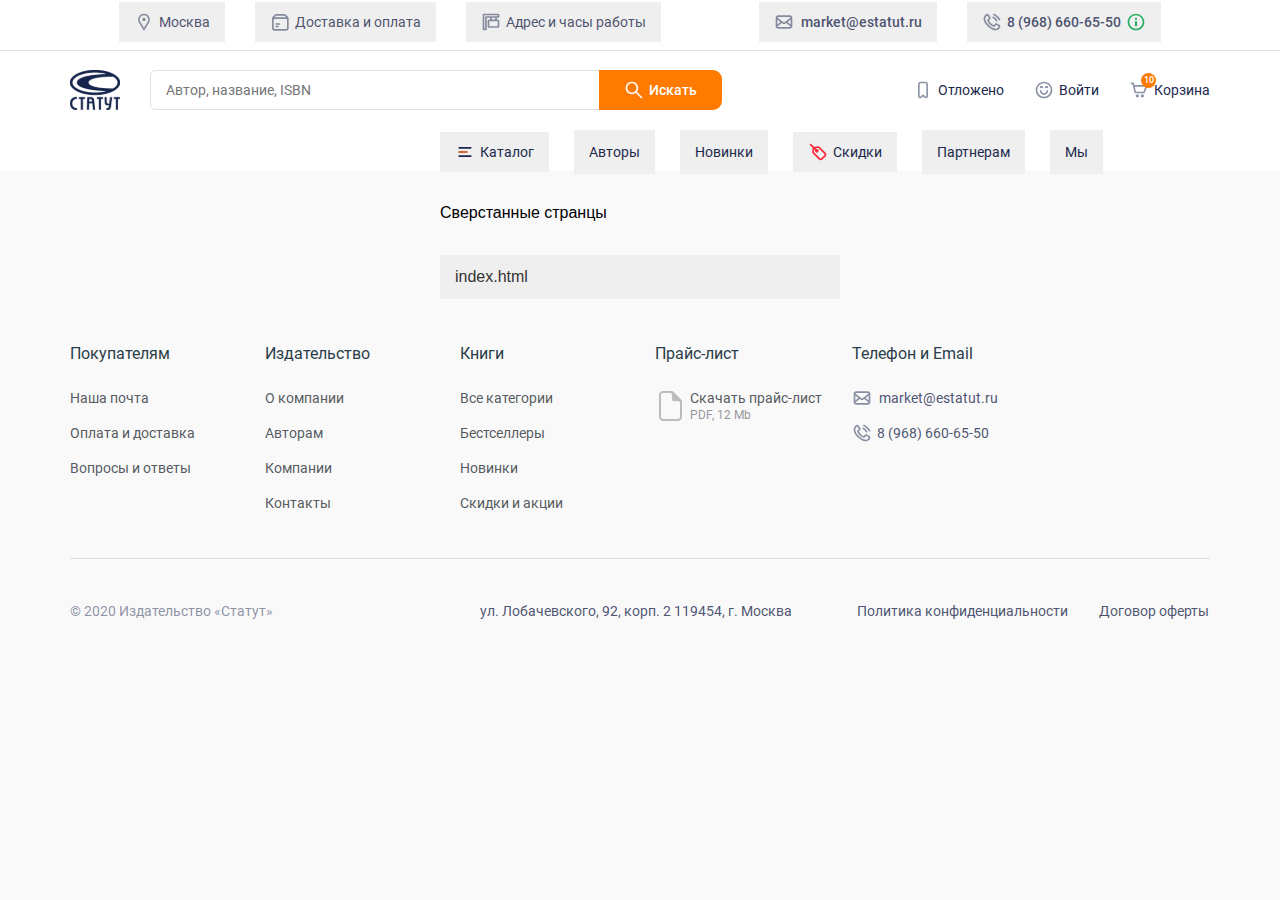
<file: pages/pages.html>
<!DOCTYPE html>
<html>
<head>
    <!--[if IE 6]>		<html id="section-reco_main" class="nojs ie6 ieb7 ieb8 ieb9 ieb10 split1 nosplit5 platform-PC platform-notouch"><![endif]-->
	<!--[if IE 7]>		<html id="section-reco_main" class="nojs iea6 ie7 ieb8 ieb9 ieb10 split1 nosplit5 platform-PC platform-notouch"><![endif]-->
	<!--[if IE 8]>		<html id="section-reco_main" class="nojs iea6 iea7 ie8 ieb9 ieb10 split1 nosplit5 platform-PC platform-notouch"><![endif]-->
	<!--[if IE 9]>		<html id="section-reco_main" class="nojs iea6 iea7 iea8 ie9 ieb10 split1 nosplit5 platform-PC platform-notouch"><![endif]-->
	<meta name="viewport" content="width=device-width">
	<meta name="MobileOptimized" content="320"/>
	<meta name="HandheldFriendly" content="true"/>
	<meta charset="utf-8">
	<meta name="viewport min-width=320px" content="min-width=320, initial-scale=1.0" />
	<link rel="stylesheet" type="text/css" href="./style.css">
	<!--[if lt IE 9]>
		<script src="//cdnjs.cloudflare.com/ajax/libs/html5shiv/r29/html5.min.js"></script>
	<![endif]-->
	<title>index</title>
</head>
<body>
	<header class="header">
	<div class="header__section header__section--top">	
		<ul>
			<li>
				<button>
					<svg width="20" height="20" viewBox="0 0 20 20" fill="none" xmlns="http://www.w3.org/2000/svg">
<path fill-rule="evenodd" clip-rule="evenodd" d="M13.5842 9.87939L9.99984 15.7917L6.41545 9.87939C4.67691 7.01172 6.69686 3.30909 9.99984 3.30909C13.3028 3.30909 15.3228 7.01172 13.5842 9.87939ZM5.04781 10.7439C2.64593 6.78205 5.4366 1.66667 9.99984 1.66667C14.5631 1.66667 17.3537 6.78205 14.9519 10.7439L10.5354 18.0287C10.2892 18.4349 9.71052 18.4349 9.46426 18.0287L5.04781 10.7439ZM10 5.77272C9.11166 5.77272 8.39152 6.50806 8.39152 7.41515C8.39152 8.32223 9.11166 9.05757 10 9.05757C10.8883 9.05757 11.6085 8.32223 11.6085 7.41515C11.6085 6.50806 10.8883 5.77272 10 5.77272Z" fill="#1C294D" fill-opacity="0.5"/>
</svg>
					<a>Москва</a>
				</button>
			</li>
			<li>
				<button>
					<svg width="20" height="20" viewBox="0 0 20 20" fill="none" xmlns="http://www.w3.org/2000/svg">
<path fill-rule="evenodd" clip-rule="evenodd" d="M14.1548 2H6.51185C5.8488 2 5.21292 2.26339 4.74408 2.73223L2.73223 4.74408C2.26339 5.21292 2 5.8488 2 6.51184V7.83333V16.1667C2 17.5474 3.11929 18.6667 4.5 18.6667H16.1667C17.5474 18.6667 18.6667 17.5474 18.6667 16.1667V7.83333V6.51185C18.6667 5.8488 18.4033 5.21292 17.9344 4.74408L15.9226 2.73223C15.4537 2.26339 14.8179 2 14.1548 2ZM16.1667 5.33333L14.7441 3.91074C14.5878 3.75446 14.3758 3.66667 14.1548 3.66667H6.51185C6.29083 3.66667 6.07887 3.75446 5.92259 3.91074L4.5 5.33333H16.1667ZM3.66667 7.83333V16.1667C3.66667 16.6269 4.03976 17 4.5 17H16.1667C16.6269 17 17 16.6269 17 16.1667V7.83333C17 7.3731 16.6269 7 16.1667 7H4.5C4.03976 7 3.66667 7.3731 3.66667 7.83333ZM5.33333 14.5C5.33333 14.0398 5.70643 13.6667 6.16667 13.6667H7.83333C8.29357 13.6667 8.66667 14.0398 8.66667 14.5C8.66667 14.9602 8.29357 15.3333 7.83333 15.3333H6.16667C5.70643 15.3333 5.33333 14.9602 5.33333 14.5ZM6.16667 11.1667C5.70643 11.1667 5.33333 11.5398 5.33333 12C5.33333 12.4602 5.70643 12.8333 6.16667 12.8333H9.5C9.96024 12.8333 10.3333 12.4602 10.3333 12C10.3333 11.5398 9.96024 11.1667 9.5 11.1667H6.16667Z" fill="#1C294D" fill-opacity="0.5"/>
</svg>
					<a>Доставка и оплата</a>
				</button>
			</li>
			<li>
				<button>
					<svg width="20" height="20" viewBox="0 0 20 20" fill="none" xmlns="http://www.w3.org/2000/svg">
<path fill-rule="evenodd" clip-rule="evenodd" d="M2.49984 1.66667C2.0396 1.66667 1.6665 2.03976 1.6665 2.5V17.5C1.6665 17.9602 2.0396 18.3333 2.49984 18.3333H4.99984C5.46007 18.3333 5.83317 17.9602 5.83317 17.5V5.83333H9.1665V7.5H8.33317C7.4127 7.5 6.6665 8.24619 6.6665 9.16667V14.1667C6.6665 15.0871 7.4127 15.8333 8.33317 15.8333H16.6665C17.587 15.8333 18.3332 15.0871 18.3332 14.1667V9.16667C18.3332 8.24619 17.587 7.5 16.6665 7.5H15.8332V5.83333H17.4998C17.9601 5.83333 18.3332 5.46024 18.3332 5V2.5C18.3332 2.03976 17.9601 1.66667 17.4998 1.66667H2.49984ZM14.9998 4.16667H16.6665V3.33333H3.33317V16.6667H4.1665V5C4.1665 4.53976 4.5396 4.16667 4.99984 4.16667H9.99984H14.9998ZM14.1665 5.83333V7.5H10.8332V5.83333H14.1665ZM9.99984 14.1667H14.9998H16.6665V12.5V10.8333V9.16667H14.9998H9.99984H8.33317V10.8333V12.5V14.1667H9.99984Z" fill="#1C294D" fill-opacity="0.5"/>
</svg>
					<a>Адрес и часы работы</a>
				</button>
			</li>
		</ul>


		<ul>
			<li>
				<div>
					<svg width="22" height="20" viewBox="0 0 22 20" fill="none" xmlns="http://www.w3.org/2000/svg">
<path fill-rule="evenodd" clip-rule="evenodd" d="M4.1665 3.33333C2.78579 3.33333 1.6665 4.45262 1.6665 5.83333V14.1667C1.6665 15.5474 2.78579 16.6667 4.1665 16.6667H15.8332C17.2139 16.6667 18.3332 15.5474 18.3332 14.1667V5.83333C18.3332 4.45262 17.2139 3.33333 15.8332 3.33333H4.1665ZM3.40927 5.48495C3.54118 5.19869 3.83064 5 4.1665 5H15.8332C16.169 5 16.4585 5.19869 16.5904 5.48495L10.5115 10.213C10.2105 10.4471 9.78915 10.4471 9.48822 10.213L3.40927 5.48495ZM3.33317 7.5372V12.3875L6.34368 9.87871L3.33317 7.5372ZM3.40225 14.4994C3.53071 14.794 3.82456 15 4.1665 15H15.8332C16.1751 15 16.469 14.794 16.5974 14.4994L12.3094 10.9261L11.5347 11.5286C10.6319 12.2308 9.36776 12.2308 8.46499 11.5286L7.69028 10.9261L3.40225 14.4994ZM16.6665 12.3875V7.5372L13.656 9.87871L16.6665 12.3875Z" fill="#1C294D" fill-opacity="0.5"/>
</svg>
					<a href="mailto:market@estatut.ru">market@estatut.ru</a>
				</div>
			</li>
			<li>
				<div>
					<svg width="20" height="20" viewBox="0 0 20 20" fill="none" xmlns="http://www.w3.org/2000/svg">
<path fill-rule="evenodd" clip-rule="evenodd" d="M5.2481 3.49736L5.24866 3.49806L5.2481 3.49736ZM5.28393 3.55363L6.95438 6.18575C6.75252 6.37526 6.53235 6.56298 6.29539 6.765C6.09173 6.93864 5.87567 7.12284 5.64819 7.32784C5.08439 7.83593 4.97549 8.6531 5.34038 9.28906C7.26992 12.652 9.90167 14.1822 11.0793 14.7316C11.7887 15.0626 12.5595 14.8014 12.9886 14.2605L14.1445 12.8034C14.1445 12.8034 14.1455 12.8025 14.1472 12.8022C14.149 12.8019 14.1522 12.8022 14.1522 12.8022C14.1522 12.8022 14.1547 12.8028 14.1571 12.8043C14.8307 13.216 15.7704 13.7754 16.6336 14.2491C16.4786 15.176 16.1224 15.7159 15.7298 16.046C15.3175 16.3926 14.7843 16.5751 14.1896 16.6409C13.0022 16.7724 11.7967 16.4157 11.5294 16.3288C11.2344 16.1794 9.61696 15.3363 7.889 13.97C6.10719 12.5612 4.32053 10.6837 3.63722 8.53028C3.13784 6.95652 3.32614 5.84907 3.71865 5.08517C4.09809 4.3467 4.71212 3.84548 5.28393 3.55363ZM4.67966 1.99584C5.46686 1.62609 6.28086 2.0116 6.66001 2.60903L8.40753 5.36261C8.76082 5.91928 8.78504 6.73306 8.2107 7.29053C7.96455 7.52944 7.62209 7.82309 7.30342 8.09634C7.12849 8.24633 6.96073 8.39018 6.82 8.51546C8.48066 11.3791 10.7009 12.704 11.7106 13.1884L12.8347 11.7715C13.3654 11.1025 14.3104 10.9461 15.03 11.3859C15.6957 11.7928 16.616 12.3404 17.45 12.7976C18.0062 13.1026 18.404 13.7383 18.2913 14.4561C18.0889 15.7453 17.56 16.6842 16.8064 17.3178C16.0654 17.9408 15.1826 18.2051 14.374 18.2946C12.7835 18.4708 11.2622 17.9938 10.9844 17.9017C10.914 17.8784 10.8557 17.8538 10.7929 17.8222C10.4947 17.6722 8.73712 16.7646 6.85124 15.2735C4.98497 13.7979 2.88027 11.6634 2.04527 9.03196C1.43192 7.09904 1.61336 5.53179 2.23249 4.32682C2.84078 3.14297 3.82586 2.39686 4.67966 1.99584Z" fill="#1C294D" fill-opacity="0.5"/>
<path fill-rule="evenodd" clip-rule="evenodd" d="M12.2586 1.74268C11.8396 1.55105 11.344 1.73424 11.1517 2.15184C10.9594 2.56944 11.1432 3.06332 11.5623 3.25495C13.5009 4.1415 15.7199 5.80827 16.7338 8.1083C16.9193 8.52896 17.4118 8.72016 17.8339 8.53535C18.256 8.35054 18.4479 7.85971 18.2625 7.43904C17.0239 4.62955 14.4059 2.72464 12.2586 1.74268ZM11.6405 4.69419C11.2282 4.48871 10.7267 4.65528 10.5205 5.06625C10.3143 5.47721 10.4815 5.97694 10.8938 6.18242C11.6783 6.5733 12.2212 6.94165 12.6596 7.37849C13.0979 7.81533 13.4676 8.35638 13.8598 9.13814C14.066 9.54911 14.5675 9.71568 14.9798 9.5102C15.3922 9.30472 15.5594 8.80499 15.3532 8.39403C14.9106 7.5119 14.4454 6.80503 13.8402 6.20194C13.235 5.59885 12.5257 5.13525 11.6405 4.69419Z" fill="#1C294D" fill-opacity="0.5"/>
</svg>
					<a href="tel:8 (968) 660-65-50">8 (968) 660-65-50</a>
					<svg width="20" height="20" viewBox="0 0 20 20" fill="none" xmlns="http://www.w3.org/2000/svg">
<path fill-rule="evenodd" clip-rule="evenodd" d="M9.99984 18.3333C5.39746 18.3333 1.6665 14.6024 1.6665 10C1.6665 5.39764 5.39746 1.66668 9.99984 1.66668C14.6022 1.66668 18.3332 5.39764 18.3332 10C18.3332 14.6024 14.6022 18.3333 9.99984 18.3333ZM9.99984 3.33335C6.31794 3.33335 3.33317 6.31811 3.33317 10C3.33317 13.6819 6.31794 16.6667 9.99984 16.6667C13.6817 16.6667 16.6665 13.6819 16.6665 10C16.6665 6.31811 13.6817 3.33335 9.99984 3.33335ZM9.99984 8.95835C10.5751 8.95835 11.0415 9.42472 11.0415 10V13.3333C11.0415 13.9086 10.5751 14.375 9.99984 14.375C9.42454 14.375 8.95817 13.9086 8.95817 13.3333V10C8.95817 9.42472 9.42454 8.95835 9.99984 8.95835ZM9.99984 5.83335C9.42454 5.83335 8.95817 6.29972 8.95817 6.87501C8.95817 7.45031 9.42454 7.91668 9.99984 7.91668C10.5751 7.91668 11.0415 7.45031 11.0415 6.87501C11.0415 6.29972 10.5751 5.83335 9.99984 5.83335Z" fill="#27AE60"/>
</svg>
				</div>
			</li>
		</ul>	
	</div>
		<hr class="header__hr">

	<div class="header__section header__section--bottom">
		<section class="header__top">
			<div class="header__left">
				<svg min-width="50" height="40" class="logoDesktop" viewBox="0 0 50 40" fill="none" xmlns="http://www.w3.org/2000/svg" xmlns:xlink="http://www.w3.org/1999/xlink">
<rect width="50" height="40" fill="url(#pattern0)"/>
<defs>
<pattern id="pattern0" patternContentUnits="objectBoundingBox" width="1" height="1">
<use xlink:href="#image0_214_8" transform="translate(0 -0.00163983) scale(0.000596303 0.000745379)"/>
</pattern>
<image id="image0_214_8" width="1677" height="1346" xlink:href="[data-uri]"/>
</defs>
</svg>

				<div>
					<input type="search" name="search" placeholder="Автор, название, ISBN">
					
					<button>
						<svg width="20" height="20" viewBox="0 0 20 20" fill="none" xmlns="http://www.w3.org/2000/svg">
<path fill-rule="evenodd" clip-rule="evenodd" d="M1.66683 7.91666C1.66683 11.3684 4.46505 14.1667 7.91683 14.1667C9.35986 14.1667 10.6887 13.6776 11.7466 12.8562C11.7864 12.9405 11.8412 13.0195 11.9109 13.0893L16.9109 18.0893C17.2363 18.4147 17.764 18.4147 18.0894 18.0893C18.4149 17.7638 18.4149 17.2362 18.0894 16.9107L13.0894 11.9107C13.0197 11.841 12.9407 11.7862 12.8564 11.7464C13.6778 10.6885 14.1668 9.3597 14.1668 7.91666C14.1668 4.46488 11.3686 1.66666 7.91683 1.66666C4.46505 1.66666 1.66683 4.46488 1.66683 7.91666ZM3.3335 7.91666C3.3335 5.38536 5.38552 3.33333 7.91683 3.33333C10.4481 3.33333 12.5002 5.38536 12.5002 7.91666C12.5002 10.448 10.4481 12.5 7.91683 12.5C5.38552 12.5 3.3335 10.448 3.3335 7.91666Z" fill="white"/>
</svg>
						<p>Искать</p>
					</button>
				</div>
			</div>


			<div class="header__bottom--buttons">
				<button>
					<svg width="20" height="20" viewBox="0 0 20 20" fill="none" xmlns="http://www.w3.org/2000/svg">
<path fill-rule="evenodd" clip-rule="evenodd" d="M6.66667 4.18147C6.66667 3.71851 7.03976 3.3432 7.5 3.3432H12.5C12.9602 3.3432 13.3333 3.71851 13.3333 4.18147V16.2335C13.3333 16.5964 12.9061 16.7878 12.6379 16.5451L10.5575 14.6616C10.2405 14.3747 9.75945 14.3747 9.44253 14.6616L7.36207 16.5451C7.09393 16.7878 6.66667 16.5964 6.66667 16.2335V4.18147ZM7.5 1.66666H12.5C13.8807 1.66666 15 2.79258 15 4.18147V16.2335C15 18.0479 12.8637 19.005 11.523 17.7912L10 16.4124L8.47701 17.7912C7.13633 19.005 5 18.0479 5 16.2335V4.18147C5 2.79258 6.11929 1.66666 7.5 1.66666Z" fill="#1C294D" fill-opacity="0.5"/>
</svg>
					<p>Отложено</p>
				</button>

				<button>
					<svg width="20" height="20" viewBox="0 0 20 20" fill="none" xmlns="http://www.w3.org/2000/svg">
<path fill-rule="evenodd" clip-rule="evenodd" d="M1.6665 10C1.6665 14.6024 5.39746 18.3333 9.99984 18.3333C14.6022 18.3333 18.3332 14.6024 18.3332 10C18.3332 5.39762 14.6022 1.66666 9.99984 1.66666C5.39746 1.66666 1.6665 5.39762 1.6665 10ZM3.33317 10C3.33317 6.3181 6.31794 3.33333 9.99984 3.33333C13.6817 3.33333 16.6665 6.3181 16.6665 10C16.6665 13.6819 13.6817 16.6667 9.99984 16.6667C6.31794 16.6667 3.33317 13.6819 3.33317 10ZM7.49984 10.8333C7.49984 10.3731 7.12674 10 6.6665 10C6.20627 10 5.83317 10.3731 5.83317 10.8333C5.83317 13.1345 7.69865 15 9.99984 15C12.301 15 14.1665 13.1345 14.1665 10.8333C14.1665 10.3731 13.7934 10 13.3332 10C12.8729 10 12.4998 10.3731 12.4998 10.8333C12.4998 12.214 11.3805 13.3333 9.99984 13.3333C8.61913 13.3333 7.49984 12.214 7.49984 10.8333ZM6.6665 8.33333C7.12674 8.33333 7.49984 7.96024 7.49984 7.5C7.49984 7.96024 7.87293 8.33333 8.33317 8.33333C8.79341 8.33333 9.1665 7.96024 9.1665 7.5C9.1665 6.57952 8.42031 5.83333 7.49984 5.83333C6.57936 5.83333 5.83317 6.57952 5.83317 7.5C5.83317 7.96024 6.20627 8.33333 6.6665 8.33333ZM12.4998 7.5C12.4998 7.96024 12.1267 8.33333 11.6665 8.33333C11.2063 8.33333 10.8332 7.96024 10.8332 7.5C10.8332 6.57952 11.5794 5.83333 12.4998 5.83333C13.4203 5.83333 14.1665 6.57952 14.1665 7.5C14.1665 7.96024 13.7934 8.33333 13.3332 8.33333C12.8729 8.33333 12.4998 7.96024 12.4998 7.5Z" fill="#1C294D" fill-opacity="0.5"/>
</svg>
					<p>Войти</p>
				</button>

				<button>
					<svg width="20" height="20" class="basketDesktop" viewBox="0 0 20 20" fill="none" xmlns="http://www.w3.org/2000/svg">
<path fill-rule="evenodd" clip-rule="evenodd" d="M2.49984 2.5C2.0396 2.5 1.6665 2.8731 1.6665 3.33333C1.6665 3.79357 2.0396 4.16667 2.49984 4.16667V3.33333L2.49985 4.16667H2.49988H2.50001H2.50011H2.50024H2.50038H2.50054H2.50142H2.50265H2.50339H2.50379H2.50421H2.50612H2.50836H2.50897H2.5096H2.51093H2.54297H2.6626H3.07275H3.50131L5.43723 12.6847C5.53704 13.1239 5.96677 13.4025 6.40571 13.3186C6.45644 13.3283 6.5088 13.3333 6.56234 13.3333H14.9998C15.3472 13.3333 15.6581 13.1179 15.7801 12.7926L18.2801 6.12594C18.3761 5.87002 18.3405 5.58332 18.1848 5.35867C18.0291 5.13403 17.7732 5 17.4998 5H5.39988L4.97911 3.14865C4.89289 2.76924 4.55559 2.5 4.1665 2.5H3.07275H2.6626H2.54297H2.53788H2.53309H2.53194H2.53081H2.52861H2.52444H2.51704H2.51621H2.51539H2.5146H2.51382H2.51307H2.51233H2.51093H2.50612H2.50421H2.50379H2.50339H2.50265H2.50054H2.50024H2.50011H2.50001H2.49988H2.49985L2.49984 3.33333V2.5ZM5.77866 6.66667L6.91503 11.6667H14.4223L16.2973 6.66667H5.77866ZM8.33317 14.1667C7.4127 14.1667 6.6665 14.9129 6.6665 15.8333C6.6665 16.7538 7.4127 17.5 8.33317 17.5C9.25365 17.5 9.99984 16.7538 9.99984 15.8333C9.99984 14.9129 9.25365 14.1667 8.33317 14.1667ZM11.6665 15.8333C11.6665 14.9129 12.4127 14.1667 13.3332 14.1667C14.2536 14.1667 14.9998 14.9129 14.9998 15.8333C14.9998 16.7538 14.2536 17.5 13.3332 17.5C12.4127 17.5 11.6665 16.7538 11.6665 15.8333Z" fill="#1C294D" fill-opacity="0.5"/>
</svg>
					<p>Корзина</p>

					<div class="header__counter">
						<p>10</p>
					</div>	
				</button>
			</div>
		</section>

		<section class="header__bottom-second">
			<ul>
				<li>
					<div>
						<svg class="header__burger" width="20" height="20" viewBox="0 0 20 20" fill="none" xmlns="http://www.w3.org/2000/svg">
<path fill-rule="evenodd" clip-rule="evenodd" d="M3.3335 5.83333C3.3335 5.3731 3.70659 5 4.16683 5H15.8335C16.2937 5 16.6668 5.3731 16.6668 5.83333C16.6668 6.29357 16.2937 6.66667 15.8335 6.66667H4.16683C3.70659 6.66667 3.3335 6.29357 3.3335 5.83333ZM3.3335 10C3.3335 9.53976 3.70659 9.16667 4.16683 9.16667H11.6668C12.1271 9.16667 12.5002 9.53976 12.5002 10C12.5002 10.4602 12.1271 10.8333 11.6668 10.8333H4.16683C3.70659 10.8333 3.3335 10.4602 3.3335 10ZM4.16683 13.3333C3.70659 13.3333 3.3335 13.7064 3.3335 14.1667C3.3335 14.6269 3.70659 15 4.16683 15H15.8335C16.2937 15 16.6668 14.6269 16.6668 14.1667C16.6668 13.7064 16.2937 13.3333 15.8335 13.3333H4.16683Z" fill="#1C294D"/>
<path fill-rule="evenodd" clip-rule="evenodd" d="M3.33398 10C3.33398 9.53976 3.70708 9.16666 4.16732 9.16666H11.6673C12.1276 9.16666 12.5007 9.53976 12.5007 10C12.5007 10.4602 12.1276 10.8333 11.6673 10.8333H4.16732C3.70708 10.8333 3.33398 10.4602 3.33398 10Z" fill="#FC6E1D"/>
</svg>
						<a>Каталог</a>
					</div>
				</li>
				<li>
						<a>Авторы</a>
				</li>
				<li>
						<a>Новинки</a>
				</li>
				<li>
					<div>
						<svg width="20" height="20" viewBox="0 0 20 20" fill="none" xmlns="http://www.w3.org/2000/svg">
<path fill-rule="evenodd" clip-rule="evenodd" d="M1.91807 1.91823C2.25349 1.58282 2.79732 1.58282 3.13274 1.91823L6.06376 4.84918C6.30825 4.73739 6.57309 4.66267 6.85095 4.63185L9.70843 4.31485C10.4863 4.22856 11.2612 4.50044 11.8146 5.05382L17.5785 10.8176C18.5847 11.8238 18.5847 13.4553 17.5785 14.4615L14.4612 17.5787C13.455 18.5849 11.8235 18.5849 10.8172 17.5787L4.82776 11.5893C4.22572 10.9873 3.95994 10.1268 4.11765 9.2901L4.60295 6.71551C4.64775 6.47781 4.72459 6.25231 4.82869 6.04342L1.91807 3.13287C1.58265 2.79746 1.58265 2.25365 1.91807 1.91823ZM7.03942 8.2541L6.21616 7.43085L5.80572 9.60828C5.75315 9.88716 5.84175 10.174 6.04243 10.3747L12.0319 16.364C12.3673 16.6994 12.9112 16.6994 13.2466 16.364L16.3638 13.2469C16.6992 12.9115 16.6992 12.3676 16.3638 12.0322L10.5999 6.26846C10.4154 6.084 10.1571 5.99337 9.89784 6.02213L7.50249 6.28787L8.27427 7.05964C8.88936 6.88473 9.5784 7.03941 10.0627 7.52366C10.7742 8.23518 10.7742 9.38878 10.0627 10.1003C9.35113 10.8118 8.1975 10.8118 7.48596 10.1003C6.98645 9.6008 6.8376 8.88344 7.03942 8.2541Z" fill="#FF283D"/>
</svg>
						<a>Скидки</a>
					</div>
				</li>
				<li>
					<a>Партнерам</a>
				</li>
				<li>
					<a>Мы</a>
				</li>
			</ul>
		</section>
	</div>



	<div class="header__section header__section--mobile">
		<svg class="header__burger" width="20" height="20" viewBox="0 0 20 20" fill="none" xmlns="http://www.w3.org/2000/svg">
<path fill-rule="evenodd" clip-rule="evenodd" d="M3.3335 5.83333C3.3335 5.3731 3.70659 5 4.16683 5H15.8335C16.2937 5 16.6668 5.3731 16.6668 5.83333C16.6668 6.29357 16.2937 6.66667 15.8335 6.66667H4.16683C3.70659 6.66667 3.3335 6.29357 3.3335 5.83333ZM3.3335 10C3.3335 9.53976 3.70659 9.16667 4.16683 9.16667H11.6668C12.1271 9.16667 12.5002 9.53976 12.5002 10C12.5002 10.4602 12.1271 10.8333 11.6668 10.8333H4.16683C3.70659 10.8333 3.3335 10.4602 3.3335 10ZM4.16683 13.3333C3.70659 13.3333 3.3335 13.7064 3.3335 14.1667C3.3335 14.6269 3.70659 15 4.16683 15H15.8335C16.2937 15 16.6668 14.6269 16.6668 14.1667C16.6668 13.7064 16.2937 13.3333 15.8335 13.3333H4.16683Z" fill="#1C294D"/>
<path fill-rule="evenodd" clip-rule="evenodd" d="M3.33398 10C3.33398 9.53976 3.70708 9.16666 4.16732 9.16666H11.6673C12.1276 9.16666 12.5007 9.53976 12.5007 10C12.5007 10.4602 12.1276 10.8333 11.6673 10.8333H4.16732C3.70708 10.8333 3.33398 10.4602 3.33398 10Z" fill="#FC6E1D"/>
</svg>
		
		<picture class="header__logo">
			<source srcset="img/statutLogo.png" type="image/webp">
			<img src="img/statutLogo.png" alt="Logo">
		</picture>

		<div class="header__searchWrapper">
			<input type="search" name="search" placeholder="Что будем искать?" class="header__search">
			<svg class="header__loupeIcon" width="20" height="20" viewBox="0 0 20 20" fill="none" xmlns="http://www.w3.org/2000/svg">
<path fill-rule="evenodd" clip-rule="evenodd" d="M1.66683 7.91667C1.66683 11.3684 4.46505 14.1667 7.91683 14.1667C9.35986 14.1667 10.6887 13.6776 11.7466 12.8562C11.7864 12.9405 11.8412 13.0195 11.9109 13.0893L16.9109 18.0893C17.2363 18.4147 17.764 18.4147 18.0894 18.0893C18.4149 17.7638 18.4149 17.2362 18.0894 16.9107L13.0894 11.9107C13.0197 11.841 12.9407 11.7862 12.8564 11.7464C13.6778 10.6885 14.1668 9.3597 14.1668 7.91667C14.1668 4.46489 11.3686 1.66667 7.91683 1.66667C4.46505 1.66667 1.66683 4.46489 1.66683 7.91667ZM3.3335 7.91667C3.3335 5.38536 5.38552 3.33333 7.91683 3.33333C10.4481 3.33333 12.5002 5.38536 12.5002 7.91667C12.5002 10.448 10.4481 12.5 7.91683 12.5C5.38552 12.5 3.3335 10.448 3.3335 7.91667Z" fill="#1C294D" fill-opacity="0.5"/>
</svg>
		</div>

		<div class="header__counter">
			<svg width="25" height="25" viewBox="0 0 25 25" fill="none" xmlns="http://www.w3.org/2000/svg">
<path fill-rule="evenodd" clip-rule="evenodd" d="M3.12467 3.125C2.54938 3.125 2.08301 3.59137 2.08301 4.16667C2.08301 4.74196 2.54938 5.20833 3.12467 5.20833V4.16667L3.12469 5.20833H3.12473H3.1249H3.12502H3.12517H3.12535H3.12556H3.12666H3.12819H3.12911H3.12962H3.13014H3.13252H3.13532H3.13609H3.13688H3.13853H3.17859H3.32812H3.84082H4.37652L6.79641 15.8559C6.92118 16.4048 7.45834 16.7531 8.00701 16.6483C8.07042 16.6604 8.13587 16.6667 8.2028 16.6667H18.7497C19.1839 16.6667 19.5726 16.3973 19.725 15.9908L22.85 7.65742C22.97 7.33753 22.9254 6.97915 22.7308 6.69834C22.5362 6.41753 22.2163 6.25 21.8747 6.25H6.74972L6.22377 3.93581C6.11598 3.46155 5.69436 3.125 5.20801 3.125H3.84082H3.32812H3.17859H3.17223H3.16624H3.16481H3.1634H3.16064H3.15543H3.14618H3.14514H3.14412H3.14312H3.14216H3.14121H3.14029H3.13853H3.13252H3.13014H3.12962H3.12911H3.12819H3.12556H3.12517H3.12502H3.1249H3.12473H3.12469L3.12467 4.16667V3.125ZM7.22321 8.33333L8.64366 14.5833H18.0278L20.3715 8.33333H7.22321ZM10.4163 17.7083C9.26575 17.7083 8.33301 18.6411 8.33301 19.7917C8.33301 20.9423 9.26575 21.875 10.4163 21.875C11.5669 21.875 12.4997 20.9423 12.4997 19.7917C12.4997 18.6411 11.5669 17.7083 10.4163 17.7083ZM14.583 19.7917C14.583 18.6411 15.5157 17.7083 16.6663 17.7083C17.8169 17.7083 18.7497 18.6411 18.7497 19.7917C18.7497 20.9423 17.8169 21.875 16.6663 21.875C15.5157 21.875 14.583 20.9423 14.583 19.7917Z" fill="#1C294D" fill-opacity="0.5"/>
</svg>
			
			<div>
				<p>10</p>
			</div>	
		</div>
	</svg>

	</div>
</header>


		<h3>Сверстанные странцы</h3>
	<ul>
					<li>
				<a href="http://localhost:3000/index.html">index.html</a>
			</li>
			</ul>
	<style>
		h3{padding:30px 0;}
		h3,ul{margin:0 auto;width:400px;}
		ul li{padding:10px 15px; background:#efefef; margin-bottom:6px;}
		ul li a{color:#333;}
	</style>
	

	<footer>
		<div class="container">
			<div>
			<div class="footer__section">
				<div class="">
					<h2>Покупателям</h2>
					<svg class="footer__arrow-bottom" width="20" height="20" viewBox="0 0 20 20" fill="none" xmlns="http://www.w3.org/2000/svg">
<path fill-rule="evenodd" clip-rule="evenodd" d="M4.41107 6.91083C4.08563 7.23626 4.08563 7.7639 4.41107 8.08934L9.41107 13.0893C9.73651 13.4148 10.2641 13.4148 10.5896 13.0893L15.5896 8.08934C15.915 7.7639 15.915 7.23626 15.5896 6.91083C15.2641 6.58539 14.7365 6.58539 14.4111 6.91083L10.0003 11.3216L5.58958 6.91083C5.26414 6.58539 4.73651 6.58539 4.41107 6.91083Z" fill="#2A3D48" fill-opacity="0.5"/>
</svg>
				</div>
				<a href="" class="footer__first-link">Наша почта</a>
				<a href="">Оплата и доставка</a>
				<a href="">Вопросы и ответы</a>
			</div>


			<div class="footer__section">
				<div>
					<h2>Издательство</h2>
					<svg class="footer__arrow-bottom" width="20" height="20" viewBox="0 0 20 20" fill="none" xmlns="http://www.w3.org/2000/svg">
<path fill-rule="evenodd" clip-rule="evenodd" d="M4.41107 6.91083C4.08563 7.23626 4.08563 7.7639 4.41107 8.08934L9.41107 13.0893C9.73651 13.4148 10.2641 13.4148 10.5896 13.0893L15.5896 8.08934C15.915 7.7639 15.915 7.23626 15.5896 6.91083C15.2641 6.58539 14.7365 6.58539 14.4111 6.91083L10.0003 11.3216L5.58958 6.91083C5.26414 6.58539 4.73651 6.58539 4.41107 6.91083Z" fill="#2A3D48" fill-opacity="0.5"/>
</svg>

				</div>
				<a href="" class="footer__first-link">О компании</a>
				<a href="">Авторам</a>
				<a href="">Компании</a>
				<a href="">Контакты</a>
			</div>


			<div class="footer__section">
				<div>
					<h2>Книги</h2>
					<svg class="footer__arrow-bottom" width="20" height="20" viewBox="0 0 20 20" fill="none" xmlns="http://www.w3.org/2000/svg">
<path fill-rule="evenodd" clip-rule="evenodd" d="M4.41107 6.91083C4.08563 7.23626 4.08563 7.7639 4.41107 8.08934L9.41107 13.0893C9.73651 13.4148 10.2641 13.4148 10.5896 13.0893L15.5896 8.08934C15.915 7.7639 15.915 7.23626 15.5896 6.91083C15.2641 6.58539 14.7365 6.58539 14.4111 6.91083L10.0003 11.3216L5.58958 6.91083C5.26414 6.58539 4.73651 6.58539 4.41107 6.91083Z" fill="#2A3D48" fill-opacity="0.5"/>
</svg>
				</div>

				<a href="" class="footer__first-link">Все категории</a>
				<a href="">Бестселлеры</a>
				<a href="">Новинки</a>
				<a href="">Скидки и акции</a>
			</div>


			<div class="footer__section">
				<div>
					<h2>Прайс-лист</h2>
					<svg class="footer__arrow-bottom" width="20" height="20" viewBox="0 0 20 20" fill="none" xmlns="http://www.w3.org/2000/svg">
<path fill-rule="evenodd" clip-rule="evenodd" d="M4.41107 6.91083C4.08563 7.23626 4.08563 7.7639 4.41107 8.08934L9.41107 13.0893C9.73651 13.4148 10.2641 13.4148 10.5896 13.0893L15.5896 8.08934C15.915 7.7639 15.915 7.23626 15.5896 6.91083C15.2641 6.58539 14.7365 6.58539 14.4111 6.91083L10.0003 11.3216L5.58958 6.91083C5.26414 6.58539 4.73651 6.58539 4.41107 6.91083Z" fill="#2A3D48" fill-opacity="0.5"/>
</svg>
				</div>

				<div class="footer__pdf-wrapper">
					<svg width="30" height="30" viewBox="0 0 30 30" fill="none" xmlns="http://www.w3.org/2000/svg">
<path fill-rule="evenodd" clip-rule="evenodd" d="M16.7976 0C17.3302 0 17.8407 0.212418 18.2162 0.590173L26.4186 8.84355C26.791 9.21826 27 9.72509 27 10.2534V25.7143C27 28.08 25.0919 30 22.7407 30H8.25926C5.90815 30 4 28.0822 4 25.7143V4.28571C4 1.92 5.90815 0 8.25926 0H16.7976ZM23 28C24.1046 28 25 27.1046 25 26V12.0727C25 10.9401 24.0605 10.0336 22.9286 10.074L19.0714 10.2117C17.9395 10.2522 17 9.34557 17 8.21301V4C17 2.89543 16.1046 2 15 2H8C6.89543 2 6 2.89543 6 4V26C6 27.1046 6.89543 28 8 28H23Z" fill="#282F36" fill-opacity="0.3"/>
</svg>
					<div>
						<p>Скачать прайс-лист</p>
						<p>PDF, 12 Mb</p>
					</div>
				</div>
			</div>


			<div class="footer__section footer__contact-data">
				<div>
					<h2>Телефон и Email</h2>
				</div>

				<div class="footer__section-mail">
					<svg width="22" height="20" viewBox="0 0 22 20" fill="none" xmlns="http://www.w3.org/2000/svg">
<path fill-rule="evenodd" clip-rule="evenodd" d="M4.1665 3.33325C2.78579 3.33325 1.6665 4.45254 1.6665 5.83325V14.1666C1.6665 15.5473 2.78579 16.6666 4.1665 16.6666H15.8332C17.2139 16.6666 18.3332 15.5473 18.3332 14.1666V5.83325C18.3332 4.45254 17.2139 3.33325 15.8332 3.33325H4.1665ZM3.40927 5.48487C3.54118 5.19861 3.83064 4.99992 4.1665 4.99992H15.8332C16.169 4.99992 16.4585 5.19861 16.5904 5.48487L10.5115 10.2129C10.2105 10.447 9.78915 10.447 9.48822 10.2129L3.40927 5.48487ZM3.33317 7.53712V12.3874L6.34368 9.87862L3.33317 7.53712ZM3.40225 14.4993C3.53071 14.794 3.82456 14.9999 4.1665 14.9999H15.8332C16.1751 14.9999 16.469 14.794 16.5974 14.4993L12.3094 10.926L11.5347 11.5285C10.6319 12.2307 9.36776 12.2307 8.46499 11.5285L7.69028 10.926L3.40225 14.4993ZM16.6665 12.3874V7.53712L13.656 9.87862L16.6665 12.3874Z" fill="#1C294D" fill-opacity="0.5"/>
</svg>
					<a href="mailto:market@estatut.ru">market@estatut.ru</a>
				</div>

				<div class="footer__section-phone">
					<svg width="20" height="20" viewBox="0 0 20 20" fill="none" xmlns="http://www.w3.org/2000/svg">
<path fill-rule="evenodd" clip-rule="evenodd" d="M5.2481 3.49744L5.24866 3.49814L5.2481 3.49744ZM5.28393 3.55371L6.95438 6.18583C6.75252 6.37534 6.53235 6.56306 6.29539 6.76508C6.09173 6.93872 5.87567 7.12292 5.64819 7.32792C5.08439 7.83601 4.97549 8.65319 5.34038 9.28914C7.26992 12.652 9.90167 14.1823 11.0793 14.7317C11.7887 15.0627 12.5595 14.8015 12.9886 14.2606L14.1445 12.8034C14.1445 12.8034 14.1455 12.8026 14.1472 12.8023C14.149 12.802 14.1522 12.8023 14.1522 12.8023C14.1522 12.8023 14.1547 12.8029 14.1571 12.8044C14.8307 13.2161 15.7704 13.7755 16.6336 14.2492C16.4786 15.1761 16.1224 15.716 15.7298 16.0461C15.3175 16.3927 14.7843 16.5751 14.1896 16.641C13.0022 16.7725 11.7967 16.4158 11.5294 16.3289C11.2344 16.1795 9.61696 15.3364 7.889 13.9701C6.10719 12.5613 4.32053 10.6838 3.63722 8.53037C3.13784 6.9566 3.32614 5.84915 3.71865 5.08525C4.09809 4.34679 4.71212 3.84557 5.28393 3.55371ZM4.67966 1.99592C5.46686 1.62617 6.28086 2.01168 6.66001 2.60911L8.40753 5.36269C8.76082 5.91936 8.78504 6.73314 8.2107 7.29061C7.96455 7.52952 7.62209 7.82317 7.30342 8.09642C7.12849 8.24641 6.96073 8.39026 6.82 8.51554C8.48066 11.3792 10.7009 12.7041 11.7106 13.1885L12.8347 11.7715C13.3654 11.1025 14.3104 10.9462 15.03 11.386C15.6957 11.7929 16.616 12.3405 17.45 12.7977C18.0062 13.1027 18.404 13.7384 18.2913 14.4562C18.0889 15.7454 17.56 16.6843 16.8064 17.3179C16.0654 17.9409 15.1826 18.2052 14.374 18.2947C12.7835 18.4709 11.2622 17.9939 10.9844 17.9018C10.914 17.8785 10.8557 17.8538 10.7929 17.8223C10.4947 17.6722 8.73712 16.7647 6.85124 15.2736C4.98497 13.798 2.88027 11.6635 2.04527 9.03204C1.43192 7.09912 1.61336 5.53187 2.23249 4.3269C2.84078 3.14305 3.82586 2.39695 4.67966 1.99592Z" fill="#1C294D" fill-opacity="0.5"/>
<path fill-rule="evenodd" clip-rule="evenodd" d="M12.2586 1.74276C11.8396 1.55113 11.344 1.73432 11.1517 2.15192C10.9594 2.56952 11.1432 3.0634 11.5623 3.25503C13.5009 4.14158 15.7199 5.80835 16.7338 8.10838C16.9193 8.52904 17.4118 8.72024 17.8339 8.53543C18.256 8.35063 18.4479 7.85979 18.2625 7.43913C17.0239 4.62964 14.4059 2.72472 12.2586 1.74276ZM11.6405 4.69427C11.2282 4.48879 10.7267 4.65536 10.5205 5.06633C10.3143 5.47729 10.4815 5.97702 10.8938 6.1825C11.6783 6.57338 12.2212 6.94173 12.6596 7.37857C13.0979 7.81541 13.4676 8.35646 13.8598 9.13823C14.066 9.54919 14.5675 9.71576 14.9798 9.51028C15.3922 9.3048 15.5594 8.80507 15.3532 8.39411C14.9106 7.51199 14.4454 6.80511 13.8402 6.20202C13.235 5.59893 12.5257 5.13533 11.6405 4.69427Z" fill="#1C294D" fill-opacity="0.5"/>
</svg>
					<a href="phone:8 (968) 660-65-50">8 (968) 660-65-50</a>
				</div>
			</div>


			<section class="footer__mobile">
				<div>
					<a href="">Политика конфиденциальности</a>
					<a href="">Договор оферты</a>
				</div>

				<div>
					<svg width="20" height="20" viewBox="0 0 20 20" fill="none" xmlns="http://www.w3.org/2000/svg">
<path fill-rule="evenodd" clip-rule="evenodd" d="M5.2481 3.49744L5.24866 3.49814L5.2481 3.49744ZM5.28393 3.55371L6.95438 6.18583C6.75252 6.37534 6.53235 6.56306 6.29539 6.76508C6.09173 6.93872 5.87567 7.12292 5.64819 7.32792C5.08439 7.83601 4.97549 8.65319 5.34038 9.28914C7.26992 12.652 9.90167 14.1823 11.0793 14.7317C11.7887 15.0627 12.5595 14.8015 12.9886 14.2606L14.1445 12.8034C14.1445 12.8034 14.1455 12.8026 14.1472 12.8023C14.149 12.802 14.1522 12.8023 14.1522 12.8023C14.1522 12.8023 14.1547 12.8029 14.1571 12.8044C14.8307 13.2161 15.7704 13.7755 16.6336 14.2492C16.4786 15.1761 16.1224 15.716 15.7298 16.0461C15.3175 16.3927 14.7843 16.5751 14.1896 16.641C13.0022 16.7725 11.7967 16.4158 11.5294 16.3289C11.2344 16.1795 9.61696 15.3364 7.889 13.9701C6.10719 12.5613 4.32053 10.6838 3.63722 8.53037C3.13784 6.9566 3.32614 5.84915 3.71865 5.08525C4.09809 4.34679 4.71212 3.84557 5.28393 3.55371ZM4.67966 1.99592C5.46686 1.62617 6.28086 2.01168 6.66001 2.60911L8.40753 5.36269C8.76082 5.91936 8.78504 6.73314 8.2107 7.29061C7.96455 7.52952 7.62209 7.82317 7.30342 8.09642C7.12849 8.24641 6.96073 8.39026 6.82 8.51554C8.48066 11.3792 10.7009 12.7041 11.7106 13.1885L12.8347 11.7715C13.3654 11.1025 14.3104 10.9462 15.03 11.386C15.6957 11.7929 16.616 12.3405 17.45 12.7977C18.0062 13.1027 18.404 13.7384 18.2913 14.4562C18.0889 15.7454 17.56 16.6843 16.8064 17.3179C16.0654 17.9409 15.1826 18.2052 14.374 18.2947C12.7835 18.4709 11.2622 17.9939 10.9844 17.9018C10.914 17.8785 10.8557 17.8538 10.7929 17.8223C10.4947 17.6722 8.73712 16.7647 6.85124 15.2736C4.98497 13.798 2.88027 11.6635 2.04527 9.03204C1.43192 7.09912 1.61336 5.53187 2.23249 4.3269C2.84078 3.14305 3.82586 2.39695 4.67966 1.99592Z" fill="#1C294D" fill-opacity="0.5"/>
<path fill-rule="evenodd" clip-rule="evenodd" d="M12.2586 1.74276C11.8396 1.55113 11.344 1.73432 11.1517 2.15192C10.9594 2.56952 11.1432 3.0634 11.5623 3.25503C13.5009 4.14158 15.7199 5.80835 16.7338 8.10838C16.9193 8.52904 17.4118 8.72024 17.8339 8.53543C18.256 8.35063 18.4479 7.85979 18.2625 7.43913C17.0239 4.62964 14.4059 2.72472 12.2586 1.74276ZM11.6405 4.69427C11.2282 4.48879 10.7267 4.65536 10.5205 5.06633C10.3143 5.47729 10.4815 5.97702 10.8938 6.1825C11.6783 6.57338 12.2212 6.94173 12.6596 7.37857C13.0979 7.81541 13.4676 8.35646 13.8598 9.13823C14.066 9.54919 14.5675 9.71576 14.9798 9.51028C15.3922 9.3048 15.5594 8.80507 15.3532 8.39411C14.9106 7.51199 14.4454 6.80511 13.8402 6.20202C13.235 5.59893 12.5257 5.13533 11.6405 4.69427Z" fill="#1C294D" fill-opacity="0.5"/>
</svg>
					<a href="tel:8 (968) 660-65-50">8 (968) 660-65-50</a>
					<svg width="20" height="20" viewBox="0 0 20 20" fill="none" xmlns="http://www.w3.org/2000/svg">
<path fill-rule="evenodd" clip-rule="evenodd" d="M9.99984 18.3333C5.39746 18.3333 1.6665 14.6024 1.6665 10C1.6665 5.39764 5.39746 1.66668 9.99984 1.66668C14.6022 1.66668 18.3332 5.39764 18.3332 10C18.3332 14.6024 14.6022 18.3333 9.99984 18.3333ZM9.99984 3.33335C6.31794 3.33335 3.33317 6.31811 3.33317 10C3.33317 13.6819 6.31794 16.6667 9.99984 16.6667C13.6817 16.6667 16.6665 13.6819 16.6665 10C16.6665 6.31811 13.6817 3.33335 9.99984 3.33335ZM9.99984 8.95835C10.5751 8.95835 11.0415 9.42472 11.0415 10V13.3333C11.0415 13.9086 10.5751 14.375 9.99984 14.375C9.42454 14.375 8.95817 13.9086 8.95817 13.3333V10C8.95817 9.42472 9.42454 8.95835 9.99984 8.95835ZM9.99984 5.83335C9.42454 5.83335 8.95817 6.29972 8.95817 6.87501C8.95817 7.45031 9.42454 7.91668 9.99984 7.91668C10.5751 7.91668 11.0415 7.45031 11.0415 6.87501C11.0415 6.29972 10.5751 5.83335 9.99984 5.83335Z" fill="#27AE60"/>
</svg>
				</div>

				<div>
					<svg width="22" height="20" viewBox="0 0 22 20" fill="none" xmlns="http://www.w3.org/2000/svg">
<path fill-rule="evenodd" clip-rule="evenodd" d="M4.1665 3.33325C2.78579 3.33325 1.6665 4.45254 1.6665 5.83325V14.1666C1.6665 15.5473 2.78579 16.6666 4.1665 16.6666H15.8332C17.2139 16.6666 18.3332 15.5473 18.3332 14.1666V5.83325C18.3332 4.45254 17.2139 3.33325 15.8332 3.33325H4.1665ZM3.40927 5.48487C3.54118 5.19861 3.83064 4.99992 4.1665 4.99992H15.8332C16.169 4.99992 16.4585 5.19861 16.5904 5.48487L10.5115 10.2129C10.2105 10.447 9.78915 10.447 9.48822 10.2129L3.40927 5.48487ZM3.33317 7.53712V12.3874L6.34368 9.87862L3.33317 7.53712ZM3.40225 14.4993C3.53071 14.794 3.82456 14.9999 4.1665 14.9999H15.8332C16.1751 14.9999 16.469 14.794 16.5974 14.4993L12.3094 10.926L11.5347 11.5285C10.6319 12.2307 9.36776 12.2307 8.46499 11.5285L7.69028 10.926L3.40225 14.4993ZM16.6665 12.3874V7.53712L13.656 9.87862L16.6665 12.3874Z" fill="#1C294D" fill-opacity="0.5"/>
</svg>
					<a href="mailto:market@estatut.ru">market@estatut.ru</a>
				</div>

				<div>
					<svg width="20" height="20" viewBox="0 0 20 20" fill="none" xmlns="http://www.w3.org/2000/svg">
<path fill-rule="evenodd" clip-rule="evenodd" d="M13.5842 9.87939L9.99984 15.7917L6.41545 9.87939C4.67691 7.01172 6.69686 3.30909 9.99984 3.30909C13.3028 3.30909 15.3228 7.01172 13.5842 9.87939ZM5.04781 10.7439C2.64593 6.78205 5.4366 1.66667 9.99984 1.66667C14.5631 1.66667 17.3537 6.78205 14.9519 10.7439L10.5354 18.0287C10.2892 18.4349 9.71052 18.4349 9.46426 18.0287L5.04781 10.7439ZM10 5.77272C9.11166 5.77272 8.39152 6.50806 8.39152 7.41515C8.39152 8.32223 9.11166 9.05757 10 9.05757C10.8883 9.05757 11.6085 8.32223 11.6085 7.41515C11.6085 6.50806 10.8883 5.77272 10 5.77272Z" fill="#1C294D" fill-opacity="0.5"/>
</svg>
					<a href="">ул. Лобачевского, 92, корп. 2 119454, г. Москва</a>
				</div>

				<div>
					<p>© 2020 Издательство «Статут»</p>
				</div>
			</section>
		</div>


			<section class="footer__desktop">
				<div>
					<p>© 2020 Издательство «Статут»</p>
				</div>

				<p>ул. Лобачевского, 92, корп. 2 119454, г. Москва</p>
				<a href="" class="footer__privacy-policy">Политика конфиденциальности</a>
				<a href="">Договор оферты</a>
			</section>



		</div>






	</footer>
	<script type="text/javascript" src="./main.min.js" defer="" async=""></script>
</body>
</html>
</file>
<file: pages/style.css>
@charset "UTF-8";@font-face{font-family:Roboto;src:url(fonts/Roboto/Roboto-Regular.ttf);font-weight:400;font-style:normal;font-display:swap}@font-face{font-family:Roboto;src:url(fonts/Roboto/Roboto-Medium.ttf);font-weight:500;font-style:normal;font-display:swap}@font-face{font-family:Roboto;src:url(fonts/Roboto/Roboto-Bold.ttf);font-weight:700;font-style:normal;font-display:swap}@font-face{font-family:GoshaSans;src:url(fonts/GoshaSans/GoshaSans-Regular.otf);font-weight:400;font-style:normal;font-display:swap}/*! normalize.css v3.0.3 | MIT License | github.com/necolas/normalize.css */html{font-family:sans-serif;-ms-text-size-adjust:100%;-webkit-text-size-adjust:100%}body{margin:0}article,aside,details,figcaption,figure,footer,header,hgroup,main,menu,nav,section,summary{display:block}audio,canvas,progress,video{display:inline-block;vertical-align:baseline}audio:not([controls]){display:none;height:0}[hidden],template{display:none}a{background-color:transparent}a:active,a:hover{outline:0}abbr[title]{border-bottom:1px dotted}b,strong{font-weight:700}dfn{font-style:italic}h1{font-size:2em;margin:.67em 0}mark{background:#ff0;color:#000}small{font-size:80%}sub,sup{font-size:75%;line-height:0;position:relative;vertical-align:baseline}sup{top:-.5em}sub{bottom:-.25em}img{border:0}svg:not(:root){overflow:hidden}figure{margin:1em 40px}hr{-webkit-box-sizing:content-box;box-sizing:content-box;height:0}pre{overflow:auto}code,kbd,pre,samp{font-family:monospace,monospace;font-size:1em}button,input,optgroup,select,textarea{color:inherit;font:inherit;margin:0}button{overflow:visible;background-color:transparent}button,select{text-transform:none}button,html input[type=button],input[type=reset],input[type=submit]{-webkit-appearance:button;cursor:pointer;padding:0}button[disabled],html input[disabled]{cursor:default}button::-moz-focus-inner,input::-moz-focus-inner{border:0;padding:0}input{line-height:normal}input[type=checkbox],input[type=radio]{-webkit-box-sizing:border-box;box-sizing:border-box;padding:0}input[type=number]::-webkit-inner-spin-button,input[type=number]::-webkit-outer-spin-button{height:auto}input[type=search]{-webkit-appearance:textfield;-webkit-box-sizing:content-box;box-sizing:content-box}input[type=search]::-webkit-search-cancel-button,input[type=search]::-webkit-search-decoration{-webkit-appearance:none}fieldset{border:1px solid silver;margin:0 2px;padding:.35em .625em .75em}legend{border:0;padding:0}textarea{overflow:auto}optgroup{font-weight:700}table{border-collapse:collapse;border-spacing:0}td,th{padding:0}*{margin:0;padding:0;text-decoration:none;list-style:none}body{font-family:Roboto-mono,sans-serif;font-size:16px;line-height:1.5;min-height:100vh}img{width:100%;height:100%}ul{padding:0;margin:0;list-style-type:none;text-decoration:none}ul li{margin:0;padding:0}address{font-style:normal}h1{font-size:42px;font-weight:400;margin-top:0;margin-bottom:10px;line-height:24px}h2{font-size:22px;font-weight:400;margin-top:0;margin-bottom:0;line-height:24px}h3{font-size:16px;font-weight:400}p{color:#6a7678}b{font-weight:700}a,a:active,a:focus,a:hover,a:visited{outline:0;text-decoration:none}.container{max-width:1220px;width:100%;margin-right:auto;margin-left:auto;position:relative}body{background-color:#f9f9fa}.header{background-color:#fff}.header__section{display:-webkit-box;display:-ms-flexbox;display:flex;-webkit-box-align:center;-ms-flex-align:center;align-items:center;width:375px;height:70px;left:0;top:0}.header__section--bottom,.header__section--top{visibility:hidden;display:none}.header__section--mobile{width:auto;-webkit-transform:translateY(-3px);-ms-transform:translateY(-3px);transform:translateY(-3px);padding:15px 20px}.header__section--mobile .header__burger{min-width:20px;max-width:20px;width:100%}.header__section--mobile .header__logo{min-width:43.75px;height:35px;margin:0 20.25px 0 15px}.header__section--mobile .header__counter{position:relative;width:25px;height:25px}.header__section--mobile .header__search{width:100%;height:40px;background:#f7f7f7;-webkit-border-radius:5px;border-radius:5px;border:none;padding:12px 15px 12px 15px;-webkit-box-sizing:border-box;box-sizing:border-box}.header__section--mobile input{font-family:Roboto;font-style:normal;font-weight:400;font-size:14px;line-height:16px;color:rgba(28,41,77,.5)}.header__searchWrapper{min-width:195px;max-width:588px;width:100%;position:relative}.header__loupeIcon{position:absolute;right:15px;top:10px}.header__counter{margin-left:16px}.header__counter div{position:absolute;bottom:15px;left:15px;background:#ff7a00;-webkit-border-radius:10px;border-radius:10px;width:20px;height:20px;display:-webkit-box;display:-ms-flexbox;display:flex;-webkit-box-pack:center;-ms-flex-pack:center;justify-content:center;-webkit-box-align:center;-ms-flex-align:center;align-items:center}.header__counter div p{font-family:Roboto;font-style:normal;font-weight:500;font-size:12px;line-height:14px;text-align:center;color:#fff;margin:0}img{width:100%;height:100%}.banners__banners{display:grid;max-width:1140px;min-width:355px;min-height:auto;width:calc(100% - 20px);grid-template-rows:175px 464px 140px 140px;grid-template-columns:1fr;grid-auto-columns:minmax(140px 350px);grid-gap:10px;margin:10px auto;position:relative}.banners__banners .banners__buttons{position:absolute;top:50%;-webkit-transform:translateY(-50%);-ms-transform:translateY(-50%);transform:translateY(-50%);width:100%;display:-webkit-box;display:-ms-flexbox;display:flex;-webkit-box-pack:justify;-ms-flex-pack:justify;justify-content:space-between}.banners__banners .banners__buttons button{width:40px;height:40px;display:-webkit-box;display:-ms-flexbox;display:flex;-webkit-box-pack:center;-ms-flex-pack:center;justify-content:center;-webkit-box-align:center;-ms-flex-align:center;align-items:center;background:rgba(255,255,255,.85);-webkit-border-radius:5px;border-radius:5px;border:none;margin:28px 28px 27px 27px}.banners__banners .banners__buttons button:hover{background-color:#f0f0f0}.banners__banners .banners__banner--first{grid-column:1;grid-row:1;background-color:#ccff90;position:relative;-webkit-border-radius:5px;border-radius:5px;min-width:355px;height:175px;overflow:hidden}.banners__banners .banners__banner--first .banners__buttons{display:none;visibility:hidden}.banners__banners .banners__banner--first ul{display:-webkit-box;display:-ms-flexbox;display:flex;width:5000px;height:inherit}.banners__banners .banners__banner--first li{height:175px}.banners__banners .banners__banner--second{background-color:#fff;-webkit-border-radius:5px;border-radius:5px}.banners__banners .banners__banner--first .banners__navbar{display:-webkit-box;display:-ms-flexbox;display:flex;-webkit-column-gap:5px;-moz-column-gap:5px;column-gap:5px;-webkit-box-pack:center;-ms-flex-pack:center;justify-content:center;position:absolute;left:0;right:0;bottom:10px;width:inherit;height:2px}.banners__banners .banners__banner--first .banners__navbar--elem{width:25px;height:2px;background-color:rgba(255,255,255,.5);-webkit-border-radius:5px;border-radius:5px}.banners__banners .banners__banner--first .banners__navbar--elem--active{background-color:#fff}.banners__banner--second{display:-webkit-box;display:-ms-flexbox;display:flex;-webkit-box-orient:vertical;-webkit-box-direction:normal;-ms-flex-direction:column;flex-direction:column}.banners__banner--second div{display:-webkit-box;display:-ms-flexbox;display:flex;-webkit-box-pack:justify;-ms-flex-pack:justify;justify-content:space-between;margin:20px}.banners__banner--second div h3{font-family:Roboto;font-style:normal;font-weight:500;font-size:16px;line-height:20px;color:#1c294d;-ms-flex-item-align:center;align-self:center}.banners__banner--second div span{width:68px;height:25px;background-color:rgba(255,122,0,.15);-webkit-border-radius:5px;border-radius:5px;margin:0;display:-webkit-box;display:-ms-flexbox;display:flex;-webkit-box-align:center;-ms-flex-align:center;align-items:center;-webkit-box-pack:center;-ms-flex-pack:center;justify-content:center}.banners__banner--second div p{font-family:Roboto;font-style:normal;font-weight:500;font-size:12px;line-height:15px;text-align:center;color:#ff7a00}.banners__banner--second .banners__oleg-book{width:133px;height:200px;margin:0 auto}.banners__banner--second .banners__description--first{font-family:Roboto;font-style:normal;font-weight:400;font-size:12px;line-height:15px;color:rgba(28,41,77,.5);margin:15px 0 0 20px}.banners__banner--second .banners__description--second{font-family:Roboto;font-style:normal;font-weight:500;font-size:14px;line-height:19px;color:#1c294d;margin:8px 0 8px 20px}.banners__banner--second .banners__description--third{font-family:Roboto;font-style:normal;font-weight:400;font-size:12px;line-height:15px;letter-spacing:-.1px;color:rgba(28,41,77,.8);margin-left:20px}.banners__banner--second .banners__description--fourth{font-family:Roboto;font-style:normal;font-weight:700;font-size:18px;line-height:20px;color:#1c294d;margin:8px 0 12px 20px}.banners__banner--second ul{display:-webkit-box;display:-ms-flexbox;display:flex;-webkit-column-gap:10px;-moz-column-gap:10px;column-gap:10px;padding:0 20px}.banners__banner--second button:first-child{background:#fff;border:1px solid #eee;-webkit-box-sizing:border-box;box-sizing:border-box;-webkit-border-radius:5px;border-radius:5px;display:-webkit-box;display:-ms-flexbox;display:flex;height:40px;min-width:265px;max-width:500px;width:100%;display:flex;-webkit-box-align:center;-ms-flex-align:center;align-items:center;-webkit-box-pack:center;-ms-flex-pack:center;justify-content:center;-webkit-column-gap:10px;-moz-column-gap:10px;column-gap:10px}.banners__banner--second button:first-child p{font-family:Roboto;font-style:normal;font-weight:500;font-size:14px;line-height:15px;color:#1c294d}.banners__banner--second button:last-child{background:#fff;border:1px solid #eee;-webkit-box-sizing:border-box;box-sizing:border-box;-webkit-border-radius:5px;border-radius:5px;display:-webkit-box;display:-ms-flexbox;display:flex;height:40px;min-width:40px;max-width:200px;width:100%;display:flex;-webkit-box-align:center;-ms-flex-align:center;align-items:center;-webkit-box-pack:center;-ms-flex-pack:center;justify-content:center}.banners__banner--third{display:-webkit-box;display:-ms-flexbox;display:flex;background:#6d378f;-webkit-border-radius:5px;border-radius:5px;-webkit-column-gap:13px;-moz-column-gap:13px;column-gap:13px;-webkit-box-pack:center;-ms-flex-pack:center;justify-content:center;-webkit-box-align:center;-ms-flex-align:center;align-items:center}.banners__banner--third p{font-family:GoshaSans;font-style:normal;font-weight:400;font-size:20px;line-height:25px;color:#fff;width:199px;height:75px;z-index:1;position:relative;-webkit-transform:translateX(-3px);-ms-transform:translateX(-3px);transform:translateX(-3px)}.banners__banner--third p .orange-ribbon{position:absolute;left:-12px;z-index:-1;top:0}.banners__banner--third .deliveryMan{min-width:97.78px;min-height:100px}.banners__banner--fourth{background:#ffd8ef;-webkit-border-radius:5px;border-radius:5px;display:-webkit-box;display:-ms-flexbox;display:flex;-webkit-column-gap:31px;-moz-column-gap:31px;column-gap:31px;-webkit-box-pack:center;-ms-flex-pack:center;justify-content:center;padding:22.17px 22.13px 22px 20px;-webkit-box-align:center;-ms-flex-align:center;align-items:center}.banners__banner--fourth p{font-family:GoshaSans;font-style:normal;font-weight:400;font-size:20px;line-height:25px;color:rgba(28,41,77,.8);z-index:1}.banners__banner--fourth span{position:relative}.banners__banner--fourth span .green-ribbon{position:absolute;left:-11px;bottom:-3px;z-index:-1}.banners__banner--fourth .banners__fourth--img{min-width:119px}.books__books{overflow:hidden;display:-webkit-box;display:-ms-flexbox;display:flex;-webkit-box-orient:vertical;-webkit-box-direction:normal;-ms-flex-direction:column;flex-direction:column;max-width:1140px;min-width:355px;width:calc(100% - 20px);-webkit-border-radius:5px;border-radius:5px;margin:0 auto 10px;background:#fff}.books__books .books__footer button:last-child{display:none;visibility:hidden}.books__header{display:-webkit-box;display:-ms-flexbox;display:flex;-webkit-box-pack:justify;-ms-flex-pack:justify;justify-content:space-between;-webkit-box-align:center;-ms-flex-align:center;align-items:center;height:60px;border-bottom:1px solid rgba(28,41,77,.15);padding:0 10px}.books__header h2{font-family:Roboto;font-style:normal;font-weight:700;font-size:20px;line-height:25px;color:#1c294d}.books__header ul{display:-webkit-box;display:-ms-flexbox;display:flex;-webkit-box-pack:center;-ms-flex-pack:center;justify-content:center;-webkit-box-align:center;-ms-flex-align:center;align-items:center;width:61px;height:30px;-webkit-box-sizing:border-box;box-sizing:border-box;border:1px solid rgba(28,41,77,.15);-webkit-border-radius:5px;border-radius:5px;cursor:pointer}.books__header ul button{border:none;width:100%;height:100%}.books__header ul button:hover{background-color:rgba(28,41,77,.15)}.books__header ul li{width:50%;height:100%;display:-webkit-box;display:-ms-flexbox;display:flex;-webkit-box-pack:center;-ms-flex-pack:center;justify-content:center;-webkit-box-align:center;-ms-flex-align:center;align-items:center;background-color:rgba(0,0,0,0);border:none;cursor:pointer}.books__header ul li:first-child button{border-right:1px solid rgba(28,41,77,.15)}.books__main{width:100%;overflow:hidden}.books__main .books__main--elem--first{position:relative}.books__main .books__tags{position:absolute;display:-webkit-box;display:-ms-flexbox;display:flex;-webkit-box-orient:vertical;-webkit-box-direction:normal;-ms-flex-direction:column;flex-direction:column;gap:10px;width:auto;-webkit-transform:translateY(-5px);-ms-transform:translateY(-5px);transform:translateY(-5px)}.books__main .books__tags .books__tags--first{background:#eee9f7;-webkit-border-radius:5px;border-radius:5px;font-family:Roboto;font-style:normal;font-weight:500;font-size:12px;line-height:15px;text-align:center;color:#ac8ee3;padding:5px 10px;width:86px}.books__main .books__tags .books__tags--second{background:#fee;-webkit-border-radius:5px;border-radius:5px;font-family:Roboto;font-style:normal;font-weight:500;font-size:12px;line-height:15px;text-align:center;color:#ff4f52;width:54px;padding:5px 10px}.books__main .books__tags .books__tags--third{background:#e2f6ec;-webkit-border-radius:5px;border-radius:5px;font-family:Roboto;font-style:normal;font-weight:500;font-size:12px;line-height:15px;text-align:center;color:#3dc47e;padding:5px 10px;width:70px}.books__main div{width:4000px;display:-webkit-box;display:-ms-flexbox;display:flex}.books__main .books__main--first{min-width:355px;width:355px;display:-webkit-box;display:-ms-flexbox;display:flex;border-bottom:1px solid rgba(28,41,77,.15)}.books__main .books__main--first>li:nth-child(2),.books__main .books__main--first>li:nth-child(3){display:none;visibility:hidden}.books__main .books__main--first>li:first-child{-webkit-box-sizing:border-box;box-sizing:border-box;position:relative;padding:20px 10px;height:474px;width:50%;display:-webkit-box;display:-ms-flexbox;display:flex;-webkit-box-orient:vertical;-webkit-box-direction:normal;-ms-flex-direction:column;flex-direction:column}.books__main .books__main--first>li:last-child{-webkit-box-sizing:border-box;box-sizing:border-box;position:relative;padding:20px 10px;height:474px;width:50%;-webkit-box-orient:vertical;-webkit-box-direction:normal;-ms-flex-direction:column;flex-direction:column}.books__main .books__book-1{width:126px;height:180px;-ms-flex-item-align:center;align-self:center}.books__title{font-family:Roboto;font-style:normal;font-weight:400;font-size:12px;line-height:15px;color:rgba(28,41,77,.5);margin:15px 0 8px}.books__description{font-family:Roboto;font-style:normal;font-weight:500;font-size:14px;line-height:19px;color:#1c294d}.books__author{margin:7px 0 8px;font-family:Roboto;font-style:normal;font-weight:400;font-size:12px;line-height:15px;letter-spacing:-.1px;color:#1c294d;opacity:.8;margin:8px 0 8px}.books__price,.books__price--change,.books__price--change-second{font-family:Roboto;font-style:normal;font-weight:700;font-size:18px;line-height:20px;color:#1c294d}.books__price--change-second{display:none;visibility:hidden}.books__book--info{display:-webkit-box;display:-ms-flexbox;display:flex;-webkit-box-orient:vertical;-webkit-box-direction:normal;-ms-flex-direction:column;flex-direction:column;gap:8px;margin:5px 0 10px}.books__book--info li:first-child{display:-webkit-box;display:-ms-flexbox;display:flex;width:52px;height:25px;background-color:rgba(251,192,45,.15);min-width:52px;-webkit-border-radius:5px;border-radius:5px;-webkit-box-pack:center;-ms-flex-pack:center;justify-content:center;-webkit-box-align:center;-ms-flex-align:center;align-items:center;-webkit-column-gap:3px;-moz-column-gap:3px;column-gap:3px}.books__book--info li:first-child p{font-family:Roboto;font-style:normal;font-weight:500;font-size:12px;line-height:13px;text-transform:uppercase;color:#fbc02d}.books__book--info li:last-child{display:-webkit-box;display:-ms-flexbox;display:flex;width:144px;background-color:rgba(121,134,203,.15);-webkit-border-radius:5px;border-radius:5px;min-width:144px;height:25px;-webkit-box-pack:center;-ms-flex-pack:center;justify-content:center;-webkit-box-align:center;-ms-flex-align:center;align-items:center;-webkit-column-gap:5px;-moz-column-gap:5px;column-gap:5px}.books__book--info li:last-child p{font-family:Roboto;font-style:normal;font-weight:500;font-size:12px;line-height:12px;color:#7986cb}.books__book--info-last{display:none;visibility:hidden}.books__book--buttons{display:-webkit-box;display:-ms-flexbox;display:flex;-webkit-column-gap:5px;-moz-column-gap:5px;column-gap:5px}.books__book--buttons li:first-child{min-width:117px;width:100%;height:35px}.books__book--buttons li:first-child button{cursor:pointer;border:1px solid #eee;-webkit-box-sizing:border-box;box-sizing:border-box;-webkit-border-radius:5px;border-radius:5px;width:100%;height:100%;-webkit-box-align:center;-ms-flex-align:center;align-items:center;-webkit-transition:.2s;-o-transition:.2s;transition:.2s;-webkit-box-pack:center;-ms-flex-pack:center;justify-content:center;background-color:#fff;display:-webkit-box;display:-ms-flexbox;display:flex;justify-content:center;align-items:center;-webkit-column-gap:5px;-moz-column-gap:5px;column-gap:5px}.books__book--buttons li:first-child button:hover{-webkit-transform:translateY(-3px);-ms-transform:translateY(-3px);transform:translateY(-3px)}.books__book--buttons li:first-child p{font-family:Roboto;font-style:normal;font-weight:500;font-size:14px;line-height:15px;color:#1c294d}.books__book--buttons li:last-child{min-width:35px;min-height:35px}.books__book--buttons li:last-child button{border:1px solid #eee;-webkit-box-sizing:border-box;box-sizing:border-box;-webkit-border-radius:5px;border-radius:5px;cursor:pointer;width:100%;height:100%;-webkit-box-align:center;-ms-flex-align:center;align-items:center;-webkit-box-pack:center;-ms-flex-pack:center;justify-content:center;background-color:#fff;-webkit-transition:.2s;-o-transition:.2s;transition:.2s;display:-webkit-box;display:-ms-flexbox;display:flex;justify-content:center;align-items:center}.books__book--buttons li:last-child button:hover{-webkit-transform:translateY(-3px);-ms-transform:translateY(-3px);transform:translateY(-3px)}.books__main--elem--fourth{display:-webkit-box;display:-ms-flexbox;display:flex;-webkit-box-orient:vertical;-webkit-box-direction:normal;-ms-flex-direction:column;flex-direction:column;border-left:1px solid rgba(28,41,77,.15)}.books__main--elem--fourth .books__price--second{display:-webkit-box;display:-ms-flexbox;display:flex;visibility:visible}.books__main--elem--fourth .books__book-2{width:126px;-ms-flex-item-align:center;align-self:center;height:180px}.books__main--elem--fourth .books__book--statistics{display:-webkit-box;display:-ms-flexbox;display:flex;-webkit-box-orient:vertical;-webkit-box-direction:normal;-ms-flex-direction:column;flex-direction:column;gap:8px;margin:5px 0 10px;min-height:58px}.books__main--elem--fourth .books__book--statistics li{width:52px;background-color:rgba(251,192,45,.15);height:25px;display:-webkit-box;display:-ms-flexbox;display:flex;-webkit-box-pack:center;-ms-flex-pack:center;justify-content:center;-webkit-box-align:center;-ms-flex-align:center;align-items:center;-webkit-border-radius:5px;border-radius:5px}.books__main--elem--fourth .books__book--statistics p{font-family:Roboto;font-style:normal;font-weight:500;font-size:12px;line-height:13px;text-transform:uppercase;color:#fbc02d}.books__footer{height:40px;width:100%;-webkit-border-bottom-left-radius:5px;border-bottom-left-radius:5px;-webkit-border-bottom-right-radius:5px;border-bottom-right-radius:5px;-webkit-box-pack:center;-ms-flex-pack:center;justify-content:center;-webkit-box-align:center;-ms-flex-align:center;align-items:center;display:-webkit-box;display:-ms-flexbox;display:flex}.books__footer button{font-family:Roboto;font-style:normal;font-weight:500;font-size:14px;line-height:20px;color:#1c294d;width:100%;height:100%;display:-webkit-box;display:-ms-flexbox;display:flex;-webkit-box-pack:center;-ms-flex-pack:center;justify-content:center;-webkit-box-align:center;-ms-flex-align:center;align-items:center;cursor:pointer;-webkit-border-bottom-left-radius:5px;border-bottom-left-radius:5px;-webkit-transition:.2s;-o-transition:.2s;transition:.2s;-webkit-border-bottom-right-radius:5px;border-bottom-right-radius:5px;border:none;background-color:#fff}.benefits__canvas{display:-webkit-box;display:-ms-flexbox;display:flex;-ms-flex-wrap:wrap;flex-wrap:wrap;-webkit-box-pack:center;-ms-flex-pack:center;justify-content:center;gap:10px;margin-bottom:10px}.benefits__canvas li{display:-webkit-box;display:-ms-flexbox;display:flex;-ms-flex-wrap:wrap;flex-wrap:wrap;gap:10px;padding:0 10px;-webkit-box-pack:center;-ms-flex-pack:center;justify-content:center;width:100%}.benefits__canvas li:nth-child(3){visibility:hidden;display:none}.benefits__canvas div{background-color:#fff;-webkit-border-radius:5px;border-radius:5px;max-width:355px;min-width:263px;max-height:170px;min-height:170px;width:100%;position:relative}.benefits__canvas span{position:absolute;display:-webkit-box;display:-ms-flexbox;display:flex;-webkit-box-orient:vertical;-webkit-box-direction:normal;-ms-flex-direction:column;flex-direction:column}.benefits__canvas h3{font-family:Roboto;font-style:normal;font-weight:700;font-size:16px;line-height:25px;color:#1c294d}.benefits__canvas p{font-family:Roboto;font-style:normal;font-weight:400;font-size:14px;line-height:20px;color:rgba(28,41,77,.5)}.benefits__canvas span{max-width:210px;min-width:153px;width:100%;top:50%;-webkit-transform:translateY(-50%);-ms-transform:translateY(-50%);transform:translateY(-50%);right:20px}.benefits__elem--first .benefits__clock{position:absolute;width:146.4px;height:90px;top:50%;-webkit-transform:translateY(-50%);-ms-transform:translateY(-50%);transform:translateY(-50%);left:-8px}.benefits__elem--second .benefits__star{position:absolute;width:143.75px;height:90px;top:50%;-webkit-transform:translateY(-50%);-ms-transform:translateY(-50%);transform:translateY(-50%);left:-7px}.benefits__elem--third .benefits__bag{position:absolute;width:150.7px;height:90px;top:50%;-webkit-transform:translateY(-50%);-ms-transform:translateY(-50%);transform:translateY(-50%);left:-9px}.benefits__elem--fourth .benefits__card{position:absolute;width:146.25px;height:90px;top:50%;-webkit-transform:translateY(-50%);-ms-transform:translateY(-50%);transform:translateY(-50%);left:-8px}.subscribe__section{min-width:355px;min-height:190px;max-width:1140px;width:calc(100% - 20px);background:#0288d1;-webkit-border-radius:5px;border-radius:5px;display:-webkit-box;display:-ms-flexbox;display:flex;margin:0 auto 10px;-webkit-box-orient:vertical;-webkit-box-direction:normal;-ms-flex-direction:column;flex-direction:column;padding:20px 10px;gap:10px}.subscribe__section h2{font-family:Roboto;font-style:normal;font-weight:500;font-size:18px;line-height:25px;color:#fff;width:240px;z-index:1}.subscribe__section input{min-width:335px;height:40px;width:100%;background:#fff;-webkit-border-radius:5px;border-radius:5px;border:none;padding:10px 15px;-webkit-box-sizing:border-box;box-sizing:border-box;font-family:Roboto;font-style:normal;font-weight:400;font-size:14px;line-height:20px;color:rgba(28,41,77,.5)}.subscribe__section span{position:relative}.subscribe__section button{min-width:335px;width:100%;height:40px;border:1px solid #fff;-webkit-box-sizing:border-box;box-sizing:border-box;-webkit-border-radius:5px;border-radius:5px;font-family:Roboto;font-style:normal;font-weight:500;font-size:14px;line-height:20px;color:#fff;cursor:pointer}.subscribe__section button:hover{background-color:rgba(255,255,255,.2)}.subscribe__section div{display:-webkit-box;display:-ms-flexbox;display:flex;-ms-flex-wrap:wrap;flex-wrap:wrap;gap:10px}.subscribe__section .subscribe__vector{position:absolute;top:-3px;left:-10px;z-index:-1}.news__section{max-width:1140px;width:calc(100% - 20px);min-width:355px;margin:0 auto 20px;background:#fff;-webkit-border-radius:5px;border-radius:5px}.news__img{max-width:500px;min-width:335px;width:100%;height:210px}.news__img img{max-width:500px;min-width:335px;width:100%;-webkit-border-radius:5px;border-radius:5px}.news__date{font-family:Roboto;font-style:normal;font-weight:400;font-size:12px;line-height:15px;color:rgba(28,41,77,.5);margin:15px 0 5px;-ms-flex-item-align:start;align-self:flex-start}.news__title{font-family:Roboto;font-style:normal;font-weight:500;font-size:16px;line-height:20px;color:#1c294d}.news__description{font-family:Roboto;font-style:normal;font-weight:400;font-size:14px;line-height:20px;color:rgba(28,41,77,.8);margin:8px 0 12px}.news__main ul{display:-webkit-box;display:-ms-flexbox;display:flex}.news__main ul li:nth-child(2),.news__main ul li:nth-child(3){display:none;visibility:hidden}.news__main li{padding:20px 10px;display:-webkit-box;display:-ms-flexbox;display:flex;-webkit-box-align:center;-ms-flex-align:center;align-items:center;-webkit-box-orient:vertical;-webkit-box-direction:normal;-ms-flex-direction:column;flex-direction:column}.news__main button{width:100%;height:40px;background:#fff;border:1px solid rgba(28,41,77,.15);-webkit-box-sizing:border-box;box-sizing:border-box;-webkit-border-radius:5px;border-radius:5px;font-family:Roboto;font-style:normal;font-weight:500;font-size:14px;line-height:20px;color:#1c294d}.news__main button:hover{background-color:#eee}.news__footer{border-top:1px solid rgba(28,41,77,.15)}.news__footer button{width:100%;border:none;height:40px;cursor:pointer;font-family:Roboto;font-style:normal;font-weight:500;font-size:14px;line-height:20px;text-align:center;color:#1c294d;-webkit-border-bottom-left-radius:5px;border-bottom-left-radius:5px;-webkit-border-bottom-right-radius:5px;border-bottom-right-radius:5px}.mailing__follow-buttons{display:none;visibility:hidden}.mailing__section{min-width:355px;width:100%;margin:0 auto;background-color:rgba(28,41,77,.05);border-bottom:1px solid rgba(28,41,77,.15)}.mailing__section div:first-child{display:-webkit-box;display:-ms-flexbox;display:flex;-webkit-box-pack:center;-ms-flex-pack:center;justify-content:center;gap:15px;padding:20px 0;border-bottom:1px solid rgba(28,41,77,.15)}.mailing__section div:first-child button{width:40px;height:40px;border:none}.mailing__section>div:last-child{display:-webkit-box;display:-ms-flexbox;display:flex;padding:21px 20px 19px;max-width:1140px;margin:0 auto;gap:15px;-webkit-box-pack:center;-ms-flex-pack:center;justify-content:center}.mailing__section>div:last-child .mailing__logo{min-width:50px;height:40px}.mailing__section>div:last-child button{width:50px;height:40px;border:none}.mailing__input-wrapper{display:-webkit-box;display:-ms-flexbox;display:flex;height:40px;max-width:443px;width:100%}.mailing__input-wrapper input{min-width:220px;max-width:393px;width:100%;height:40px;-webkit-box-sizing:border-box;box-sizing:border-box;background:#fff;border:1px solid rgba(40,47,54,.15);-webkit-border-radius:5px;border-radius:5px;padding:10px 15px;-webkit-border-top-right-radius:0;border-top-right-radius:0;-webkit-border-bottom-right-radius:0;border-bottom-right-radius:0;outline:0;border-right:none}.mailing__input-wrapper input::-webkit-input-placeholder{font-family:Roboto;font-style:normal;font-weight:400;font-size:14px;line-height:20px;color:rgba(40,47,54,.5)}.mailing__input-wrapper input::-moz-placeholder{font-family:Roboto;font-style:normal;font-weight:400;font-size:14px;line-height:20px;color:rgba(40,47,54,.5)}.mailing__input-wrapper input::-ms-input-placeholder{font-family:Roboto;font-style:normal;font-weight:400;font-size:14px;line-height:20px;color:rgba(40,47,54,.5)}.mailing__input-wrapper input::placeholder{font-family:Roboto;font-style:normal;font-weight:400;font-size:14px;line-height:20px;color:rgba(40,47,54,.5)}.mailing__input-wrapper button{padding:10px 15px;min-width:50px;width:50px;background:#ff5c00;-webkit-border-top-right-radius:5px;border-top-right-radius:5px;-webkit-border-bottom-right-radius:5px;border-bottom-right-radius:5px}footer .footer__desktop{display:none;visibility:hidden}footer .container{display:-webkit-box;display:-ms-flexbox;display:flex;-webkit-box-orient:vertical;-webkit-box-direction:normal;-ms-flex-direction:column;flex-direction:column}footer .container a{display:block}.footer__section{max-height:61px;overflow:hidden;-webkit-box-orient:vertical;-webkit-box-direction:normal;-ms-flex-direction:column;flex-direction:column}.footer__section>div:first-child{display:-webkit-box;display:-ms-flexbox;display:flex;-webkit-box-pack:justify;-ms-flex-pack:justify;justify-content:space-between;height:61px;-webkit-box-sizing:border-box;box-sizing:border-box;-webkit-box-align:center;-ms-flex-align:center;align-items:center;border-bottom:1px solid rgba(42,61,72,.15);-webkit-border-radius:2px;border-radius:2px;margin:0 20px}.footer__section>a{cursor:pointer;margin:15px 0 0 20px;font-family:Roboto;font-style:normal;font-weight:400;font-size:14px;line-height:20px;color:rgba(40,47,54,.8)}.footer__section .footer__first-link{margin-top:4px}.footer__section h2{font-family:Roboto;font-style:normal;font-weight:400;font-size:16px;line-height:20px;color:#2a3d48}.footer__section .footer__pdf-wrapper{margin:5px 0 10px 20px;display:-webkit-box;display:-ms-flexbox;display:flex;-webkit-box-align:center;-ms-flex-align:center;align-items:center;gap:5px}.footer__section .footer__pdf-wrapper p:first-child{font-family:Roboto;font-style:normal;font-weight:400;font-size:14px;line-height:20px;color:rgba(40,47,54,.8)}.footer__section .footer__pdf-wrapper p:last-child{font-family:Roboto;font-style:normal;font-weight:400;font-size:12px;line-height:15px;color:rgba(40,47,54,.5)}.footer__section:hover{max-height:100%}.footer__section-mail,.footer__section-phone{display:-webkit-box;display:-ms-flexbox;display:flex;gap:5px;-webkit-box-align:center;-ms-flex-align:center;align-items:center;margin-top:15px}.footer__section-mail a,.footer__section-phone a{font-family:Roboto;font-style:normal;font-weight:400;font-size:14px;line-height:16px;color:rgba(28,41,77,.8)}.footer__section-mail{margin-top:4px}.footer__contact-data{display:none;visibility:hidden}.footer__section:nth-child(4){border:none}.footer__section:nth-child(4) div{border:none}.footer__mobile div:first-child{padding:20px;border-top:1px solid rgba(42,61,72,.15)}.footer__mobile div:first-child a{font-family:Roboto;font-style:normal;font-weight:400;font-size:14px;line-height:20px;color:rgba(28,41,77,.5)}.footer__mobile div:first-child a:last-child{margin-top:10px}.footer__mobile div:nth-child(2){padding:20px;border-top:1px solid rgba(42,61,72,.15);display:-webkit-box;display:-ms-flexbox;display:flex;gap:5px;-webkit-box-align:center;-ms-flex-align:center;align-items:center}.footer__mobile div:nth-child(2) a{font-family:Roboto;font-style:normal;font-weight:400;font-size:14px;line-height:16px;color:#1c294d}.footer__mobile div:nth-child(3){padding:20px;border-top:1px solid rgba(42,61,72,.15);display:-webkit-box;display:-ms-flexbox;display:flex;gap:5px;-webkit-box-align:center;-ms-flex-align:center;align-items:center}.footer__mobile div:nth-child(3) a{font-family:Roboto;font-style:normal;font-weight:400;font-size:14px;line-height:16px;color:rgba(28,41,77,.8)}.footer__mobile div:nth-child(4){padding:20px;border-top:1px solid rgba(42,61,72,.15);display:-webkit-box;display:-ms-flexbox;display:flex;gap:5px;-webkit-box-align:center;-ms-flex-align:center;align-items:center}.footer__mobile div:nth-child(4) a{font-family:Roboto;font-style:normal;font-weight:400;font-size:14px;line-height:20px;letter-spacing:-.2px;color:#1c294d}.footer__mobile div:last-child{padding:20px;border-top:1px solid rgba(42,61,72,.15);display:-webkit-box;display:-ms-flexbox;display:flex;gap:5px;-webkit-box-align:center;-ms-flex-align:center;align-items:center}.footer__mobile div:last-child p{font-family:Roboto;font-style:normal;font-weight:400;font-size:14px;line-height:20px;color:rgba(28,41,77,.5)}*{-webkit-box-sizing:border-box;box-sizing:border-box;outline:0}:after,:before{-webkit-box-sizing:border-box;box-sizing:border-box}html{line-height:17px;font-size:13px;color:#000;-webkit-font-smoothing:antialiased}@media (min-width:768px){.header__section--bottom,.header__section--top{display:-webkit-box;display:-ms-flexbox;display:flex;visibility:visible;-webkit-box-pack:justify;-ms-flex-pack:justify;justify-content:space-between;-webkit-box-align:center;-ms-flex-align:center;align-items:center;padding:0 auto;max-width:1140px;width:calc(100% - 20px)}.header__section--top{-webkit-box-pack:justify;-ms-flex-pack:justify;justify-content:space-between;height:50px}.header__section--top ul{display:-webkit-box;display:-ms-flexbox;display:flex;width:auto;-webkit-column-gap:15px;-moz-column-gap:15px;column-gap:15px;height:25px;-webkit-box-align:center;-ms-flex-align:center;align-items:center}.header__section--top ul:first-child a{font-family:Roboto;font-style:normal;font-weight:400;font-size:14px;line-height:16px;color:rgba(28,41,77,.8)}.header__section--top ul:last-child a{font-family:Roboto;font-style:normal;font-weight:500;font-size:14px;line-height:16px;color:rgba(28,41,77,.8)}.header__section--top button{display:-webkit-box;display:-ms-flexbox;display:flex;width:auto;-webkit-column-gap:5px;-moz-column-gap:5px;column-gap:5px;-webkit-box-align:center;-ms-flex-align:center;align-items:center;border:none}.header__section--top button p{margin-top:0}.header__section--top div{display:-webkit-box;display:-ms-flexbox;display:flex;-webkit-box-align:center;-ms-flex-align:center;align-items:center;-webkit-column-gap:5px;-moz-column-gap:5px;column-gap:5px}.header__hr{width:100%;position:absolute;top:50px;border:none;border-top:.5px solid #dfe0e1}header{height:171px;display:-webkit-box;display:-ms-flexbox;display:flex;-webkit-box-orient:vertical;-webkit-box-direction:normal;-ms-flex-direction:column;flex-direction:column;-webkit-box-align:center;-ms-flex-align:center;align-items:center}.header__section--bottom{-webkit-box-orient:vertical;-webkit-box-direction:normal;-ms-flex-direction:column;flex-direction:column}.header__section--bottom .header__top{display:-webkit-box;display:-ms-flexbox;display:flex;-webkit-box-pack:justify;-ms-flex-pack:justify;justify-content:space-between;width:100%;min-height:80px;-webkit-column-gap:50px;-moz-column-gap:50px;column-gap:50px}.header__left{display:-webkit-box;display:-ms-flexbox;display:flex;-webkit-box-align:center;-ms-flex-align:center;align-items:center;height:40px;-webkit-column-gap:30px;-moz-column-gap:30px;column-gap:30px;-ms-flex-item-align:center;align-self:center;width:100%}.header__left .header__left{min-width:50px}.header__left .header__left .logoDesktop{min-width:50px}.header__left div{display:-webkit-box;display:-ms-flexbox;display:flex;-webkit-box-align:center;-ms-flex-align:center;align-items:center;min-width:173px;max-width:573px;width:100%}.header__left div button{min-width:123px;height:40px;background:#ff7a00;-webkit-border-radius:9px;border-radius:9px;display:-webkit-box;display:-ms-flexbox;display:flex;-webkit-box-pack:center;-ms-flex-pack:center;justify-content:center;-webkit-box-align:center;-ms-flex-align:center;align-items:center;-webkit-column-gap:5px;-moz-column-gap:5px;column-gap:5px;-webkit-border-top-left-radius:0;border-top-left-radius:0;-webkit-border-bottom-left-radius:0;border-bottom-left-radius:0;-webkit-transform:translateX(-1px);-ms-transform:translateX(-1px);transform:translateX(-1px);cursor:pointer;border:none}.header__left div input{height:40px;background:#fff;border:1px solid #dfe0e1;-webkit-box-sizing:border-box;box-sizing:border-box;-webkit-border-radius:5px;border-radius:5px;padding:10px 15px;-webkit-border-top-right-radius:0;border-top-right-radius:0;-webkit-border-bottom-right-radius:0;border-bottom-right-radius:0;outline:0;width:100%;font-family:Roboto;font-style:normal;font-weight:400;font-size:14px;line-height:20px;color:rgba(40,47,54,.5)}.header__left div input:placeholder{font-family:Roboto;font-style:normal;font-weight:400;font-size:14px;line-height:20px;color:rgba(40,47,54,.5)}.header__left div p{color:#fff;margin-top:0;font-family:Roboto;font-style:normal;font-weight:500;font-size:14px;line-height:20px}.header__bottom--buttons{display:-webkit-box;display:-ms-flexbox;display:flex;-webkit-box-align:center;-ms-flex-align:center;align-items:center;-webkit-column-gap:30px;-moz-column-gap:30px;column-gap:30px;height:auto;-ms-flex-item-align:center;align-self:center}.header__bottom--buttons button{display:-webkit-box;display:-ms-flexbox;display:flex;-webkit-box-align:center;-ms-flex-align:center;align-items:center;border:none;height:auto;-webkit-column-gap:5px;-moz-column-gap:5px;column-gap:5px}.header__bottom--buttons button p{margin-top:0;font-family:Roboto;font-style:normal;font-weight:400;font-size:14px;line-height:16px;color:#1c294d}.header__bottom--buttons button:last-child{position:relative}.header__bottom--buttons button:last-child .header__counter{position:absolute;width:15px;height:15px;background:#ff7a00;display:-webkit-box;display:-ms-flexbox;display:flex;-webkit-box-pack:center;-ms-flex-pack:center;justify-content:center;-webkit-box-align:center;-ms-flex-align:center;align-items:center;-webkit-border-radius:10px;border-radius:10px;bottom:12px;left:-4px}.header__bottom--buttons button:last-child .header__counter p{font-family:Roboto;font-style:normal;font-weight:500;font-size:9px;line-height:11px;text-align:center;color:#fff}.header__bottom-second{display:-webkit-box;display:-ms-flexbox;display:flex;-webkit-box-pack:justify;-ms-flex-pack:justify;justify-content:space-between;width:100%;margin-bottom:20px}.header__bottom-second ul{display:-webkit-box;display:-ms-flexbox;display:flex;-webkit-box-align:center;-ms-flex-align:center;align-items:center;-webkit-column-gap:25px;-moz-column-gap:25px;column-gap:25px}.header__bottom-second ul div{display:-webkit-box;display:-ms-flexbox;display:flex;-webkit-box-align:center;-ms-flex-align:center;align-items:center;-webkit-column-gap:5px;-moz-column-gap:5px;column-gap:5px}.header__bottom-second ul a{margin-top:0;font-family:Roboto;font-style:normal;font-weight:400;font-size:14px;line-height:20px;color:#1c294d}.header__bottom-second ul li:nth-child(4) p{color:#ff283d}.header__section--mobile{display:none;visibility:hidden}.banners__banners{grid-template-rows:175px 140px 140px;grid-template-columns:1fr 1fr;margin:30px auto}.banners__banners .banners__banner--first{grid-column:1/2;grid-row:1}.banners__banners .banners__banner--first .banners__buttons{display:-webkit-box;display:-ms-flexbox;display:flex;visibility:visible}.banners__banners .banners__banner--second{grid-column:2;grid-row:1/4}.books__main .books__main--first{min-width:748px}.books__main .books__main--first>li:first-child{width:33.33334%}.books__main .books__main--first>li:last-child{width:33.33334%}.books__main .books__main--first>li:nth-child(2){width:33.33334%;display:-webkit-box;display:-ms-flexbox;display:flex;visibility:visible;border-left:1px solid rgba(28,41,77,.15)}.books__main--elem--second{display:-webkit-box;display:-ms-flexbox;display:flex;-webkit-box-orient:vertical;-webkit-box-direction:normal;-ms-flex-direction:column;flex-direction:column;padding:20px 10px 21px 10px;position:relative}.books__main--elem--second .books__book-2{width:126px;height:180px;-ms-flex-item-align:center;align-self:center}.benefits__canvas{max-width:1140px;width:calc(100% - 20px);margin:10px auto 0}.benefits__canvas li{display:-webkit-box;display:-ms-flexbox;display:flex;-ms-flex-wrap:nowrap;flex-wrap:nowrap;gap:10px;padding:0;-webkit-box-pack:space-evenly;-ms-flex-pack:space-evenly;justify-content:space-evenly;width:100%}.benefits__canvas div{max-width:50%;width:100%}.subscribe__section{min-height:auto}.subscribe__section input{width:50%}.subscribe__section span{position:relative}.subscribe__section button{width:50%}.subscribe__section div{-ms-flex-wrap:nowrap;flex-wrap:nowrap}.subscribe__section h2{width:100%}.news__main ul{display:-webkit-box;display:-ms-flexbox;display:flex}.news__main ul li:nth-child(2){display:-webkit-box;display:-ms-flexbox;display:flex;visibility:visible;border-left:1px solid rgba(28,41,77,.15)}.mailing__section div:first-child{display:none;visibility:hidden}.mailing__section div:last-child{-webkit-box-pack:justify;-ms-flex-pack:justify;justify-content:space-between}.mailing__section .mailing__follow-buttons{visibility:visible;display:-webkit-box;display:-ms-flexbox;display:flex;gap:15px}.mailing__section .mailing__follow-buttons .mailing__follow-button{max-width:40px;width:40px;-webkit-box-sizing:border-box;box-sizing:border-box;border:1px solid rgba(40,47,54,.15);-webkit-border-radius:50px;border-radius:50px;display:-webkit-box;display:-ms-flexbox;display:flex;-webkit-box-pack:center;-ms-flex-pack:center;justify-content:center;-webkit-box-align:center;-ms-flex-align:center;align-items:center;box-sizing:border-box}.footer__mobile{display:none;visibility:hidden}footer .footer__desktop{display:-webkit-box;display:-ms-flexbox;display:flex;visibility:visible;margin-top:30px;height:105px;-webkit-box-align:center;-ms-flex-align:center;align-items:center;border-top:1px solid rgba(42,61,72,.15);-ms-flex-wrap:wrap;flex-wrap:wrap;-webkit-box-pack:start;-ms-flex-pack:start;justify-content:flex-start;-webkit-column-gap:30px;-moz-column-gap:30px;column-gap:30px}footer .footer__desktop p:first-child{font-family:Roboto;font-style:normal;font-weight:400;font-size:14px;line-height:20px;color:rgba(28,41,77,.5);max-width:410px;min-width:202px;width:100%}footer .footer__desktop>p{font-family:Roboto;font-style:normal;font-weight:400;font-size:14px;line-height:20px;text-align:center;color:rgba(28,41,77,.8);text-align:left;display:-webkit-box;display:-ms-flexbox;display:flex}footer .footer__desktop a{font-family:Roboto;font-style:normal;font-weight:400;font-size:14px;line-height:20px;text-align:center;color:rgba(28,41,77,.8);text-align:left;display:-webkit-box;display:-ms-flexbox;display:flex}footer .footer__desktop div:nth-child(2){max-width:377px;min-width:301px;width:100%}footer .footer__desktop div:nth-child(3){max-width:377px;min-width:301px;width:100%}footer .container{margin-top:30px;max-width:1140px;-webkit-box-pack:justify;-ms-flex-pack:justify;justify-content:space-between}footer .container>div{display:-webkit-box;display:-ms-flexbox;display:flex;-webkit-box-pack:justify;-ms-flex-pack:justify;justify-content:space-between}.footer__section{max-height:184px}.footer__section>div:first-child{margin:0;border-bottom:none;min-width:150px;height:auto;margin-top:15px}.footer__section .footer__arrow-bottom{display:none;visibility:hidden}.footer__section .footer__pdf-wrapper,.footer__section a{margin-left:0}.footer__section .footer__pdf-wrapper{margin-top:24px}.footer__section .footer__first-link{margin-top:24px}.footer__section .footer__section-mail{margin-top:24px}.footer__contact-data{display:-webkit-box;display:-ms-flexbox;display:flex;visibility:visible}}@media (min-width:1024px){.header__section--top ul{-webkit-column-gap:30px;-moz-column-gap:30px;column-gap:30px}.banners__banners{grid-template-rows:350px 140px;grid-template-columns:1fr 1fr 1fr;margin:30px auto;min-height:auto}.banners__banners .banners__banner--first{grid-column:1/3;grid-row:1/2;height:350px;min-width:630px;max-width:750px}.banners__banners .banners__banner--first li{height:350px}.banners__banners .banners__banner--second{grid-column:3;grid-row:1/3;max-width:360px}.banners__banner--third{-webkit-column-gap:6px;-moz-column-gap:6px;column-gap:6px;min-width:300px;max-width:360px}.banners__banner--fourth{max-width:360px;-webkit-column-gap:31px;-moz-column-gap:31px;column-gap:31px}.books__main .books__main--first{min-width:1024px}.books__main .books__main--first>li:first-child{width:25%}.books__main .books__main--first>li:last-child{width:25%}.books__main .books__main--first>li:nth-child(2){width:25%}.books__main .books__main--first>li:nth-child(3){width:25%;display:-webkit-box;display:-ms-flexbox;display:flex;-webkit-box-orient:vertical;-webkit-box-direction:normal;-ms-flex-direction:column;flex-direction:column;padding:20px 10px 21px 10px;visibility:visible;border-left:1px solid rgba(28,41,77,.15)}.books__main--elem--third .books__book-3{width:126px;height:180px;position:relative;-ms-flex-item-align:center;align-self:center}.books__main--elem--third .books__price--info{display:-webkit-box;display:-ms-flexbox;display:flex;-webkit-column-gap:7px;-moz-column-gap:7px;column-gap:7px;-webkit-box-align:end;-ms-flex-align:end;align-items:flex-end}.books__main--elem--third .books__red-price{font-family:Roboto;font-style:normal;font-weight:700;font-size:18px;line-height:20px;color:#fd3a3a;position:relative}.books__main--elem--third .books__cross-price{font-family:Roboto;font-style:normal;font-weight:400;font-size:12px;line-height:15px;color:rgba(28,41,77,.5);position:relative}.books__main--elem--third .books__cross--line{position:absolute;left:0;bottom:5px}.books__main--elem--third .books__benefit{font-family:Roboto;font-style:normal;font-weight:400;font-size:12px;line-height:14px;color:#0db98c}.subscribe__section{-webkit-box-orient:horizontal;-webkit-box-direction:normal;-ms-flex-direction:row;flex-direction:row;margin-bottom:30px;margin-top:32px}.subscribe__section input{max-width:450px;min-width:335px;width:100%}.subscribe__section button{width:137px;min-width:137px}.subscribe__section div{width:100%}.subscribe__section h2{min-width:487px;max-width:487px;height:20px;margin-top:5px}footer .container>div{-webkit-column-gap:30px;-moz-column-gap:30px;column-gap:30px;-webkit-box-pack:start;-ms-flex-pack:start;justify-content:flex-start}}@media (min-width:1220px){.banners__banners{grid-gap:30px}.banners__banners .banners__banner--first li{height:350px}.banners__banners .banners__banner--first .banners__navbar{bottom:20px}.banners__banner--second .banners__oleg-book{width:167px;height:250px}.banners__banner--third{-webkit-column-gap:13px;-moz-column-gap:13px;column-gap:13px}.banners__banner--third p{-ms-flex-item-align:center;align-self:center;font-size:20px}.banners__banner--fourth{grid-gap:26px;padding:22.17px 28.13px 22px 25px}.banners__banner--second button:first-child{height:40px;min-width:146px;max-width:146px}.banners__banner--second button:last-child{height:40px;min-width:40px;max-width:40px}.books__price--change-second{display:-webkit-box;display:-ms-flexbox;display:flex;visibility:visible}.books__books{margin-bottom:30px}.books__books .books__price--change{visibility:hidden;display:none}.books__books .books__footer button:last-child{display:-webkit-box;display:-ms-flexbox;display:flex;visibility:visible}.books__books .books__footer button:last-child:hover{background-color:#eee}.books__books .books__footer button:first-child{display:none;visibility:hidden}.books__main .books__main--first{min-width:1140px;height:460px}.books__main .books__main--first>li:first-child{width:279px;height:460px;height:460px;padding:25px 35px 21px 20px}.books__main .books__main--first>li:last-child{padding:25px 20px 21px 34px;width:277px;height:460px}.books__main .books__main--first>li:nth-child(2){width:292px;height:460px;padding:25px 34px 21px}.books__main .books__main--first>li:nth-child(3){height:460px;width:292px;display:-webkit-box;display:-ms-flexbox;display:flex;-webkit-box-orient:vertical;-webkit-box-direction:normal;-ms-flex-direction:column;flex-direction:column;padding:25px 35px 21px 34px;visibility:visible;border-left:1px solid rgba(28,41,77,.15)}.books__main .books__book-1{width:140px;height:200px}.books__main--elem--second .books__book-2{width:129.5px;height:200px}.books__main--elem--third .books__book-3{width:147px;height:200px}.books__main--elem--fourth{position:relative}.books__main--elem--fourth .books__book-2{width:140px;height:200px}.books__book--info{-webkit-box-orient:horizontal;-webkit-box-direction:normal;-ms-flex-direction:row;flex-direction:row;margin:10px 0 12px}.books__book--buttons{-webkit-column-gap:10px;-moz-column-gap:10px;column-gap:10px}.books__book--buttons li:first-child{height:40px;width:146px}.books__book--buttons li:first-child button{width:146px;height:40px}.books__book--buttons li:last-child button{height:40px;width:40px}.books__main--elem--fourth .books__book--statistics{display:none;visibility:hidden}.books__main--elem--fourth .books__book--info-last{display:-webkit-box;display:-ms-flexbox;display:flex;visibility:visible}.books__header{padding:0 25px}.books__header ul{margin-right:0}.benefits__section{margin-bottom:30px}.benefits__canvas{max-width:1140px;width:calc(100% - 20px);margin:0 auto;-ms-flex-wrap:nowrap;flex-wrap:nowrap;-webkit-box-pack:start;-ms-flex-pack:start;justify-content:flex-start;gap:30px}.benefits__canvas li{display:-webkit-box;display:-ms-flexbox;display:flex;-ms-flex-wrap:nowrap;flex-wrap:nowrap;gap:29px;padding:0;-webkit-box-pack:start;-ms-flex-pack:start;justify-content:flex-start;width:auto}.benefits__canvas div{max-width:263px;min-height:150px}.benefits__canvas span{max-width:153px}.benefits__elem--first span{gap:3px}.benefits__elem--first .benefits__clock{width:122px;height:75px;left:-13px}.benefits__elem--first p{font-style:normal;font-weight:400;font-size:12px;line-height:19px}.benefits__elem--second .benefits__star{width:115px;height:72px;left:-7px}.benefits__elem--second span{gap:3px;width:155px;right:18px}.benefits__elem--second span h3{width:155px;letter-spacing:-.3px}.benefits__elem--second span p{width:100%;font-style:normal;font-weight:400;font-size:12px;line-height:19px}.benefits__elem--third .benefits__bag{width:144px;height:86px;left:-18px}.benefits__elem--third span{width:155px;right:18px;gap:3px}.benefits__elem--third p{width:100%;font-style:normal;font-weight:400;font-size:12px;line-height:19px}.benefits__elem--fourth span{gap:3px}.benefits__elem--fourth .benefits__card{left:-3px;width:104px;height:64px}.benefits__elem--fourth p{width:100%;font-style:normal;font-weight:400;font-size:12px;line-height:19px}.benefits__canvas li:nth-child(1),.benefits__canvas li:nth-child(2){visibility:hidden;display:none}.benefits__canvas li:nth-child(3){visibility:visible;display:-webkit-box;display:-ms-flexbox;display:flex}.subscribe__section{padding:32px 45px 33px;gap:14px}.subscribe__section input{min-width:418px;max-width:418px}.subscribe__section h2{min-width:471px;max-width:471px}.news__section{margin:0 auto 30px}.news__main button{max-width:180px;-ms-flex-item-align:start;align-self:flex-start}.news__main ul li:nth-child(1){padding:25px 34px 25px 20px}.news__main ul li:nth-child(2){padding:25px 34px 25px 35px}.news__main ul li:nth-child(3){display:-webkit-box;display:-ms-flexbox;display:flex;visibility:visible;border-left:1px solid rgba(28,41,77,.15);padding:25px 20px 25px 35px}.news__main .news__img,.news__main img{max-width:320px;min-width:320px;width:320px;height:200px}.news__footer{display:none;visibility:hidden}.mailing__section{border-bottom:none}.mailing__section .mailing__input-wrapper{margin-left:95px}.mailing__section div:last-child{padding:25px 0 25px}.mailing__section div:last-child .mailing__follow-buttons{padding:0}footer .footer__contact-data{-webkit-transform:translateX(-15px);-ms-transform:translateX(-15px);transform:translateX(-15px)}footer .container>div{-webkit-column-gap:45px;-moz-column-gap:45px;column-gap:45px;-webkit-box-pack:start;-ms-flex-pack:start;justify-content:flex-start}footer .footer__desktop{-webkit-column-gap:0;-moz-column-gap:0;column-gap:0;margin-top:45px}footer .footer__desktop div{max-width:410px;min-width:202px;width:100%}footer .footer__desktop>p{max-width:377px;min-width:301px;width:100%}footer .footer__desktop a{min-width:111px}footer .footer__desktop .footer__privacy-policy{max-width:242px;min-width:212px;width:100%}}
</file>
